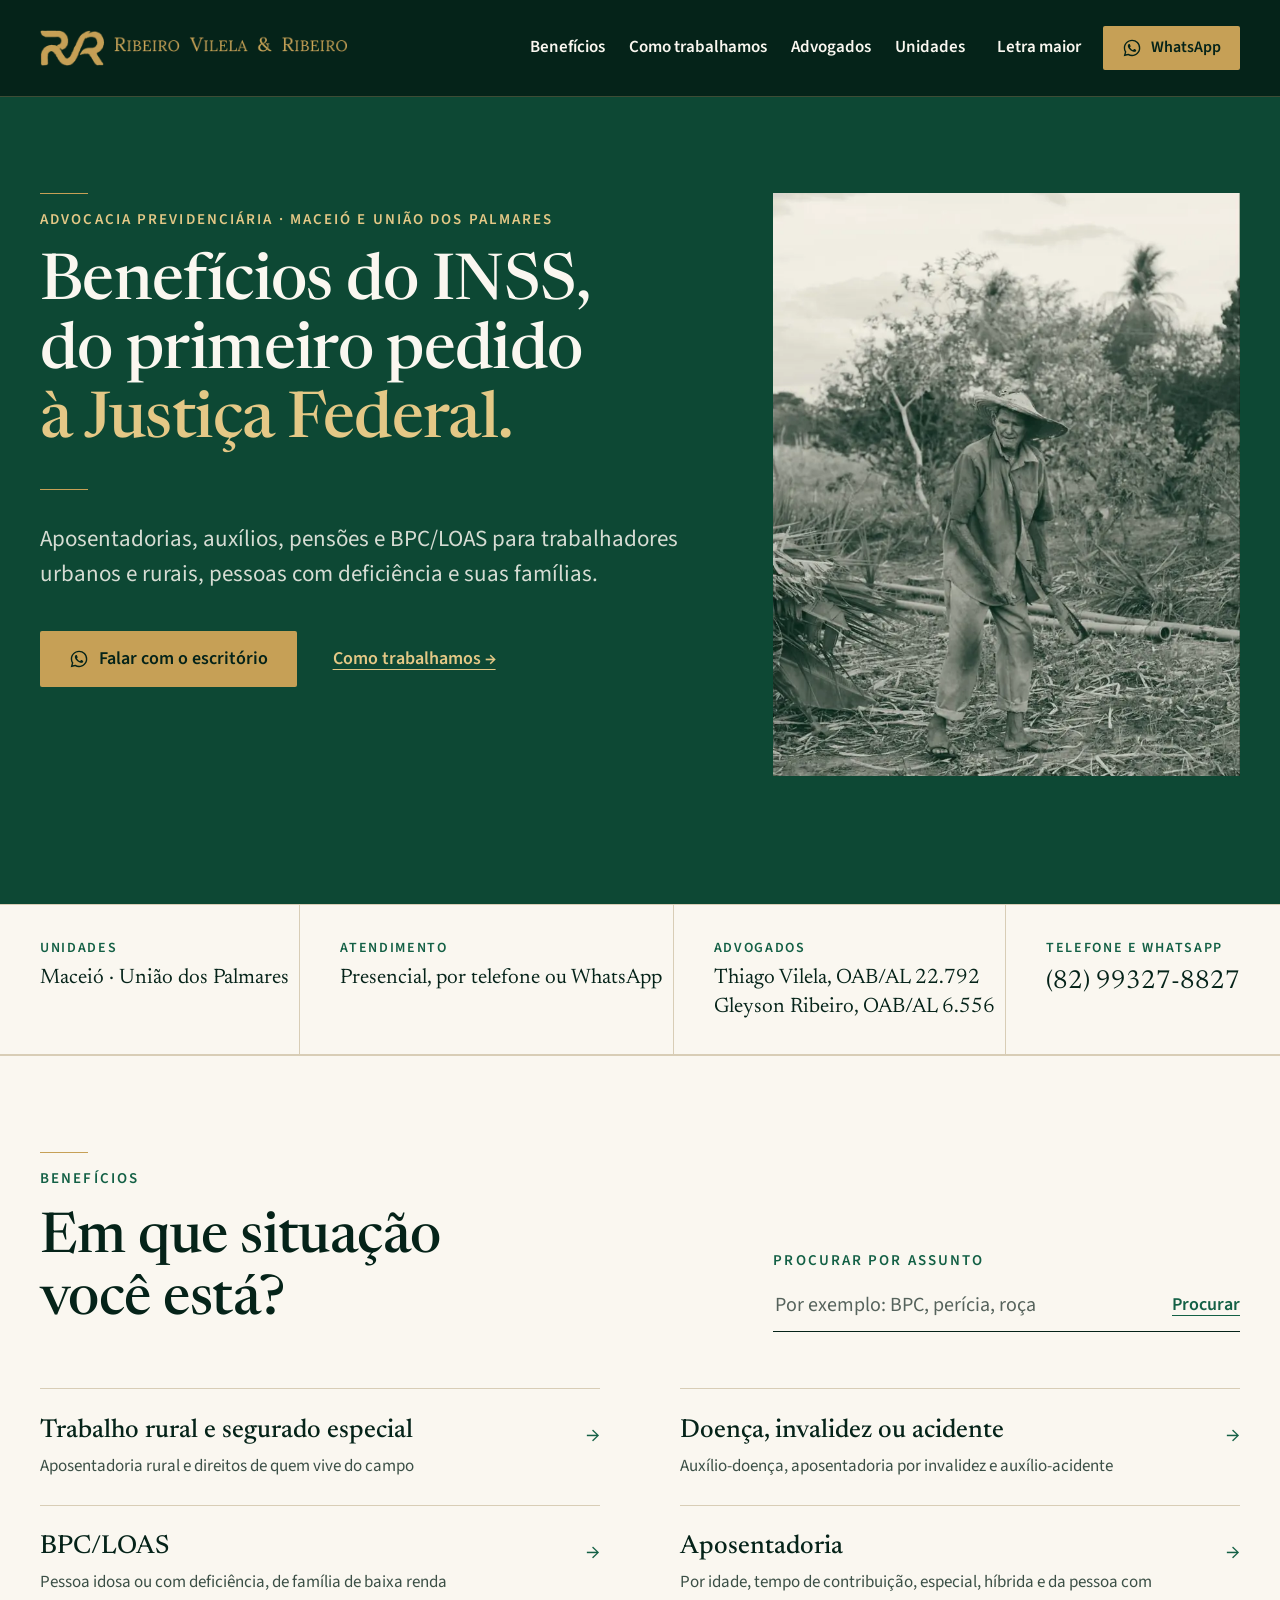
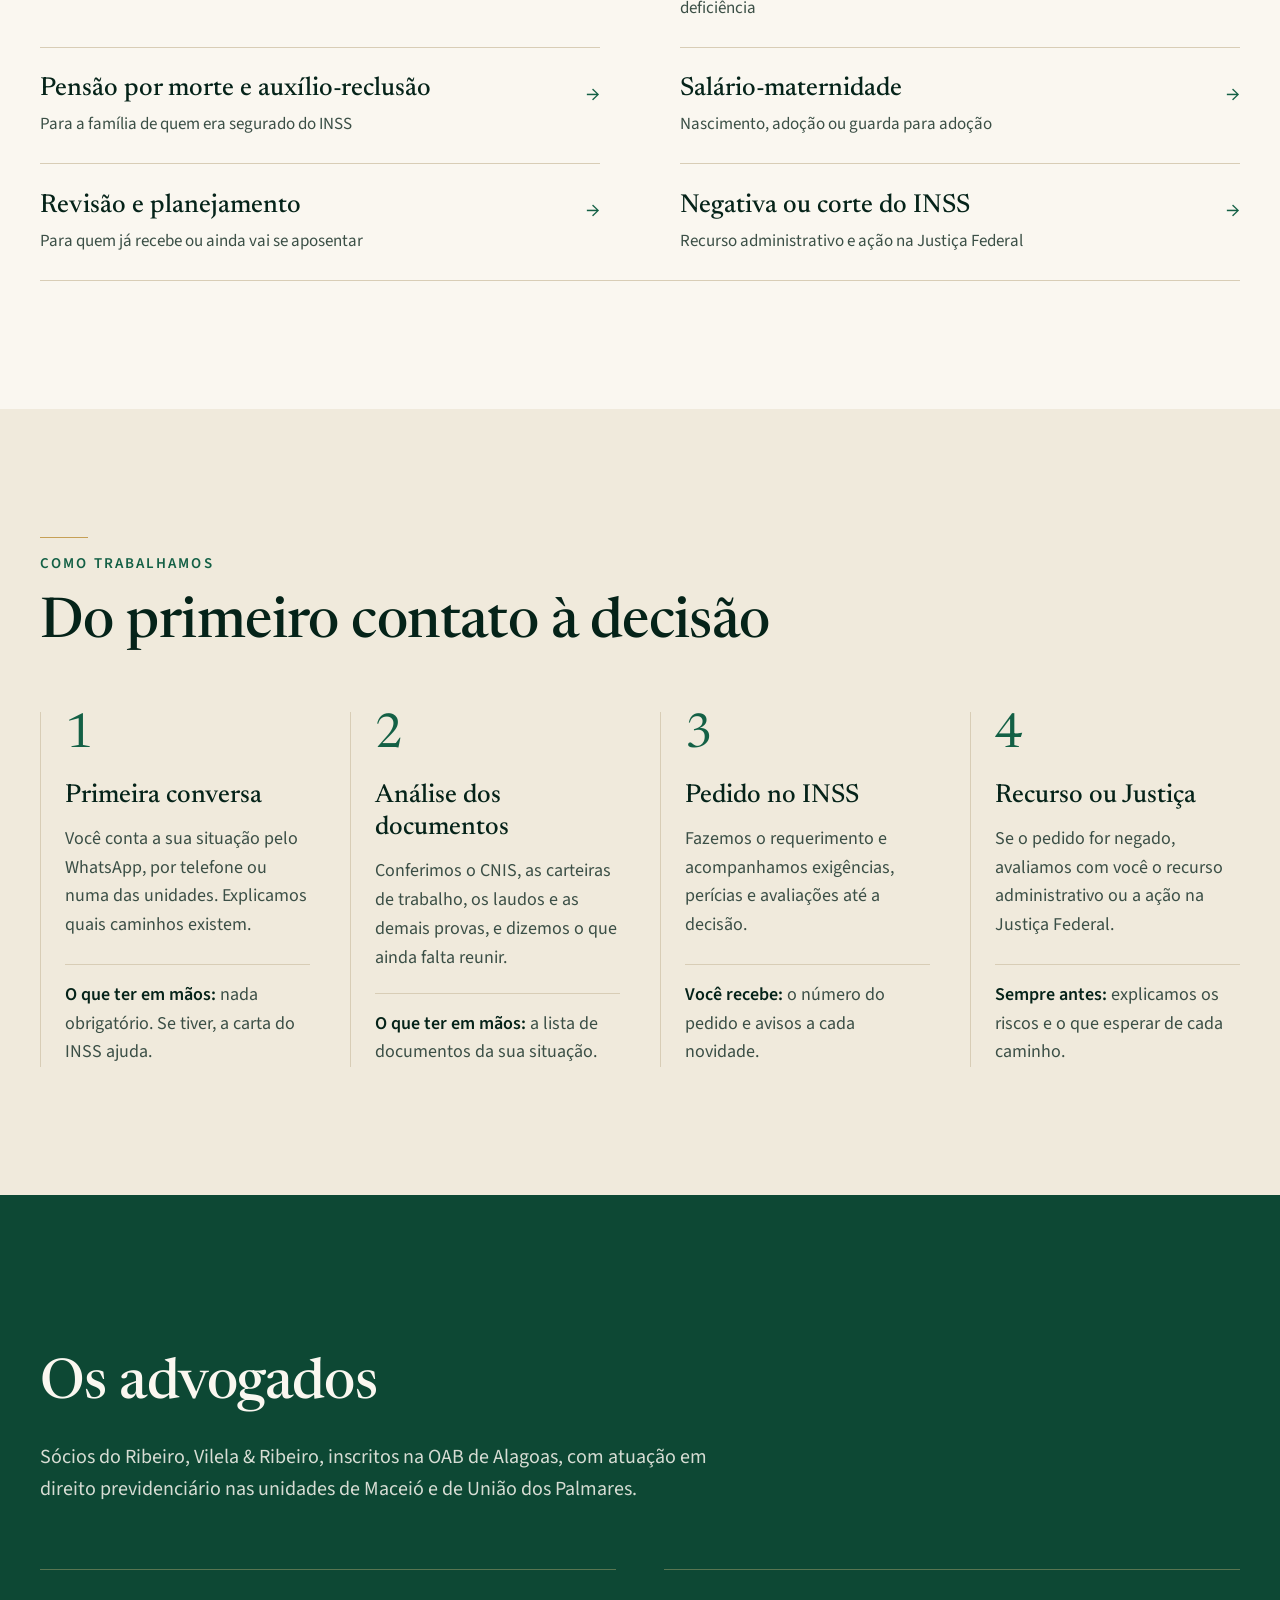
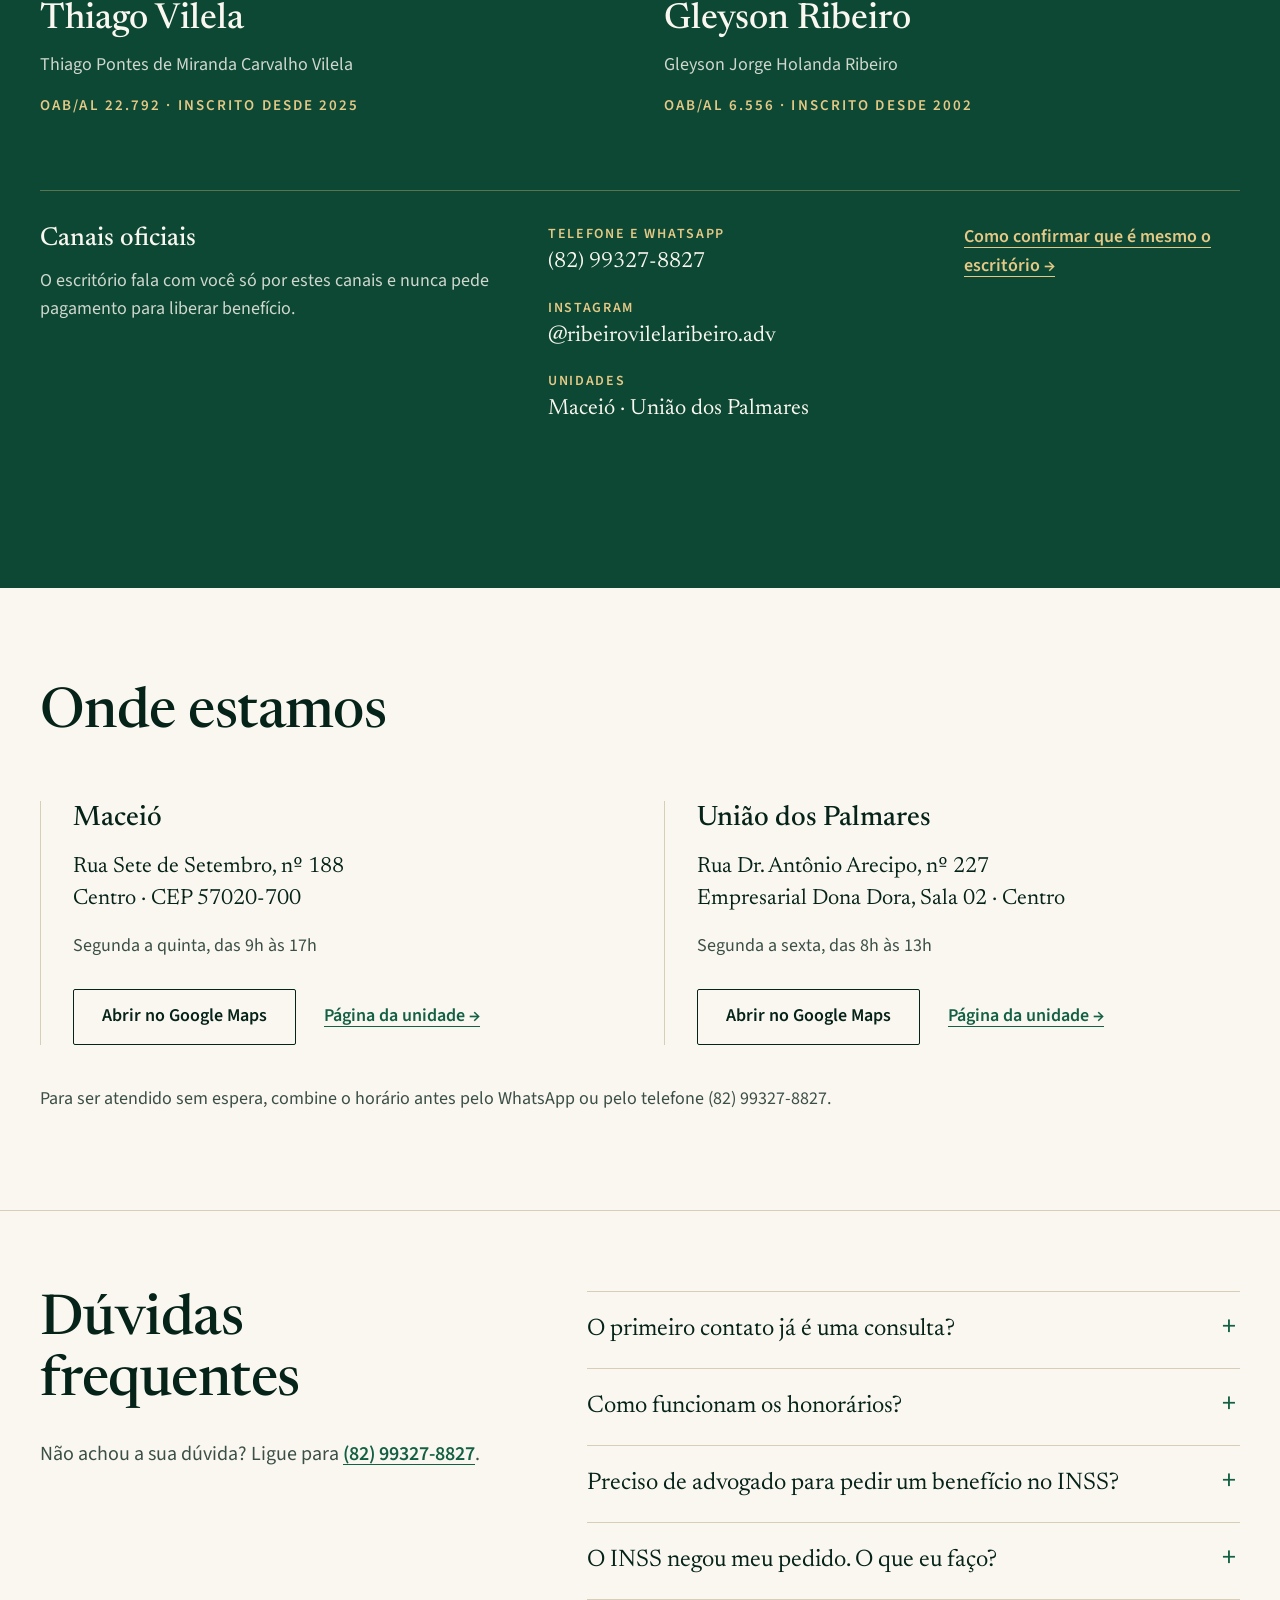
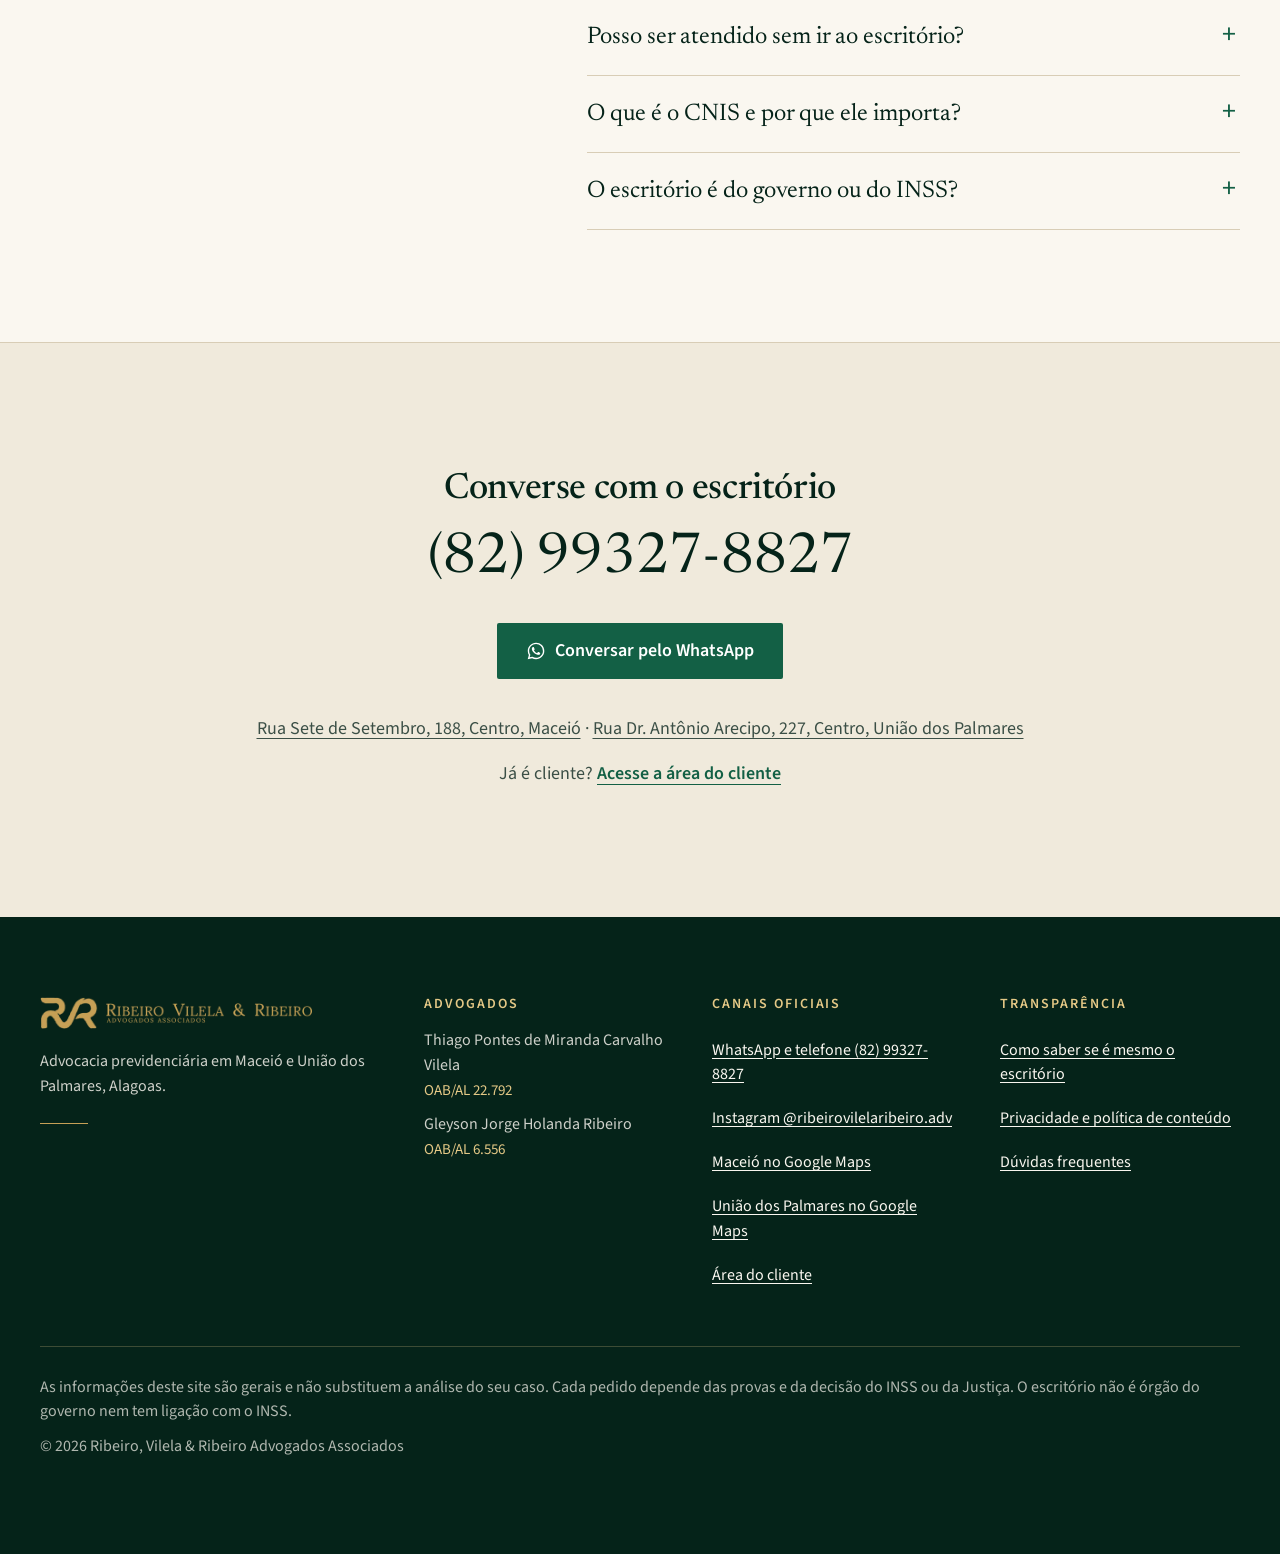
<file: index.html>
<!doctype html>
<html lang="pt-BR">
<head>
<meta charset="utf-8">
<meta name="viewport" content="width=device-width, initial-scale=1">
<title>Ribeiro, Vilela & Ribeiro · Advocacia Previdenciária em Maceió e União dos Palmares</title>
<meta name="description" content="Escritório de advocacia previdenciária em Maceió e União dos Palmares (AL). Aposentadorias, BPC/LOAS, auxílio-doença, pensão por morte, salário-maternidade, revisão e recursos contra negativas do INSS.">
<meta name="theme-color" content="#052319">
<link rel="canonical" href="https://ribeirovilelaribeiro.com.br/">
<link rel="icon" href="/favicon.ico" sizes="any">
<link rel="icon" type="image/png" href="/img/favicon.png">
<link rel="apple-touch-icon" href="/img/apple-touch-icon.png">
<meta property="og:type" content="website">
<meta property="og:locale" content="pt_BR">
<meta property="og:site_name" content="Ribeiro, Vilela & Ribeiro">
<meta property="og:title" content="Ribeiro, Vilela & Ribeiro · Advocacia Previdenciária em Maceió e União dos Palmares">
<meta property="og:description" content="Escritório de advocacia previdenciária em Maceió e União dos Palmares (AL). Aposentadorias, BPC/LOAS, auxílio-doença, pensão por morte, salário-maternidade, revisão e recursos contra negativas do INSS.">
<meta property="og:url" content="https://ribeirovilelaribeiro.com.br/">
<meta property="og:image" content="https://ribeirovilelaribeiro.com.br/img/og.jpg">
<meta property="og:image:width" content="1200">
<meta property="og:image:height" content="630">
<meta name="twitter:card" content="summary_large_image">
<link rel="preconnect" href="https://fonts.googleapis.com">
<link rel="preconnect" href="https://fonts.gstatic.com" crossorigin>
<link href="https://fonts.googleapis.com/css2?family=Newsreader:opsz,wght@6..72,400;6..72,500;6..72,600&family=Source+Sans+3:wght@400;600&display=swap" rel="stylesheet">
<link rel="stylesheet" href="/assets/site.css">
<script>
  // Preferências de leitura antes de desenhar a página (evita piscar).
  (function () {
    var h = document.documentElement;
    h.classList.add("js");
    try {
      var e = localStorage.getItem("rvr-escala"); if (e) h.style.setProperty("--escala", e);
      if (localStorage.getItem("rvr-contraste") === "1") h.setAttribute("data-contraste", "");
    } catch (err) {}
  })();
</script>
<script type="application/ld+json">
{
  "@context": "https://schema.org",
  "@graph": [
    {
      "@type": "LegalService",
      "@id": "https://ribeirovilelaribeiro.com.br/#escritorio",
      "name": "Ribeiro, Vilela & Ribeiro Advogados Associados",
      "url": "https://ribeirovilelaribeiro.com.br/",
      "logo": "https://ribeirovilelaribeiro.com.br/img/logo-verde.png",
      "image": "https://ribeirovilelaribeiro.com.br/img/og.jpg",
      "description": "Advocacia previdenciária: aposentadorias, benefícios por incapacidade, BPC/LOAS, pensão por morte, salário-maternidade, revisão e planejamento previdenciário.",
      "telephone": "+55 82 99327-8827",
      "areaServed": [
        "Maceió",
        "União dos Palmares",
        "Alagoas"
      ],
      "sameAs": [
        "https://www.instagram.com/ribeirovilelaribeiro.adv/"
      ],
      "address": {
        "@type": "PostalAddress",
        "streetAddress": "Rua Sete de Setembro, 188, Centro",
        "addressLocality": "Maceió",
        "addressRegion": "AL",
        "postalCode": "57020-700",
        "addressCountry": "BR"
      },
      "employee": [
        {
          "@type": "Person",
          "name": "Thiago Pontes de Miranda Carvalho Vilela",
          "jobTitle": "Advogado, OAB/AL 22.792"
        },
        {
          "@type": "Person",
          "name": "Gleyson Jorge Holanda Ribeiro",
          "jobTitle": "Advogado, OAB/AL 6.556"
        }
      ],
      "department": [
        {
          "@id": "https://ribeirovilelaribeiro.com.br/maceio#unidade"
        },
        {
          "@id": "https://ribeirovilelaribeiro.com.br/uniao-dos-palmares#unidade"
        }
      ]
    },
    {
      "@type": "LegalService",
      "@id": "https://ribeirovilelaribeiro.com.br/maceio#unidade",
      "name": "Ribeiro, Vilela & Ribeiro Advogados Associados · Maceió",
      "url": "https://ribeirovilelaribeiro.com.br/maceio",
      "image": "https://ribeirovilelaribeiro.com.br/img/og.jpg",
      "telephone": "+55 82 99327-8827",
      "address": {
        "@type": "PostalAddress",
        "streetAddress": "Rua Sete de Setembro, 188, Centro",
        "addressLocality": "Maceió",
        "addressRegion": "AL",
        "postalCode": "57020-700",
        "addressCountry": "BR"
      },
      "openingHoursSpecification": [
        {
          "@type": "OpeningHoursSpecification",
          "dayOfWeek": [
            "Monday",
            "Tuesday",
            "Wednesday",
            "Thursday"
          ],
          "opens": "09:00",
          "closes": "17:00"
        }
      ]
    },
    {
      "@type": "LegalService",
      "@id": "https://ribeirovilelaribeiro.com.br/uniao-dos-palmares#unidade",
      "name": "Ribeiro, Vilela & Ribeiro Advogados Associados · União dos Palmares",
      "url": "https://ribeirovilelaribeiro.com.br/uniao-dos-palmares",
      "image": "https://ribeirovilelaribeiro.com.br/img/og.jpg",
      "telephone": "+55 82 99327-8827",
      "address": {
        "@type": "PostalAddress",
        "streetAddress": "Rua Dr. Antônio Arecipo, 227, Empresarial Dona Dora, Sala 02, Centro",
        "addressLocality": "União dos Palmares",
        "addressRegion": "AL",
        "postalCode": "57800-000",
        "addressCountry": "BR"
      },
      "openingHoursSpecification": [
        {
          "@type": "OpeningHoursSpecification",
          "dayOfWeek": [
            "Monday",
            "Tuesday",
            "Wednesday",
            "Thursday",
            "Friday"
          ],
          "opens": "08:00",
          "closes": "13:00"
        }
      ]
    }
  ]
}
</script>
<script type="application/ld+json">
{
  "@context": "https://schema.org",
  "@type": "FAQPage",
  "mainEntity": [
    {
      "@type": "Question",
      "name": "O primeiro contato já é uma consulta?",
      "acceptedAnswer": {
        "@type": "Answer",
        "text": "A primeira conversa serve para entender a sua situação e explicar os caminhos possíveis. Os honorários só entram na conversa se você decidir seguir, e são combinados antes, por escrito."
      }
    },
    {
      "@type": "Question",
      "name": "Como funcionam os honorários?",
      "acceptedAnswer": {
        "@type": "Answer",
        "text": "Os honorários são explicados e combinados por escrito, em contrato, antes de qualquer contratação. Nada é cobrado sem que você saiba antes."
      }
    },
    {
      "@type": "Question",
      "name": "Preciso de advogado para pedir um benefício no INSS?",
      "acceptedAnswer": {
        "@type": "Answer",
        "text": "Não é obrigatório. O pedido pode ser feito pelo Meu INSS ou pelo telefone 135, e o INSS não cobra para receber o pedido. O acompanhamento de um advogado ajuda a escolher o benefício certo, reunir as provas antes e evitar negativa por falta de documento."
      }
    },
    {
      "@type": "Question",
      "name": "O INSS negou meu pedido. O que eu faço?",
      "acceptedAnswer": {
        "@type": "Answer",
        "text": "A negativa não encerra o assunto. Cabe recurso administrativo ou ação na Justiça Federal, conforme o caso. O recurso tem prazo, por isso procure orientação logo que a carta de indeferimento chegar."
      }
    },
    {
      "@type": "Question",
      "name": "Posso ser atendido sem ir ao escritório?",
      "acceptedAnswer": {
        "@type": "Answer",
        "text": "A primeira conversa pode ser pelo WhatsApp ou por telefone. Os passos seguintes, como a entrega de documentos e a assinatura, são combinados com você. Se vier ao escritório, pode vir acompanhado de um familiar."
      }
    },
    {
      "@type": "Question",
      "name": "O que é o CNIS e por que ele importa?",
      "acceptedAnswer": {
        "@type": "Answer",
        "text": "É o cadastro do INSS com os seus vínculos de trabalho e contribuições. Vínculos faltando ou errados diminuem o tempo de contribuição e podem mudar o valor do benefício. Conferir e corrigir esse cadastro costuma ser o primeiro passo."
      }
    },
    {
      "@type": "Question",
      "name": "O escritório é do governo ou do INSS?",
      "acceptedAnswer": {
        "@type": "Answer",
        "text": "Não. O Ribeiro, Vilela & Ribeiro é um escritório de advocacia particular, formado por advogados inscritos na OAB de Alagoas. Não é órgão do governo e não tem ligação com o INSS. Veja como confirmar que é mesmo o escritório ."
      }
    }
  ]
}
</script>
</head>
<body>

<nav class="pular" aria-label="Atalhos">
  <a href="#conteudo">Ir para o conteúdo</a>
  <a href="#menu">Ir para o menu</a>
  <a href="#rodape">Ir para o rodapé</a>
</nav>

<header class="topo">
  <div class="topo-in">
    <a class="marca" href="/" aria-label="Ribeiro, Vilela & Ribeiro, página inicial">
      <picture>
        <source srcset="/img/logo-cabecalho-ouro-720.webp" type="image/webp">
        <img src="/img/logo-cabecalho-ouro-720.png" alt="Ribeiro, Vilela & Ribeiro Advogados Associados" width="720" height="86">
      </picture>
    </a>
    <button class="menu-btn" type="button" aria-expanded="false" aria-controls="menu">Menu</button>
    <div class="menu" id="menu">
      <nav class="menu-links" aria-label="Seções do site">
        <a href="/#beneficios">Benefícios</a>
        <a href="/#como-trabalhamos">Como trabalhamos</a>
        <a href="/#advogados">Advogados</a>
        <a href="/#unidades">Unidades</a>
      </nav>
      <div class="menu-acoes">
        <div class="acess">
          <button type="button" class="link-topo" aria-expanded="false" aria-controls="acess-painel" data-acess-btn>Letra maior</button>
          <div class="acess-painel" id="acess-painel" hidden>
            <p class="acess-tit">Tamanho do texto</p>
            <div class="acess-linha">
              <button type="button" data-fonte="-1" aria-label="Diminuir o tamanho do texto">A−</button>
              <button type="button" data-fonte="0" aria-label="Tamanho normal do texto">A</button>
              <button type="button" data-fonte="1" aria-label="Aumentar o tamanho do texto">A+</button>
            </div>
            <button type="button" class="acess-opcao" data-contraste-btn aria-pressed="false">Alto contraste</button>
            <button type="button" class="acess-opcao" data-ouvir aria-pressed="false"><span>Ouvir esta página</span></button>
            <button type="button" class="acess-opcao" data-libras>Tradução em Libras</button>
          </div>
        </div>
        <a class="btn btn-ouro btn-peq" href="https://wa.me/5582993278827?text=Ol%C3%A1!%20Vim%20pelo%20site%20e%20gostaria%20de%20uma%20orienta%C3%A7%C3%A3o%20sobre%20um%20benef%C3%ADcio%20do%20INSS." target="_blank" rel="noopener">
          <svg aria-hidden="true" viewBox="0 0 24 24"><use href="#i-whats"/></svg> WhatsApp
        </a>
      </div>
    </div>
  </div>
</header>

<main id="conteudo" tabindex="-1">
<!-- ABERTURA -->
<section class="hero">
  <div class="hero-in">
    <div class="hero-texto">
      <p class="rotulo rotulo-claro">Advocacia previdenciária · Maceió e União dos Palmares</p>
      <h1>Benefícios do INSS,<br> do primeiro pedido<br> <em>à Justiça Federal.</em></h1>
      <span class="filete-ouro" aria-hidden="true"></span>
      <p class="hero-lead">Aposentadorias, auxílios, pensões e BPC/LOAS para trabalhadores urbanos e rurais, pessoas com deficiência e suas famílias.</p>
      <div class="hero-acoes">
        <a class="btn btn-ouro" href="https://wa.me/5582993278827?text=Ol%C3%A1!%20Vim%20pelo%20site%20e%20gostaria%20de%20uma%20orienta%C3%A7%C3%A3o%20sobre%20um%20benef%C3%ADcio%20do%20INSS." target="_blank" rel="noopener">
          <svg aria-hidden="true" viewBox="0 0 24 24"><use href="#i-whats"/></svg> Falar com o escritório
        </a>
        <a class="link link-claro" href="#como-trabalhamos">Como trabalhamos →</a>
      </div>
    </div>
    <figure class="hero-foto">
      <picture>
        <source srcset="/img/fotos/rural-pb-720.webp 720w, /img/fotos/rural-pb-1080.webp 1080w" sizes="(max-width: 1024px) 100vw, 40vw" type="image/webp">
        <img src="/img/fotos/rural-pb-1080.jpg" srcset="/img/fotos/rural-pb-720.jpg 720w, /img/fotos/rural-pb-1080.jpg 1080w" sizes="(max-width: 1024px) 100vw, 40vw" alt="Trabalhador rural de chapéu de palha" width="1080" height="1350" loading="lazy">
      </picture>
    </figure>
  </div>
</section>

<!-- FICHA DO ESCRITÓRIO -->
<section class="ficha" aria-label="Dados do escritório">
  <dl class="ficha-in">
    <div><dt>Unidades</dt><dd>Maceió · União dos Palmares</dd></div>
    <div><dt>Atendimento</dt><dd>Presencial, por telefone ou WhatsApp</dd></div>
    <div><dt>Advogados</dt><dd>Thiago Vilela, OAB/AL 22.792<br>Gleyson Ribeiro, OAB/AL 6.556</dd></div>
    <div><dt>Telefone e WhatsApp</dt><dd class="ficha-tel"><a href="tel:+5582993278827">(82) 99327-8827</a></dd></div>
  </dl>
</section>

<!-- no celular, a foto vem depois da ficha, para o telefone e a OAB aparecerem logo (auditoria de 28/10/2026) -->
<figure class="foto-celular" aria-hidden="true">
  <picture>
    <source srcset="/img/fotos/rural-pb-720.webp" type="image/webp">
    <img src="/img/fotos/rural-pb-720.jpg" alt="" width="720" height="900" loading="lazy">
  </picture>
</figure>

<!-- BENEFÍCIOS -->
<section class="secao" id="beneficios" aria-labelledby="beneficios-tit">
  <div class="secao-in">
    <div class="cab-duplo">
      <div>
        <p class="rotulo">Benefícios</p>
        <h2 id="beneficios-tit">Em que situação você está?</h2>
      </div>
      <div class="busca">
        <form class="busca-campo" role="search" data-busca-form>
          <label for="busca">Procurar por assunto</label>
          <div class="busca-linha">
            <input id="busca" type="search" placeholder="Por exemplo: BPC, perícia, roça" autocomplete="off">
            <button type="submit" class="link">Procurar</button>
          </div>
        </form>
        <p class="busca-resultado" aria-live="polite" data-busca-resultado></p>
      </div>
    </div>

    <ol class="indice">
      <li><a class="item" href="/beneficios/trabalhador-rural" data-momento="m-roca"
        data-busca="roça roca rural campo lavrador agricultor segurado especial sindicato pescador aposentadoria rural">
        <span class="item-txt"><strong>Trabalho rural e segurado especial</strong><small>Aposentadoria rural e direitos de quem vive do campo</small></span>
        <span class="item-seta" aria-hidden="true">→</span>
      </a></li>
      <li><a class="item" href="/beneficios/auxilio-doenca-e-invalidez" data-momento="m-doenca"
        data-busca="doença doente acidente incapacidade auxílio-doença auxilio doenca invalidez auxílio-acidente perícia pericia laudo trabalhar">
        <span class="item-txt"><strong>Doença, invalidez ou acidente</strong><small>Auxílio-doença, aposentadoria por invalidez e auxílio-acidente</small></span>
        <span class="item-seta" aria-hidden="true">→</span>
      </a></li>
      <li><a class="item" href="/beneficios/bpc-loas" data-momento="m-bpc"
        data-busca="bpc loas idoso idosa deficiência deficiencia baixa renda cadúnico cadunico assistencial">
        <span class="item-txt"><strong>BPC/LOAS</strong><small>Pessoa idosa ou com deficiência, de família de baixa renda</small></span>
        <span class="item-seta" aria-hidden="true">→</span>
      </a></li>
      <li><a class="item" href="/beneficios/aposentadoria" data-momento="m-apos"
        data-busca="idade aposentar aposentadoria tempo contribuição contribuicao especial insalubre perigosa híbrida hibrida deficiência transição">
        <span class="item-txt"><strong>Aposentadoria</strong><small>Por idade, tempo de contribuição, especial, híbrida e da pessoa com deficiência</small></span>
        <span class="item-seta" aria-hidden="true">→</span>
      </a></li>
      <li><a class="item" href="/beneficios/pensao-por-morte" data-momento="m-pensao"
        data-busca="pensão pensao morte faleceu falecimento viúva viuva viúvo união estável uniao reclusão reclusao preso prisão">
        <span class="item-txt"><strong>Pensão por morte e auxílio-reclusão</strong><small>Para a família de quem era segurado do INSS</small></span>
        <span class="item-seta" aria-hidden="true">→</span>
      </a></li>
      <li><a class="item" href="/beneficios/salario-maternidade" data-momento="m-mater"
        data-busca="salário-maternidade salario maternidade bebê bebe gravidez grávida gravida parto adoção adocao guarda mãe mae pai">
        <span class="item-txt"><strong>Salário-maternidade</strong><small>Nascimento, adoção ou guarda para adoção</small></span>
        <span class="item-seta" aria-hidden="true">→</span>
      </a></li>
      <li><a class="item" href="/beneficios/revisao-e-planejamento" data-momento="m-revisao"
        data-busca="revisão revisao aposentado valor errado cnis planejamento planejar carta de concessão">
        <span class="item-txt"><strong>Revisão e planejamento</strong><small>Para quem já recebe ou ainda vai se aposentar</small></span>
        <span class="item-seta" aria-hidden="true">→</span>
      </a></li>
      <li><a class="item" href="/beneficios/negativa-do-inss" data-momento="m-negou"
        data-busca="negou negado negada negativa indeferido indeferimento recurso justiça justica federal ação acao processo cortado cessado">
        <span class="item-txt"><strong>Negativa ou corte do INSS</strong><small>Recurso administrativo e ação na Justiça Federal</small></span>
        <span class="item-seta" aria-hidden="true">→</span>
      </a></li>
    </ol>
  </div>
</section>

<!-- DETALHE DE CADA SITUAÇÃO (abre por cima da página) -->
<dialog class="janela janela-momento" id="janela-momento" aria-labelledby="momento-tit">
  <form method="dialog" class="janela-fechar"><button aria-label="Fechar">×</button></form>

  <article class="momento-art" id="m-roca" hidden>
    <p class="rotulo">Aposentadoria rural e outros benefícios do segurado especial</p>
    <h2>Trabalho rural e segurado especial</h2>
    <div class="momento-grade">
      <div>
        <h3>Quem pode ter direito</h3>
        <p>Quem trabalha no campo em regime de economia familiar, o chamado segurado especial, pode ter direito a benefícios do INSS mesmo sem ter pago carnê. O que conta é provar o tempo de atividade rural.</p>
        <h3>Próximo passo</h3>
        <p>Montamos a autodeclaração e organizamos as provas por período. Quando os documentos não bastam, a prova pode ser completada com testemunhas.</p>
      </div>
      <div>
        <h3>Documentos para separar</h3>
        <ul class="lista-docs">
          <li>Documento com foto e CPF</li>
          <li>Certidões de casamento e de nascimento dos filhos que indiquem a profissão de lavrador ou agricultor</li>
          <li>Notas de venda da produção, ITR, CCIR, contrato de arrendamento ou comodato</li>
          <li>Declaração do sindicato rural e cadastro da agricultura familiar (CAF)</li>
          <li>Fichas de escola, posto de saúde ou outros papéis que mostrem a moradia no campo</li>
        </ul>
      </div>
    </div>
    <p class="momento-pagina"><a class="link" href="/beneficios/trabalhador-rural">Abrir esta orientação em página própria →</a></p>
  </article>

  <article class="momento-art" id="m-doenca" hidden>
    <p class="rotulo">Auxílio-doença, aposentadoria por invalidez e auxílio-acidente</p>
    <h2>Doença, invalidez ou acidente</h2>
    <div class="momento-grade">
      <div>
        <h3>Quem pode ter direito</h3>
        <p>Quem é segurado do INSS, ou seja, contribui ou contribuiu há pouco tempo, e ficou sem condições de trabalhar por doença ou acidente. Quem ficou com sequela de acidente que reduz a capacidade de trabalho pode ter direito ao auxílio-acidente.</p>
        <h3>Próximo passo</h3>
        <p>O INSS marca uma perícia médica. Ajudamos a organizar a documentação médica antes dela, porque é o que o perito vai analisar.</p>
      </div>
      <div>
        <h3>Documentos para separar</h3>
        <ul class="lista-docs">
          <li>Documento com foto e CPF</li>
          <li>Laudos e atestados médicos, de preferência com o CID da doença</li>
          <li>Exames, receitas e relatórios de internação</li>
          <li>Carteira de trabalho ou carnês de contribuição</li>
          <li>Carta do INSS, se o pedido já tiver sido feito</li>
        </ul>
      </div>
    </div>
    <p class="momento-pagina"><a class="link" href="/beneficios/auxilio-doenca-e-invalidez">Abrir esta orientação em página própria →</a></p>
  </article>

  <article class="momento-art" id="m-bpc" hidden>
    <p class="rotulo">Benefício assistencial</p>
    <h2>BPC/LOAS</h2>
    <div class="momento-grade">
      <div>
        <h3>Quem pode ter direito</h3>
        <p>A pessoa com 65 anos ou mais, ou a pessoa com deficiência de longo prazo, de qualquer idade, cuja família tem renda baixa pelos critérios da lei. Não é preciso ter contribuído para o INSS.</p>
        <h3>Próximo passo</h3>
        <p>O INSS faz uma avaliação social e, no caso de deficiência, também uma perícia. Ajudamos a preparar as duas etapas.</p>
      </div>
      <div>
        <h3>Documentos para separar</h3>
        <ul class="lista-docs">
          <li>Inscrição no CadÚnico atualizada, que é obrigatória</li>
          <li>Documento com foto e CPF de todas as pessoas da casa</li>
          <li>Comprovante de residência</li>
          <li>Laudos, exames e relatórios médicos, no caso de deficiência</li>
          <li>Comprovantes de renda e de gastos da família, se houver</li>
        </ul>
      </div>
    </div>
    <p class="momento-pagina"><a class="link" href="/beneficios/bpc-loas">Abrir esta orientação em página própria →</a></p>
  </article>

  <article class="momento-art" id="m-apos" hidden>
    <p class="rotulo">Por idade, por tempo de contribuição, especial, híbrida e da pessoa com deficiência</p>
    <h2>Aposentadoria</h2>
    <div class="momento-grade">
      <div>
        <h3>Quem pode ter direito</h3>
        <p>Quem atinge a idade mínima e o tempo de contribuição definidos em lei, ou se encaixa numa das regras de transição. Quem trabalhou exposto a agentes nocivos à saúde, ou tem deficiência, pode ter regras próprias.</p>
        <h3>Próximo passo</h3>
        <p>Analisamos o seu CNIS, o cadastro de contribuições do INSS, para conferir se está completo e descobrir qual regra é a melhor para você.</p>
      </div>
      <div>
        <h3>Documentos para separar</h3>
        <ul class="lista-docs">
          <li>Documento com foto e CPF</li>
          <li>Todas as carteiras de trabalho, inclusive as antigas</li>
          <li>Carnês e comprovantes de contribuição</li>
          <li>PPP e laudos da empresa, se trabalhou em atividade insalubre ou perigosa</li>
          <li>Documentos de trabalho rural, se já trabalhou na roça</li>
        </ul>
      </div>
    </div>
    <p class="momento-pagina"><a class="link" href="/beneficios/aposentadoria">Abrir esta orientação em página própria →</a></p>
  </article>

  <article class="momento-art" id="m-pensao" hidden>
    <p class="rotulo">Para a família de quem era segurado do INSS</p>
    <h2>Pensão por morte e auxílio-reclusão</h2>
    <div class="momento-grade">
      <div>
        <h3>Quem pode ter direito</h3>
        <p>Os dependentes de quem era segurado do INSS: cônjuge ou companheiro, filhos e, em alguns casos, pais ou irmãos. Na união estável, é preciso provar a convivência.</p>
        <h3>Próximo passo</h3>
        <p>Conferimos se a pessoa ainda era segurada e organizamos as provas da dependência antes de fazer o pedido.</p>
      </div>
      <div>
        <h3>Documentos para separar</h3>
        <ul class="lista-docs">
          <li>Certidão de óbito ou certidão de recolhimento à prisão</li>
          <li>Certidão de casamento ou de nascimento dos filhos</li>
          <li>Provas de união estável: mesmo endereço, conta conjunta, filhos em comum, fotos</li>
          <li>Carteira de trabalho e documentos de contribuição de quem faleceu ou foi preso</li>
          <li>Documento com foto e CPF de quem vai pedir</li>
        </ul>
      </div>
    </div>
    <p class="momento-pagina"><a class="link" href="/beneficios/pensao-por-morte">Abrir esta orientação em página própria →</a></p>
  </article>

  <article class="momento-art" id="m-mater" hidden>
    <p class="rotulo">Nascimento, adoção ou guarda para adoção</p>
    <h2>Salário-maternidade</h2>
    <div class="momento-grade">
      <div>
        <h3>Quem pode ter direito</h3>
        <p>Empregadas, autônomas, MEI, trabalhadoras rurais e também quem está desempregada mas ainda mantém a qualidade de segurada. Na adoção ou guarda para adoção, o pai também pode ter direito.</p>
        <h3>Próximo passo</h3>
        <p>Verificamos se a qualidade de segurada estava mantida na data do parto ou da adoção e fazemos o pedido.</p>
      </div>
      <div>
        <h3>Documentos para separar</h3>
        <ul class="lista-docs">
          <li>Certidão de nascimento da criança ou termo de guarda ou adoção</li>
          <li>Documento com foto e CPF</li>
          <li>Carteira de trabalho ou comprovantes de contribuição</li>
          <li>Provas do trabalho no campo, no caso de trabalhadora rural</li>
        </ul>
      </div>
    </div>
    <p class="momento-pagina"><a class="link" href="/beneficios/salario-maternidade">Abrir esta orientação em página própria →</a></p>
  </article>

  <article class="momento-art" id="m-revisao" hidden>
    <p class="rotulo">Para quem já recebe ou ainda vai se aposentar</p>
    <h2>Revisão e planejamento</h2>
    <div class="momento-grade">
      <div>
        <h3>Quem pode ter direito</h3>
        <p>Quem já recebe e desconfia que o valor ficou errado, por exemplo por vínculos que faltaram no cálculo. E quem ainda vai se aposentar e quer saber quando e como fazer o pedido.</p>
        <h3>Próximo passo</h3>
        <p>Algumas revisões têm prazo e outras não cabem mais. A análise da carta de concessão e do CNIS mostra se existe algo a corrigir.</p>
      </div>
      <div>
        <h3>Documentos para separar</h3>
        <ul class="lista-docs">
          <li>Carta de concessão do benefício</li>
          <li>Extrato do CNIS, que pode ser tirado no Meu INSS</li>
          <li>Carteiras de trabalho e carnês</li>
        </ul>
      </div>
    </div>
    <p class="momento-pagina"><a class="link" href="/beneficios/revisao-e-planejamento">Abrir esta orientação em página própria →</a></p>
  </article>

  <article class="momento-art" id="m-negou" hidden>
    <p class="rotulo">Recurso administrativo e ação na Justiça Federal</p>
    <h2>Negativa ou corte do INSS</h2>
    <div class="momento-grade">
      <div>
        <h3>O que pode ser feito</h3>
        <p>A negativa não encerra o assunto. Conforme o caso, cabe recurso no próprio INSS ou ação na Justiça Federal. O recurso tem prazo curto, por isso procure orientação logo que a carta chegar.</p>
        <h3>Próximo passo</h3>
        <p>Lemos o motivo da negativa no processo do INSS e indicamos o caminho mais adequado para o seu caso.</p>
      </div>
      <div>
        <h3>Documentos para separar</h3>
        <ul class="lista-docs">
          <li>Carta de indeferimento ou de cessação do benefício</li>
          <li>Número do pedido (protocolo) no INSS</li>
          <li>Todos os documentos que foram apresentados no pedido</li>
          <li>Laudos e exames novos, se o caso for de saúde</li>
        </ul>
      </div>
    </div>
    <p class="momento-pagina"><a class="link" href="/beneficios/negativa-do-inss">Abrir esta orientação em página própria →</a></p>
  </article>

  <div class="janela-acoes">
    <a class="btn btn-verde" href="https://wa.me/5582993278827?text=Ol%C3%A1!%20Vim%20pelo%20site%20e%20gostaria%20de%20uma%20orienta%C3%A7%C3%A3o%20sobre%20um%20benef%C3%ADcio%20do%20INSS." target="_blank" rel="noopener">
      <svg aria-hidden="true" viewBox="0 0 24 24"><use href="#i-whats"/></svg> Falar com o escritório
    </a>
    <button type="button" class="btn btn-contorno" data-imprimir>Imprimir a lista</button>
  </div>
</dialog>

<!-- COMO TRABALHAMOS -->
<section class="secao secao-pedra" id="como-trabalhamos" aria-labelledby="etapas-tit">
  <div class="secao-in">
    <p class="rotulo">Como trabalhamos</p>
    <h2 id="etapas-tit">Do primeiro contato à decisão</h2>
    <ol class="etapas">
      <li>
        <span class="etapa-n">1</span>
        <h3>Primeira conversa</h3>
        <p>Você conta a sua situação pelo WhatsApp, por telefone ou numa das unidades. Explicamos quais caminhos existem.</p>
        <p class="etapa-leve"><strong>O que ter em mãos:</strong> nada obrigatório. Se tiver, a carta do INSS ajuda.</p>
      </li>
      <li>
        <span class="etapa-n">2</span>
        <h3>Análise dos documentos</h3>
        <p>Conferimos o CNIS, as carteiras de trabalho, os laudos e as demais provas, e dizemos o que ainda falta reunir.</p>
        <p class="etapa-leve"><strong>O que ter em mãos:</strong> a lista de documentos da sua situação.</p>
      </li>
      <li>
        <span class="etapa-n">3</span>
        <h3>Pedido no INSS</h3>
        <p>Fazemos o requerimento e acompanhamos exigências, perícias e avaliações até a decisão.</p>
        <p class="etapa-leve"><strong>Você recebe:</strong> o número do pedido e avisos a cada novidade.</p>
      </li>
      <li>
        <span class="etapa-n">4</span>
        <h3>Recurso ou Justiça</h3>
        <p>Se o pedido for negado, avaliamos com você o recurso administrativo ou a ação na Justiça Federal.</p>
        <p class="etapa-leve"><strong>Sempre antes:</strong> explicamos os riscos e o que esperar de cada caminho.</p>
      </li>
    </ol>
  </div>
</section>

<!-- ADVOGADOS (única seção escura do meio) -->
<section class="escritorio" id="advogados" aria-labelledby="advogados-tit">
  <div class="secao-in">
    <h2 id="advogados-tit">Os advogados</h2>
    <p class="escritorio-intro">Sócios do Ribeiro, Vilela &amp; Ribeiro, inscritos na OAB de Alagoas, com atuação em direito previdenciário nas unidades de Maceió e de União dos Palmares.</p>
    <div class="advogados">
      <article class="advogado">
        <h3>Thiago Vilela</h3>
        <p class="advogado-nome">Thiago Pontes de Miranda Carvalho Vilela</p>
        <p class="oab">OAB/AL 22.792 · inscrito desde 2025</p>
      </article>
      <article class="advogado">
        <h3>Gleyson Ribeiro</h3>
        <p class="advogado-nome">Gleyson Jorge Holanda Ribeiro</p>
        <p class="oab">OAB/AL 6.556 · inscrito desde 2002</p>
      </article>
    </div>
    <div class="canais">
      <div>
        <h3>Canais oficiais</h3>
        <p>O escritório fala com você só por estes canais e nunca pede pagamento para liberar benefício.</p>
      </div>
      <dl>
        <div><dt>Telefone e WhatsApp</dt><dd><a href="tel:+5582993278827">(82) 99327-8827</a></dd></div>
        <div><dt>Instagram</dt><dd><a href="https://www.instagram.com/ribeirovilelaribeiro.adv/" target="_blank" rel="noopener">@ribeirovilelaribeiro.adv</a></dd></div>
        <div><dt>Unidades</dt><dd>Maceió · União dos Palmares</dd></div>
      </dl>
      <a class="link link-claro" href="/seguranca">Como confirmar que é mesmo o escritório →</a>
    </div>
  </div>
</section>

<!-- UNIDADES -->
<section class="secao" id="unidades" aria-labelledby="unidades-tit">
  <div class="secao-in">
    <h2 id="unidades-tit">Onde estamos</h2>
    <div class="unidades">
      <div class="unidade">
        <h3>Maceió</h3>
        <p class="unidade-end">Rua Sete de Setembro, nº&nbsp;188<br>Centro · CEP 57020-700</p>
        <p class="unidade-hora">Segunda a quinta, das 9h às 17h</p>
        <div class="unidade-acoes">
          <a class="btn btn-contorno" href="https://www.google.com/maps/search/?api=1&amp;query=Rua+Sete+de+Setembro+188+Centro+Macei%C3%B3+AL+57020-700" target="_blank" rel="noopener">Abrir no Google Maps</a>
          <a class="link" href="/maceio">Página da unidade →</a>
        </div>
      </div>
      <div class="unidade">
        <h3>União dos Palmares</h3>
        <p class="unidade-end">Rua Dr. Antônio Arecipo, nº&nbsp;227<br>Empresarial Dona Dora, Sala 02 · Centro</p>
        <p class="unidade-hora">Segunda a sexta, das 8h às 13h</p>
        <div class="unidade-acoes">
          <a class="btn btn-contorno" href="https://www.google.com/maps/search/?api=1&amp;query=Rua+Dr.+Ant%C3%B4nio+Arecipo+227+Centro+Uni%C3%A3o+dos+Palmares+AL+57800-000" target="_blank" rel="noopener">Abrir no Google Maps</a>
          <a class="link" href="/uniao-dos-palmares">Página da unidade →</a>
        </div>
      </div>
    </div>
    <p class="unidades-nota">Para ser atendido sem espera, combine o horário antes pelo WhatsApp ou pelo telefone (82) 99327-8827.</p>
  </div>
</section>

<!-- DÚVIDAS -->
<section class="secao" id="duvidas" aria-labelledby="duvidas-tit">
  <div class="secao-in duvidas-grade">
    <div class="duvidas-cab">
      <h2 id="duvidas-tit">Dúvidas frequentes</h2>
      <p>Não achou a sua dúvida? Ligue para <a href="tel:+5582993278827">(82) 99327-8827</a>.</p>
    </div>
    <div class="duvidas">
      <details data-busca="primeiro contato consulta conversa">
        <summary>O primeiro contato já é uma consulta?</summary>
        <p>A primeira conversa serve para entender a sua situação e explicar os caminhos possíveis. Os honorários só entram na conversa se você decidir seguir, e são combinados antes, por escrito.</p>
      </details>
      <details data-busca="honorários honorarios valor pagar pagamento contrato quanto custa">
        <summary>Como funcionam os honorários?</summary>
        <p>Os honorários são explicados e combinados por escrito, em contrato, antes de qualquer contratação. Nada é cobrado sem que você saiba antes.</p>
      </details>
      <details data-busca="advogado obrigatório meu inss 135 pedir sozinho">
        <summary>Preciso de advogado para pedir um benefício no INSS?</summary>
        <p>Não é obrigatório. O pedido pode ser feito pelo <a href="https://meu.inss.gov.br/" data-externo>Meu INSS</a> ou pelo telefone 135, e o INSS não cobra para receber o pedido. O acompanhamento de um advogado ajuda a escolher o benefício certo, reunir as provas antes e evitar negativa por falta de documento.</p>
      </details>
      <details data-busca="negou negado negada indeferido recurso prazo carta">
        <summary>O INSS negou meu pedido. O que eu faço?</summary>
        <p>A negativa não encerra o assunto. Cabe recurso administrativo ou ação na Justiça Federal, conforme o caso. O recurso tem prazo, por isso procure orientação logo que a carta de indeferimento chegar.</p>
      </details>
      <details data-busca="distância distancia whatsapp telefone ir ao escritório sem ir online familiar acompanhante">
        <summary>Posso ser atendido sem ir ao escritório?</summary>
        <p>A primeira conversa pode ser pelo WhatsApp ou por telefone. Os passos seguintes, como a entrega de documentos e a assinatura, são combinados com você. Se vier ao escritório, pode vir acompanhado de um familiar.</p>
      </details>
      <details data-busca="cnis cadastro contribuições vínculos">
        <summary>O que é o CNIS e por que ele importa?</summary>
        <p>É o cadastro do INSS com os seus vínculos de trabalho e contribuições. Vínculos faltando ou errados diminuem o tempo de contribuição e podem mudar o valor do benefício. Conferir e corrigir esse cadastro costuma ser o primeiro passo.</p>
      </details>
      <details data-busca="governo inss órgão orgao oficial golpe">
        <summary>O escritório é do governo ou do INSS?</summary>
        <p>Não. O Ribeiro, Vilela &amp; Ribeiro é um escritório de advocacia particular, formado por advogados inscritos na OAB de Alagoas. Não é órgão do governo e não tem ligação com o INSS. <a href="/seguranca">Veja como confirmar que é mesmo o escritório</a>.</p>
      </details>
    </div>
  </div>
</section>

<!-- FECHO -->
<section class="fecho" aria-labelledby="fecho-tit">
  <div class="fecho-in">
    <h2 id="fecho-tit">Converse com o escritório</h2>
    <p class="fecho-tel"><a href="tel:+5582993278827">(82) 99327-8827</a></p>
    <a class="btn btn-verde" href="https://wa.me/5582993278827?text=Ol%C3%A1!%20Vim%20pelo%20site%20e%20gostaria%20de%20uma%20orienta%C3%A7%C3%A3o%20sobre%20um%20benef%C3%ADcio%20do%20INSS." target="_blank" rel="noopener">
      <svg aria-hidden="true" viewBox="0 0 24 24"><use href="#i-whats"/></svg> Conversar pelo WhatsApp
    </a>
    <p class="fecho-end"><a href="https://www.google.com/maps/search/?api=1&amp;query=Rua+Sete+de+Setembro+188+Centro+Macei%C3%B3+AL+57020-700" target="_blank" rel="noopener">Rua Sete de Setembro, 188, Centro, Maceió</a> · <a href="https://www.google.com/maps/search/?api=1&amp;query=Rua+Dr.+Ant%C3%B4nio+Arecipo+227+Centro+Uni%C3%A3o+dos+Palmares+AL+57800-000" target="_blank" rel="noopener">Rua Dr. Antônio Arecipo, 227, Centro, União dos Palmares</a></p>
    <p class="fecho-cliente">Já é cliente? <button type="button" class="link" data-abrir="cliente">Acesse a área do cliente</button></p>
  </div>
</section>
</main>

<footer class="rodape" id="rodape">
  <div class="rodape-in">
    <div class="rodape-marca">
      <picture>
        <source srcset="/img/logo-chapado-ouro-600.webp" type="image/webp">
        <img src="/img/logo-chapado-ouro-600.png" alt="Ribeiro, Vilela & Ribeiro Advogados Associados" width="600" height="72" loading="lazy">
      </picture>
      <p>Advocacia previdenciária em Maceió e União dos Palmares, Alagoas.</p>
    </div>
    <div>
      <h2 class="rodape-tit">Advogados</h2>
      <p>Thiago Pontes de Miranda Carvalho Vilela<br><span class="oab">OAB/AL 22.792</span></p>
      <p>Gleyson Jorge Holanda Ribeiro<br><span class="oab">OAB/AL 6.556</span></p>
    </div>
    <div>
      <h2 class="rodape-tit">Canais oficiais</h2>
      <p><a href="https://wa.me/5582993278827?text=Ol%C3%A1!%20Vim%20pelo%20site%20e%20gostaria%20de%20uma%20orienta%C3%A7%C3%A3o%20sobre%20um%20benef%C3%ADcio%20do%20INSS." target="_blank" rel="noopener">WhatsApp e telefone (82) 99327-8827</a></p>
      <p><a href="https://www.instagram.com/ribeirovilelaribeiro.adv/" target="_blank" rel="noopener">Instagram @ribeirovilelaribeiro.adv</a></p>
      <p><a href="https://www.google.com/maps/search/?api=1&amp;query=Rua+Sete+de+Setembro+188+Centro+Macei%C3%B3+AL+57020-700" target="_blank" rel="noopener">Maceió no Google Maps</a></p>
      <p><a href="https://www.google.com/maps/search/?api=1&amp;query=Rua+Dr.+Ant%C3%B4nio+Arecipo+227+Centro+Uni%C3%A3o+dos+Palmares+AL+57800-000" target="_blank" rel="noopener">União dos Palmares no Google Maps</a></p>
      <p><button type="button" class="link-rodape" data-abrir="cliente">Área do cliente</button></p>
    </div>
    <div>
      <h2 class="rodape-tit">Transparência</h2>
      <p><a href="/seguranca">Como saber se é mesmo o escritório</a></p>
      <p><a href="/privacidade">Privacidade e política de conteúdo</a></p>
      <p><a href="/#duvidas">Dúvidas frequentes</a></p>
    </div>
  </div>
  <div class="rodape-base">
    <p>As informações deste site são gerais e não substituem a análise do seu caso. Cada pedido depende das provas e da decisão do INSS ou da Justiça. O escritório não é órgão do governo nem tem ligação com o INSS.</p>
    <p>© <span data-ano>2026</span> Ribeiro, Vilela & Ribeiro Advogados Associados</p>
  </div>
</footer>

<a class="whats-flutuante" href="https://wa.me/5582993278827?text=Ol%C3%A1!%20Vim%20pelo%20site%20e%20gostaria%20de%20uma%20orienta%C3%A7%C3%A3o%20sobre%20um%20benef%C3%ADcio%20do%20INSS." target="_blank" rel="noopener" aria-label="Conversar com o escritório pelo WhatsApp">
  <svg aria-hidden="true" viewBox="0 0 24 24"><use href="#i-whats"/></svg>
</a>

<!-- Já sou cliente -->
<dialog class="janela" id="janela-cliente" aria-labelledby="cliente-tit">
  <form method="dialog" class="janela-fechar"><button aria-label="Fechar">×</button></form>
  <p class="rotulo">Área do cliente</p>
  <h2 id="cliente-tit">O que você precisa?</h2>
  <p>Escolha uma opção. O WhatsApp oficial do escritório abre com a mensagem pronta.</p>
  <div class="janela-opcoes">
    <a class="opcao" href="https://wa.me/5582993278827?text=Ol%C3%A1!%20Sou%20cliente%20do%20escrit%C3%B3rio%20e%20quero%20enviar%20um%20documento." target="_blank" rel="noopener">
      <span><strong>Enviar um documento</strong>Laudo, carta do INSS, comprovante</span>
    </a>
    <a class="opcao" href="https://wa.me/5582993278827?text=Ol%C3%A1!%20Sou%20cliente%20do%20escrit%C3%B3rio%20e%20quero%20saber%20como%20est%C3%A1%20o%20meu%20pedido." target="_blank" rel="noopener">
      <span><strong>Saber como está meu pedido</strong>Andamento no INSS ou na Justiça</span>
    </a>
    <a class="opcao" href="https://wa.me/5582993278827?text=Ol%C3%A1!%20Sou%20cliente%20do%20escrit%C3%B3rio%20e%20quero%20atualizar%20meu%20telefone%20ou%20endere%C3%A7o." target="_blank" rel="noopener">
      <span><strong>Atualizar telefone ou endereço</strong>Para não perder nenhum aviso</span>
    </a>
  </div>
  <p class="janela-nota">Confira sempre se o número é o (82) 99327-8827. <a href="/seguranca">Saiba como evitar golpes</a>.</p>
</dialog>

<!-- Aviso de saída para site do governo -->
<dialog class="janela" id="janela-saida" aria-labelledby="saida-tit">
  <form method="dialog" class="janela-fechar"><button aria-label="Fechar">×</button></form>
  <p class="rotulo">Você vai sair deste site</p>
  <h2 id="saida-tit">Abrir o site oficial do governo?</h2>
  <p>O link leva a <strong data-saida-dominio>gov.br</strong>, que é do governo federal e não do escritório. Lá você entra com a sua própria senha do gov.br, que não deve ser passada a ninguém.</p>
  <div class="janela-acoes">
    <a class="btn btn-verde" data-saida-ir href="#" target="_blank" rel="noopener">Continuar para o site oficial</a>
    <form method="dialog"><button class="btn btn-contorno">Ficar aqui</button></form>
  </div>
</dialog>

<svg width="0" height="0" style="position:absolute" aria-hidden="true">
  <defs>
    <symbol id="i-whats" viewBox="0 0 24 24"><path fill="currentColor" d="M12.04 2C6.58 2 2.13 6.45 2.13 11.91c0 1.75.46 3.45 1.32 4.95L2.05 22l5.25-1.38a9.86 9.86 0 0 0 4.74 1.21h.01c5.46 0 9.91-4.45 9.91-9.91 0-2.65-1.03-5.14-2.9-7.01A9.82 9.82 0 0 0 12.04 2Zm0 18.15h-.01a8.2 8.2 0 0 1-4.19-1.15l-.3-.18-3.12.82.83-3.04-.2-.31a8.2 8.2 0 0 1-1.26-4.38c0-4.54 3.7-8.23 8.25-8.23 2.2 0 4.27.86 5.82 2.42a8.18 8.18 0 0 1 2.41 5.82c0 4.54-3.7 8.23-8.23 8.23Zm4.52-6.16c-.25-.12-1.47-.72-1.69-.81-.23-.08-.39-.12-.56.13-.16.25-.64.81-.78.97-.14.17-.29.19-.54.06-.25-.12-1.05-.39-1.99-1.23-.74-.66-1.23-1.47-1.38-1.72-.14-.25-.02-.38.11-.51.11-.11.25-.29.37-.43.13-.15.17-.25.25-.42.08-.17.04-.31-.02-.43-.06-.12-.56-1.34-.76-1.84-.2-.48-.41-.42-.56-.43h-.48c-.17 0-.43.06-.66.31-.23.25-.86.85-.86 2.07 0 1.22.89 2.4 1.01 2.56.12.17 1.75 2.67 4.23 3.74.59.26 1.05.41 1.41.52.59.19 1.13.16 1.56.1.48-.07 1.47-.6 1.67-1.18.21-.58.21-1.07.14-1.18-.06-.1-.22-.16-.47-.29Z"/></symbol>
  </defs>
</svg>

<div vw class="enabled">
  <div vw-access-button class="active"></div>
  <div vw-plugin-wrapper><div class="vw-plugin-top-wrapper"></div></div>
</div>
<script src="https://vlibras.gov.br/app/vlibras-plugin.js" defer></script>
<script src="/assets/site.js" defer></script>
</body>
</html>
</file>
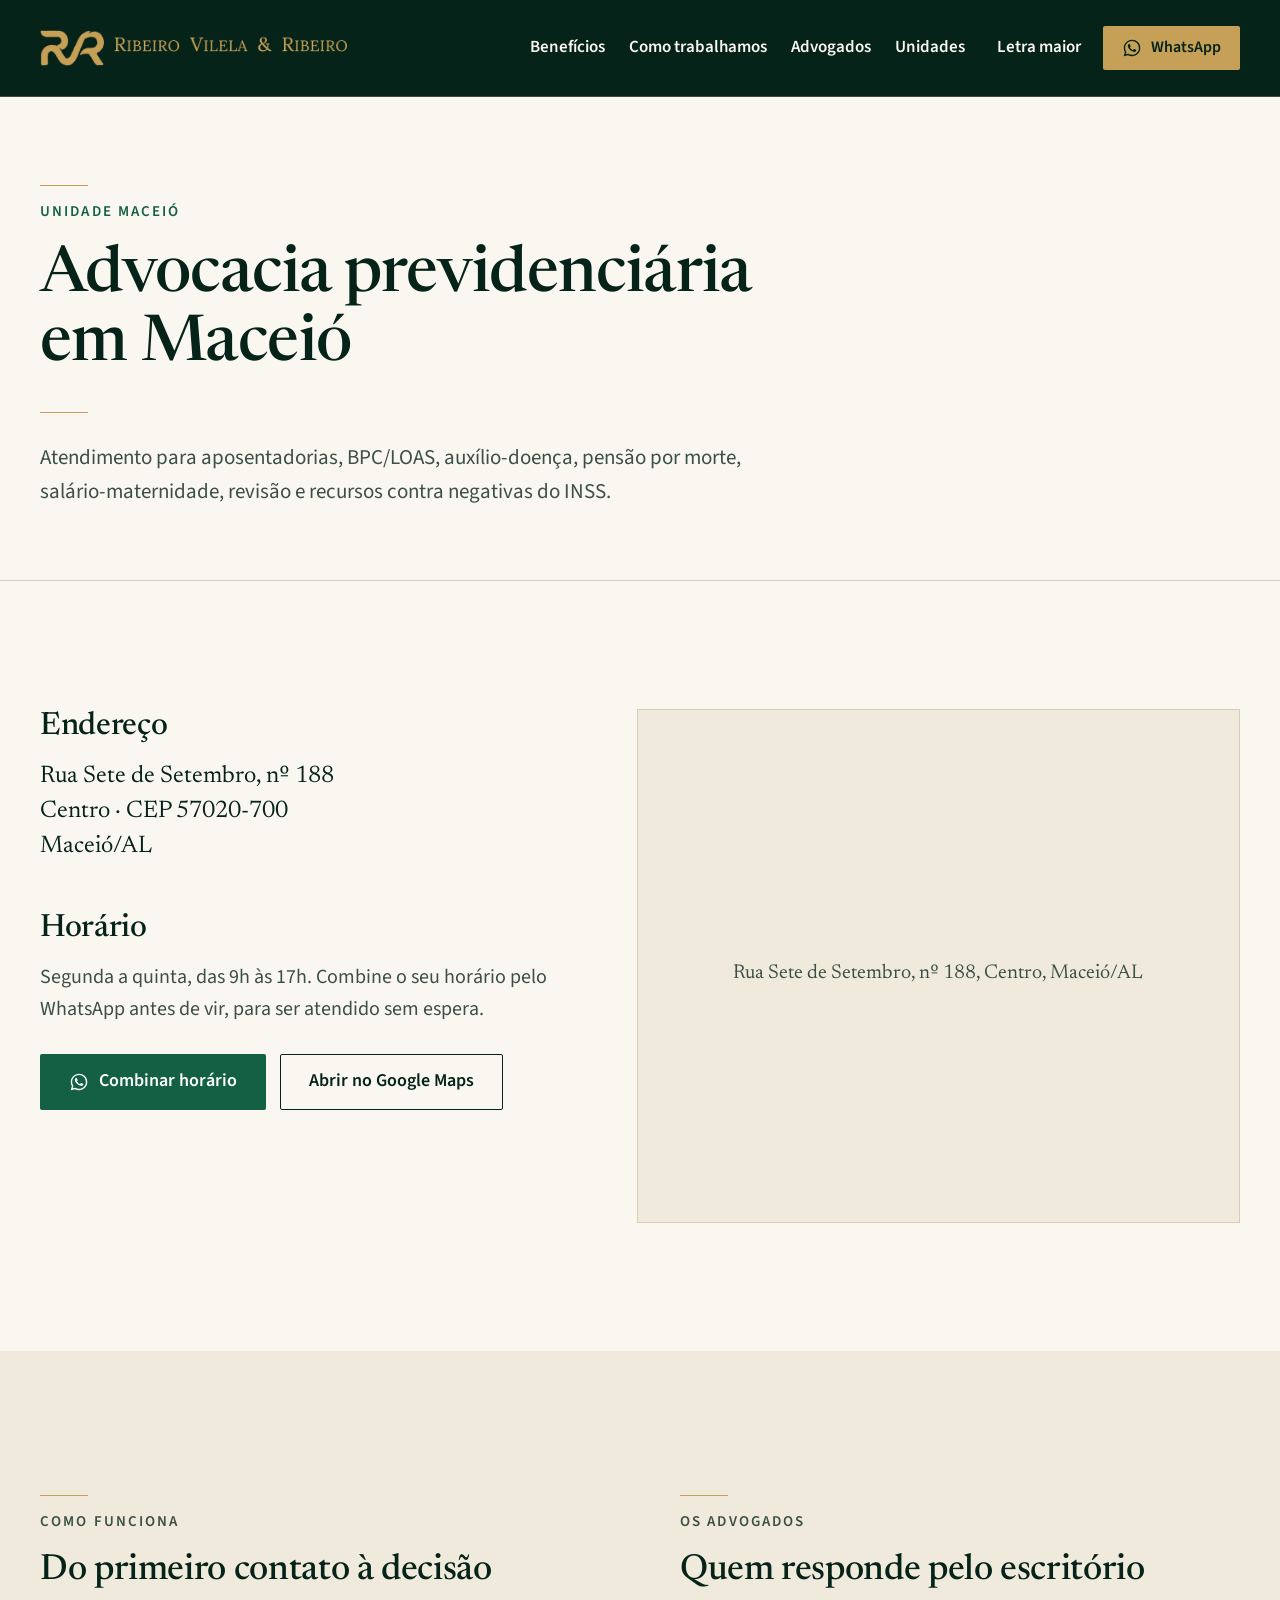
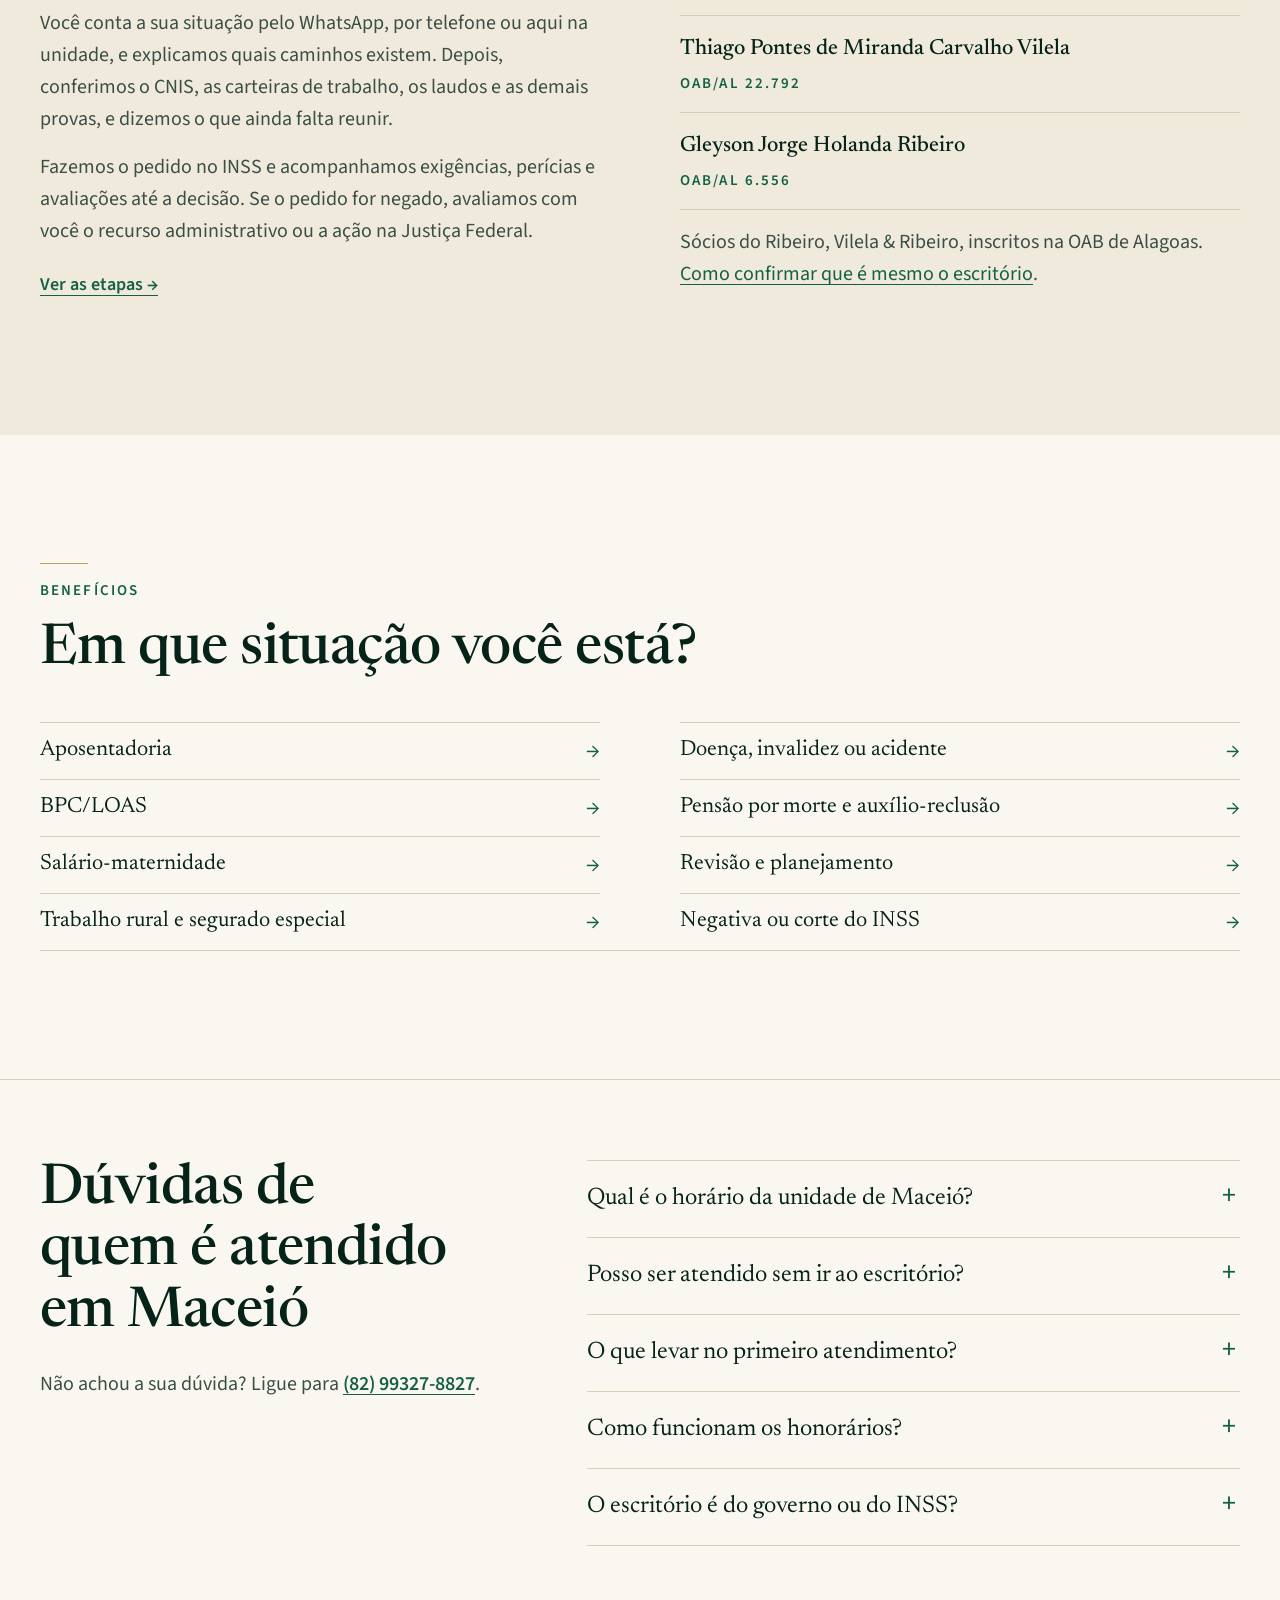
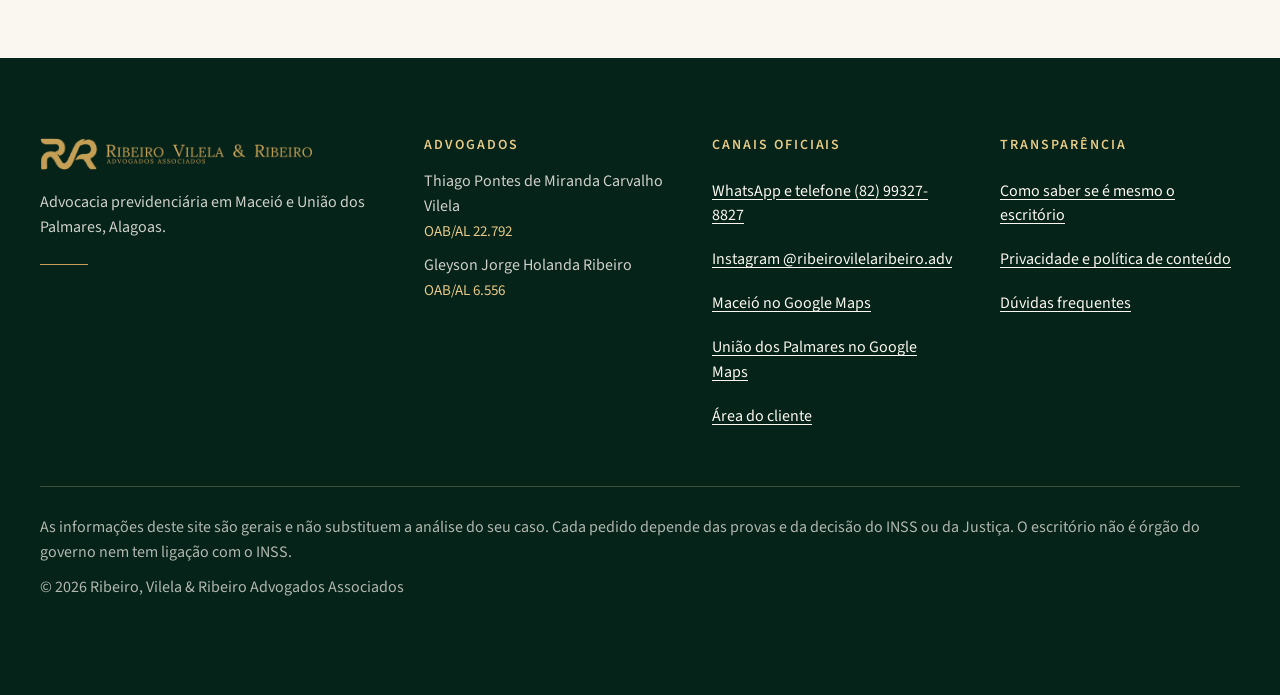
<file: maceio/index.html>
<!doctype html>
<html lang="pt-BR">
<head>
<meta charset="utf-8">
<meta name="viewport" content="width=device-width, initial-scale=1">
<title>Advogado previdenciário em Maceió · Ribeiro, Vilela & Ribeiro</title>
<meta name="description" content="Unidade de Maceió do escritório Ribeiro, Vilela & Ribeiro, na Rua Sete de Setembro, 188, Centro. Aposentadorias, BPC/LOAS, auxílio-doença, pensão por morte e recursos contra negativas do INSS.">
<meta name="theme-color" content="#052319">
<link rel="canonical" href="https://ribeirovilelaribeiro.com.br/maceio">
<link rel="icon" href="/favicon.ico" sizes="any">
<link rel="icon" type="image/png" href="/img/favicon.png">
<link rel="apple-touch-icon" href="/img/apple-touch-icon.png">
<meta property="og:type" content="website">
<meta property="og:locale" content="pt_BR">
<meta property="og:site_name" content="Ribeiro, Vilela & Ribeiro">
<meta property="og:title" content="Advogado previdenciário em Maceió · Ribeiro, Vilela & Ribeiro">
<meta property="og:description" content="Unidade de Maceió do escritório Ribeiro, Vilela & Ribeiro, na Rua Sete de Setembro, 188, Centro. Aposentadorias, BPC/LOAS, auxílio-doença, pensão por morte e recursos contra negativas do INSS.">
<meta property="og:url" content="https://ribeirovilelaribeiro.com.br/maceio">
<meta property="og:image" content="https://ribeirovilelaribeiro.com.br/img/og.jpg">
<meta property="og:image:width" content="1200">
<meta property="og:image:height" content="630">
<meta name="twitter:card" content="summary_large_image">
<link rel="preconnect" href="https://fonts.googleapis.com">
<link rel="preconnect" href="https://fonts.gstatic.com" crossorigin>
<link href="https://fonts.googleapis.com/css2?family=Newsreader:opsz,wght@6..72,400;6..72,500;6..72,600&family=Source+Sans+3:wght@400;600&display=swap" rel="stylesheet">
<link rel="stylesheet" href="/assets/site.css">
<script>
  // Preferências de leitura antes de desenhar a página (evita piscar).
  (function () {
    var h = document.documentElement;
    h.classList.add("js");
    try {
      var e = localStorage.getItem("rvr-escala"); if (e) h.style.setProperty("--escala", e);
      if (localStorage.getItem("rvr-contraste") === "1") h.setAttribute("data-contraste", "");
    } catch (err) {}
  })();
</script>
<script type="application/ld+json">
{
  "@context": "https://schema.org",
  "@type": "LegalService",
  "@id": "https://ribeirovilelaribeiro.com.br/maceio#unidade",
  "name": "Ribeiro, Vilela & Ribeiro Advogados Associados · Maceió",
  "url": "https://ribeirovilelaribeiro.com.br/maceio",
  "image": "https://ribeirovilelaribeiro.com.br/img/og.jpg",
  "telephone": "+55 82 99327-8827",
  "areaServed": "Maceió",
  "parentOrganization": {
    "@id": "https://ribeirovilelaribeiro.com.br/#escritorio"
  },
  "openingHoursSpecification": [
    {
      "@type": "OpeningHoursSpecification",
      "dayOfWeek": [
        "Monday",
        "Tuesday",
        "Wednesday",
        "Thursday"
      ],
      "opens": "09:00",
      "closes": "17:00"
    }
  ],
  "address": {
    "@type": "PostalAddress",
    "streetAddress": "Rua Sete de Setembro, 188, Centro",
    "addressLocality": "Maceió",
    "addressRegion": "AL",
    "postalCode": "57020-700",
    "addressCountry": "BR"
  }
}
</script>
<script type="application/ld+json">
{
  "@context": "https://schema.org",
  "@type": "FAQPage",
  "mainEntity": [
    {
      "@type": "Question",
      "name": "Qual é o horário da unidade de Maceió?",
      "acceptedAnswer": {
        "@type": "Answer",
        "text": "Segunda a quinta, das 9h às 17h. Combine o seu horário pelo WhatsApp antes de vir, para ser atendido sem espera."
      }
    },
    {
      "@type": "Question",
      "name": "Posso ser atendido sem ir ao escritório?",
      "acceptedAnswer": {
        "@type": "Answer",
        "text": "A primeira conversa pode ser pelo WhatsApp ou por telefone. Os passos seguintes, como a entrega de documentos e a assinatura, são combinados com você."
      }
    },
    {
      "@type": "Question",
      "name": "O que levar no primeiro atendimento?",
      "acceptedAnswer": {
        "@type": "Answer",
        "text": "Nada é obrigatório. Se tiver, a carta do INSS ajuda. Depois, explicamos quais documentos separar para a sua situação."
      }
    },
    {
      "@type": "Question",
      "name": "Como funcionam os honorários?",
      "acceptedAnswer": {
        "@type": "Answer",
        "text": "Os honorários são explicados e combinados por escrito, em contrato, antes de qualquer contratação. Nada é cobrado sem que você saiba antes."
      }
    },
    {
      "@type": "Question",
      "name": "O escritório é do governo ou do INSS?",
      "acceptedAnswer": {
        "@type": "Answer",
        "text": "Não. O Ribeiro, Vilela & Ribeiro é um escritório de advocacia particular, formado por advogados inscritos na OAB de Alagoas. Não é órgão do governo e não tem ligação com o INSS."
      }
    }
  ]
}
</script>
</head>
<body>

<nav class="pular" aria-label="Atalhos">
  <a href="#conteudo">Ir para o conteúdo</a>
  <a href="#menu">Ir para o menu</a>
  <a href="#rodape">Ir para o rodapé</a>
</nav>

<header class="topo">
  <div class="topo-in">
    <a class="marca" href="/" aria-label="Ribeiro, Vilela & Ribeiro, página inicial">
      <picture>
        <source srcset="/img/logo-cabecalho-ouro-720.webp" type="image/webp">
        <img src="/img/logo-cabecalho-ouro-720.png" alt="Ribeiro, Vilela & Ribeiro Advogados Associados" width="720" height="86">
      </picture>
    </a>
    <button class="menu-btn" type="button" aria-expanded="false" aria-controls="menu">Menu</button>
    <div class="menu" id="menu">
      <nav class="menu-links" aria-label="Seções do site">
        <a href="/#beneficios">Benefícios</a>
        <a href="/#como-trabalhamos">Como trabalhamos</a>
        <a href="/#advogados">Advogados</a>
        <a href="/#unidades">Unidades</a>
      </nav>
      <div class="menu-acoes">
        <div class="acess">
          <button type="button" class="link-topo" aria-expanded="false" aria-controls="acess-painel" data-acess-btn>Letra maior</button>
          <div class="acess-painel" id="acess-painel" hidden>
            <p class="acess-tit">Tamanho do texto</p>
            <div class="acess-linha">
              <button type="button" data-fonte="-1" aria-label="Diminuir o tamanho do texto">A−</button>
              <button type="button" data-fonte="0" aria-label="Tamanho normal do texto">A</button>
              <button type="button" data-fonte="1" aria-label="Aumentar o tamanho do texto">A+</button>
            </div>
            <button type="button" class="acess-opcao" data-contraste-btn aria-pressed="false">Alto contraste</button>
            <button type="button" class="acess-opcao" data-ouvir aria-pressed="false"><span>Ouvir esta página</span></button>
            <button type="button" class="acess-opcao" data-libras>Tradução em Libras</button>
          </div>
        </div>
        <a class="btn btn-ouro btn-peq" href="https://wa.me/5582993278827?text=Ol%C3%A1!%20Vim%20pelo%20site%20e%20gostaria%20de%20uma%20orienta%C3%A7%C3%A3o%20sobre%20um%20benef%C3%ADcio%20do%20INSS." target="_blank" rel="noopener">
          <svg aria-hidden="true" viewBox="0 0 24 24"><use href="#i-whats"/></svg> WhatsApp
        </a>
      </div>
    </div>
  </div>
</header>

<main id="conteudo" tabindex="-1">
<section class="pagina-topo">
  <div class="pagina-topo-in">
    <p class="rotulo">Unidade Maceió</p>
    <h1>Advocacia previdenciária em Maceió</h1>
    <p>Atendimento para aposentadorias, BPC/LOAS, auxílio-doença, pensão por morte, salário-maternidade, revisão e recursos contra negativas do INSS.</p>
  </div>
</section>

<section class="secao">
  <div class="secao-in cidade">
    <div class="cidade-dados">
      <h2>Endereço</h2>
      <p class="cidade-end">Rua Sete de Setembro, nº&nbsp;188<br>Centro · CEP 57020-700<br>Maceió/AL</p>
      <h2>Horário</h2>
      <p>Segunda a quinta, das 9h às 17h. Combine o seu horário pelo WhatsApp antes de vir, para ser atendido sem espera.</p>
      <div class="cidade-acoes">
        <a class="btn btn-verde" href="https://wa.me/5582993278827?text=Ol%C3%A1!%20Vim%20pelo%20site%20e%20gostaria%20de%20uma%20orienta%C3%A7%C3%A3o%20sobre%20um%20benef%C3%ADcio%20do%20INSS." target="_blank" rel="noopener">
          <svg aria-hidden="true" viewBox="0 0 24 24"><use href="#i-whats"/></svg> Combinar horário
        </a>
        <a class="btn btn-linha" href="https://www.google.com/maps/search/?api=1&query=Rua+Sete+de+Setembro+188+Centro+Macei%C3%B3+AL" target="_blank" rel="noopener">Abrir no Google Maps</a>
      </div>
    </div>
    <div class="mapa">
      <p class="mapa-reserva">Rua Sete de Setembro, nº&nbsp;188, Centro, Maceió/AL</p>
      <iframe title="Mapa da unidade de Maceió" loading="lazy" referrerpolicy="no-referrer-when-downgrade"
        src="https://www.google.com/maps?q=Rua+Sete+de+Setembro,+188,+Centro,+Macei%C3%B3+-+AL,+57020-700&output=embed"></iframe>
    </div>
  </div>
</section>

<section class="secao secao-pedra">
  <div class="secao-in cidade-mais">
    <div>
      <p class="rotulo">Como funciona</p>
      <h2>Do primeiro contato à decisão</h2>
      <p>Você conta a sua situação pelo WhatsApp, por telefone ou aqui na unidade, e explicamos quais caminhos existem. Depois, conferimos o CNIS, as carteiras de trabalho, os laudos e as demais provas, e dizemos o que ainda falta reunir.</p>
      <p>Fazemos o pedido no INSS e acompanhamos exigências, perícias e avaliações até a decisão. Se o pedido for negado, avaliamos com você o recurso administrativo ou a ação na Justiça Federal.</p>
      <p><a class="link" href="/#como-trabalhamos">Ver as etapas →</a></p>
    </div>
    <div>
      <p class="rotulo">Os advogados</p>
      <h2>Quem responde pelo escritório</h2>
      <ul class="cidade-advogados">
        <li><strong>Thiago Pontes de Miranda Carvalho Vilela</strong><span class="oab">OAB/AL 22.792</span></li>
        <li><strong>Gleyson Jorge Holanda Ribeiro</strong><span class="oab">OAB/AL 6.556</span></li>
      </ul>
      <p>Sócios do Ribeiro, Vilela &amp; Ribeiro, inscritos na OAB de Alagoas. <a href="/seguranca">Como confirmar que é mesmo o escritório</a>.</p>
    </div>
  </div>
</section>

<section class="secao">
  <div class="secao-in">
    <p class="rotulo">Benefícios</p>
    <h2>Em que situação você está?</h2>
    <ul class="cidade-assuntos">
      <li><a href="/beneficios/aposentadoria">Aposentadoria</a></li>
      <li><a href="/beneficios/auxilio-doenca-e-invalidez">Doença, invalidez ou acidente</a></li>
      <li><a href="/beneficios/bpc-loas">BPC/LOAS</a></li>
      <li><a href="/beneficios/pensao-por-morte">Pensão por morte e auxílio-reclusão</a></li>
      <li><a href="/beneficios/salario-maternidade">Salário-maternidade</a></li>
      <li><a href="/beneficios/revisao-e-planejamento">Revisão e planejamento</a></li>
      <li><a href="/beneficios/trabalhador-rural">Trabalho rural e segurado especial</a></li>
      <li><a href="/beneficios/negativa-do-inss">Negativa ou corte do INSS</a></li>
    </ul>
  </div>
</section>

<section class="secao" id="duvidas">
  <div class="secao-in duvidas-grade">
    <div class="duvidas-cab">
      <h2>Dúvidas de quem é atendido em Maceió</h2>
      <p>Não achou a sua dúvida? Ligue para <a href="tel:+5582993278827">(82) 99327-8827</a>.</p>
    </div>
    <div class="duvidas">
      <details>
        <summary>Qual é o horário da unidade de Maceió?</summary>
        <p>Segunda a quinta, das 9h às 17h. Combine o seu horário pelo WhatsApp antes de vir, para ser atendido sem espera.</p>
      </details>
      <details>
        <summary>Posso ser atendido sem ir ao escritório?</summary>
        <p>A primeira conversa pode ser pelo WhatsApp ou por telefone. Os passos seguintes, como a entrega de documentos e a assinatura, são combinados com você.</p>
      </details>
      <details>
        <summary>O que levar no primeiro atendimento?</summary>
        <p>Nada é obrigatório. Se tiver, a carta do INSS ajuda. Depois, explicamos quais documentos separar para a sua situação.</p>
      </details>
      <details>
        <summary>Como funcionam os honorários?</summary>
        <p>Os honorários são explicados e combinados por escrito, em contrato, antes de qualquer contratação. Nada é cobrado sem que você saiba antes.</p>
      </details>
      <details>
        <summary>O escritório é do governo ou do INSS?</summary>
        <p>Não. O Ribeiro, Vilela &amp; Ribeiro é um escritório de advocacia particular, formado por advogados inscritos na OAB de Alagoas. Não é órgão do governo e não tem ligação com o INSS.</p>
      </details>
    </div>
  </div>
</section>
</main>

<footer class="rodape" id="rodape">
  <div class="rodape-in">
    <div class="rodape-marca">
      <picture>
        <source srcset="/img/logo-chapado-ouro-600.webp" type="image/webp">
        <img src="/img/logo-chapado-ouro-600.png" alt="Ribeiro, Vilela & Ribeiro Advogados Associados" width="600" height="72" loading="lazy">
      </picture>
      <p>Advocacia previdenciária em Maceió e União dos Palmares, Alagoas.</p>
    </div>
    <div>
      <h2 class="rodape-tit">Advogados</h2>
      <p>Thiago Pontes de Miranda Carvalho Vilela<br><span class="oab">OAB/AL 22.792</span></p>
      <p>Gleyson Jorge Holanda Ribeiro<br><span class="oab">OAB/AL 6.556</span></p>
    </div>
    <div>
      <h2 class="rodape-tit">Canais oficiais</h2>
      <p><a href="https://wa.me/5582993278827?text=Ol%C3%A1!%20Vim%20pelo%20site%20e%20gostaria%20de%20uma%20orienta%C3%A7%C3%A3o%20sobre%20um%20benef%C3%ADcio%20do%20INSS." target="_blank" rel="noopener">WhatsApp e telefone (82) 99327-8827</a></p>
      <p><a href="https://www.instagram.com/ribeirovilelaribeiro.adv/" target="_blank" rel="noopener">Instagram @ribeirovilelaribeiro.adv</a></p>
      <p><a href="https://www.google.com/maps/search/?api=1&amp;query=Rua+Sete+de+Setembro+188+Centro+Macei%C3%B3+AL+57020-700" target="_blank" rel="noopener">Maceió no Google Maps</a></p>
      <p><a href="https://www.google.com/maps/search/?api=1&amp;query=Rua+Dr.+Ant%C3%B4nio+Arecipo+227+Centro+Uni%C3%A3o+dos+Palmares+AL+57800-000" target="_blank" rel="noopener">União dos Palmares no Google Maps</a></p>
      <p><button type="button" class="link-rodape" data-abrir="cliente">Área do cliente</button></p>
    </div>
    <div>
      <h2 class="rodape-tit">Transparência</h2>
      <p><a href="/seguranca">Como saber se é mesmo o escritório</a></p>
      <p><a href="/privacidade">Privacidade e política de conteúdo</a></p>
      <p><a href="/#duvidas">Dúvidas frequentes</a></p>
    </div>
  </div>
  <div class="rodape-base">
    <p>As informações deste site são gerais e não substituem a análise do seu caso. Cada pedido depende das provas e da decisão do INSS ou da Justiça. O escritório não é órgão do governo nem tem ligação com o INSS.</p>
    <p>© <span data-ano>2026</span> Ribeiro, Vilela & Ribeiro Advogados Associados</p>
  </div>
</footer>

<a class="whats-flutuante" href="https://wa.me/5582993278827?text=Ol%C3%A1!%20Vim%20pelo%20site%20e%20gostaria%20de%20uma%20orienta%C3%A7%C3%A3o%20sobre%20um%20benef%C3%ADcio%20do%20INSS." target="_blank" rel="noopener" aria-label="Conversar com o escritório pelo WhatsApp">
  <svg aria-hidden="true" viewBox="0 0 24 24"><use href="#i-whats"/></svg>
</a>

<!-- Já sou cliente -->
<dialog class="janela" id="janela-cliente" aria-labelledby="cliente-tit">
  <form method="dialog" class="janela-fechar"><button aria-label="Fechar">×</button></form>
  <p class="rotulo">Área do cliente</p>
  <h2 id="cliente-tit">O que você precisa?</h2>
  <p>Escolha uma opção. O WhatsApp oficial do escritório abre com a mensagem pronta.</p>
  <div class="janela-opcoes">
    <a class="opcao" href="https://wa.me/5582993278827?text=Ol%C3%A1!%20Sou%20cliente%20do%20escrit%C3%B3rio%20e%20quero%20enviar%20um%20documento." target="_blank" rel="noopener">
      <span><strong>Enviar um documento</strong>Laudo, carta do INSS, comprovante</span>
    </a>
    <a class="opcao" href="https://wa.me/5582993278827?text=Ol%C3%A1!%20Sou%20cliente%20do%20escrit%C3%B3rio%20e%20quero%20saber%20como%20est%C3%A1%20o%20meu%20pedido." target="_blank" rel="noopener">
      <span><strong>Saber como está meu pedido</strong>Andamento no INSS ou na Justiça</span>
    </a>
    <a class="opcao" href="https://wa.me/5582993278827?text=Ol%C3%A1!%20Sou%20cliente%20do%20escrit%C3%B3rio%20e%20quero%20atualizar%20meu%20telefone%20ou%20endere%C3%A7o." target="_blank" rel="noopener">
      <span><strong>Atualizar telefone ou endereço</strong>Para não perder nenhum aviso</span>
    </a>
  </div>
  <p class="janela-nota">Confira sempre se o número é o (82) 99327-8827. <a href="/seguranca">Saiba como evitar golpes</a>.</p>
</dialog>

<!-- Aviso de saída para site do governo -->
<dialog class="janela" id="janela-saida" aria-labelledby="saida-tit">
  <form method="dialog" class="janela-fechar"><button aria-label="Fechar">×</button></form>
  <p class="rotulo">Você vai sair deste site</p>
  <h2 id="saida-tit">Abrir o site oficial do governo?</h2>
  <p>O link leva a <strong data-saida-dominio>gov.br</strong>, que é do governo federal e não do escritório. Lá você entra com a sua própria senha do gov.br, que não deve ser passada a ninguém.</p>
  <div class="janela-acoes">
    <a class="btn btn-verde" data-saida-ir href="#" target="_blank" rel="noopener">Continuar para o site oficial</a>
    <form method="dialog"><button class="btn btn-contorno">Ficar aqui</button></form>
  </div>
</dialog>

<svg width="0" height="0" style="position:absolute" aria-hidden="true">
  <defs>
    <symbol id="i-whats" viewBox="0 0 24 24"><path fill="currentColor" d="M12.04 2C6.58 2 2.13 6.45 2.13 11.91c0 1.75.46 3.45 1.32 4.95L2.05 22l5.25-1.38a9.86 9.86 0 0 0 4.74 1.21h.01c5.46 0 9.91-4.45 9.91-9.91 0-2.65-1.03-5.14-2.9-7.01A9.82 9.82 0 0 0 12.04 2Zm0 18.15h-.01a8.2 8.2 0 0 1-4.19-1.15l-.3-.18-3.12.82.83-3.04-.2-.31a8.2 8.2 0 0 1-1.26-4.38c0-4.54 3.7-8.23 8.25-8.23 2.2 0 4.27.86 5.82 2.42a8.18 8.18 0 0 1 2.41 5.82c0 4.54-3.7 8.23-8.23 8.23Zm4.52-6.16c-.25-.12-1.47-.72-1.69-.81-.23-.08-.39-.12-.56.13-.16.25-.64.81-.78.97-.14.17-.29.19-.54.06-.25-.12-1.05-.39-1.99-1.23-.74-.66-1.23-1.47-1.38-1.72-.14-.25-.02-.38.11-.51.11-.11.25-.29.37-.43.13-.15.17-.25.25-.42.08-.17.04-.31-.02-.43-.06-.12-.56-1.34-.76-1.84-.2-.48-.41-.42-.56-.43h-.48c-.17 0-.43.06-.66.31-.23.25-.86.85-.86 2.07 0 1.22.89 2.4 1.01 2.56.12.17 1.75 2.67 4.23 3.74.59.26 1.05.41 1.41.52.59.19 1.13.16 1.56.1.48-.07 1.47-.6 1.67-1.18.21-.58.21-1.07.14-1.18-.06-.1-.22-.16-.47-.29Z"/></symbol>
  </defs>
</svg>

<div vw class="enabled">
  <div vw-access-button class="active"></div>
  <div vw-plugin-wrapper><div class="vw-plugin-top-wrapper"></div></div>
</div>
<script src="https://vlibras.gov.br/app/vlibras-plugin.js" defer></script>
<script src="/assets/site.js" defer></script>
</body>
</html>
</file>
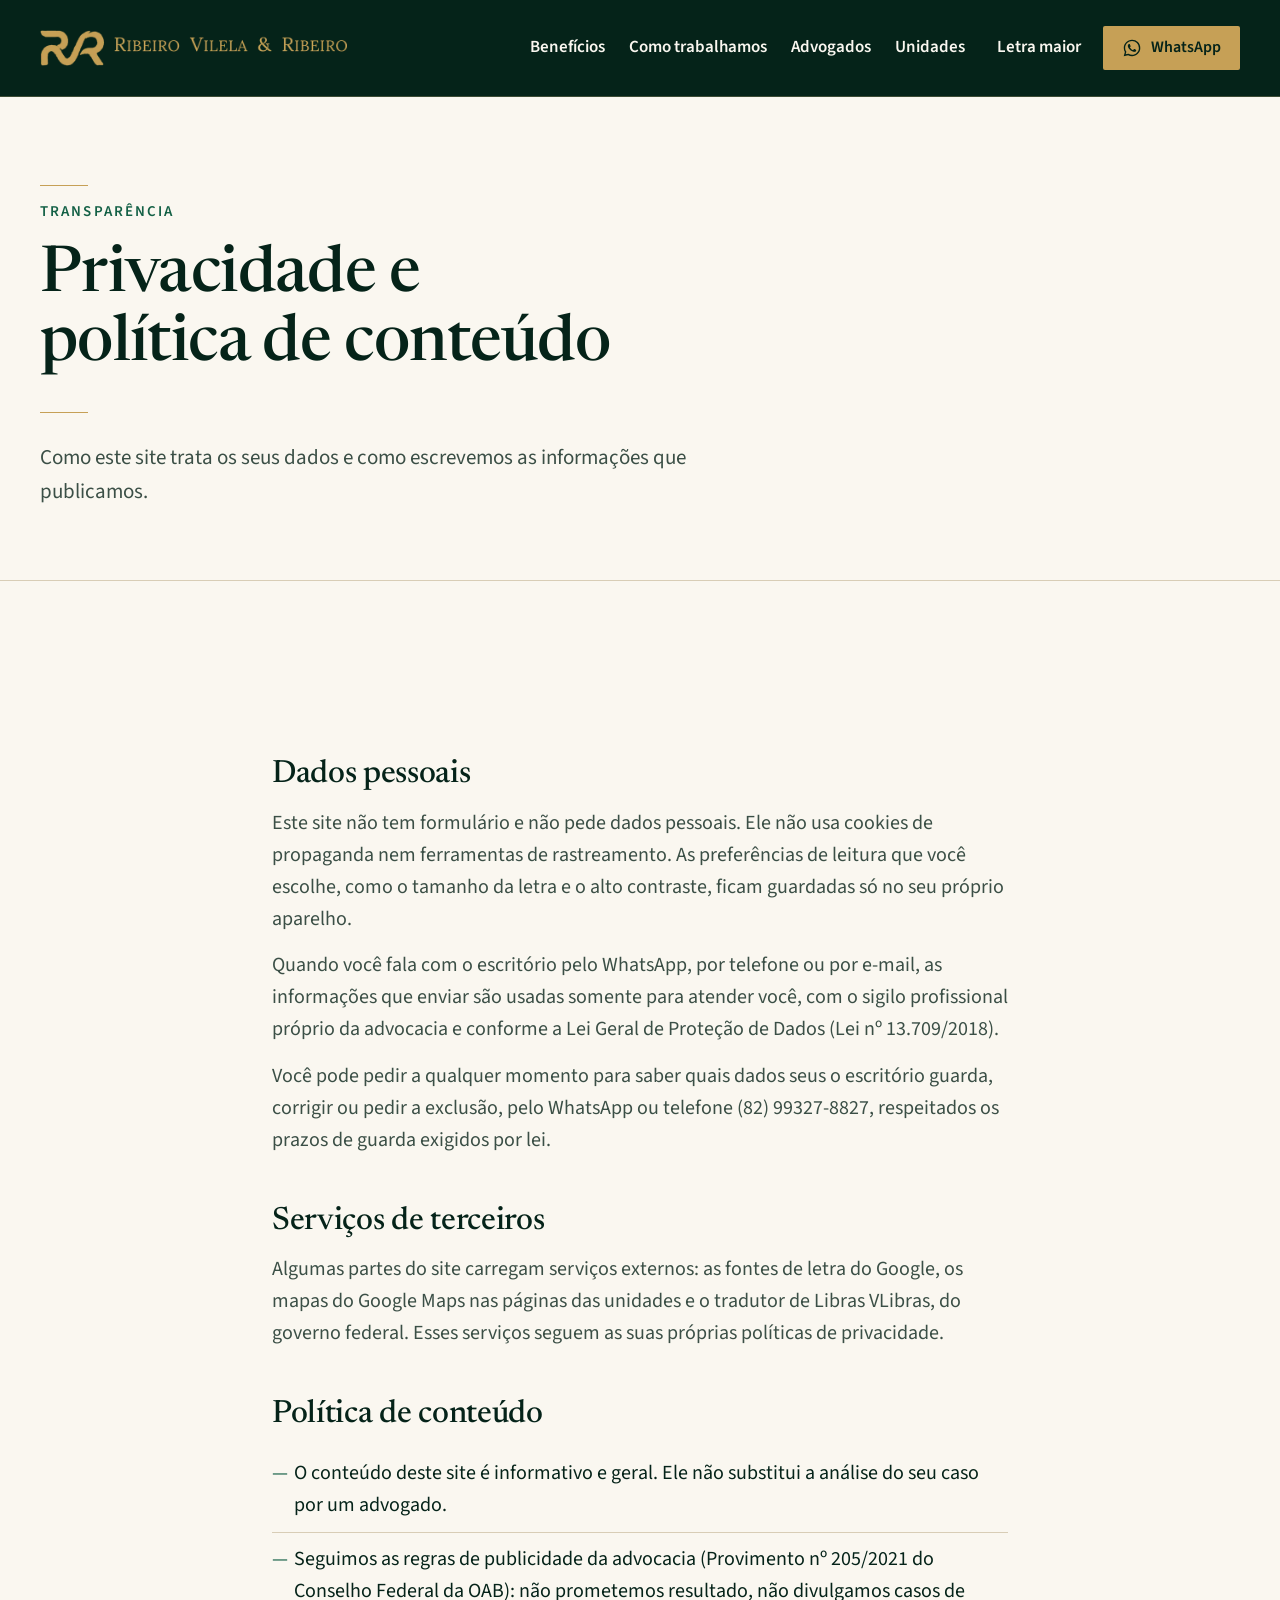
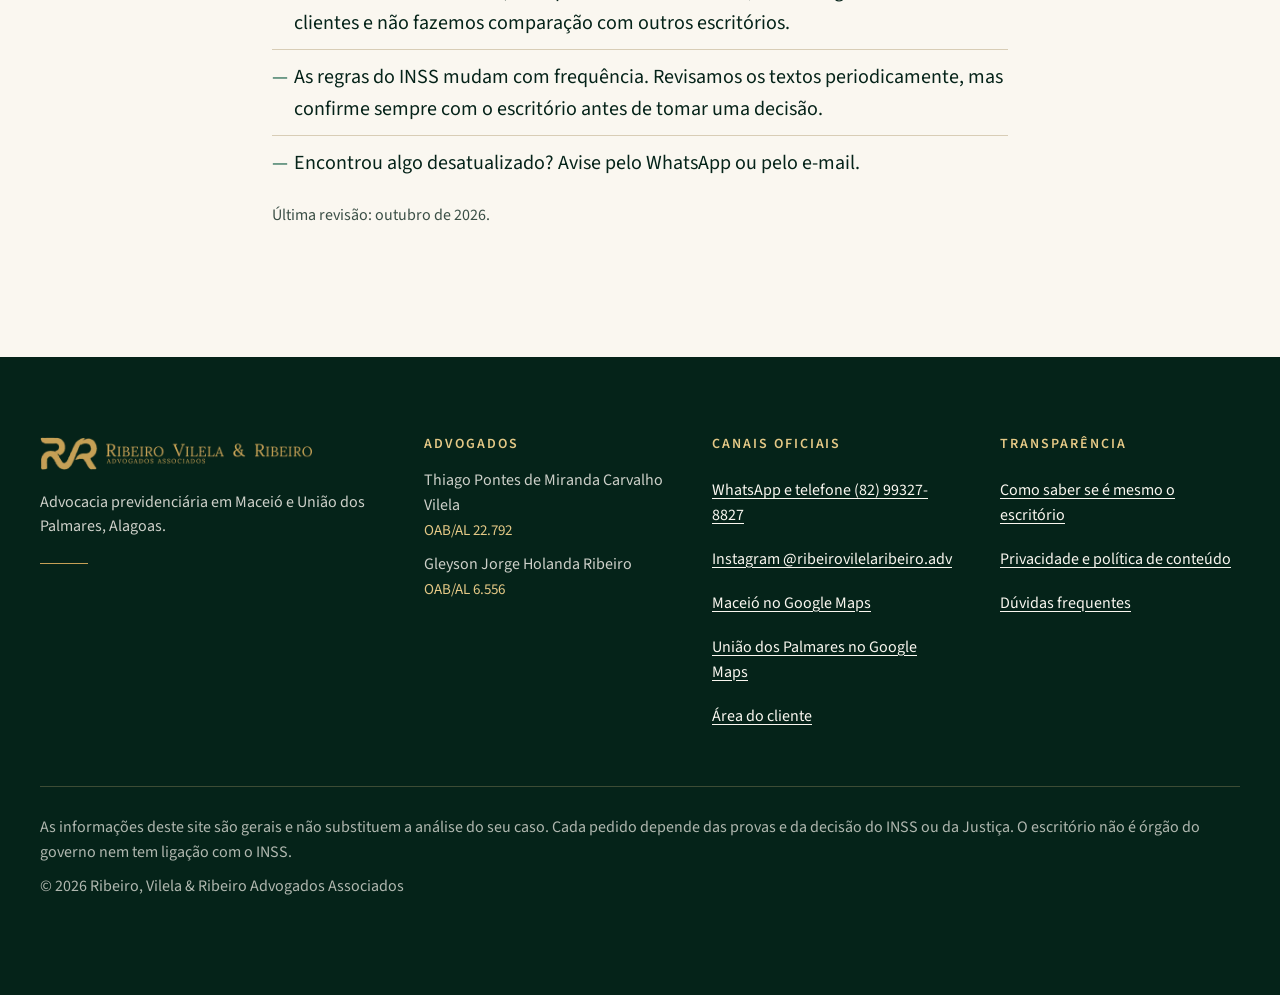
<file: privacidade/index.html>
<!doctype html>
<html lang="pt-BR">
<head>
<meta charset="utf-8">
<meta name="viewport" content="width=device-width, initial-scale=1">
<title>Privacidade e política de conteúdo · Ribeiro, Vilela & Ribeiro</title>
<meta name="description" content="Como o site do escritório Ribeiro, Vilela & Ribeiro trata dados pessoais e como são feitos os conteúdos informativos publicados.">
<meta name="theme-color" content="#052319">
<link rel="canonical" href="https://ribeirovilelaribeiro.com.br/privacidade">
<link rel="icon" href="/favicon.ico" sizes="any">
<link rel="icon" type="image/png" href="/img/favicon.png">
<link rel="apple-touch-icon" href="/img/apple-touch-icon.png">
<meta property="og:type" content="website">
<meta property="og:locale" content="pt_BR">
<meta property="og:site_name" content="Ribeiro, Vilela & Ribeiro">
<meta property="og:title" content="Privacidade e política de conteúdo · Ribeiro, Vilela & Ribeiro">
<meta property="og:description" content="Como o site do escritório Ribeiro, Vilela & Ribeiro trata dados pessoais e como são feitos os conteúdos informativos publicados.">
<meta property="og:url" content="https://ribeirovilelaribeiro.com.br/privacidade">
<meta property="og:image" content="https://ribeirovilelaribeiro.com.br/img/og.jpg">
<meta property="og:image:width" content="1200">
<meta property="og:image:height" content="630">
<meta name="twitter:card" content="summary_large_image">
<link rel="preconnect" href="https://fonts.googleapis.com">
<link rel="preconnect" href="https://fonts.gstatic.com" crossorigin>
<link href="https://fonts.googleapis.com/css2?family=Newsreader:opsz,wght@6..72,400;6..72,500;6..72,600&family=Source+Sans+3:wght@400;600&display=swap" rel="stylesheet">
<link rel="stylesheet" href="/assets/site.css">
<script>
  // Preferências de leitura antes de desenhar a página (evita piscar).
  (function () {
    var h = document.documentElement;
    h.classList.add("js");
    try {
      var e = localStorage.getItem("rvr-escala"); if (e) h.style.setProperty("--escala", e);
      if (localStorage.getItem("rvr-contraste") === "1") h.setAttribute("data-contraste", "");
    } catch (err) {}
  })();
</script>

</head>
<body>

<nav class="pular" aria-label="Atalhos">
  <a href="#conteudo">Ir para o conteúdo</a>
  <a href="#menu">Ir para o menu</a>
  <a href="#rodape">Ir para o rodapé</a>
</nav>

<header class="topo">
  <div class="topo-in">
    <a class="marca" href="/" aria-label="Ribeiro, Vilela & Ribeiro, página inicial">
      <picture>
        <source srcset="/img/logo-cabecalho-ouro-720.webp" type="image/webp">
        <img src="/img/logo-cabecalho-ouro-720.png" alt="Ribeiro, Vilela & Ribeiro Advogados Associados" width="720" height="86">
      </picture>
    </a>
    <button class="menu-btn" type="button" aria-expanded="false" aria-controls="menu">Menu</button>
    <div class="menu" id="menu">
      <nav class="menu-links" aria-label="Seções do site">
        <a href="/#beneficios">Benefícios</a>
        <a href="/#como-trabalhamos">Como trabalhamos</a>
        <a href="/#advogados">Advogados</a>
        <a href="/#unidades">Unidades</a>
      </nav>
      <div class="menu-acoes">
        <div class="acess">
          <button type="button" class="link-topo" aria-expanded="false" aria-controls="acess-painel" data-acess-btn>Letra maior</button>
          <div class="acess-painel" id="acess-painel" hidden>
            <p class="acess-tit">Tamanho do texto</p>
            <div class="acess-linha">
              <button type="button" data-fonte="-1" aria-label="Diminuir o tamanho do texto">A−</button>
              <button type="button" data-fonte="0" aria-label="Tamanho normal do texto">A</button>
              <button type="button" data-fonte="1" aria-label="Aumentar o tamanho do texto">A+</button>
            </div>
            <button type="button" class="acess-opcao" data-contraste-btn aria-pressed="false">Alto contraste</button>
            <button type="button" class="acess-opcao" data-ouvir aria-pressed="false"><span>Ouvir esta página</span></button>
            <button type="button" class="acess-opcao" data-libras>Tradução em Libras</button>
          </div>
        </div>
        <a class="btn btn-ouro btn-peq" href="https://wa.me/5582993278827?text=Ol%C3%A1!%20Vim%20pelo%20site%20e%20gostaria%20de%20uma%20orienta%C3%A7%C3%A3o%20sobre%20um%20benef%C3%ADcio%20do%20INSS." target="_blank" rel="noopener">
          <svg aria-hidden="true" viewBox="0 0 24 24"><use href="#i-whats"/></svg> WhatsApp
        </a>
      </div>
    </div>
  </div>
</header>

<main id="conteudo" tabindex="-1">
<section class="pagina-topo">
  <div class="pagina-topo-in">
    <p class="rotulo">Transparência</p>
    <h1>Privacidade e política de conteúdo</h1>
    <p>Como este site trata os seus dados e como escrevemos as informações que publicamos.</p>
  </div>
</section>

<section class="secao">
  <div class="secao-in estreita texto-longo">
    <h2>Dados pessoais</h2>
    <p>Este site não tem formulário e não pede dados pessoais. Ele não usa cookies de propaganda nem ferramentas de rastreamento. As preferências de leitura que você escolhe, como o tamanho da letra e o alto contraste, ficam guardadas só no seu próprio aparelho.</p>
    <p>Quando você fala com o escritório pelo WhatsApp, por telefone ou por e-mail, as informações que enviar são usadas somente para atender você, com o sigilo profissional próprio da advocacia e conforme a Lei Geral de Proteção de Dados (Lei nº 13.709/2018).</p>
    <p>Você pode pedir a qualquer momento para saber quais dados seus o escritório guarda, corrigir ou pedir a exclusão, pelo WhatsApp ou telefone (82) 99327-8827, respeitados os prazos de guarda exigidos por lei.</p>

    <h2>Serviços de terceiros</h2>
    <p>Algumas partes do site carregam serviços externos: as fontes de letra do Google, os mapas do Google Maps nas páginas das unidades e o tradutor de Libras VLibras, do governo federal. Esses serviços seguem as suas próprias políticas de privacidade.</p>

    <h2>Política de conteúdo</h2>
    <ul class="lista-docs">
      <li>O conteúdo deste site é informativo e geral. Ele não substitui a análise do seu caso por um advogado.</li>
      <li>Seguimos as regras de publicidade da advocacia (Provimento nº 205/2021 do Conselho Federal da OAB): não prometemos resultado, não divulgamos casos de clientes e não fazemos comparação com outros escritórios.</li>
      <li>As regras do INSS mudam com frequência. Revisamos os textos periodicamente, mas confirme sempre com o escritório antes de tomar uma decisão.</li>
      <li>Encontrou algo desatualizado? Avise pelo WhatsApp ou pelo e-mail.</li>
    </ul>
    <p class="nota-data">Última revisão: outubro de 2026.</p>
  </div>
</section>
</main>

<footer class="rodape" id="rodape">
  <div class="rodape-in">
    <div class="rodape-marca">
      <picture>
        <source srcset="/img/logo-chapado-ouro-600.webp" type="image/webp">
        <img src="/img/logo-chapado-ouro-600.png" alt="Ribeiro, Vilela & Ribeiro Advogados Associados" width="600" height="72" loading="lazy">
      </picture>
      <p>Advocacia previdenciária em Maceió e União dos Palmares, Alagoas.</p>
    </div>
    <div>
      <h2 class="rodape-tit">Advogados</h2>
      <p>Thiago Pontes de Miranda Carvalho Vilela<br><span class="oab">OAB/AL 22.792</span></p>
      <p>Gleyson Jorge Holanda Ribeiro<br><span class="oab">OAB/AL 6.556</span></p>
    </div>
    <div>
      <h2 class="rodape-tit">Canais oficiais</h2>
      <p><a href="https://wa.me/5582993278827?text=Ol%C3%A1!%20Vim%20pelo%20site%20e%20gostaria%20de%20uma%20orienta%C3%A7%C3%A3o%20sobre%20um%20benef%C3%ADcio%20do%20INSS." target="_blank" rel="noopener">WhatsApp e telefone (82) 99327-8827</a></p>
      <p><a href="https://www.instagram.com/ribeirovilelaribeiro.adv/" target="_blank" rel="noopener">Instagram @ribeirovilelaribeiro.adv</a></p>
      <p><a href="https://www.google.com/maps/search/?api=1&amp;query=Rua+Sete+de+Setembro+188+Centro+Macei%C3%B3+AL+57020-700" target="_blank" rel="noopener">Maceió no Google Maps</a></p>
      <p><a href="https://www.google.com/maps/search/?api=1&amp;query=Rua+Dr.+Ant%C3%B4nio+Arecipo+227+Centro+Uni%C3%A3o+dos+Palmares+AL+57800-000" target="_blank" rel="noopener">União dos Palmares no Google Maps</a></p>
      <p><button type="button" class="link-rodape" data-abrir="cliente">Área do cliente</button></p>
    </div>
    <div>
      <h2 class="rodape-tit">Transparência</h2>
      <p><a href="/seguranca">Como saber se é mesmo o escritório</a></p>
      <p><a href="/privacidade">Privacidade e política de conteúdo</a></p>
      <p><a href="/#duvidas">Dúvidas frequentes</a></p>
    </div>
  </div>
  <div class="rodape-base">
    <p>As informações deste site são gerais e não substituem a análise do seu caso. Cada pedido depende das provas e da decisão do INSS ou da Justiça. O escritório não é órgão do governo nem tem ligação com o INSS.</p>
    <p>© <span data-ano>2026</span> Ribeiro, Vilela & Ribeiro Advogados Associados</p>
  </div>
</footer>

<a class="whats-flutuante" href="https://wa.me/5582993278827?text=Ol%C3%A1!%20Vim%20pelo%20site%20e%20gostaria%20de%20uma%20orienta%C3%A7%C3%A3o%20sobre%20um%20benef%C3%ADcio%20do%20INSS." target="_blank" rel="noopener" aria-label="Conversar com o escritório pelo WhatsApp">
  <svg aria-hidden="true" viewBox="0 0 24 24"><use href="#i-whats"/></svg>
</a>

<!-- Já sou cliente -->
<dialog class="janela" id="janela-cliente" aria-labelledby="cliente-tit">
  <form method="dialog" class="janela-fechar"><button aria-label="Fechar">×</button></form>
  <p class="rotulo">Área do cliente</p>
  <h2 id="cliente-tit">O que você precisa?</h2>
  <p>Escolha uma opção. O WhatsApp oficial do escritório abre com a mensagem pronta.</p>
  <div class="janela-opcoes">
    <a class="opcao" href="https://wa.me/5582993278827?text=Ol%C3%A1!%20Sou%20cliente%20do%20escrit%C3%B3rio%20e%20quero%20enviar%20um%20documento." target="_blank" rel="noopener">
      <span><strong>Enviar um documento</strong>Laudo, carta do INSS, comprovante</span>
    </a>
    <a class="opcao" href="https://wa.me/5582993278827?text=Ol%C3%A1!%20Sou%20cliente%20do%20escrit%C3%B3rio%20e%20quero%20saber%20como%20est%C3%A1%20o%20meu%20pedido." target="_blank" rel="noopener">
      <span><strong>Saber como está meu pedido</strong>Andamento no INSS ou na Justiça</span>
    </a>
    <a class="opcao" href="https://wa.me/5582993278827?text=Ol%C3%A1!%20Sou%20cliente%20do%20escrit%C3%B3rio%20e%20quero%20atualizar%20meu%20telefone%20ou%20endere%C3%A7o." target="_blank" rel="noopener">
      <span><strong>Atualizar telefone ou endereço</strong>Para não perder nenhum aviso</span>
    </a>
  </div>
  <p class="janela-nota">Confira sempre se o número é o (82) 99327-8827. <a href="/seguranca">Saiba como evitar golpes</a>.</p>
</dialog>

<!-- Aviso de saída para site do governo -->
<dialog class="janela" id="janela-saida" aria-labelledby="saida-tit">
  <form method="dialog" class="janela-fechar"><button aria-label="Fechar">×</button></form>
  <p class="rotulo">Você vai sair deste site</p>
  <h2 id="saida-tit">Abrir o site oficial do governo?</h2>
  <p>O link leva a <strong data-saida-dominio>gov.br</strong>, que é do governo federal e não do escritório. Lá você entra com a sua própria senha do gov.br, que não deve ser passada a ninguém.</p>
  <div class="janela-acoes">
    <a class="btn btn-verde" data-saida-ir href="#" target="_blank" rel="noopener">Continuar para o site oficial</a>
    <form method="dialog"><button class="btn btn-contorno">Ficar aqui</button></form>
  </div>
</dialog>

<svg width="0" height="0" style="position:absolute" aria-hidden="true">
  <defs>
    <symbol id="i-whats" viewBox="0 0 24 24"><path fill="currentColor" d="M12.04 2C6.58 2 2.13 6.45 2.13 11.91c0 1.75.46 3.45 1.32 4.95L2.05 22l5.25-1.38a9.86 9.86 0 0 0 4.74 1.21h.01c5.46 0 9.91-4.45 9.91-9.91 0-2.65-1.03-5.14-2.9-7.01A9.82 9.82 0 0 0 12.04 2Zm0 18.15h-.01a8.2 8.2 0 0 1-4.19-1.15l-.3-.18-3.12.82.83-3.04-.2-.31a8.2 8.2 0 0 1-1.26-4.38c0-4.54 3.7-8.23 8.25-8.23 2.2 0 4.27.86 5.82 2.42a8.18 8.18 0 0 1 2.41 5.82c0 4.54-3.7 8.23-8.23 8.23Zm4.52-6.16c-.25-.12-1.47-.72-1.69-.81-.23-.08-.39-.12-.56.13-.16.25-.64.81-.78.97-.14.17-.29.19-.54.06-.25-.12-1.05-.39-1.99-1.23-.74-.66-1.23-1.47-1.38-1.72-.14-.25-.02-.38.11-.51.11-.11.25-.29.37-.43.13-.15.17-.25.25-.42.08-.17.04-.31-.02-.43-.06-.12-.56-1.34-.76-1.84-.2-.48-.41-.42-.56-.43h-.48c-.17 0-.43.06-.66.31-.23.25-.86.85-.86 2.07 0 1.22.89 2.4 1.01 2.56.12.17 1.75 2.67 4.23 3.74.59.26 1.05.41 1.41.52.59.19 1.13.16 1.56.1.48-.07 1.47-.6 1.67-1.18.21-.58.21-1.07.14-1.18-.06-.1-.22-.16-.47-.29Z"/></symbol>
  </defs>
</svg>

<div vw class="enabled">
  <div vw-access-button class="active"></div>
  <div vw-plugin-wrapper><div class="vw-plugin-top-wrapper"></div></div>
</div>
<script src="https://vlibras.gov.br/app/vlibras-plugin.js" defer></script>
<script src="/assets/site.js" defer></script>
</body>
</html>
</file>
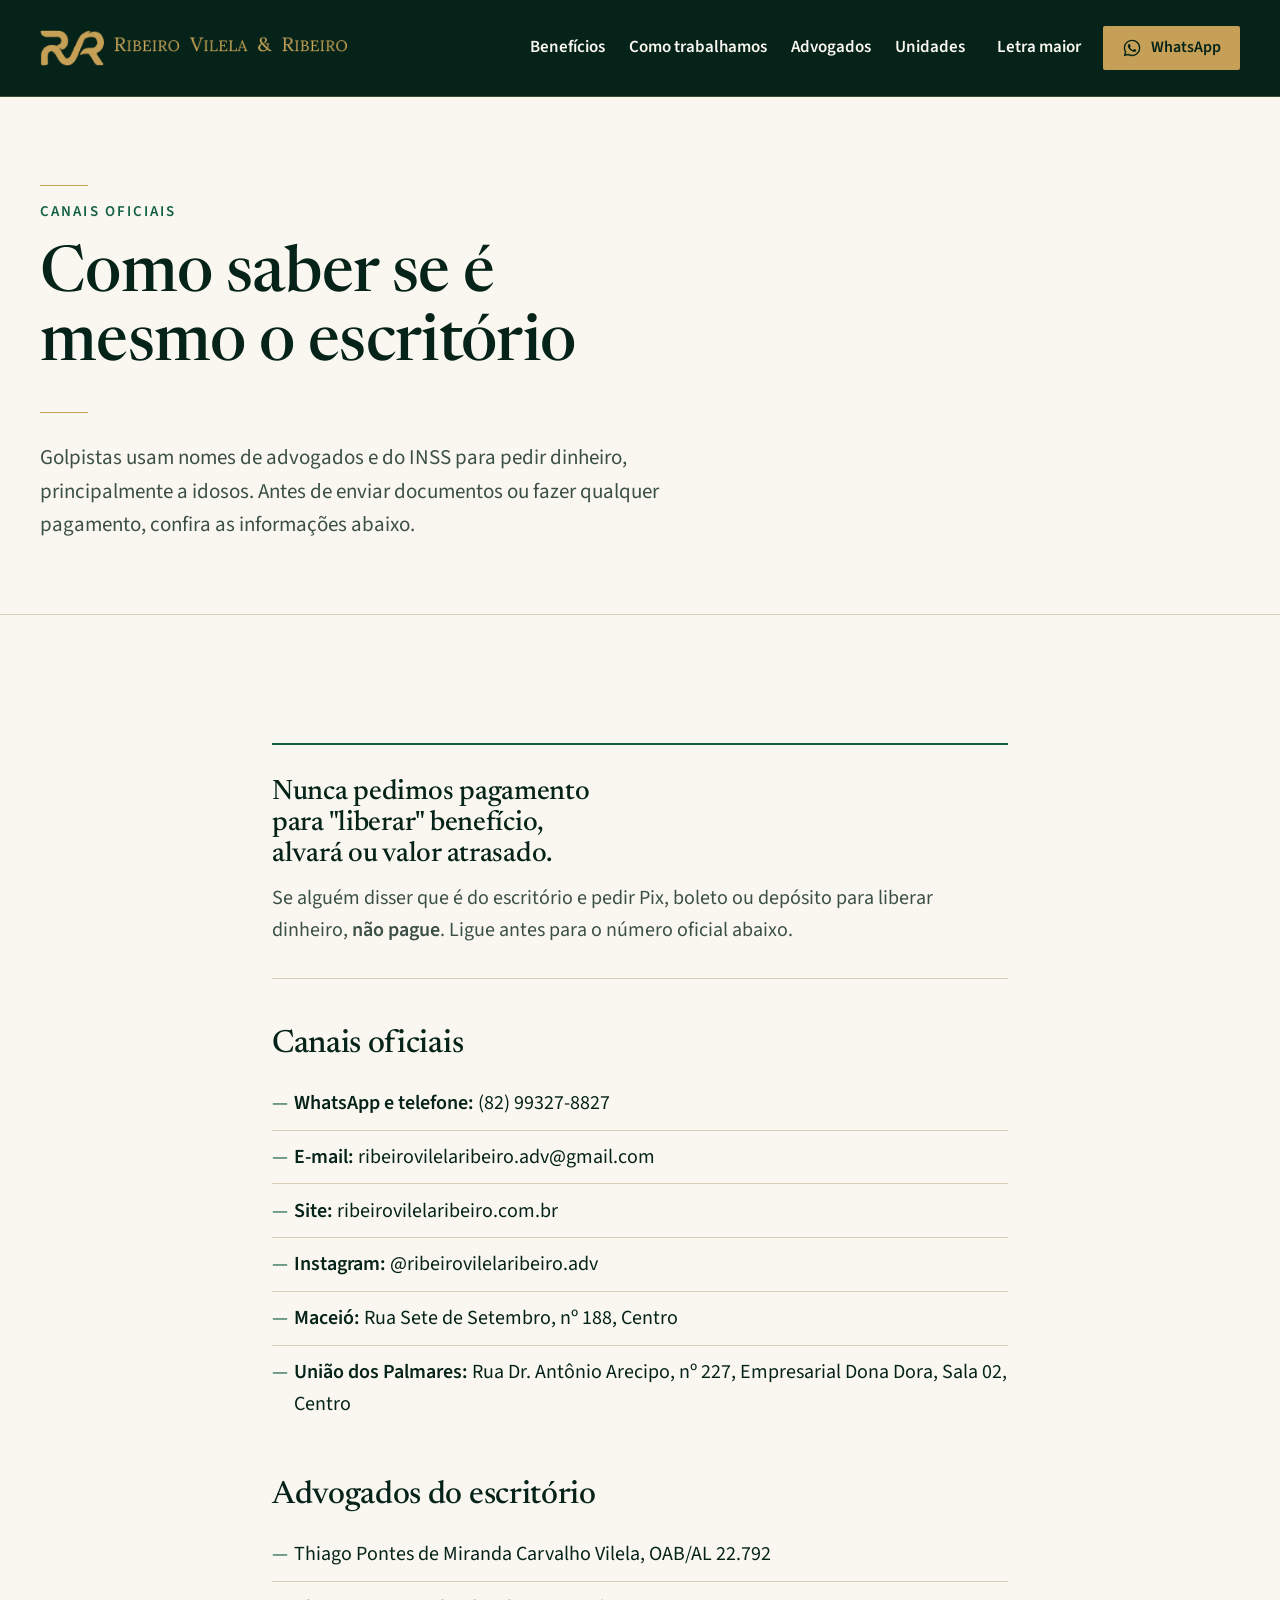
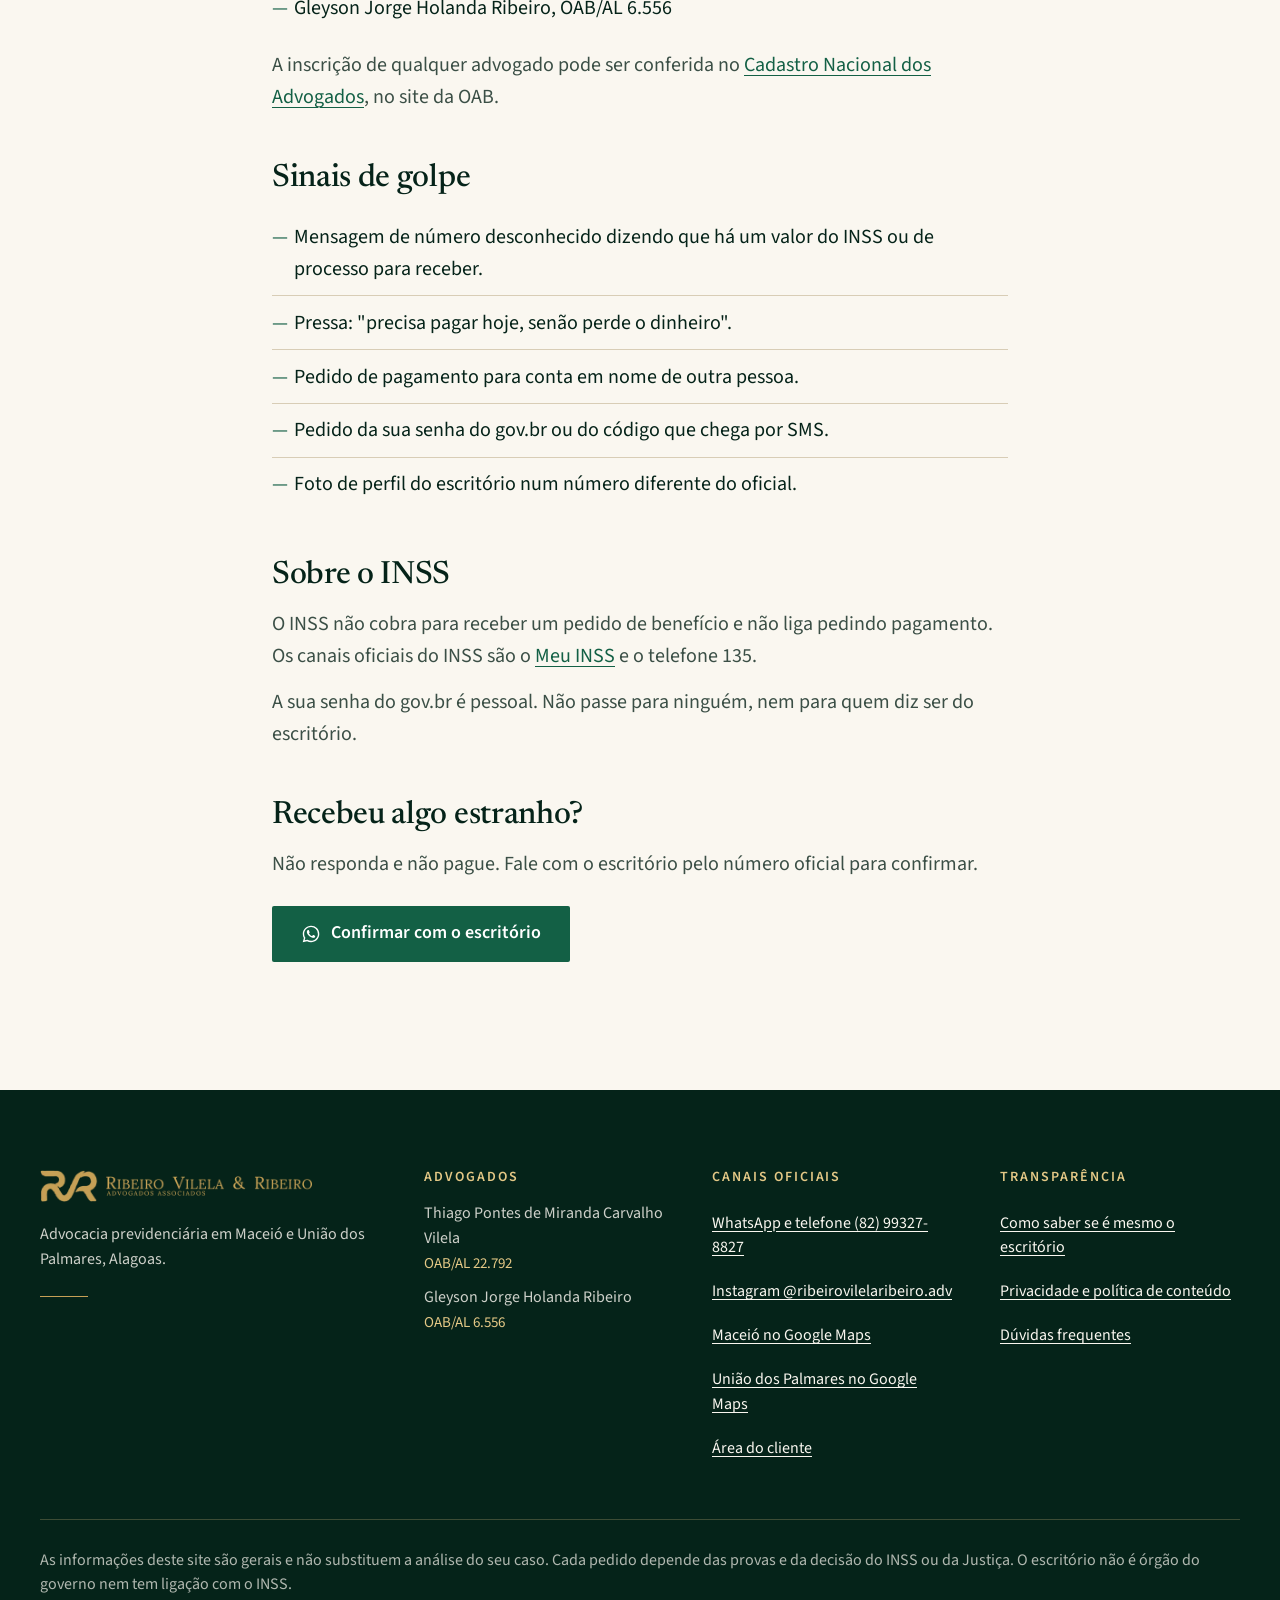
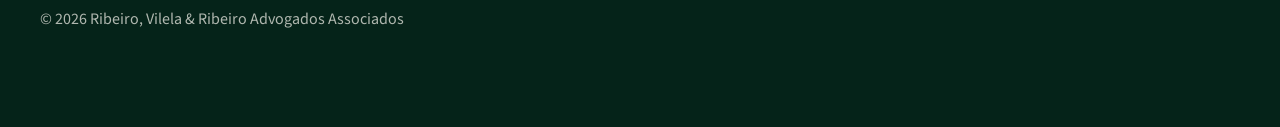
<file: seguranca/index.html>
<!doctype html>
<html lang="pt-BR">
<head>
<meta charset="utf-8">
<meta name="viewport" content="width=device-width, initial-scale=1">
<title>Como saber se é mesmo o escritório · Ribeiro, Vilela & Ribeiro</title>
<meta name="description" content="Canais oficiais do escritório Ribeiro, Vilela & Ribeiro e cuidados para não cair em golpes envolvendo benefícios do INSS.">
<meta name="theme-color" content="#052319">
<link rel="canonical" href="https://ribeirovilelaribeiro.com.br/seguranca">
<link rel="icon" href="/favicon.ico" sizes="any">
<link rel="icon" type="image/png" href="/img/favicon.png">
<link rel="apple-touch-icon" href="/img/apple-touch-icon.png">
<meta property="og:type" content="website">
<meta property="og:locale" content="pt_BR">
<meta property="og:site_name" content="Ribeiro, Vilela & Ribeiro">
<meta property="og:title" content="Como saber se é mesmo o escritório · Ribeiro, Vilela & Ribeiro">
<meta property="og:description" content="Canais oficiais do escritório Ribeiro, Vilela & Ribeiro e cuidados para não cair em golpes envolvendo benefícios do INSS.">
<meta property="og:url" content="https://ribeirovilelaribeiro.com.br/seguranca">
<meta property="og:image" content="https://ribeirovilelaribeiro.com.br/img/og.jpg">
<meta property="og:image:width" content="1200">
<meta property="og:image:height" content="630">
<meta name="twitter:card" content="summary_large_image">
<link rel="preconnect" href="https://fonts.googleapis.com">
<link rel="preconnect" href="https://fonts.gstatic.com" crossorigin>
<link href="https://fonts.googleapis.com/css2?family=Newsreader:opsz,wght@6..72,400;6..72,500;6..72,600&family=Source+Sans+3:wght@400;600&display=swap" rel="stylesheet">
<link rel="stylesheet" href="/assets/site.css">
<script>
  // Preferências de leitura antes de desenhar a página (evita piscar).
  (function () {
    var h = document.documentElement;
    h.classList.add("js");
    try {
      var e = localStorage.getItem("rvr-escala"); if (e) h.style.setProperty("--escala", e);
      if (localStorage.getItem("rvr-contraste") === "1") h.setAttribute("data-contraste", "");
    } catch (err) {}
  })();
</script>

</head>
<body>

<nav class="pular" aria-label="Atalhos">
  <a href="#conteudo">Ir para o conteúdo</a>
  <a href="#menu">Ir para o menu</a>
  <a href="#rodape">Ir para o rodapé</a>
</nav>

<header class="topo">
  <div class="topo-in">
    <a class="marca" href="/" aria-label="Ribeiro, Vilela & Ribeiro, página inicial">
      <picture>
        <source srcset="/img/logo-cabecalho-ouro-720.webp" type="image/webp">
        <img src="/img/logo-cabecalho-ouro-720.png" alt="Ribeiro, Vilela & Ribeiro Advogados Associados" width="720" height="86">
      </picture>
    </a>
    <button class="menu-btn" type="button" aria-expanded="false" aria-controls="menu">Menu</button>
    <div class="menu" id="menu">
      <nav class="menu-links" aria-label="Seções do site">
        <a href="/#beneficios">Benefícios</a>
        <a href="/#como-trabalhamos">Como trabalhamos</a>
        <a href="/#advogados">Advogados</a>
        <a href="/#unidades">Unidades</a>
      </nav>
      <div class="menu-acoes">
        <div class="acess">
          <button type="button" class="link-topo" aria-expanded="false" aria-controls="acess-painel" data-acess-btn>Letra maior</button>
          <div class="acess-painel" id="acess-painel" hidden>
            <p class="acess-tit">Tamanho do texto</p>
            <div class="acess-linha">
              <button type="button" data-fonte="-1" aria-label="Diminuir o tamanho do texto">A−</button>
              <button type="button" data-fonte="0" aria-label="Tamanho normal do texto">A</button>
              <button type="button" data-fonte="1" aria-label="Aumentar o tamanho do texto">A+</button>
            </div>
            <button type="button" class="acess-opcao" data-contraste-btn aria-pressed="false">Alto contraste</button>
            <button type="button" class="acess-opcao" data-ouvir aria-pressed="false"><span>Ouvir esta página</span></button>
            <button type="button" class="acess-opcao" data-libras>Tradução em Libras</button>
          </div>
        </div>
        <a class="btn btn-ouro btn-peq" href="https://wa.me/5582993278827?text=Ol%C3%A1!%20Vim%20pelo%20site%20e%20gostaria%20de%20uma%20orienta%C3%A7%C3%A3o%20sobre%20um%20benef%C3%ADcio%20do%20INSS." target="_blank" rel="noopener">
          <svg aria-hidden="true" viewBox="0 0 24 24"><use href="#i-whats"/></svg> WhatsApp
        </a>
      </div>
    </div>
  </div>
</header>

<main id="conteudo" tabindex="-1">
<section class="pagina-topo">
  <div class="pagina-topo-in">
    <p class="rotulo">Canais oficiais</p>
    <h1>Como saber se é mesmo o escritório</h1>
    <p>Golpistas usam nomes de advogados e do INSS para pedir dinheiro, principalmente a idosos. Antes de enviar documentos ou fazer qualquer pagamento, confira as informações abaixo.</p>
  </div>
</section>

<section class="secao">
  <div class="secao-in estreita texto-longo">

    <div class="aviso">
      <div>
        <h2>Nunca pedimos pagamento para "liberar" benefício, alvará ou valor atrasado.</h2>
        <p>Se alguém disser que é do escritório e pedir Pix, boleto ou depósito para liberar dinheiro, <strong>não pague</strong>. Ligue antes para o número oficial abaixo.</p>
      </div>
    </div>

    <h2>Canais oficiais</h2>
    <ul class="lista-docs">
      <li><strong>WhatsApp e telefone:</strong> (82) 99327-8827</li>
      <li><strong>E-mail:</strong> ribeirovilelaribeiro.adv@gmail.com</li>
      <li><strong>Site:</strong> ribeirovilelaribeiro.com.br</li>
      <li><strong>Instagram:</strong> @ribeirovilelaribeiro.adv</li>
      <li><strong>Maceió:</strong> Rua Sete de Setembro, nº 188, Centro</li>
      <li><strong>União dos Palmares:</strong> Rua Dr. Antônio Arecipo, nº 227, Empresarial Dona Dora, Sala 02, Centro</li>
    </ul>

    <h2>Advogados do escritório</h2>
    <ul class="lista-docs">
      <li>Thiago Pontes de Miranda Carvalho Vilela, OAB/AL 22.792</li>
      <li>Gleyson Jorge Holanda Ribeiro, OAB/AL 6.556</li>
    </ul>
    <p>A inscrição de qualquer advogado pode ser conferida no <a href="https://cna.oab.org.br/" data-externo>Cadastro Nacional dos Advogados</a>, no site da OAB.</p>

    <h2>Sinais de golpe</h2>
    <ul class="lista-docs">
      <li>Mensagem de número desconhecido dizendo que há um valor do INSS ou de processo para receber.</li>
      <li>Pressa: "precisa pagar hoje, senão perde o dinheiro".</li>
      <li>Pedido de pagamento para conta em nome de outra pessoa.</li>
      <li>Pedido da sua senha do gov.br ou do código que chega por SMS.</li>
      <li>Foto de perfil do escritório num número diferente do oficial.</li>
    </ul>

    <h2>Sobre o INSS</h2>
    <p>O INSS não cobra para receber um pedido de benefício e não liga pedindo pagamento. Os canais oficiais do INSS são o <a href="https://meu.inss.gov.br/" data-externo>Meu INSS</a> e o telefone 135.</p>
    <p>A sua senha do gov.br é pessoal. Não passe para ninguém, nem para quem diz ser do escritório.</p>

    <h2>Recebeu algo estranho?</h2>
    <p>Não responda e não pague. Fale com o escritório pelo número oficial para confirmar.</p>
    <a class="btn btn-verde btn-grande" href="https://wa.me/5582993278827?text=Ol%C3%A1!%20Vim%20pelo%20site%20e%20gostaria%20de%20uma%20orienta%C3%A7%C3%A3o%20sobre%20um%20benef%C3%ADcio%20do%20INSS." target="_blank" rel="noopener">
      <svg aria-hidden="true" viewBox="0 0 24 24"><use href="#i-whats"/></svg>
      Confirmar com o escritório
    </a>
  </div>
</section>
</main>

<footer class="rodape" id="rodape">
  <div class="rodape-in">
    <div class="rodape-marca">
      <picture>
        <source srcset="/img/logo-chapado-ouro-600.webp" type="image/webp">
        <img src="/img/logo-chapado-ouro-600.png" alt="Ribeiro, Vilela & Ribeiro Advogados Associados" width="600" height="72" loading="lazy">
      </picture>
      <p>Advocacia previdenciária em Maceió e União dos Palmares, Alagoas.</p>
    </div>
    <div>
      <h2 class="rodape-tit">Advogados</h2>
      <p>Thiago Pontes de Miranda Carvalho Vilela<br><span class="oab">OAB/AL 22.792</span></p>
      <p>Gleyson Jorge Holanda Ribeiro<br><span class="oab">OAB/AL 6.556</span></p>
    </div>
    <div>
      <h2 class="rodape-tit">Canais oficiais</h2>
      <p><a href="https://wa.me/5582993278827?text=Ol%C3%A1!%20Vim%20pelo%20site%20e%20gostaria%20de%20uma%20orienta%C3%A7%C3%A3o%20sobre%20um%20benef%C3%ADcio%20do%20INSS." target="_blank" rel="noopener">WhatsApp e telefone (82) 99327-8827</a></p>
      <p><a href="https://www.instagram.com/ribeirovilelaribeiro.adv/" target="_blank" rel="noopener">Instagram @ribeirovilelaribeiro.adv</a></p>
      <p><a href="https://www.google.com/maps/search/?api=1&amp;query=Rua+Sete+de+Setembro+188+Centro+Macei%C3%B3+AL+57020-700" target="_blank" rel="noopener">Maceió no Google Maps</a></p>
      <p><a href="https://www.google.com/maps/search/?api=1&amp;query=Rua+Dr.+Ant%C3%B4nio+Arecipo+227+Centro+Uni%C3%A3o+dos+Palmares+AL+57800-000" target="_blank" rel="noopener">União dos Palmares no Google Maps</a></p>
      <p><button type="button" class="link-rodape" data-abrir="cliente">Área do cliente</button></p>
    </div>
    <div>
      <h2 class="rodape-tit">Transparência</h2>
      <p><a href="/seguranca">Como saber se é mesmo o escritório</a></p>
      <p><a href="/privacidade">Privacidade e política de conteúdo</a></p>
      <p><a href="/#duvidas">Dúvidas frequentes</a></p>
    </div>
  </div>
  <div class="rodape-base">
    <p>As informações deste site são gerais e não substituem a análise do seu caso. Cada pedido depende das provas e da decisão do INSS ou da Justiça. O escritório não é órgão do governo nem tem ligação com o INSS.</p>
    <p>© <span data-ano>2026</span> Ribeiro, Vilela & Ribeiro Advogados Associados</p>
  </div>
</footer>

<a class="whats-flutuante" href="https://wa.me/5582993278827?text=Ol%C3%A1!%20Vim%20pelo%20site%20e%20gostaria%20de%20uma%20orienta%C3%A7%C3%A3o%20sobre%20um%20benef%C3%ADcio%20do%20INSS." target="_blank" rel="noopener" aria-label="Conversar com o escritório pelo WhatsApp">
  <svg aria-hidden="true" viewBox="0 0 24 24"><use href="#i-whats"/></svg>
</a>

<!-- Já sou cliente -->
<dialog class="janela" id="janela-cliente" aria-labelledby="cliente-tit">
  <form method="dialog" class="janela-fechar"><button aria-label="Fechar">×</button></form>
  <p class="rotulo">Área do cliente</p>
  <h2 id="cliente-tit">O que você precisa?</h2>
  <p>Escolha uma opção. O WhatsApp oficial do escritório abre com a mensagem pronta.</p>
  <div class="janela-opcoes">
    <a class="opcao" href="https://wa.me/5582993278827?text=Ol%C3%A1!%20Sou%20cliente%20do%20escrit%C3%B3rio%20e%20quero%20enviar%20um%20documento." target="_blank" rel="noopener">
      <span><strong>Enviar um documento</strong>Laudo, carta do INSS, comprovante</span>
    </a>
    <a class="opcao" href="https://wa.me/5582993278827?text=Ol%C3%A1!%20Sou%20cliente%20do%20escrit%C3%B3rio%20e%20quero%20saber%20como%20est%C3%A1%20o%20meu%20pedido." target="_blank" rel="noopener">
      <span><strong>Saber como está meu pedido</strong>Andamento no INSS ou na Justiça</span>
    </a>
    <a class="opcao" href="https://wa.me/5582993278827?text=Ol%C3%A1!%20Sou%20cliente%20do%20escrit%C3%B3rio%20e%20quero%20atualizar%20meu%20telefone%20ou%20endere%C3%A7o." target="_blank" rel="noopener">
      <span><strong>Atualizar telefone ou endereço</strong>Para não perder nenhum aviso</span>
    </a>
  </div>
  <p class="janela-nota">Confira sempre se o número é o (82) 99327-8827. <a href="/seguranca">Saiba como evitar golpes</a>.</p>
</dialog>

<!-- Aviso de saída para site do governo -->
<dialog class="janela" id="janela-saida" aria-labelledby="saida-tit">
  <form method="dialog" class="janela-fechar"><button aria-label="Fechar">×</button></form>
  <p class="rotulo">Você vai sair deste site</p>
  <h2 id="saida-tit">Abrir o site oficial do governo?</h2>
  <p>O link leva a <strong data-saida-dominio>gov.br</strong>, que é do governo federal e não do escritório. Lá você entra com a sua própria senha do gov.br, que não deve ser passada a ninguém.</p>
  <div class="janela-acoes">
    <a class="btn btn-verde" data-saida-ir href="#" target="_blank" rel="noopener">Continuar para o site oficial</a>
    <form method="dialog"><button class="btn btn-contorno">Ficar aqui</button></form>
  </div>
</dialog>

<svg width="0" height="0" style="position:absolute" aria-hidden="true">
  <defs>
    <symbol id="i-whats" viewBox="0 0 24 24"><path fill="currentColor" d="M12.04 2C6.58 2 2.13 6.45 2.13 11.91c0 1.75.46 3.45 1.32 4.95L2.05 22l5.25-1.38a9.86 9.86 0 0 0 4.74 1.21h.01c5.46 0 9.91-4.45 9.91-9.91 0-2.65-1.03-5.14-2.9-7.01A9.82 9.82 0 0 0 12.04 2Zm0 18.15h-.01a8.2 8.2 0 0 1-4.19-1.15l-.3-.18-3.12.82.83-3.04-.2-.31a8.2 8.2 0 0 1-1.26-4.38c0-4.54 3.7-8.23 8.25-8.23 2.2 0 4.27.86 5.82 2.42a8.18 8.18 0 0 1 2.41 5.82c0 4.54-3.7 8.23-8.23 8.23Zm4.52-6.16c-.25-.12-1.47-.72-1.69-.81-.23-.08-.39-.12-.56.13-.16.25-.64.81-.78.97-.14.17-.29.19-.54.06-.25-.12-1.05-.39-1.99-1.23-.74-.66-1.23-1.47-1.38-1.72-.14-.25-.02-.38.11-.51.11-.11.25-.29.37-.43.13-.15.17-.25.25-.42.08-.17.04-.31-.02-.43-.06-.12-.56-1.34-.76-1.84-.2-.48-.41-.42-.56-.43h-.48c-.17 0-.43.06-.66.31-.23.25-.86.85-.86 2.07 0 1.22.89 2.4 1.01 2.56.12.17 1.75 2.67 4.23 3.74.59.26 1.05.41 1.41.52.59.19 1.13.16 1.56.1.48-.07 1.47-.6 1.67-1.18.21-.58.21-1.07.14-1.18-.06-.1-.22-.16-.47-.29Z"/></symbol>
  </defs>
</svg>

<div vw class="enabled">
  <div vw-access-button class="active"></div>
  <div vw-plugin-wrapper><div class="vw-plugin-top-wrapper"></div></div>
</div>
<script src="https://vlibras.gov.br/app/vlibras-plugin.js" defer></script>
<script src="/assets/site.js" defer></script>
</body>
</html>
</file>
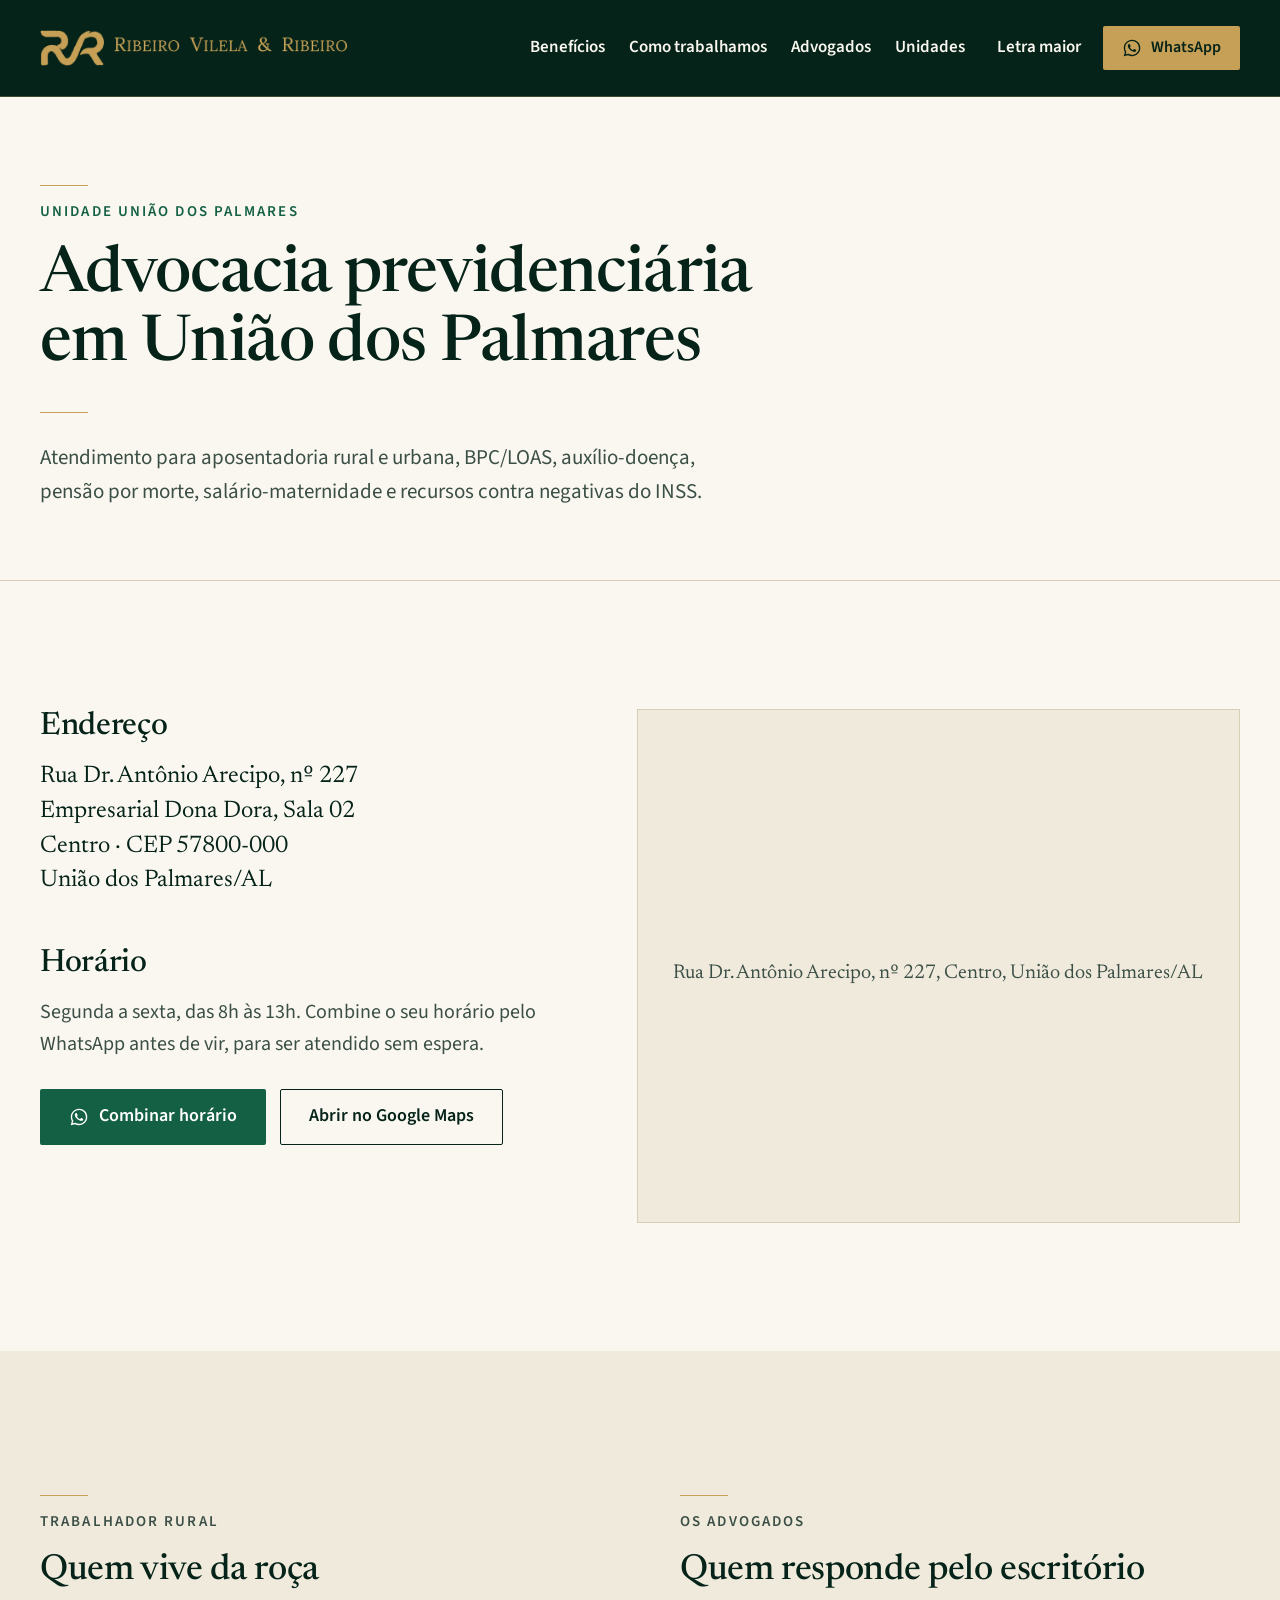
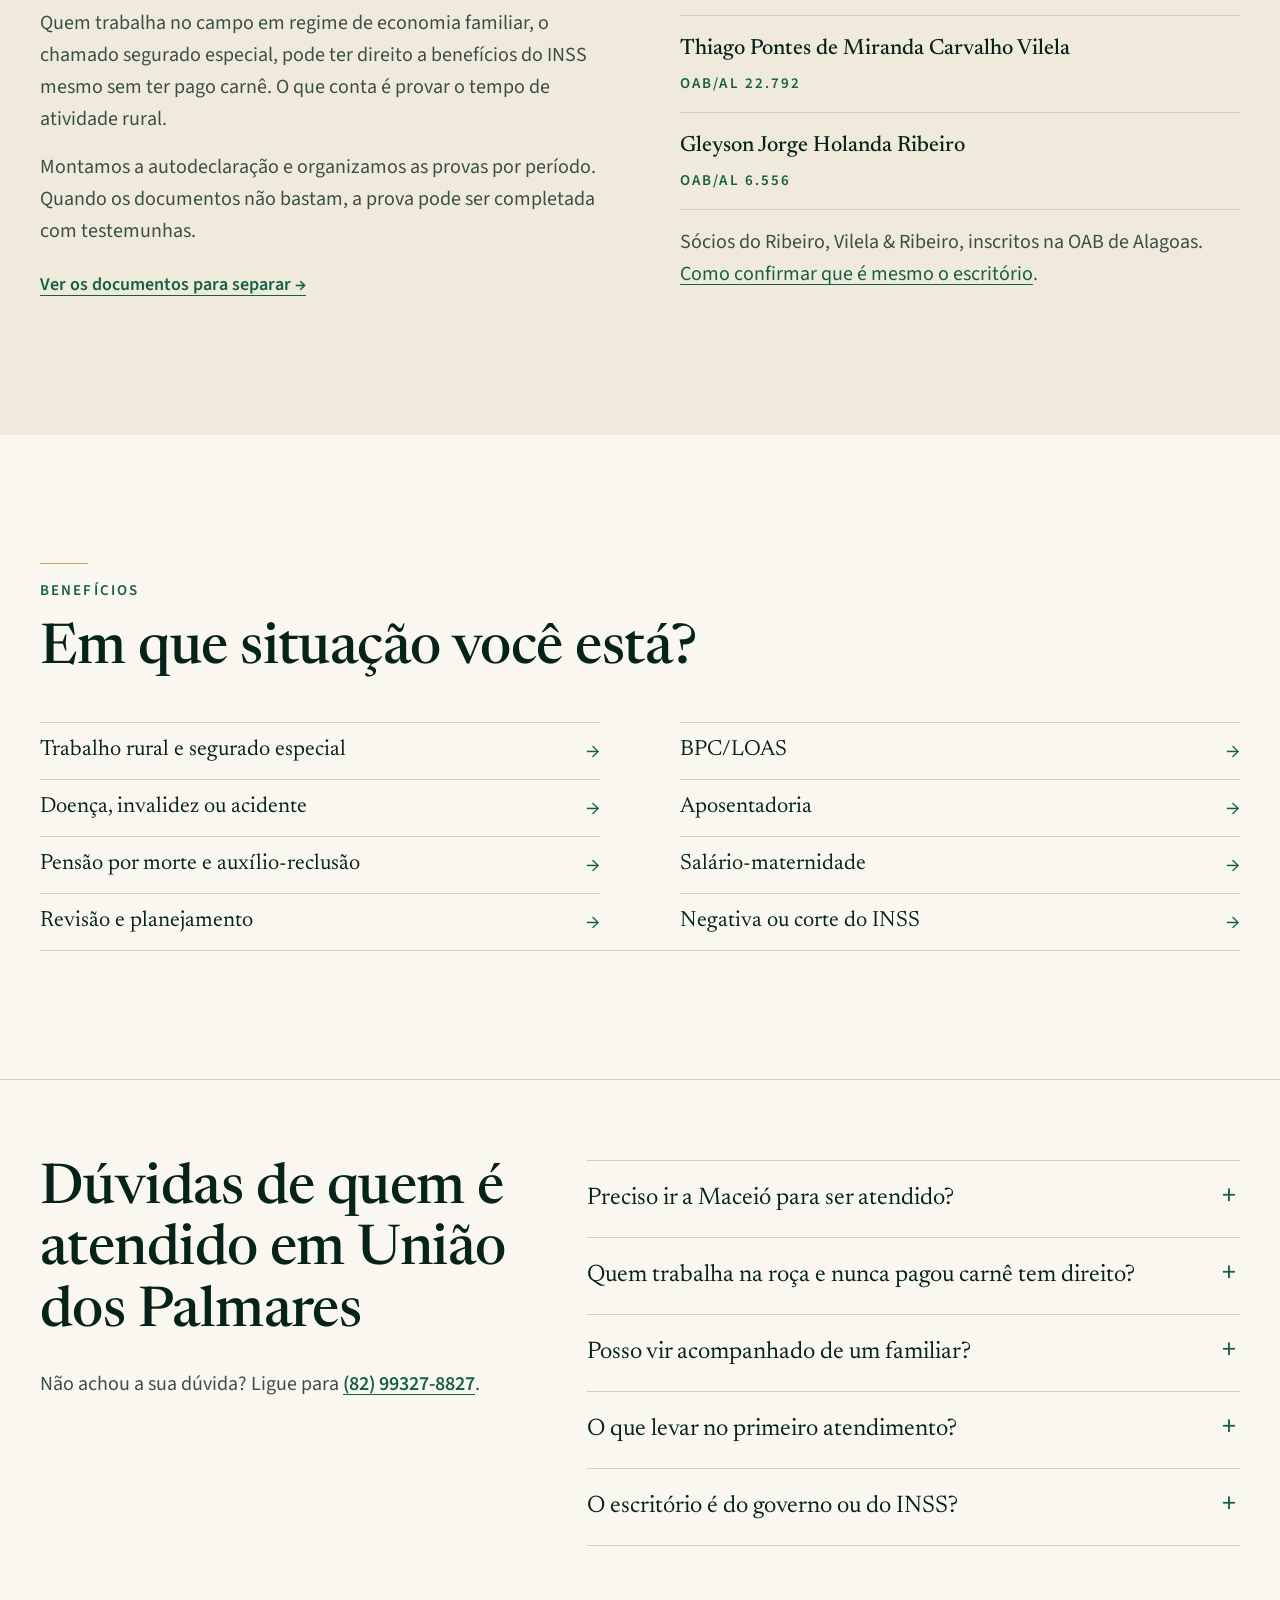
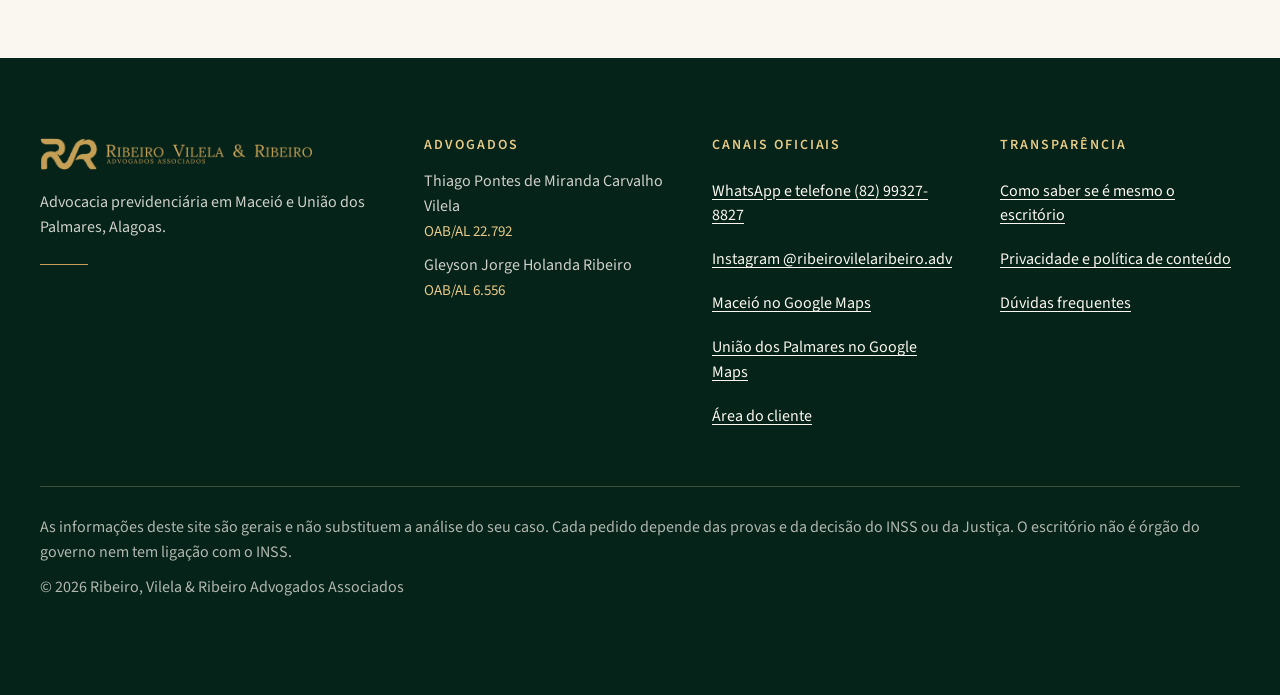
<file: uniao-dos-palmares/index.html>
<!doctype html>
<html lang="pt-BR">
<head>
<meta charset="utf-8">
<meta name="viewport" content="width=device-width, initial-scale=1">
<title>Advogado previdenciário em União dos Palmares · Ribeiro, Vilela & Ribeiro</title>
<meta name="description" content="Unidade de União dos Palmares do escritório Ribeiro, Vilela & Ribeiro, no Empresarial Dona Dora, Centro. Aposentadoria rural, BPC/LOAS, auxílio-doença, pensão por morte e recursos contra negativas do INSS.">
<meta name="theme-color" content="#052319">
<link rel="canonical" href="https://ribeirovilelaribeiro.com.br/uniao-dos-palmares">
<link rel="icon" href="/favicon.ico" sizes="any">
<link rel="icon" type="image/png" href="/img/favicon.png">
<link rel="apple-touch-icon" href="/img/apple-touch-icon.png">
<meta property="og:type" content="website">
<meta property="og:locale" content="pt_BR">
<meta property="og:site_name" content="Ribeiro, Vilela & Ribeiro">
<meta property="og:title" content="Advogado previdenciário em União dos Palmares · Ribeiro, Vilela & Ribeiro">
<meta property="og:description" content="Unidade de União dos Palmares do escritório Ribeiro, Vilela & Ribeiro, no Empresarial Dona Dora, Centro. Aposentadoria rural, BPC/LOAS, auxílio-doença, pensão por morte e recursos contra negativas do INSS.">
<meta property="og:url" content="https://ribeirovilelaribeiro.com.br/uniao-dos-palmares">
<meta property="og:image" content="https://ribeirovilelaribeiro.com.br/img/og.jpg">
<meta property="og:image:width" content="1200">
<meta property="og:image:height" content="630">
<meta name="twitter:card" content="summary_large_image">
<link rel="preconnect" href="https://fonts.googleapis.com">
<link rel="preconnect" href="https://fonts.gstatic.com" crossorigin>
<link href="https://fonts.googleapis.com/css2?family=Newsreader:opsz,wght@6..72,400;6..72,500;6..72,600&family=Source+Sans+3:wght@400;600&display=swap" rel="stylesheet">
<link rel="stylesheet" href="/assets/site.css">
<script>
  // Preferências de leitura antes de desenhar a página (evita piscar).
  (function () {
    var h = document.documentElement;
    h.classList.add("js");
    try {
      var e = localStorage.getItem("rvr-escala"); if (e) h.style.setProperty("--escala", e);
      if (localStorage.getItem("rvr-contraste") === "1") h.setAttribute("data-contraste", "");
    } catch (err) {}
  })();
</script>
<script type="application/ld+json">
{
  "@context": "https://schema.org",
  "@type": "LegalService",
  "@id": "https://ribeirovilelaribeiro.com.br/uniao-dos-palmares#unidade",
  "name": "Ribeiro, Vilela & Ribeiro Advogados Associados · União dos Palmares",
  "url": "https://ribeirovilelaribeiro.com.br/uniao-dos-palmares",
  "image": "https://ribeirovilelaribeiro.com.br/img/og.jpg",
  "telephone": "+55 82 99327-8827",
  "areaServed": "União dos Palmares",
  "parentOrganization": {
    "@id": "https://ribeirovilelaribeiro.com.br/#escritorio"
  },
  "openingHoursSpecification": [
    {
      "@type": "OpeningHoursSpecification",
      "dayOfWeek": [
        "Monday",
        "Tuesday",
        "Wednesday",
        "Thursday",
        "Friday"
      ],
      "opens": "08:00",
      "closes": "13:00"
    }
  ],
  "address": {
    "@type": "PostalAddress",
    "streetAddress": "Rua Dr. Antônio Arecipo, 227, Empresarial Dona Dora, Sala 02, Centro",
    "addressLocality": "União dos Palmares",
    "addressRegion": "AL",
    "postalCode": "57800-000",
    "addressCountry": "BR"
  }
}
</script>
<script type="application/ld+json">
{
  "@context": "https://schema.org",
  "@type": "FAQPage",
  "mainEntity": [
    {
      "@type": "Question",
      "name": "Preciso ir a Maceió para ser atendido?",
      "acceptedAnswer": {
        "@type": "Answer",
        "text": "Não. A unidade de União dos Palmares atende de segunda a sexta, das 8h às 13h. A primeira conversa também pode ser pelo WhatsApp ou por telefone."
      }
    },
    {
      "@type": "Question",
      "name": "Quem trabalha na roça e nunca pagou carnê tem direito?",
      "acceptedAnswer": {
        "@type": "Answer",
        "text": "Pode ter. O segurado especial, que trabalha no campo em regime de economia familiar, pode ter direito a benefícios do INSS sem ter pago carnê. O que conta é provar o tempo de atividade rural."
      }
    },
    {
      "@type": "Question",
      "name": "Posso vir acompanhado de um familiar?",
      "acceptedAnswer": {
        "@type": "Answer",
        "text": "Pode. Se vier ao escritório, pode vir acompanhado de um familiar. Os passos seguintes, como a entrega de documentos e a assinatura, são combinados com você."
      }
    },
    {
      "@type": "Question",
      "name": "O que levar no primeiro atendimento?",
      "acceptedAnswer": {
        "@type": "Answer",
        "text": "Nada é obrigatório. Se tiver, a carta do INSS ajuda. Depois, explicamos quais documentos separar para a sua situação."
      }
    },
    {
      "@type": "Question",
      "name": "O escritório é do governo ou do INSS?",
      "acceptedAnswer": {
        "@type": "Answer",
        "text": "Não. O Ribeiro, Vilela & Ribeiro é um escritório de advocacia particular, formado por advogados inscritos na OAB de Alagoas. Não é órgão do governo e não tem ligação com o INSS."
      }
    }
  ]
}
</script>
</head>
<body>

<nav class="pular" aria-label="Atalhos">
  <a href="#conteudo">Ir para o conteúdo</a>
  <a href="#menu">Ir para o menu</a>
  <a href="#rodape">Ir para o rodapé</a>
</nav>

<header class="topo">
  <div class="topo-in">
    <a class="marca" href="/" aria-label="Ribeiro, Vilela & Ribeiro, página inicial">
      <picture>
        <source srcset="/img/logo-cabecalho-ouro-720.webp" type="image/webp">
        <img src="/img/logo-cabecalho-ouro-720.png" alt="Ribeiro, Vilela & Ribeiro Advogados Associados" width="720" height="86">
      </picture>
    </a>
    <button class="menu-btn" type="button" aria-expanded="false" aria-controls="menu">Menu</button>
    <div class="menu" id="menu">
      <nav class="menu-links" aria-label="Seções do site">
        <a href="/#beneficios">Benefícios</a>
        <a href="/#como-trabalhamos">Como trabalhamos</a>
        <a href="/#advogados">Advogados</a>
        <a href="/#unidades">Unidades</a>
      </nav>
      <div class="menu-acoes">
        <div class="acess">
          <button type="button" class="link-topo" aria-expanded="false" aria-controls="acess-painel" data-acess-btn>Letra maior</button>
          <div class="acess-painel" id="acess-painel" hidden>
            <p class="acess-tit">Tamanho do texto</p>
            <div class="acess-linha">
              <button type="button" data-fonte="-1" aria-label="Diminuir o tamanho do texto">A−</button>
              <button type="button" data-fonte="0" aria-label="Tamanho normal do texto">A</button>
              <button type="button" data-fonte="1" aria-label="Aumentar o tamanho do texto">A+</button>
            </div>
            <button type="button" class="acess-opcao" data-contraste-btn aria-pressed="false">Alto contraste</button>
            <button type="button" class="acess-opcao" data-ouvir aria-pressed="false"><span>Ouvir esta página</span></button>
            <button type="button" class="acess-opcao" data-libras>Tradução em Libras</button>
          </div>
        </div>
        <a class="btn btn-ouro btn-peq" href="https://wa.me/5582993278827?text=Ol%C3%A1!%20Vim%20pelo%20site%20e%20gostaria%20de%20uma%20orienta%C3%A7%C3%A3o%20sobre%20um%20benef%C3%ADcio%20do%20INSS." target="_blank" rel="noopener">
          <svg aria-hidden="true" viewBox="0 0 24 24"><use href="#i-whats"/></svg> WhatsApp
        </a>
      </div>
    </div>
  </div>
</header>

<main id="conteudo" tabindex="-1">
<section class="pagina-topo">
  <div class="pagina-topo-in">
    <p class="rotulo">Unidade União dos Palmares</p>
    <h1>Advocacia previdenciária em União dos Palmares</h1>
    <p>Atendimento para aposentadoria rural e urbana, BPC/LOAS, auxílio-doença, pensão por morte, salário-maternidade e recursos contra negativas do INSS.</p>
  </div>
</section>

<section class="secao">
  <div class="secao-in cidade">
    <div class="cidade-dados">
      <h2>Endereço</h2>
      <p class="cidade-end">Rua Dr. Antônio Arecipo, nº&nbsp;227<br>Empresarial Dona Dora, Sala 02<br>Centro · CEP 57800-000<br>União dos Palmares/AL</p>
      <h2>Horário</h2>
      <p>Segunda a sexta, das 8h às 13h. Combine o seu horário pelo WhatsApp antes de vir, para ser atendido sem espera.</p>
      <div class="cidade-acoes">
        <a class="btn btn-verde" href="https://wa.me/5582993278827?text=Ol%C3%A1!%20Vim%20pelo%20site%20e%20gostaria%20de%20uma%20orienta%C3%A7%C3%A3o%20sobre%20um%20benef%C3%ADcio%20do%20INSS." target="_blank" rel="noopener">
          <svg aria-hidden="true" viewBox="0 0 24 24"><use href="#i-whats"/></svg> Combinar horário
        </a>
        <a class="btn btn-linha" href="https://www.google.com/maps/search/?api=1&query=Rua+Dr.+Ant%C3%B4nio+Arecipo+227+Centro+Uni%C3%A3o+dos+Palmares+AL" target="_blank" rel="noopener">Abrir no Google Maps</a>
      </div>
    </div>
    <div class="mapa">
      <p class="mapa-reserva">Rua Dr. Antônio Arecipo, nº&nbsp;227, Centro, União dos Palmares/AL</p>
      <iframe title="Mapa da unidade de União dos Palmares" loading="lazy" referrerpolicy="no-referrer-when-downgrade"
        src="https://www.google.com/maps?q=Rua+Dr.+Ant%C3%B4nio+Arecipo,+227,+Centro,+Uni%C3%A3o+dos+Palmares+-+AL,+57800-000&output=embed"></iframe>
    </div>
  </div>
</section>

<section class="secao secao-pedra">
  <div class="secao-in cidade-mais">
    <div>
      <p class="rotulo">Trabalhador rural</p>
      <h2>Quem vive da roça</h2>
      <p>Quem trabalha no campo em regime de economia familiar, o chamado segurado especial, pode ter direito a benefícios do INSS mesmo sem ter pago carnê. O que conta é provar o tempo de atividade rural.</p>
      <p>Montamos a autodeclaração e organizamos as provas por período. Quando os documentos não bastam, a prova pode ser completada com testemunhas.</p>
      <p><a class="link" href="/beneficios/trabalhador-rural">Ver os documentos para separar →</a></p>
    </div>
    <div>
      <p class="rotulo">Os advogados</p>
      <h2>Quem responde pelo escritório</h2>
      <ul class="cidade-advogados">
        <li><strong>Thiago Pontes de Miranda Carvalho Vilela</strong><span class="oab">OAB/AL 22.792</span></li>
        <li><strong>Gleyson Jorge Holanda Ribeiro</strong><span class="oab">OAB/AL 6.556</span></li>
      </ul>
      <p>Sócios do Ribeiro, Vilela &amp; Ribeiro, inscritos na OAB de Alagoas. <a href="/seguranca">Como confirmar que é mesmo o escritório</a>.</p>
    </div>
  </div>
</section>

<section class="secao">
  <div class="secao-in">
    <p class="rotulo">Benefícios</p>
    <h2>Em que situação você está?</h2>
    <ul class="cidade-assuntos">
      <li><a href="/beneficios/trabalhador-rural">Trabalho rural e segurado especial</a></li>
      <li><a href="/beneficios/bpc-loas">BPC/LOAS</a></li>
      <li><a href="/beneficios/auxilio-doenca-e-invalidez">Doença, invalidez ou acidente</a></li>
      <li><a href="/beneficios/aposentadoria">Aposentadoria</a></li>
      <li><a href="/beneficios/pensao-por-morte">Pensão por morte e auxílio-reclusão</a></li>
      <li><a href="/beneficios/salario-maternidade">Salário-maternidade</a></li>
      <li><a href="/beneficios/revisao-e-planejamento">Revisão e planejamento</a></li>
      <li><a href="/beneficios/negativa-do-inss">Negativa ou corte do INSS</a></li>
    </ul>
  </div>
</section>

<section class="secao" id="duvidas">
  <div class="secao-in duvidas-grade">
    <div class="duvidas-cab">
      <h2>Dúvidas de quem é atendido em União dos Palmares</h2>
      <p>Não achou a sua dúvida? Ligue para <a href="tel:+5582993278827">(82) 99327-8827</a>.</p>
    </div>
    <div class="duvidas">
      <details>
        <summary>Preciso ir a Maceió para ser atendido?</summary>
        <p>Não. A unidade de União dos Palmares atende de segunda a sexta, das 8h às 13h. A primeira conversa também pode ser pelo WhatsApp ou por telefone.</p>
      </details>
      <details>
        <summary>Quem trabalha na roça e nunca pagou carnê tem direito?</summary>
        <p>Pode ter. O segurado especial, que trabalha no campo em regime de economia familiar, pode ter direito a benefícios do INSS sem ter pago carnê. O que conta é provar o tempo de atividade rural.</p>
      </details>
      <details>
        <summary>Posso vir acompanhado de um familiar?</summary>
        <p>Pode. Se vier ao escritório, pode vir acompanhado de um familiar. Os passos seguintes, como a entrega de documentos e a assinatura, são combinados com você.</p>
      </details>
      <details>
        <summary>O que levar no primeiro atendimento?</summary>
        <p>Nada é obrigatório. Se tiver, a carta do INSS ajuda. Depois, explicamos quais documentos separar para a sua situação.</p>
      </details>
      <details>
        <summary>O escritório é do governo ou do INSS?</summary>
        <p>Não. O Ribeiro, Vilela &amp; Ribeiro é um escritório de advocacia particular, formado por advogados inscritos na OAB de Alagoas. Não é órgão do governo e não tem ligação com o INSS.</p>
      </details>
    </div>
  </div>
</section>
</main>

<footer class="rodape" id="rodape">
  <div class="rodape-in">
    <div class="rodape-marca">
      <picture>
        <source srcset="/img/logo-chapado-ouro-600.webp" type="image/webp">
        <img src="/img/logo-chapado-ouro-600.png" alt="Ribeiro, Vilela & Ribeiro Advogados Associados" width="600" height="72" loading="lazy">
      </picture>
      <p>Advocacia previdenciária em Maceió e União dos Palmares, Alagoas.</p>
    </div>
    <div>
      <h2 class="rodape-tit">Advogados</h2>
      <p>Thiago Pontes de Miranda Carvalho Vilela<br><span class="oab">OAB/AL 22.792</span></p>
      <p>Gleyson Jorge Holanda Ribeiro<br><span class="oab">OAB/AL 6.556</span></p>
    </div>
    <div>
      <h2 class="rodape-tit">Canais oficiais</h2>
      <p><a href="https://wa.me/5582993278827?text=Ol%C3%A1!%20Vim%20pelo%20site%20e%20gostaria%20de%20uma%20orienta%C3%A7%C3%A3o%20sobre%20um%20benef%C3%ADcio%20do%20INSS." target="_blank" rel="noopener">WhatsApp e telefone (82) 99327-8827</a></p>
      <p><a href="https://www.instagram.com/ribeirovilelaribeiro.adv/" target="_blank" rel="noopener">Instagram @ribeirovilelaribeiro.adv</a></p>
      <p><a href="https://www.google.com/maps/search/?api=1&amp;query=Rua+Sete+de+Setembro+188+Centro+Macei%C3%B3+AL+57020-700" target="_blank" rel="noopener">Maceió no Google Maps</a></p>
      <p><a href="https://www.google.com/maps/search/?api=1&amp;query=Rua+Dr.+Ant%C3%B4nio+Arecipo+227+Centro+Uni%C3%A3o+dos+Palmares+AL+57800-000" target="_blank" rel="noopener">União dos Palmares no Google Maps</a></p>
      <p><button type="button" class="link-rodape" data-abrir="cliente">Área do cliente</button></p>
    </div>
    <div>
      <h2 class="rodape-tit">Transparência</h2>
      <p><a href="/seguranca">Como saber se é mesmo o escritório</a></p>
      <p><a href="/privacidade">Privacidade e política de conteúdo</a></p>
      <p><a href="/#duvidas">Dúvidas frequentes</a></p>
    </div>
  </div>
  <div class="rodape-base">
    <p>As informações deste site são gerais e não substituem a análise do seu caso. Cada pedido depende das provas e da decisão do INSS ou da Justiça. O escritório não é órgão do governo nem tem ligação com o INSS.</p>
    <p>© <span data-ano>2026</span> Ribeiro, Vilela & Ribeiro Advogados Associados</p>
  </div>
</footer>

<a class="whats-flutuante" href="https://wa.me/5582993278827?text=Ol%C3%A1!%20Vim%20pelo%20site%20e%20gostaria%20de%20uma%20orienta%C3%A7%C3%A3o%20sobre%20um%20benef%C3%ADcio%20do%20INSS." target="_blank" rel="noopener" aria-label="Conversar com o escritório pelo WhatsApp">
  <svg aria-hidden="true" viewBox="0 0 24 24"><use href="#i-whats"/></svg>
</a>

<!-- Já sou cliente -->
<dialog class="janela" id="janela-cliente" aria-labelledby="cliente-tit">
  <form method="dialog" class="janela-fechar"><button aria-label="Fechar">×</button></form>
  <p class="rotulo">Área do cliente</p>
  <h2 id="cliente-tit">O que você precisa?</h2>
  <p>Escolha uma opção. O WhatsApp oficial do escritório abre com a mensagem pronta.</p>
  <div class="janela-opcoes">
    <a class="opcao" href="https://wa.me/5582993278827?text=Ol%C3%A1!%20Sou%20cliente%20do%20escrit%C3%B3rio%20e%20quero%20enviar%20um%20documento." target="_blank" rel="noopener">
      <span><strong>Enviar um documento</strong>Laudo, carta do INSS, comprovante</span>
    </a>
    <a class="opcao" href="https://wa.me/5582993278827?text=Ol%C3%A1!%20Sou%20cliente%20do%20escrit%C3%B3rio%20e%20quero%20saber%20como%20est%C3%A1%20o%20meu%20pedido." target="_blank" rel="noopener">
      <span><strong>Saber como está meu pedido</strong>Andamento no INSS ou na Justiça</span>
    </a>
    <a class="opcao" href="https://wa.me/5582993278827?text=Ol%C3%A1!%20Sou%20cliente%20do%20escrit%C3%B3rio%20e%20quero%20atualizar%20meu%20telefone%20ou%20endere%C3%A7o." target="_blank" rel="noopener">
      <span><strong>Atualizar telefone ou endereço</strong>Para não perder nenhum aviso</span>
    </a>
  </div>
  <p class="janela-nota">Confira sempre se o número é o (82) 99327-8827. <a href="/seguranca">Saiba como evitar golpes</a>.</p>
</dialog>

<!-- Aviso de saída para site do governo -->
<dialog class="janela" id="janela-saida" aria-labelledby="saida-tit">
  <form method="dialog" class="janela-fechar"><button aria-label="Fechar">×</button></form>
  <p class="rotulo">Você vai sair deste site</p>
  <h2 id="saida-tit">Abrir o site oficial do governo?</h2>
  <p>O link leva a <strong data-saida-dominio>gov.br</strong>, que é do governo federal e não do escritório. Lá você entra com a sua própria senha do gov.br, que não deve ser passada a ninguém.</p>
  <div class="janela-acoes">
    <a class="btn btn-verde" data-saida-ir href="#" target="_blank" rel="noopener">Continuar para o site oficial</a>
    <form method="dialog"><button class="btn btn-contorno">Ficar aqui</button></form>
  </div>
</dialog>

<svg width="0" height="0" style="position:absolute" aria-hidden="true">
  <defs>
    <symbol id="i-whats" viewBox="0 0 24 24"><path fill="currentColor" d="M12.04 2C6.58 2 2.13 6.45 2.13 11.91c0 1.75.46 3.45 1.32 4.95L2.05 22l5.25-1.38a9.86 9.86 0 0 0 4.74 1.21h.01c5.46 0 9.91-4.45 9.91-9.91 0-2.65-1.03-5.14-2.9-7.01A9.82 9.82 0 0 0 12.04 2Zm0 18.15h-.01a8.2 8.2 0 0 1-4.19-1.15l-.3-.18-3.12.82.83-3.04-.2-.31a8.2 8.2 0 0 1-1.26-4.38c0-4.54 3.7-8.23 8.25-8.23 2.2 0 4.27.86 5.82 2.42a8.18 8.18 0 0 1 2.41 5.82c0 4.54-3.7 8.23-8.23 8.23Zm4.52-6.16c-.25-.12-1.47-.72-1.69-.81-.23-.08-.39-.12-.56.13-.16.25-.64.81-.78.97-.14.17-.29.19-.54.06-.25-.12-1.05-.39-1.99-1.23-.74-.66-1.23-1.47-1.38-1.72-.14-.25-.02-.38.11-.51.11-.11.25-.29.37-.43.13-.15.17-.25.25-.42.08-.17.04-.31-.02-.43-.06-.12-.56-1.34-.76-1.84-.2-.48-.41-.42-.56-.43h-.48c-.17 0-.43.06-.66.31-.23.25-.86.85-.86 2.07 0 1.22.89 2.4 1.01 2.56.12.17 1.75 2.67 4.23 3.74.59.26 1.05.41 1.41.52.59.19 1.13.16 1.56.1.48-.07 1.47-.6 1.67-1.18.21-.58.21-1.07.14-1.18-.06-.1-.22-.16-.47-.29Z"/></symbol>
  </defs>
</svg>

<div vw class="enabled">
  <div vw-access-button class="active"></div>
  <div vw-plugin-wrapper><div class="vw-plugin-top-wrapper"></div></div>
</div>
<script src="https://vlibras.gov.br/app/vlibras-plugin.js" defer></script>
<script src="/assets/site.js" defer></script>
</body>
</html>
</file>
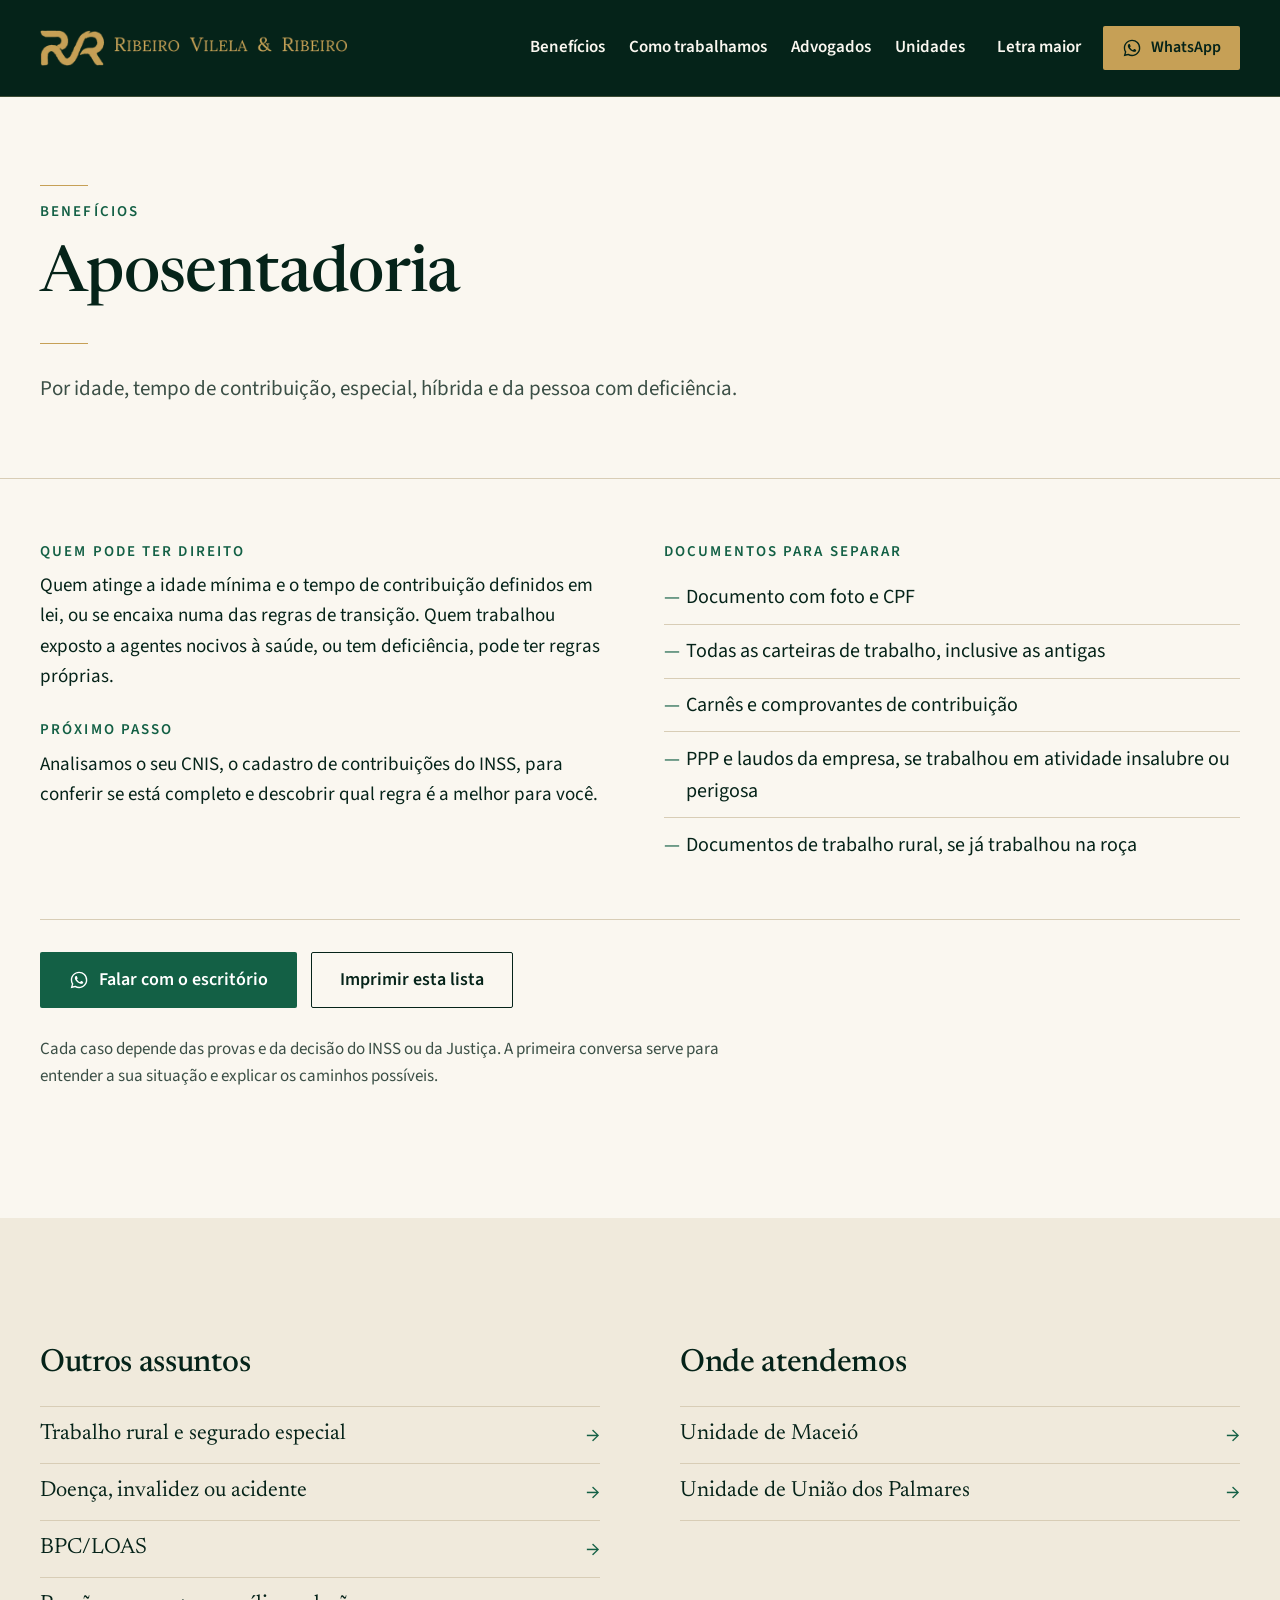
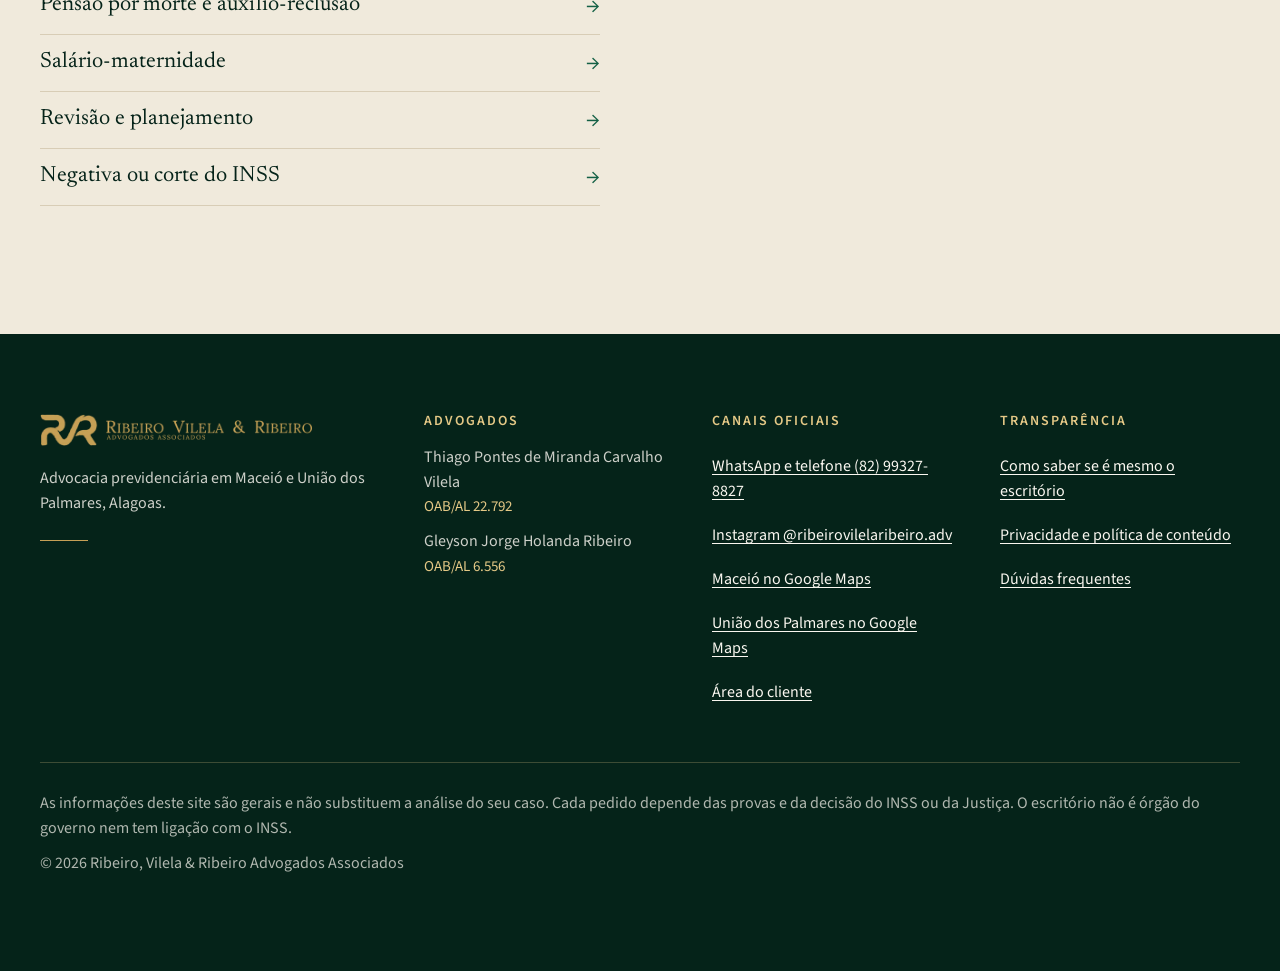
<file: beneficios/aposentadoria/index.html>
<!doctype html>
<html lang="pt-BR">
<head>
<meta charset="utf-8">
<meta name="viewport" content="width=device-width, initial-scale=1">
<title>Aposentadoria por idade, tempo de contribuição e especial · Ribeiro, Vilela & Ribeiro</title>
<meta name="description" content="Por idade, tempo de contribuição, especial, híbrida e da pessoa com deficiência. Quem atinge a idade mínima e o tempo de contribuição definidos em lei, ou se…">
<meta name="theme-color" content="#052319">
<link rel="canonical" href="https://ribeirovilelaribeiro.com.br/beneficios/aposentadoria">
<link rel="icon" href="/favicon.ico" sizes="any">
<link rel="icon" type="image/png" href="/img/favicon.png">
<link rel="apple-touch-icon" href="/img/apple-touch-icon.png">
<meta property="og:type" content="website">
<meta property="og:locale" content="pt_BR">
<meta property="og:site_name" content="Ribeiro, Vilela & Ribeiro">
<meta property="og:title" content="Aposentadoria por idade, tempo de contribuição e especial · Ribeiro, Vilela & Ribeiro">
<meta property="og:description" content="Por idade, tempo de contribuição, especial, híbrida e da pessoa com deficiência. Quem atinge a idade mínima e o tempo de contribuição definidos em lei, ou se…">
<meta property="og:url" content="https://ribeirovilelaribeiro.com.br/beneficios/aposentadoria">
<meta property="og:image" content="https://ribeirovilelaribeiro.com.br/img/og.jpg">
<meta property="og:image:width" content="1200">
<meta property="og:image:height" content="630">
<meta name="twitter:card" content="summary_large_image">
<link rel="preconnect" href="https://fonts.googleapis.com">
<link rel="preconnect" href="https://fonts.gstatic.com" crossorigin>
<link href="https://fonts.googleapis.com/css2?family=Newsreader:opsz,wght@6..72,400;6..72,500;6..72,600&family=Source+Sans+3:wght@400;600&display=swap" rel="stylesheet">
<link rel="stylesheet" href="/assets/site.css">
<script>
  // Preferências de leitura antes de desenhar a página (evita piscar).
  (function () {
    var h = document.documentElement;
    h.classList.add("js");
    try {
      var e = localStorage.getItem("rvr-escala"); if (e) h.style.setProperty("--escala", e);
      if (localStorage.getItem("rvr-contraste") === "1") h.setAttribute("data-contraste", "");
    } catch (err) {}
  })();
</script>
<script type="application/ld+json">
{
  "@context": "https://schema.org",
  "@type": "BreadcrumbList",
  "itemListElement": [
    {
      "@type": "ListItem",
      "position": 1,
      "name": "Início",
      "item": "https://ribeirovilelaribeiro.com.br/"
    },
    {
      "@type": "ListItem",
      "position": 2,
      "name": "Aposentadoria",
      "item": "https://ribeirovilelaribeiro.com.br/beneficios/aposentadoria"
    }
  ]
}
</script>
</head>
<body>

<nav class="pular" aria-label="Atalhos">
  <a href="#conteudo">Ir para o conteúdo</a>
  <a href="#menu">Ir para o menu</a>
  <a href="#rodape">Ir para o rodapé</a>
</nav>

<header class="topo">
  <div class="topo-in">
    <a class="marca" href="/" aria-label="Ribeiro, Vilela & Ribeiro, página inicial">
      <picture>
        <source srcset="/img/logo-cabecalho-ouro-720.webp" type="image/webp">
        <img src="/img/logo-cabecalho-ouro-720.png" alt="Ribeiro, Vilela & Ribeiro Advogados Associados" width="720" height="86">
      </picture>
    </a>
    <button class="menu-btn" type="button" aria-expanded="false" aria-controls="menu">Menu</button>
    <div class="menu" id="menu">
      <nav class="menu-links" aria-label="Seções do site">
        <a href="/#beneficios">Benefícios</a>
        <a href="/#como-trabalhamos">Como trabalhamos</a>
        <a href="/#advogados">Advogados</a>
        <a href="/#unidades">Unidades</a>
      </nav>
      <div class="menu-acoes">
        <div class="acess">
          <button type="button" class="link-topo" aria-expanded="false" aria-controls="acess-painel" data-acess-btn>Letra maior</button>
          <div class="acess-painel" id="acess-painel" hidden>
            <p class="acess-tit">Tamanho do texto</p>
            <div class="acess-linha">
              <button type="button" data-fonte="-1" aria-label="Diminuir o tamanho do texto">A−</button>
              <button type="button" data-fonte="0" aria-label="Tamanho normal do texto">A</button>
              <button type="button" data-fonte="1" aria-label="Aumentar o tamanho do texto">A+</button>
            </div>
            <button type="button" class="acess-opcao" data-contraste-btn aria-pressed="false">Alto contraste</button>
            <button type="button" class="acess-opcao" data-ouvir aria-pressed="false"><span>Ouvir esta página</span></button>
            <button type="button" class="acess-opcao" data-libras>Tradução em Libras</button>
          </div>
        </div>
        <a class="btn btn-ouro btn-peq" href="https://wa.me/5582993278827?text=Ol%C3%A1!%20Vim%20pelo%20site%20e%20gostaria%20de%20uma%20orienta%C3%A7%C3%A3o%20sobre%20um%20benef%C3%ADcio%20do%20INSS." target="_blank" rel="noopener">
          <svg aria-hidden="true" viewBox="0 0 24 24"><use href="#i-whats"/></svg> WhatsApp
        </a>
      </div>
    </div>
  </div>
</header>

<main id="conteudo" tabindex="-1">
<section class="pagina-topo">
  <div class="pagina-topo-in">
    <p class="rotulo"><a href="/#beneficios">Benefícios</a></p>
    <h1>Aposentadoria</h1>
    <p>Por idade, tempo de contribuição, especial, híbrida e da pessoa com deficiência.</p>
  </div>
</section>

<section class="secao">
  <div class="secao-in assunto">
    <div class="momento-grade assunto-grade">
      <div>
        <h3>Quem pode ter direito</h3>
        <p>Quem atinge a idade mínima e o tempo de contribuição definidos em lei, ou se encaixa numa das regras de transição. Quem trabalhou exposto a agentes nocivos à saúde, ou tem deficiência, pode ter regras próprias.</p>
        <h3>Próximo passo</h3>
        <p>Analisamos o seu CNIS, o cadastro de contribuições do INSS, para conferir se está completo e descobrir qual regra é a melhor para você.</p>
      </div>
      <div>
        <h3>Documentos para separar</h3>
        <ul class="lista-docs">
          <li>Documento com foto e CPF</li>
          <li>Todas as carteiras de trabalho, inclusive as antigas</li>
          <li>Carnês e comprovantes de contribuição</li>
          <li>PPP e laudos da empresa, se trabalhou em atividade insalubre ou perigosa</li>
          <li>Documentos de trabalho rural, se já trabalhou na roça</li>
        </ul>
      </div>
    </div>
    <div class="assunto-acoes">
      <a class="btn btn-verde" href="https://wa.me/5582993278827?text=Ol%C3%A1!%20Vim%20pelo%20site%20e%20gostaria%20de%20uma%20orienta%C3%A7%C3%A3o%20sobre%20um%20benef%C3%ADcio%20do%20INSS." target="_blank" rel="noopener">
        <svg aria-hidden="true" viewBox="0 0 24 24"><use href="#i-whats"/></svg> Falar com o escritório
      </a>
      <button type="button" class="btn btn-contorno" data-imprimir-pagina>Imprimir esta lista</button>
    </div>
    <p class="assunto-nota">Cada caso depende das provas e da decisão do INSS ou da Justiça. A primeira conversa serve para entender a sua situação e explicar os caminhos possíveis.</p>
  </div>
</section>

<section class="secao secao-pedra">
  <div class="secao-in assunto-mais">
    <div>
      <h2 class="assunto-mais-tit">Outros assuntos</h2>
      <ul class="assunto-lista">
          <li><a href="/beneficios/trabalhador-rural">Trabalho rural e segurado especial</a></li>
          <li><a href="/beneficios/auxilio-doenca-e-invalidez">Doença, invalidez ou acidente</a></li>
          <li><a href="/beneficios/bpc-loas">BPC/LOAS</a></li>
          <li><a href="/beneficios/pensao-por-morte">Pensão por morte e auxílio-reclusão</a></li>
          <li><a href="/beneficios/salario-maternidade">Salário-maternidade</a></li>
          <li><a href="/beneficios/revisao-e-planejamento">Revisão e planejamento</a></li>
          <li><a href="/beneficios/negativa-do-inss">Negativa ou corte do INSS</a></li>
      </ul>
    </div>
    <div>
      <h2 class="assunto-mais-tit">Onde atendemos</h2>
      <ul class="assunto-lista">
          <li><a href="/maceio">Unidade de Maceió</a></li>
          <li><a href="/uniao-dos-palmares">Unidade de União dos Palmares</a></li>
      </ul>
    </div>
  </div>
</section>
</main>

<footer class="rodape" id="rodape">
  <div class="rodape-in">
    <div class="rodape-marca">
      <picture>
        <source srcset="/img/logo-chapado-ouro-600.webp" type="image/webp">
        <img src="/img/logo-chapado-ouro-600.png" alt="Ribeiro, Vilela & Ribeiro Advogados Associados" width="600" height="72" loading="lazy">
      </picture>
      <p>Advocacia previdenciária em Maceió e União dos Palmares, Alagoas.</p>
    </div>
    <div>
      <h2 class="rodape-tit">Advogados</h2>
      <p>Thiago Pontes de Miranda Carvalho Vilela<br><span class="oab">OAB/AL 22.792</span></p>
      <p>Gleyson Jorge Holanda Ribeiro<br><span class="oab">OAB/AL 6.556</span></p>
    </div>
    <div>
      <h2 class="rodape-tit">Canais oficiais</h2>
      <p><a href="https://wa.me/5582993278827?text=Ol%C3%A1!%20Vim%20pelo%20site%20e%20gostaria%20de%20uma%20orienta%C3%A7%C3%A3o%20sobre%20um%20benef%C3%ADcio%20do%20INSS." target="_blank" rel="noopener">WhatsApp e telefone (82) 99327-8827</a></p>
      <p><a href="https://www.instagram.com/ribeirovilelaribeiro.adv/" target="_blank" rel="noopener">Instagram @ribeirovilelaribeiro.adv</a></p>
      <p><a href="https://www.google.com/maps/search/?api=1&amp;query=Rua+Sete+de+Setembro+188+Centro+Macei%C3%B3+AL+57020-700" target="_blank" rel="noopener">Maceió no Google Maps</a></p>
      <p><a href="https://www.google.com/maps/search/?api=1&amp;query=Rua+Dr.+Ant%C3%B4nio+Arecipo+227+Centro+Uni%C3%A3o+dos+Palmares+AL+57800-000" target="_blank" rel="noopener">União dos Palmares no Google Maps</a></p>
      <p><button type="button" class="link-rodape" data-abrir="cliente">Área do cliente</button></p>
    </div>
    <div>
      <h2 class="rodape-tit">Transparência</h2>
      <p><a href="/seguranca">Como saber se é mesmo o escritório</a></p>
      <p><a href="/privacidade">Privacidade e política de conteúdo</a></p>
      <p><a href="/#duvidas">Dúvidas frequentes</a></p>
    </div>
  </div>
  <div class="rodape-base">
    <p>As informações deste site são gerais e não substituem a análise do seu caso. Cada pedido depende das provas e da decisão do INSS ou da Justiça. O escritório não é órgão do governo nem tem ligação com o INSS.</p>
    <p>© <span data-ano>2026</span> Ribeiro, Vilela & Ribeiro Advogados Associados</p>
  </div>
</footer>

<a class="whats-flutuante" href="https://wa.me/5582993278827?text=Ol%C3%A1!%20Vim%20pelo%20site%20e%20gostaria%20de%20uma%20orienta%C3%A7%C3%A3o%20sobre%20um%20benef%C3%ADcio%20do%20INSS." target="_blank" rel="noopener" aria-label="Conversar com o escritório pelo WhatsApp">
  <svg aria-hidden="true" viewBox="0 0 24 24"><use href="#i-whats"/></svg>
</a>

<!-- Já sou cliente -->
<dialog class="janela" id="janela-cliente" aria-labelledby="cliente-tit">
  <form method="dialog" class="janela-fechar"><button aria-label="Fechar">×</button></form>
  <p class="rotulo">Área do cliente</p>
  <h2 id="cliente-tit">O que você precisa?</h2>
  <p>Escolha uma opção. O WhatsApp oficial do escritório abre com a mensagem pronta.</p>
  <div class="janela-opcoes">
    <a class="opcao" href="https://wa.me/5582993278827?text=Ol%C3%A1!%20Sou%20cliente%20do%20escrit%C3%B3rio%20e%20quero%20enviar%20um%20documento." target="_blank" rel="noopener">
      <span><strong>Enviar um documento</strong>Laudo, carta do INSS, comprovante</span>
    </a>
    <a class="opcao" href="https://wa.me/5582993278827?text=Ol%C3%A1!%20Sou%20cliente%20do%20escrit%C3%B3rio%20e%20quero%20saber%20como%20est%C3%A1%20o%20meu%20pedido." target="_blank" rel="noopener">
      <span><strong>Saber como está meu pedido</strong>Andamento no INSS ou na Justiça</span>
    </a>
    <a class="opcao" href="https://wa.me/5582993278827?text=Ol%C3%A1!%20Sou%20cliente%20do%20escrit%C3%B3rio%20e%20quero%20atualizar%20meu%20telefone%20ou%20endere%C3%A7o." target="_blank" rel="noopener">
      <span><strong>Atualizar telefone ou endereço</strong>Para não perder nenhum aviso</span>
    </a>
  </div>
  <p class="janela-nota">Confira sempre se o número é o (82) 99327-8827. <a href="/seguranca">Saiba como evitar golpes</a>.</p>
</dialog>

<!-- Aviso de saída para site do governo -->
<dialog class="janela" id="janela-saida" aria-labelledby="saida-tit">
  <form method="dialog" class="janela-fechar"><button aria-label="Fechar">×</button></form>
  <p class="rotulo">Você vai sair deste site</p>
  <h2 id="saida-tit">Abrir o site oficial do governo?</h2>
  <p>O link leva a <strong data-saida-dominio>gov.br</strong>, que é do governo federal e não do escritório. Lá você entra com a sua própria senha do gov.br, que não deve ser passada a ninguém.</p>
  <div class="janela-acoes">
    <a class="btn btn-verde" data-saida-ir href="#" target="_blank" rel="noopener">Continuar para o site oficial</a>
    <form method="dialog"><button class="btn btn-contorno">Ficar aqui</button></form>
  </div>
</dialog>

<svg width="0" height="0" style="position:absolute" aria-hidden="true">
  <defs>
    <symbol id="i-whats" viewBox="0 0 24 24"><path fill="currentColor" d="M12.04 2C6.58 2 2.13 6.45 2.13 11.91c0 1.75.46 3.45 1.32 4.95L2.05 22l5.25-1.38a9.86 9.86 0 0 0 4.74 1.21h.01c5.46 0 9.91-4.45 9.91-9.91 0-2.65-1.03-5.14-2.9-7.01A9.82 9.82 0 0 0 12.04 2Zm0 18.15h-.01a8.2 8.2 0 0 1-4.19-1.15l-.3-.18-3.12.82.83-3.04-.2-.31a8.2 8.2 0 0 1-1.26-4.38c0-4.54 3.7-8.23 8.25-8.23 2.2 0 4.27.86 5.82 2.42a8.18 8.18 0 0 1 2.41 5.82c0 4.54-3.7 8.23-8.23 8.23Zm4.52-6.16c-.25-.12-1.47-.72-1.69-.81-.23-.08-.39-.12-.56.13-.16.25-.64.81-.78.97-.14.17-.29.19-.54.06-.25-.12-1.05-.39-1.99-1.23-.74-.66-1.23-1.47-1.38-1.72-.14-.25-.02-.38.11-.51.11-.11.25-.29.37-.43.13-.15.17-.25.25-.42.08-.17.04-.31-.02-.43-.06-.12-.56-1.34-.76-1.84-.2-.48-.41-.42-.56-.43h-.48c-.17 0-.43.06-.66.31-.23.25-.86.85-.86 2.07 0 1.22.89 2.4 1.01 2.56.12.17 1.75 2.67 4.23 3.74.59.26 1.05.41 1.41.52.59.19 1.13.16 1.56.1.48-.07 1.47-.6 1.67-1.18.21-.58.21-1.07.14-1.18-.06-.1-.22-.16-.47-.29Z"/></symbol>
  </defs>
</svg>

<div vw class="enabled">
  <div vw-access-button class="active"></div>
  <div vw-plugin-wrapper><div class="vw-plugin-top-wrapper"></div></div>
</div>
<script src="https://vlibras.gov.br/app/vlibras-plugin.js" defer></script>
<script src="/assets/site.js" defer></script>
</body>
</html>
</file>
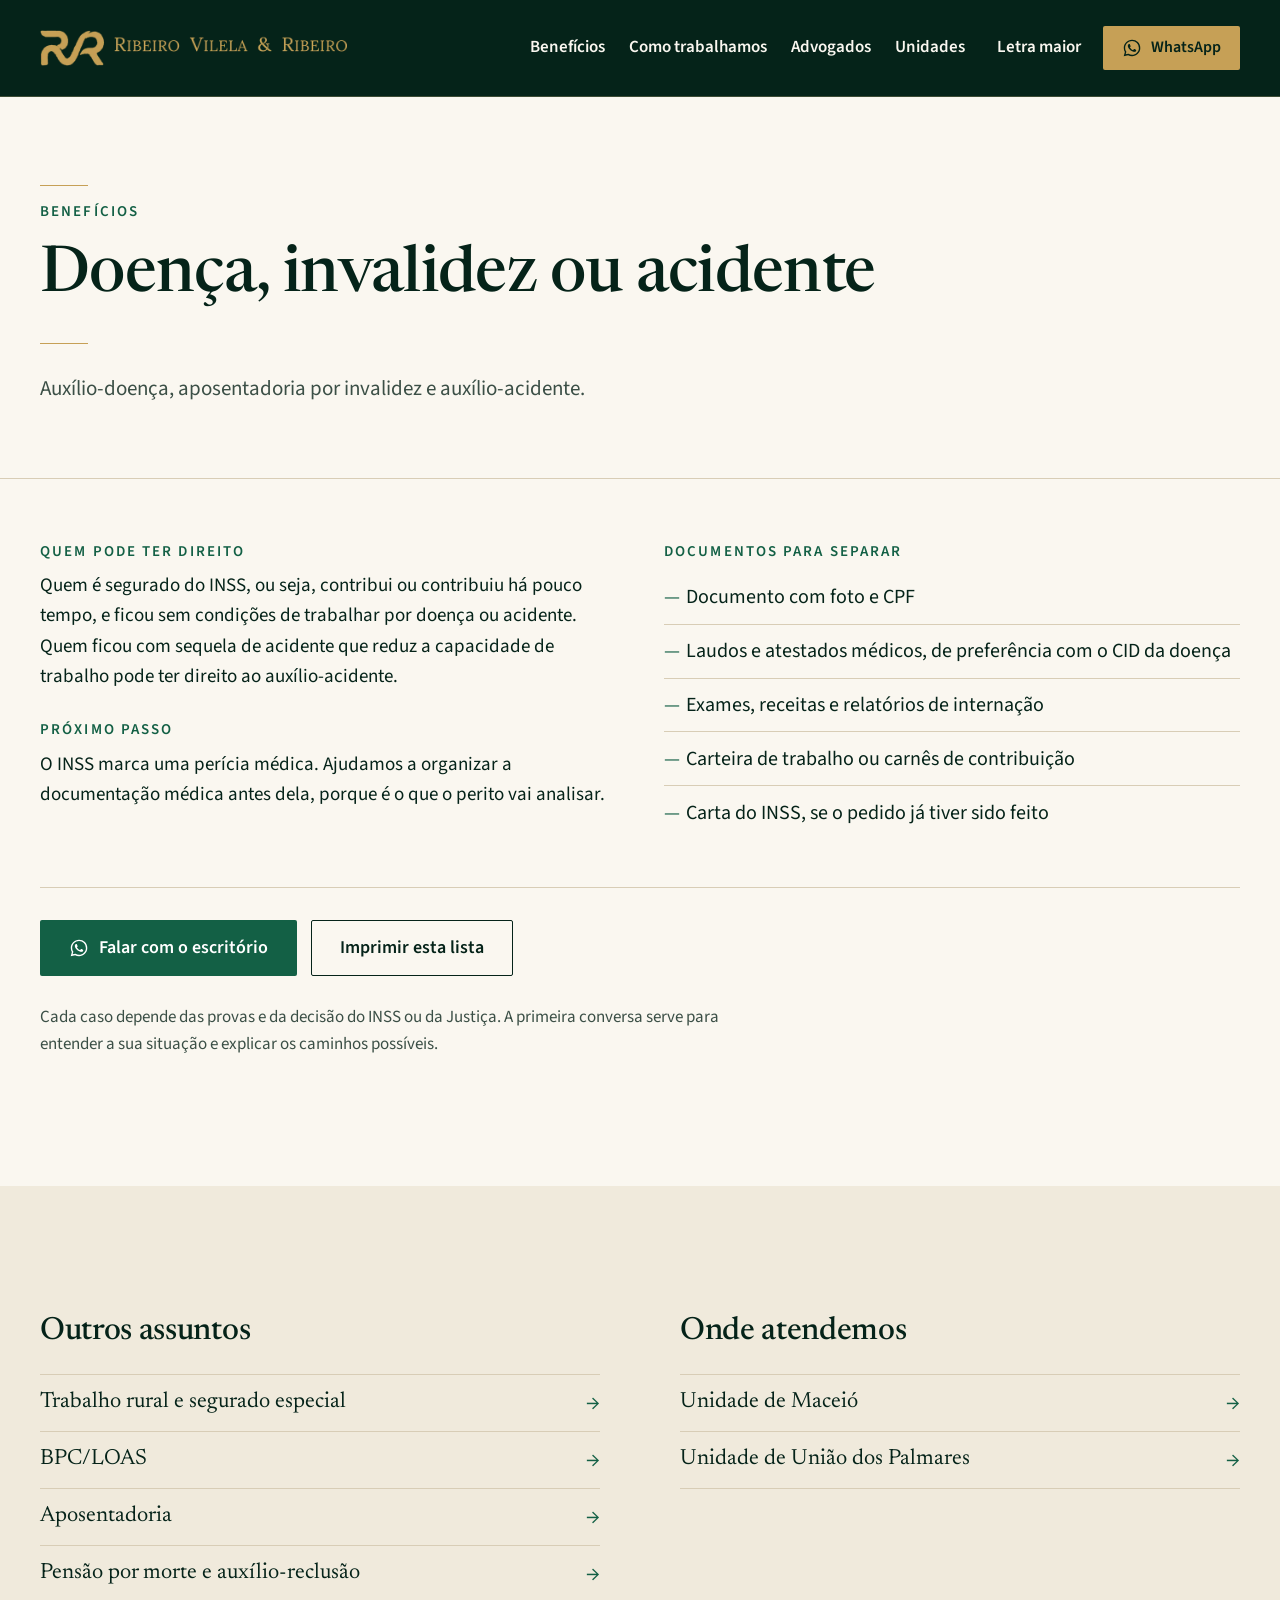
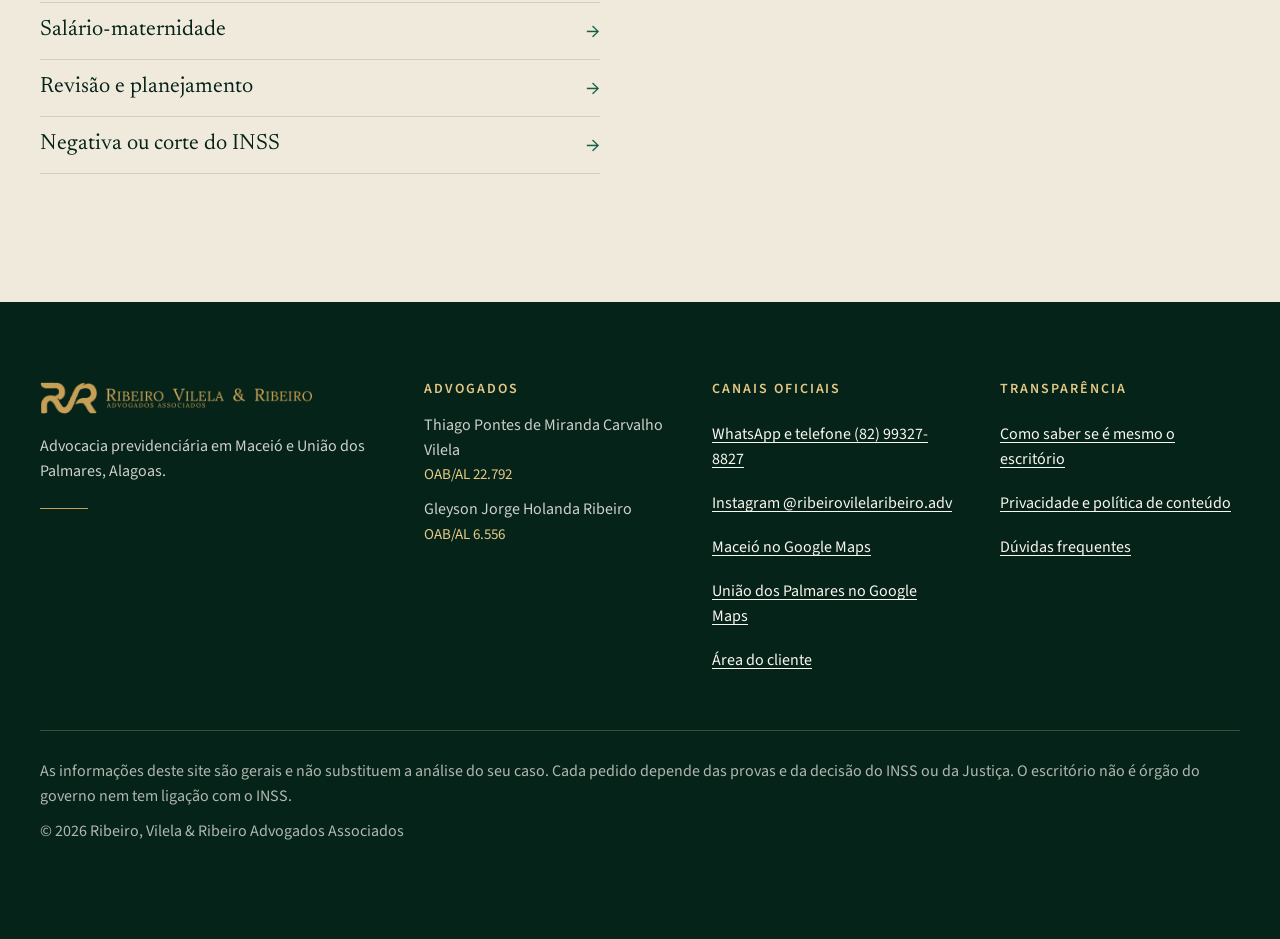
<file: beneficios/auxilio-doenca-e-invalidez/index.html>
<!doctype html>
<html lang="pt-BR">
<head>
<meta charset="utf-8">
<meta name="viewport" content="width=device-width, initial-scale=1">
<title>Auxílio-doença, aposentadoria por invalidez e auxílio-acidente · Ribeiro, Vilela & Ribeiro</title>
<meta name="description" content="Auxílio-doença, aposentadoria por invalidez e auxílio-acidente. Quem é segurado do INSS, ou seja, contribui ou contribuiu há pouco tempo, e ficou sem condições…">
<meta name="theme-color" content="#052319">
<link rel="canonical" href="https://ribeirovilelaribeiro.com.br/beneficios/auxilio-doenca-e-invalidez">
<link rel="icon" href="/favicon.ico" sizes="any">
<link rel="icon" type="image/png" href="/img/favicon.png">
<link rel="apple-touch-icon" href="/img/apple-touch-icon.png">
<meta property="og:type" content="website">
<meta property="og:locale" content="pt_BR">
<meta property="og:site_name" content="Ribeiro, Vilela & Ribeiro">
<meta property="og:title" content="Auxílio-doença, aposentadoria por invalidez e auxílio-acidente · Ribeiro, Vilela & Ribeiro">
<meta property="og:description" content="Auxílio-doença, aposentadoria por invalidez e auxílio-acidente. Quem é segurado do INSS, ou seja, contribui ou contribuiu há pouco tempo, e ficou sem condições…">
<meta property="og:url" content="https://ribeirovilelaribeiro.com.br/beneficios/auxilio-doenca-e-invalidez">
<meta property="og:image" content="https://ribeirovilelaribeiro.com.br/img/og.jpg">
<meta property="og:image:width" content="1200">
<meta property="og:image:height" content="630">
<meta name="twitter:card" content="summary_large_image">
<link rel="preconnect" href="https://fonts.googleapis.com">
<link rel="preconnect" href="https://fonts.gstatic.com" crossorigin>
<link href="https://fonts.googleapis.com/css2?family=Newsreader:opsz,wght@6..72,400;6..72,500;6..72,600&family=Source+Sans+3:wght@400;600&display=swap" rel="stylesheet">
<link rel="stylesheet" href="/assets/site.css">
<script>
  // Preferências de leitura antes de desenhar a página (evita piscar).
  (function () {
    var h = document.documentElement;
    h.classList.add("js");
    try {
      var e = localStorage.getItem("rvr-escala"); if (e) h.style.setProperty("--escala", e);
      if (localStorage.getItem("rvr-contraste") === "1") h.setAttribute("data-contraste", "");
    } catch (err) {}
  })();
</script>
<script type="application/ld+json">
{
  "@context": "https://schema.org",
  "@type": "BreadcrumbList",
  "itemListElement": [
    {
      "@type": "ListItem",
      "position": 1,
      "name": "Início",
      "item": "https://ribeirovilelaribeiro.com.br/"
    },
    {
      "@type": "ListItem",
      "position": 2,
      "name": "Doença, invalidez ou acidente",
      "item": "https://ribeirovilelaribeiro.com.br/beneficios/auxilio-doenca-e-invalidez"
    }
  ]
}
</script>
</head>
<body>

<nav class="pular" aria-label="Atalhos">
  <a href="#conteudo">Ir para o conteúdo</a>
  <a href="#menu">Ir para o menu</a>
  <a href="#rodape">Ir para o rodapé</a>
</nav>

<header class="topo">
  <div class="topo-in">
    <a class="marca" href="/" aria-label="Ribeiro, Vilela & Ribeiro, página inicial">
      <picture>
        <source srcset="/img/logo-cabecalho-ouro-720.webp" type="image/webp">
        <img src="/img/logo-cabecalho-ouro-720.png" alt="Ribeiro, Vilela & Ribeiro Advogados Associados" width="720" height="86">
      </picture>
    </a>
    <button class="menu-btn" type="button" aria-expanded="false" aria-controls="menu">Menu</button>
    <div class="menu" id="menu">
      <nav class="menu-links" aria-label="Seções do site">
        <a href="/#beneficios">Benefícios</a>
        <a href="/#como-trabalhamos">Como trabalhamos</a>
        <a href="/#advogados">Advogados</a>
        <a href="/#unidades">Unidades</a>
      </nav>
      <div class="menu-acoes">
        <div class="acess">
          <button type="button" class="link-topo" aria-expanded="false" aria-controls="acess-painel" data-acess-btn>Letra maior</button>
          <div class="acess-painel" id="acess-painel" hidden>
            <p class="acess-tit">Tamanho do texto</p>
            <div class="acess-linha">
              <button type="button" data-fonte="-1" aria-label="Diminuir o tamanho do texto">A−</button>
              <button type="button" data-fonte="0" aria-label="Tamanho normal do texto">A</button>
              <button type="button" data-fonte="1" aria-label="Aumentar o tamanho do texto">A+</button>
            </div>
            <button type="button" class="acess-opcao" data-contraste-btn aria-pressed="false">Alto contraste</button>
            <button type="button" class="acess-opcao" data-ouvir aria-pressed="false"><span>Ouvir esta página</span></button>
            <button type="button" class="acess-opcao" data-libras>Tradução em Libras</button>
          </div>
        </div>
        <a class="btn btn-ouro btn-peq" href="https://wa.me/5582993278827?text=Ol%C3%A1!%20Vim%20pelo%20site%20e%20gostaria%20de%20uma%20orienta%C3%A7%C3%A3o%20sobre%20um%20benef%C3%ADcio%20do%20INSS." target="_blank" rel="noopener">
          <svg aria-hidden="true" viewBox="0 0 24 24"><use href="#i-whats"/></svg> WhatsApp
        </a>
      </div>
    </div>
  </div>
</header>

<main id="conteudo" tabindex="-1">
<section class="pagina-topo">
  <div class="pagina-topo-in">
    <p class="rotulo"><a href="/#beneficios">Benefícios</a></p>
    <h1>Doença, invalidez ou acidente</h1>
    <p>Auxílio-doença, aposentadoria por invalidez e auxílio-acidente.</p>
  </div>
</section>

<section class="secao">
  <div class="secao-in assunto">
    <div class="momento-grade assunto-grade">
      <div>
        <h3>Quem pode ter direito</h3>
        <p>Quem é segurado do INSS, ou seja, contribui ou contribuiu há pouco tempo, e ficou sem condições de trabalhar por doença ou acidente. Quem ficou com sequela de acidente que reduz a capacidade de trabalho pode ter direito ao auxílio-acidente.</p>
        <h3>Próximo passo</h3>
        <p>O INSS marca uma perícia médica. Ajudamos a organizar a documentação médica antes dela, porque é o que o perito vai analisar.</p>
      </div>
      <div>
        <h3>Documentos para separar</h3>
        <ul class="lista-docs">
          <li>Documento com foto e CPF</li>
          <li>Laudos e atestados médicos, de preferência com o CID da doença</li>
          <li>Exames, receitas e relatórios de internação</li>
          <li>Carteira de trabalho ou carnês de contribuição</li>
          <li>Carta do INSS, se o pedido já tiver sido feito</li>
        </ul>
      </div>
    </div>
    <div class="assunto-acoes">
      <a class="btn btn-verde" href="https://wa.me/5582993278827?text=Ol%C3%A1!%20Vim%20pelo%20site%20e%20gostaria%20de%20uma%20orienta%C3%A7%C3%A3o%20sobre%20um%20benef%C3%ADcio%20do%20INSS." target="_blank" rel="noopener">
        <svg aria-hidden="true" viewBox="0 0 24 24"><use href="#i-whats"/></svg> Falar com o escritório
      </a>
      <button type="button" class="btn btn-contorno" data-imprimir-pagina>Imprimir esta lista</button>
    </div>
    <p class="assunto-nota">Cada caso depende das provas e da decisão do INSS ou da Justiça. A primeira conversa serve para entender a sua situação e explicar os caminhos possíveis.</p>
  </div>
</section>

<section class="secao secao-pedra">
  <div class="secao-in assunto-mais">
    <div>
      <h2 class="assunto-mais-tit">Outros assuntos</h2>
      <ul class="assunto-lista">
          <li><a href="/beneficios/trabalhador-rural">Trabalho rural e segurado especial</a></li>
          <li><a href="/beneficios/bpc-loas">BPC/LOAS</a></li>
          <li><a href="/beneficios/aposentadoria">Aposentadoria</a></li>
          <li><a href="/beneficios/pensao-por-morte">Pensão por morte e auxílio-reclusão</a></li>
          <li><a href="/beneficios/salario-maternidade">Salário-maternidade</a></li>
          <li><a href="/beneficios/revisao-e-planejamento">Revisão e planejamento</a></li>
          <li><a href="/beneficios/negativa-do-inss">Negativa ou corte do INSS</a></li>
      </ul>
    </div>
    <div>
      <h2 class="assunto-mais-tit">Onde atendemos</h2>
      <ul class="assunto-lista">
          <li><a href="/maceio">Unidade de Maceió</a></li>
          <li><a href="/uniao-dos-palmares">Unidade de União dos Palmares</a></li>
      </ul>
    </div>
  </div>
</section>
</main>

<footer class="rodape" id="rodape">
  <div class="rodape-in">
    <div class="rodape-marca">
      <picture>
        <source srcset="/img/logo-chapado-ouro-600.webp" type="image/webp">
        <img src="/img/logo-chapado-ouro-600.png" alt="Ribeiro, Vilela & Ribeiro Advogados Associados" width="600" height="72" loading="lazy">
      </picture>
      <p>Advocacia previdenciária em Maceió e União dos Palmares, Alagoas.</p>
    </div>
    <div>
      <h2 class="rodape-tit">Advogados</h2>
      <p>Thiago Pontes de Miranda Carvalho Vilela<br><span class="oab">OAB/AL 22.792</span></p>
      <p>Gleyson Jorge Holanda Ribeiro<br><span class="oab">OAB/AL 6.556</span></p>
    </div>
    <div>
      <h2 class="rodape-tit">Canais oficiais</h2>
      <p><a href="https://wa.me/5582993278827?text=Ol%C3%A1!%20Vim%20pelo%20site%20e%20gostaria%20de%20uma%20orienta%C3%A7%C3%A3o%20sobre%20um%20benef%C3%ADcio%20do%20INSS." target="_blank" rel="noopener">WhatsApp e telefone (82) 99327-8827</a></p>
      <p><a href="https://www.instagram.com/ribeirovilelaribeiro.adv/" target="_blank" rel="noopener">Instagram @ribeirovilelaribeiro.adv</a></p>
      <p><a href="https://www.google.com/maps/search/?api=1&amp;query=Rua+Sete+de+Setembro+188+Centro+Macei%C3%B3+AL+57020-700" target="_blank" rel="noopener">Maceió no Google Maps</a></p>
      <p><a href="https://www.google.com/maps/search/?api=1&amp;query=Rua+Dr.+Ant%C3%B4nio+Arecipo+227+Centro+Uni%C3%A3o+dos+Palmares+AL+57800-000" target="_blank" rel="noopener">União dos Palmares no Google Maps</a></p>
      <p><button type="button" class="link-rodape" data-abrir="cliente">Área do cliente</button></p>
    </div>
    <div>
      <h2 class="rodape-tit">Transparência</h2>
      <p><a href="/seguranca">Como saber se é mesmo o escritório</a></p>
      <p><a href="/privacidade">Privacidade e política de conteúdo</a></p>
      <p><a href="/#duvidas">Dúvidas frequentes</a></p>
    </div>
  </div>
  <div class="rodape-base">
    <p>As informações deste site são gerais e não substituem a análise do seu caso. Cada pedido depende das provas e da decisão do INSS ou da Justiça. O escritório não é órgão do governo nem tem ligação com o INSS.</p>
    <p>© <span data-ano>2026</span> Ribeiro, Vilela & Ribeiro Advogados Associados</p>
  </div>
</footer>

<a class="whats-flutuante" href="https://wa.me/5582993278827?text=Ol%C3%A1!%20Vim%20pelo%20site%20e%20gostaria%20de%20uma%20orienta%C3%A7%C3%A3o%20sobre%20um%20benef%C3%ADcio%20do%20INSS." target="_blank" rel="noopener" aria-label="Conversar com o escritório pelo WhatsApp">
  <svg aria-hidden="true" viewBox="0 0 24 24"><use href="#i-whats"/></svg>
</a>

<!-- Já sou cliente -->
<dialog class="janela" id="janela-cliente" aria-labelledby="cliente-tit">
  <form method="dialog" class="janela-fechar"><button aria-label="Fechar">×</button></form>
  <p class="rotulo">Área do cliente</p>
  <h2 id="cliente-tit">O que você precisa?</h2>
  <p>Escolha uma opção. O WhatsApp oficial do escritório abre com a mensagem pronta.</p>
  <div class="janela-opcoes">
    <a class="opcao" href="https://wa.me/5582993278827?text=Ol%C3%A1!%20Sou%20cliente%20do%20escrit%C3%B3rio%20e%20quero%20enviar%20um%20documento." target="_blank" rel="noopener">
      <span><strong>Enviar um documento</strong>Laudo, carta do INSS, comprovante</span>
    </a>
    <a class="opcao" href="https://wa.me/5582993278827?text=Ol%C3%A1!%20Sou%20cliente%20do%20escrit%C3%B3rio%20e%20quero%20saber%20como%20est%C3%A1%20o%20meu%20pedido." target="_blank" rel="noopener">
      <span><strong>Saber como está meu pedido</strong>Andamento no INSS ou na Justiça</span>
    </a>
    <a class="opcao" href="https://wa.me/5582993278827?text=Ol%C3%A1!%20Sou%20cliente%20do%20escrit%C3%B3rio%20e%20quero%20atualizar%20meu%20telefone%20ou%20endere%C3%A7o." target="_blank" rel="noopener">
      <span><strong>Atualizar telefone ou endereço</strong>Para não perder nenhum aviso</span>
    </a>
  </div>
  <p class="janela-nota">Confira sempre se o número é o (82) 99327-8827. <a href="/seguranca">Saiba como evitar golpes</a>.</p>
</dialog>

<!-- Aviso de saída para site do governo -->
<dialog class="janela" id="janela-saida" aria-labelledby="saida-tit">
  <form method="dialog" class="janela-fechar"><button aria-label="Fechar">×</button></form>
  <p class="rotulo">Você vai sair deste site</p>
  <h2 id="saida-tit">Abrir o site oficial do governo?</h2>
  <p>O link leva a <strong data-saida-dominio>gov.br</strong>, que é do governo federal e não do escritório. Lá você entra com a sua própria senha do gov.br, que não deve ser passada a ninguém.</p>
  <div class="janela-acoes">
    <a class="btn btn-verde" data-saida-ir href="#" target="_blank" rel="noopener">Continuar para o site oficial</a>
    <form method="dialog"><button class="btn btn-contorno">Ficar aqui</button></form>
  </div>
</dialog>

<svg width="0" height="0" style="position:absolute" aria-hidden="true">
  <defs>
    <symbol id="i-whats" viewBox="0 0 24 24"><path fill="currentColor" d="M12.04 2C6.58 2 2.13 6.45 2.13 11.91c0 1.75.46 3.45 1.32 4.95L2.05 22l5.25-1.38a9.86 9.86 0 0 0 4.74 1.21h.01c5.46 0 9.91-4.45 9.91-9.91 0-2.65-1.03-5.14-2.9-7.01A9.82 9.82 0 0 0 12.04 2Zm0 18.15h-.01a8.2 8.2 0 0 1-4.19-1.15l-.3-.18-3.12.82.83-3.04-.2-.31a8.2 8.2 0 0 1-1.26-4.38c0-4.54 3.7-8.23 8.25-8.23 2.2 0 4.27.86 5.82 2.42a8.18 8.18 0 0 1 2.41 5.82c0 4.54-3.7 8.23-8.23 8.23Zm4.52-6.16c-.25-.12-1.47-.72-1.69-.81-.23-.08-.39-.12-.56.13-.16.25-.64.81-.78.97-.14.17-.29.19-.54.06-.25-.12-1.05-.39-1.99-1.23-.74-.66-1.23-1.47-1.38-1.72-.14-.25-.02-.38.11-.51.11-.11.25-.29.37-.43.13-.15.17-.25.25-.42.08-.17.04-.31-.02-.43-.06-.12-.56-1.34-.76-1.84-.2-.48-.41-.42-.56-.43h-.48c-.17 0-.43.06-.66.31-.23.25-.86.85-.86 2.07 0 1.22.89 2.4 1.01 2.56.12.17 1.75 2.67 4.23 3.74.59.26 1.05.41 1.41.52.59.19 1.13.16 1.56.1.48-.07 1.47-.6 1.67-1.18.21-.58.21-1.07.14-1.18-.06-.1-.22-.16-.47-.29Z"/></symbol>
  </defs>
</svg>

<div vw class="enabled">
  <div vw-access-button class="active"></div>
  <div vw-plugin-wrapper><div class="vw-plugin-top-wrapper"></div></div>
</div>
<script src="https://vlibras.gov.br/app/vlibras-plugin.js" defer></script>
<script src="/assets/site.js" defer></script>
</body>
</html>
</file>
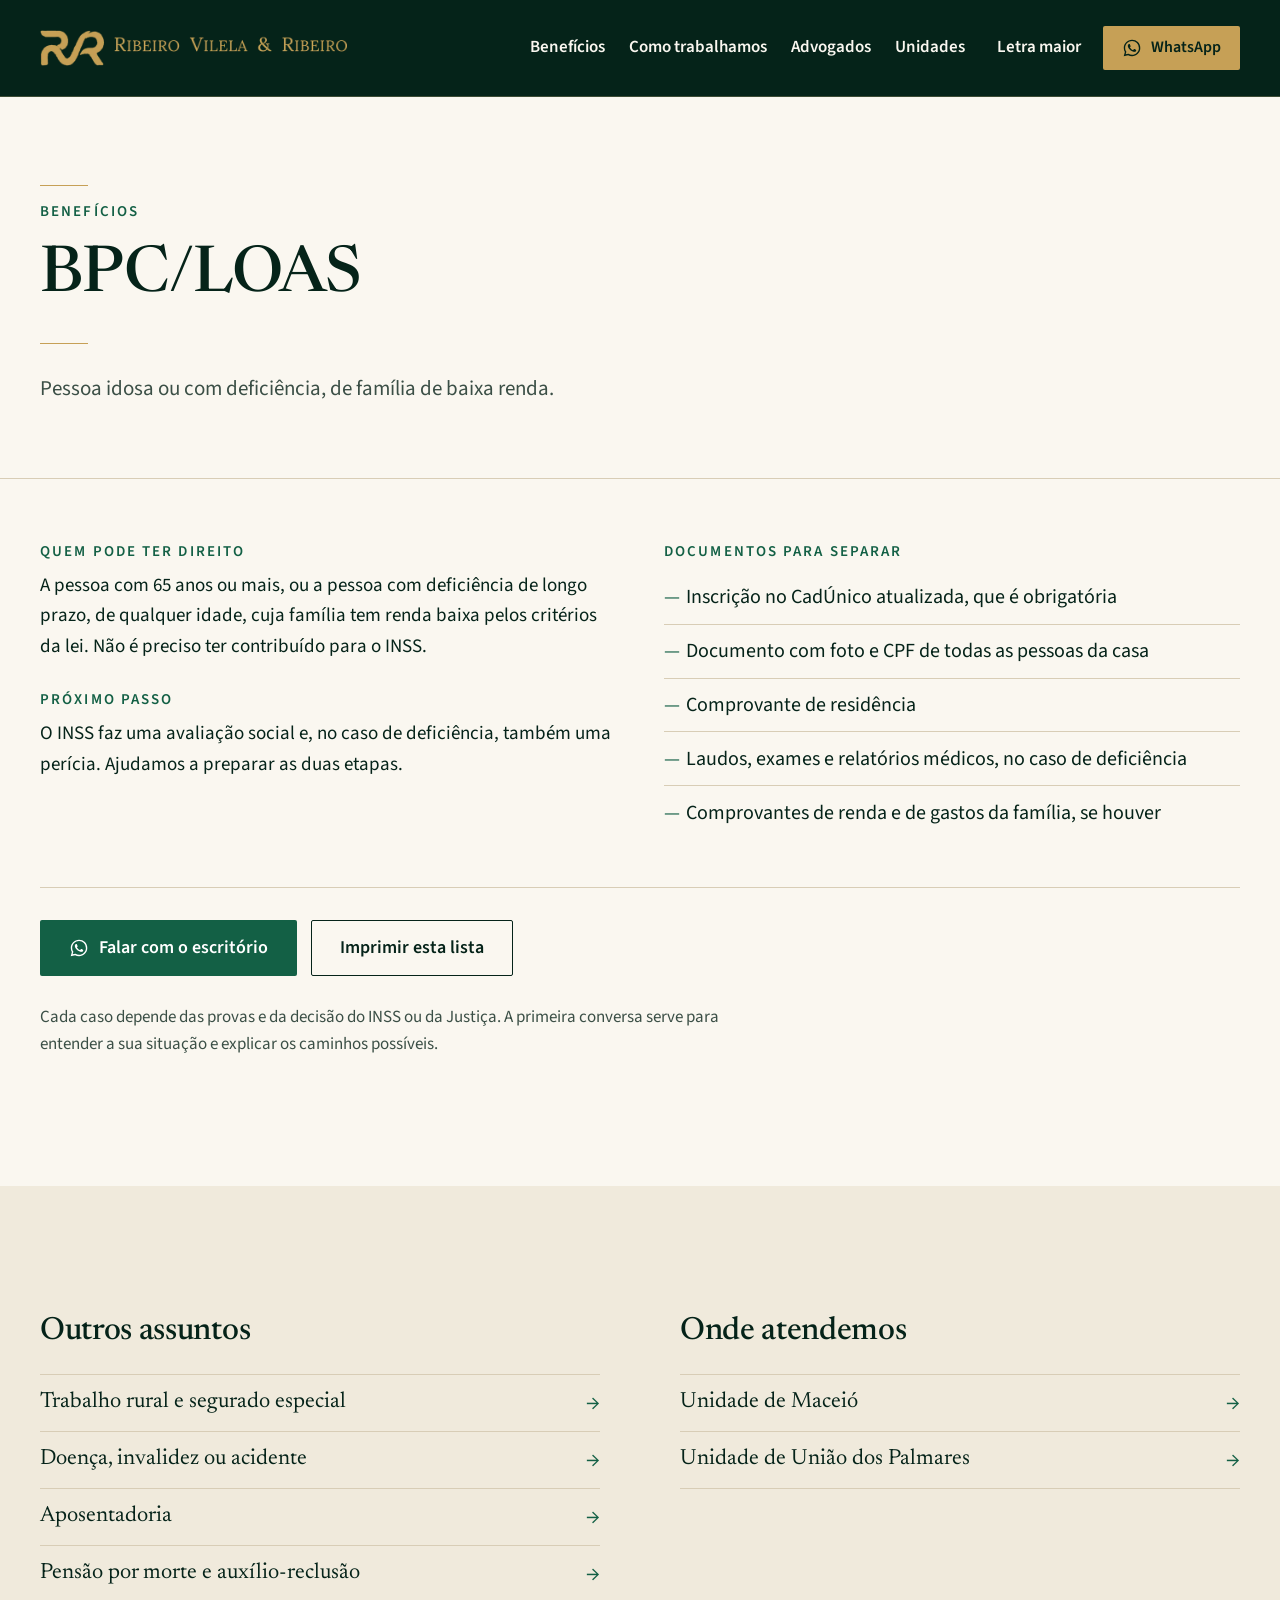
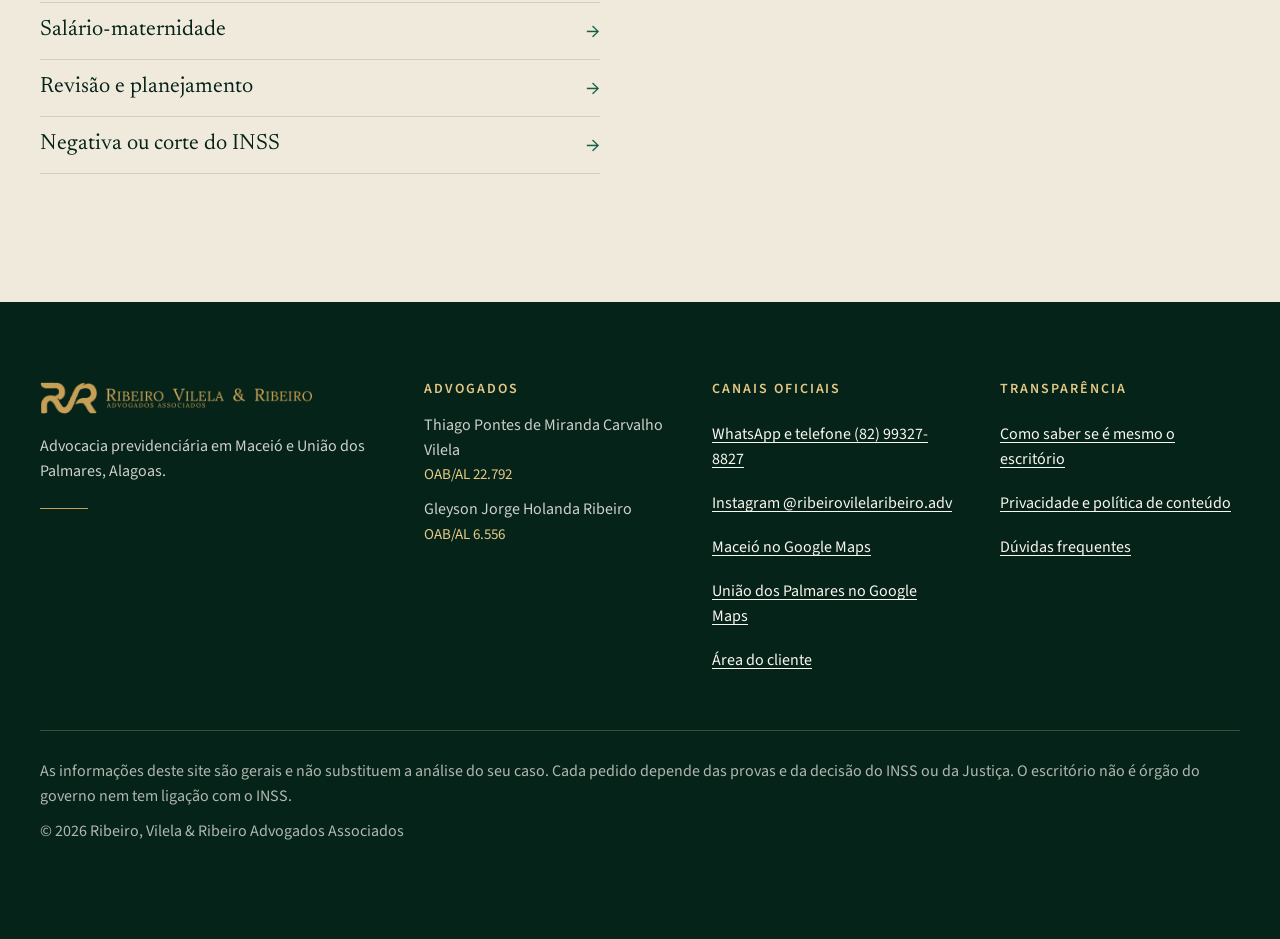
<file: beneficios/bpc-loas/index.html>
<!doctype html>
<html lang="pt-BR">
<head>
<meta charset="utf-8">
<meta name="viewport" content="width=device-width, initial-scale=1">
<title>BPC/LOAS para idoso e pessoa com deficiência · Ribeiro, Vilela & Ribeiro</title>
<meta name="description" content="Pessoa idosa ou com deficiência, de família de baixa renda. A pessoa com 65 anos ou mais, ou a pessoa com deficiência de longo prazo, de qualquer idade, cuja…">
<meta name="theme-color" content="#052319">
<link rel="canonical" href="https://ribeirovilelaribeiro.com.br/beneficios/bpc-loas">
<link rel="icon" href="/favicon.ico" sizes="any">
<link rel="icon" type="image/png" href="/img/favicon.png">
<link rel="apple-touch-icon" href="/img/apple-touch-icon.png">
<meta property="og:type" content="website">
<meta property="og:locale" content="pt_BR">
<meta property="og:site_name" content="Ribeiro, Vilela & Ribeiro">
<meta property="og:title" content="BPC/LOAS para idoso e pessoa com deficiência · Ribeiro, Vilela & Ribeiro">
<meta property="og:description" content="Pessoa idosa ou com deficiência, de família de baixa renda. A pessoa com 65 anos ou mais, ou a pessoa com deficiência de longo prazo, de qualquer idade, cuja…">
<meta property="og:url" content="https://ribeirovilelaribeiro.com.br/beneficios/bpc-loas">
<meta property="og:image" content="https://ribeirovilelaribeiro.com.br/img/og.jpg">
<meta property="og:image:width" content="1200">
<meta property="og:image:height" content="630">
<meta name="twitter:card" content="summary_large_image">
<link rel="preconnect" href="https://fonts.googleapis.com">
<link rel="preconnect" href="https://fonts.gstatic.com" crossorigin>
<link href="https://fonts.googleapis.com/css2?family=Newsreader:opsz,wght@6..72,400;6..72,500;6..72,600&family=Source+Sans+3:wght@400;600&display=swap" rel="stylesheet">
<link rel="stylesheet" href="/assets/site.css">
<script>
  // Preferências de leitura antes de desenhar a página (evita piscar).
  (function () {
    var h = document.documentElement;
    h.classList.add("js");
    try {
      var e = localStorage.getItem("rvr-escala"); if (e) h.style.setProperty("--escala", e);
      if (localStorage.getItem("rvr-contraste") === "1") h.setAttribute("data-contraste", "");
    } catch (err) {}
  })();
</script>
<script type="application/ld+json">
{
  "@context": "https://schema.org",
  "@type": "BreadcrumbList",
  "itemListElement": [
    {
      "@type": "ListItem",
      "position": 1,
      "name": "Início",
      "item": "https://ribeirovilelaribeiro.com.br/"
    },
    {
      "@type": "ListItem",
      "position": 2,
      "name": "BPC/LOAS",
      "item": "https://ribeirovilelaribeiro.com.br/beneficios/bpc-loas"
    }
  ]
}
</script>
</head>
<body>

<nav class="pular" aria-label="Atalhos">
  <a href="#conteudo">Ir para o conteúdo</a>
  <a href="#menu">Ir para o menu</a>
  <a href="#rodape">Ir para o rodapé</a>
</nav>

<header class="topo">
  <div class="topo-in">
    <a class="marca" href="/" aria-label="Ribeiro, Vilela & Ribeiro, página inicial">
      <picture>
        <source srcset="/img/logo-cabecalho-ouro-720.webp" type="image/webp">
        <img src="/img/logo-cabecalho-ouro-720.png" alt="Ribeiro, Vilela & Ribeiro Advogados Associados" width="720" height="86">
      </picture>
    </a>
    <button class="menu-btn" type="button" aria-expanded="false" aria-controls="menu">Menu</button>
    <div class="menu" id="menu">
      <nav class="menu-links" aria-label="Seções do site">
        <a href="/#beneficios">Benefícios</a>
        <a href="/#como-trabalhamos">Como trabalhamos</a>
        <a href="/#advogados">Advogados</a>
        <a href="/#unidades">Unidades</a>
      </nav>
      <div class="menu-acoes">
        <div class="acess">
          <button type="button" class="link-topo" aria-expanded="false" aria-controls="acess-painel" data-acess-btn>Letra maior</button>
          <div class="acess-painel" id="acess-painel" hidden>
            <p class="acess-tit">Tamanho do texto</p>
            <div class="acess-linha">
              <button type="button" data-fonte="-1" aria-label="Diminuir o tamanho do texto">A−</button>
              <button type="button" data-fonte="0" aria-label="Tamanho normal do texto">A</button>
              <button type="button" data-fonte="1" aria-label="Aumentar o tamanho do texto">A+</button>
            </div>
            <button type="button" class="acess-opcao" data-contraste-btn aria-pressed="false">Alto contraste</button>
            <button type="button" class="acess-opcao" data-ouvir aria-pressed="false"><span>Ouvir esta página</span></button>
            <button type="button" class="acess-opcao" data-libras>Tradução em Libras</button>
          </div>
        </div>
        <a class="btn btn-ouro btn-peq" href="https://wa.me/5582993278827?text=Ol%C3%A1!%20Vim%20pelo%20site%20e%20gostaria%20de%20uma%20orienta%C3%A7%C3%A3o%20sobre%20um%20benef%C3%ADcio%20do%20INSS." target="_blank" rel="noopener">
          <svg aria-hidden="true" viewBox="0 0 24 24"><use href="#i-whats"/></svg> WhatsApp
        </a>
      </div>
    </div>
  </div>
</header>

<main id="conteudo" tabindex="-1">
<section class="pagina-topo">
  <div class="pagina-topo-in">
    <p class="rotulo"><a href="/#beneficios">Benefícios</a></p>
    <h1>BPC/LOAS</h1>
    <p>Pessoa idosa ou com deficiência, de família de baixa renda.</p>
  </div>
</section>

<section class="secao">
  <div class="secao-in assunto">
    <div class="momento-grade assunto-grade">
      <div>
        <h3>Quem pode ter direito</h3>
        <p>A pessoa com 65 anos ou mais, ou a pessoa com deficiência de longo prazo, de qualquer idade, cuja família tem renda baixa pelos critérios da lei. Não é preciso ter contribuído para o INSS.</p>
        <h3>Próximo passo</h3>
        <p>O INSS faz uma avaliação social e, no caso de deficiência, também uma perícia. Ajudamos a preparar as duas etapas.</p>
      </div>
      <div>
        <h3>Documentos para separar</h3>
        <ul class="lista-docs">
          <li>Inscrição no CadÚnico atualizada, que é obrigatória</li>
          <li>Documento com foto e CPF de todas as pessoas da casa</li>
          <li>Comprovante de residência</li>
          <li>Laudos, exames e relatórios médicos, no caso de deficiência</li>
          <li>Comprovantes de renda e de gastos da família, se houver</li>
        </ul>
      </div>
    </div>
    <div class="assunto-acoes">
      <a class="btn btn-verde" href="https://wa.me/5582993278827?text=Ol%C3%A1!%20Vim%20pelo%20site%20e%20gostaria%20de%20uma%20orienta%C3%A7%C3%A3o%20sobre%20um%20benef%C3%ADcio%20do%20INSS." target="_blank" rel="noopener">
        <svg aria-hidden="true" viewBox="0 0 24 24"><use href="#i-whats"/></svg> Falar com o escritório
      </a>
      <button type="button" class="btn btn-contorno" data-imprimir-pagina>Imprimir esta lista</button>
    </div>
    <p class="assunto-nota">Cada caso depende das provas e da decisão do INSS ou da Justiça. A primeira conversa serve para entender a sua situação e explicar os caminhos possíveis.</p>
  </div>
</section>

<section class="secao secao-pedra">
  <div class="secao-in assunto-mais">
    <div>
      <h2 class="assunto-mais-tit">Outros assuntos</h2>
      <ul class="assunto-lista">
          <li><a href="/beneficios/trabalhador-rural">Trabalho rural e segurado especial</a></li>
          <li><a href="/beneficios/auxilio-doenca-e-invalidez">Doença, invalidez ou acidente</a></li>
          <li><a href="/beneficios/aposentadoria">Aposentadoria</a></li>
          <li><a href="/beneficios/pensao-por-morte">Pensão por morte e auxílio-reclusão</a></li>
          <li><a href="/beneficios/salario-maternidade">Salário-maternidade</a></li>
          <li><a href="/beneficios/revisao-e-planejamento">Revisão e planejamento</a></li>
          <li><a href="/beneficios/negativa-do-inss">Negativa ou corte do INSS</a></li>
      </ul>
    </div>
    <div>
      <h2 class="assunto-mais-tit">Onde atendemos</h2>
      <ul class="assunto-lista">
          <li><a href="/maceio">Unidade de Maceió</a></li>
          <li><a href="/uniao-dos-palmares">Unidade de União dos Palmares</a></li>
      </ul>
    </div>
  </div>
</section>
</main>

<footer class="rodape" id="rodape">
  <div class="rodape-in">
    <div class="rodape-marca">
      <picture>
        <source srcset="/img/logo-chapado-ouro-600.webp" type="image/webp">
        <img src="/img/logo-chapado-ouro-600.png" alt="Ribeiro, Vilela & Ribeiro Advogados Associados" width="600" height="72" loading="lazy">
      </picture>
      <p>Advocacia previdenciária em Maceió e União dos Palmares, Alagoas.</p>
    </div>
    <div>
      <h2 class="rodape-tit">Advogados</h2>
      <p>Thiago Pontes de Miranda Carvalho Vilela<br><span class="oab">OAB/AL 22.792</span></p>
      <p>Gleyson Jorge Holanda Ribeiro<br><span class="oab">OAB/AL 6.556</span></p>
    </div>
    <div>
      <h2 class="rodape-tit">Canais oficiais</h2>
      <p><a href="https://wa.me/5582993278827?text=Ol%C3%A1!%20Vim%20pelo%20site%20e%20gostaria%20de%20uma%20orienta%C3%A7%C3%A3o%20sobre%20um%20benef%C3%ADcio%20do%20INSS." target="_blank" rel="noopener">WhatsApp e telefone (82) 99327-8827</a></p>
      <p><a href="https://www.instagram.com/ribeirovilelaribeiro.adv/" target="_blank" rel="noopener">Instagram @ribeirovilelaribeiro.adv</a></p>
      <p><a href="https://www.google.com/maps/search/?api=1&amp;query=Rua+Sete+de+Setembro+188+Centro+Macei%C3%B3+AL+57020-700" target="_blank" rel="noopener">Maceió no Google Maps</a></p>
      <p><a href="https://www.google.com/maps/search/?api=1&amp;query=Rua+Dr.+Ant%C3%B4nio+Arecipo+227+Centro+Uni%C3%A3o+dos+Palmares+AL+57800-000" target="_blank" rel="noopener">União dos Palmares no Google Maps</a></p>
      <p><button type="button" class="link-rodape" data-abrir="cliente">Área do cliente</button></p>
    </div>
    <div>
      <h2 class="rodape-tit">Transparência</h2>
      <p><a href="/seguranca">Como saber se é mesmo o escritório</a></p>
      <p><a href="/privacidade">Privacidade e política de conteúdo</a></p>
      <p><a href="/#duvidas">Dúvidas frequentes</a></p>
    </div>
  </div>
  <div class="rodape-base">
    <p>As informações deste site são gerais e não substituem a análise do seu caso. Cada pedido depende das provas e da decisão do INSS ou da Justiça. O escritório não é órgão do governo nem tem ligação com o INSS.</p>
    <p>© <span data-ano>2026</span> Ribeiro, Vilela & Ribeiro Advogados Associados</p>
  </div>
</footer>

<a class="whats-flutuante" href="https://wa.me/5582993278827?text=Ol%C3%A1!%20Vim%20pelo%20site%20e%20gostaria%20de%20uma%20orienta%C3%A7%C3%A3o%20sobre%20um%20benef%C3%ADcio%20do%20INSS." target="_blank" rel="noopener" aria-label="Conversar com o escritório pelo WhatsApp">
  <svg aria-hidden="true" viewBox="0 0 24 24"><use href="#i-whats"/></svg>
</a>

<!-- Já sou cliente -->
<dialog class="janela" id="janela-cliente" aria-labelledby="cliente-tit">
  <form method="dialog" class="janela-fechar"><button aria-label="Fechar">×</button></form>
  <p class="rotulo">Área do cliente</p>
  <h2 id="cliente-tit">O que você precisa?</h2>
  <p>Escolha uma opção. O WhatsApp oficial do escritório abre com a mensagem pronta.</p>
  <div class="janela-opcoes">
    <a class="opcao" href="https://wa.me/5582993278827?text=Ol%C3%A1!%20Sou%20cliente%20do%20escrit%C3%B3rio%20e%20quero%20enviar%20um%20documento." target="_blank" rel="noopener">
      <span><strong>Enviar um documento</strong>Laudo, carta do INSS, comprovante</span>
    </a>
    <a class="opcao" href="https://wa.me/5582993278827?text=Ol%C3%A1!%20Sou%20cliente%20do%20escrit%C3%B3rio%20e%20quero%20saber%20como%20est%C3%A1%20o%20meu%20pedido." target="_blank" rel="noopener">
      <span><strong>Saber como está meu pedido</strong>Andamento no INSS ou na Justiça</span>
    </a>
    <a class="opcao" href="https://wa.me/5582993278827?text=Ol%C3%A1!%20Sou%20cliente%20do%20escrit%C3%B3rio%20e%20quero%20atualizar%20meu%20telefone%20ou%20endere%C3%A7o." target="_blank" rel="noopener">
      <span><strong>Atualizar telefone ou endereço</strong>Para não perder nenhum aviso</span>
    </a>
  </div>
  <p class="janela-nota">Confira sempre se o número é o (82) 99327-8827. <a href="/seguranca">Saiba como evitar golpes</a>.</p>
</dialog>

<!-- Aviso de saída para site do governo -->
<dialog class="janela" id="janela-saida" aria-labelledby="saida-tit">
  <form method="dialog" class="janela-fechar"><button aria-label="Fechar">×</button></form>
  <p class="rotulo">Você vai sair deste site</p>
  <h2 id="saida-tit">Abrir o site oficial do governo?</h2>
  <p>O link leva a <strong data-saida-dominio>gov.br</strong>, que é do governo federal e não do escritório. Lá você entra com a sua própria senha do gov.br, que não deve ser passada a ninguém.</p>
  <div class="janela-acoes">
    <a class="btn btn-verde" data-saida-ir href="#" target="_blank" rel="noopener">Continuar para o site oficial</a>
    <form method="dialog"><button class="btn btn-contorno">Ficar aqui</button></form>
  </div>
</dialog>

<svg width="0" height="0" style="position:absolute" aria-hidden="true">
  <defs>
    <symbol id="i-whats" viewBox="0 0 24 24"><path fill="currentColor" d="M12.04 2C6.58 2 2.13 6.45 2.13 11.91c0 1.75.46 3.45 1.32 4.95L2.05 22l5.25-1.38a9.86 9.86 0 0 0 4.74 1.21h.01c5.46 0 9.91-4.45 9.91-9.91 0-2.65-1.03-5.14-2.9-7.01A9.82 9.82 0 0 0 12.04 2Zm0 18.15h-.01a8.2 8.2 0 0 1-4.19-1.15l-.3-.18-3.12.82.83-3.04-.2-.31a8.2 8.2 0 0 1-1.26-4.38c0-4.54 3.7-8.23 8.25-8.23 2.2 0 4.27.86 5.82 2.42a8.18 8.18 0 0 1 2.41 5.82c0 4.54-3.7 8.23-8.23 8.23Zm4.52-6.16c-.25-.12-1.47-.72-1.69-.81-.23-.08-.39-.12-.56.13-.16.25-.64.81-.78.97-.14.17-.29.19-.54.06-.25-.12-1.05-.39-1.99-1.23-.74-.66-1.23-1.47-1.38-1.72-.14-.25-.02-.38.11-.51.11-.11.25-.29.37-.43.13-.15.17-.25.25-.42.08-.17.04-.31-.02-.43-.06-.12-.56-1.34-.76-1.84-.2-.48-.41-.42-.56-.43h-.48c-.17 0-.43.06-.66.31-.23.25-.86.85-.86 2.07 0 1.22.89 2.4 1.01 2.56.12.17 1.75 2.67 4.23 3.74.59.26 1.05.41 1.41.52.59.19 1.13.16 1.56.1.48-.07 1.47-.6 1.67-1.18.21-.58.21-1.07.14-1.18-.06-.1-.22-.16-.47-.29Z"/></symbol>
  </defs>
</svg>

<div vw class="enabled">
  <div vw-access-button class="active"></div>
  <div vw-plugin-wrapper><div class="vw-plugin-top-wrapper"></div></div>
</div>
<script src="https://vlibras.gov.br/app/vlibras-plugin.js" defer></script>
<script src="/assets/site.js" defer></script>
</body>
</html>
</file>
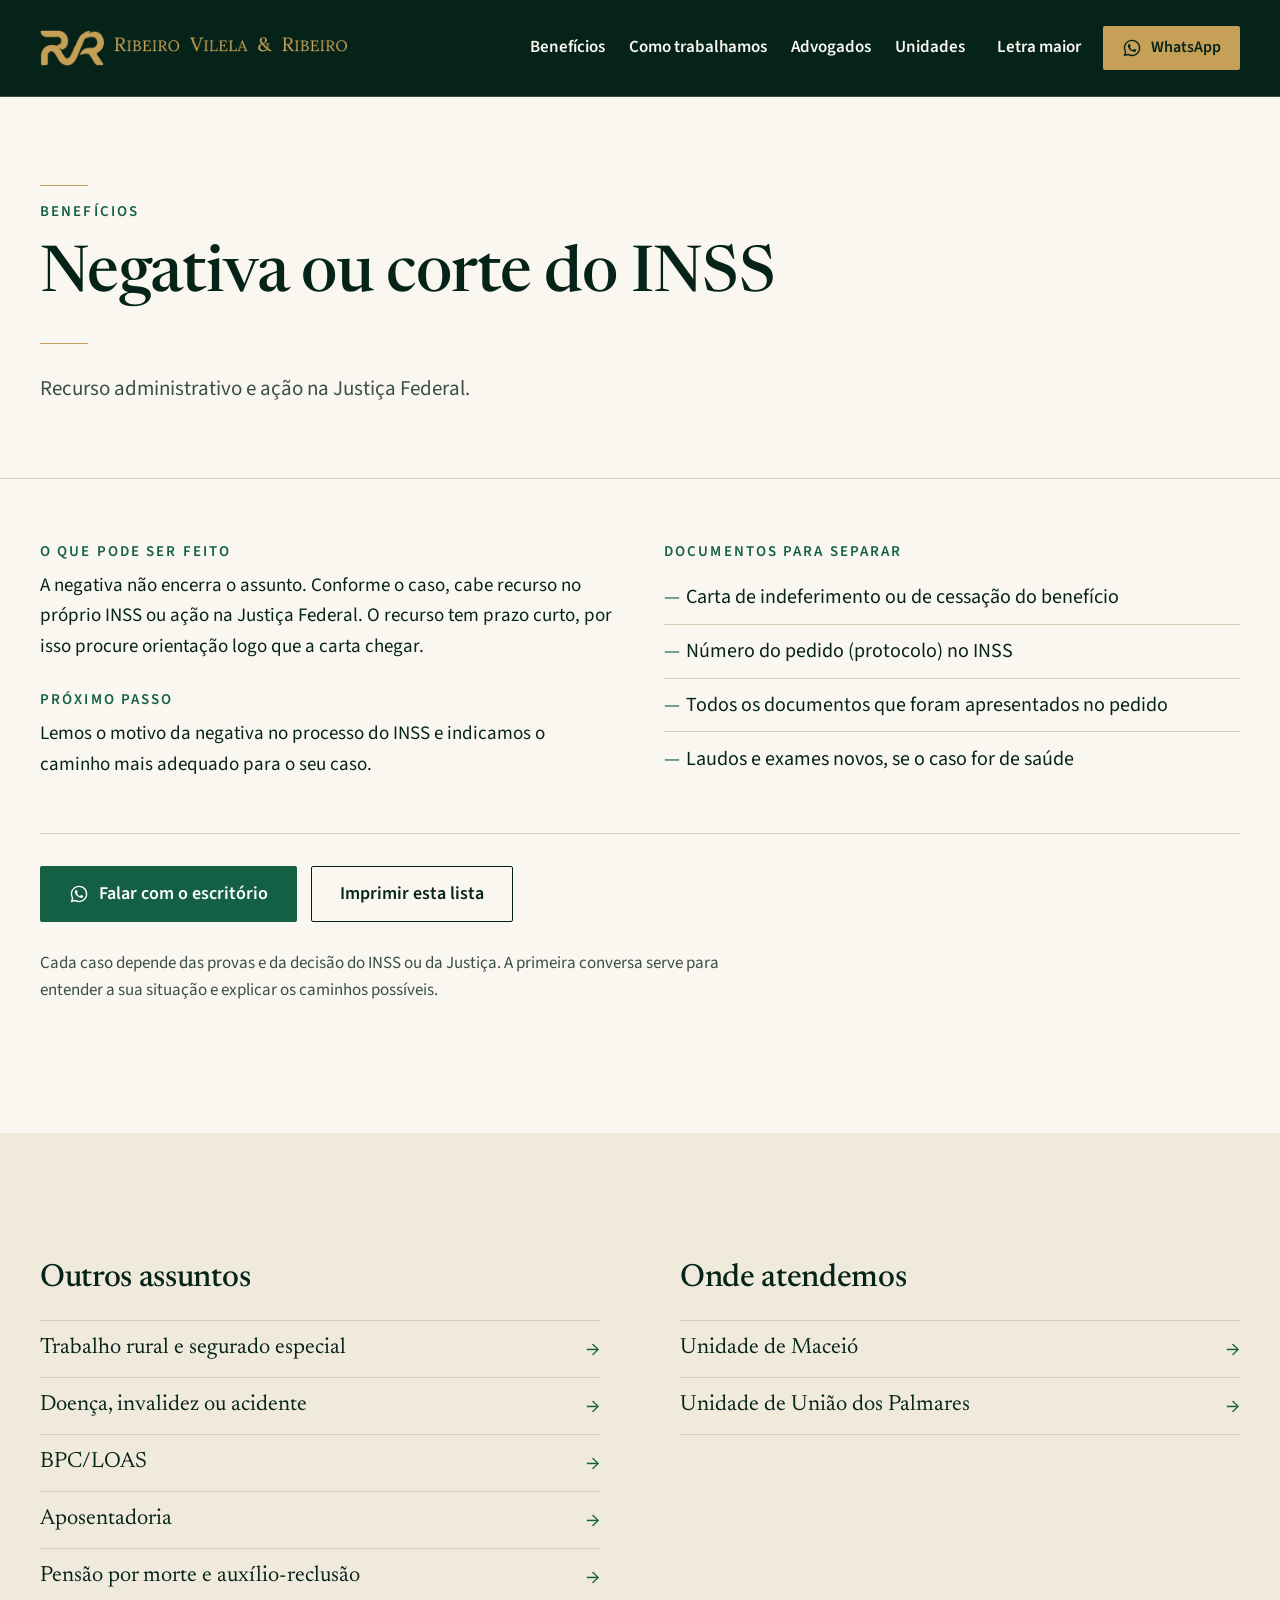
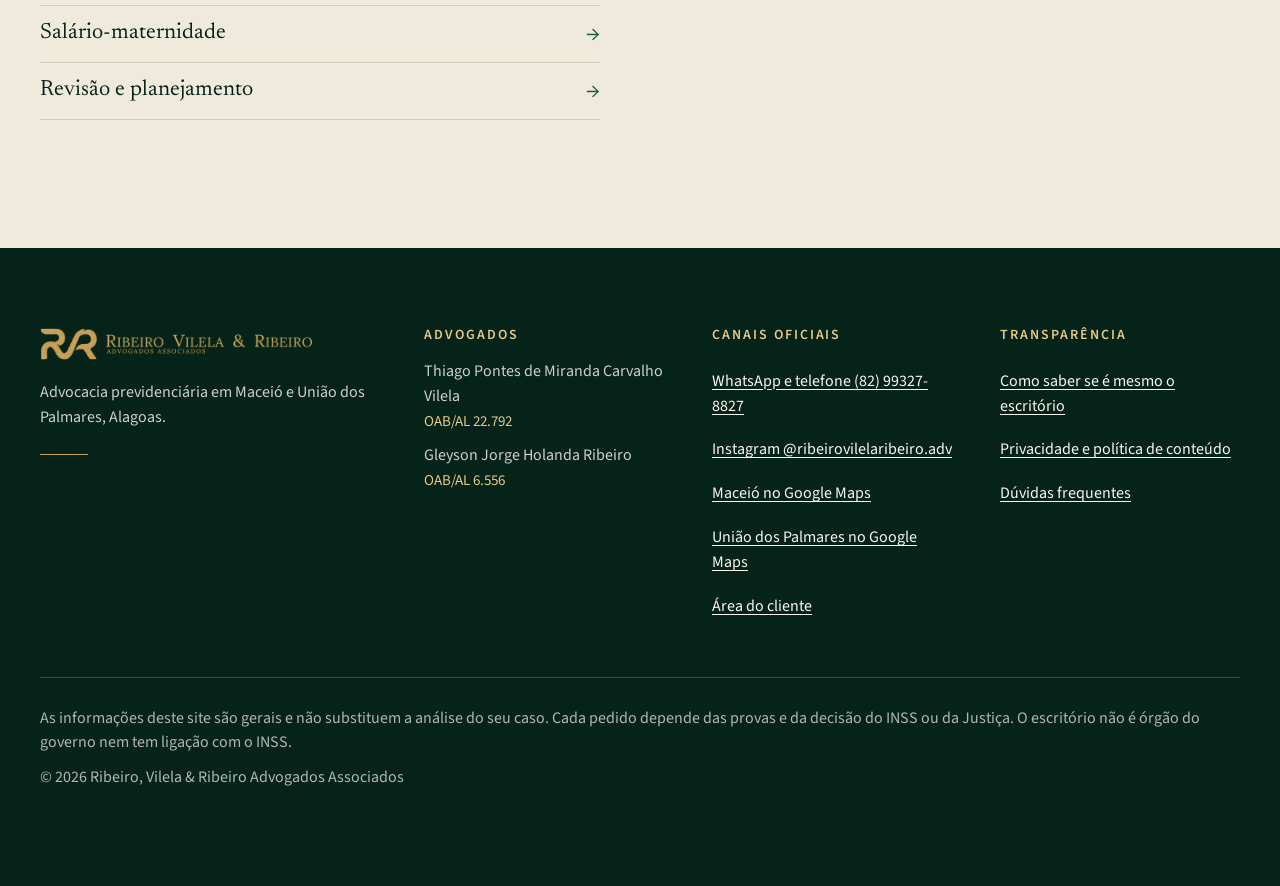
<file: beneficios/negativa-do-inss/index.html>
<!doctype html>
<html lang="pt-BR">
<head>
<meta charset="utf-8">
<meta name="viewport" content="width=device-width, initial-scale=1">
<title>INSS negou ou cortou o benefício · Ribeiro, Vilela & Ribeiro</title>
<meta name="description" content="Recurso administrativo e ação na Justiça Federal. A negativa não encerra o assunto. Conforme o caso, cabe recurso no próprio INSS ou ação na Justiça Federal. O…">
<meta name="theme-color" content="#052319">
<link rel="canonical" href="https://ribeirovilelaribeiro.com.br/beneficios/negativa-do-inss">
<link rel="icon" href="/favicon.ico" sizes="any">
<link rel="icon" type="image/png" href="/img/favicon.png">
<link rel="apple-touch-icon" href="/img/apple-touch-icon.png">
<meta property="og:type" content="website">
<meta property="og:locale" content="pt_BR">
<meta property="og:site_name" content="Ribeiro, Vilela & Ribeiro">
<meta property="og:title" content="INSS negou ou cortou o benefício · Ribeiro, Vilela & Ribeiro">
<meta property="og:description" content="Recurso administrativo e ação na Justiça Federal. A negativa não encerra o assunto. Conforme o caso, cabe recurso no próprio INSS ou ação na Justiça Federal. O…">
<meta property="og:url" content="https://ribeirovilelaribeiro.com.br/beneficios/negativa-do-inss">
<meta property="og:image" content="https://ribeirovilelaribeiro.com.br/img/og.jpg">
<meta property="og:image:width" content="1200">
<meta property="og:image:height" content="630">
<meta name="twitter:card" content="summary_large_image">
<link rel="preconnect" href="https://fonts.googleapis.com">
<link rel="preconnect" href="https://fonts.gstatic.com" crossorigin>
<link href="https://fonts.googleapis.com/css2?family=Newsreader:opsz,wght@6..72,400;6..72,500;6..72,600&family=Source+Sans+3:wght@400;600&display=swap" rel="stylesheet">
<link rel="stylesheet" href="/assets/site.css">
<script>
  // Preferências de leitura antes de desenhar a página (evita piscar).
  (function () {
    var h = document.documentElement;
    h.classList.add("js");
    try {
      var e = localStorage.getItem("rvr-escala"); if (e) h.style.setProperty("--escala", e);
      if (localStorage.getItem("rvr-contraste") === "1") h.setAttribute("data-contraste", "");
    } catch (err) {}
  })();
</script>
<script type="application/ld+json">
{
  "@context": "https://schema.org",
  "@type": "BreadcrumbList",
  "itemListElement": [
    {
      "@type": "ListItem",
      "position": 1,
      "name": "Início",
      "item": "https://ribeirovilelaribeiro.com.br/"
    },
    {
      "@type": "ListItem",
      "position": 2,
      "name": "Negativa ou corte do INSS",
      "item": "https://ribeirovilelaribeiro.com.br/beneficios/negativa-do-inss"
    }
  ]
}
</script>
</head>
<body>

<nav class="pular" aria-label="Atalhos">
  <a href="#conteudo">Ir para o conteúdo</a>
  <a href="#menu">Ir para o menu</a>
  <a href="#rodape">Ir para o rodapé</a>
</nav>

<header class="topo">
  <div class="topo-in">
    <a class="marca" href="/" aria-label="Ribeiro, Vilela & Ribeiro, página inicial">
      <picture>
        <source srcset="/img/logo-cabecalho-ouro-720.webp" type="image/webp">
        <img src="/img/logo-cabecalho-ouro-720.png" alt="Ribeiro, Vilela & Ribeiro Advogados Associados" width="720" height="86">
      </picture>
    </a>
    <button class="menu-btn" type="button" aria-expanded="false" aria-controls="menu">Menu</button>
    <div class="menu" id="menu">
      <nav class="menu-links" aria-label="Seções do site">
        <a href="/#beneficios">Benefícios</a>
        <a href="/#como-trabalhamos">Como trabalhamos</a>
        <a href="/#advogados">Advogados</a>
        <a href="/#unidades">Unidades</a>
      </nav>
      <div class="menu-acoes">
        <div class="acess">
          <button type="button" class="link-topo" aria-expanded="false" aria-controls="acess-painel" data-acess-btn>Letra maior</button>
          <div class="acess-painel" id="acess-painel" hidden>
            <p class="acess-tit">Tamanho do texto</p>
            <div class="acess-linha">
              <button type="button" data-fonte="-1" aria-label="Diminuir o tamanho do texto">A−</button>
              <button type="button" data-fonte="0" aria-label="Tamanho normal do texto">A</button>
              <button type="button" data-fonte="1" aria-label="Aumentar o tamanho do texto">A+</button>
            </div>
            <button type="button" class="acess-opcao" data-contraste-btn aria-pressed="false">Alto contraste</button>
            <button type="button" class="acess-opcao" data-ouvir aria-pressed="false"><span>Ouvir esta página</span></button>
            <button type="button" class="acess-opcao" data-libras>Tradução em Libras</button>
          </div>
        </div>
        <a class="btn btn-ouro btn-peq" href="https://wa.me/5582993278827?text=Ol%C3%A1!%20Vim%20pelo%20site%20e%20gostaria%20de%20uma%20orienta%C3%A7%C3%A3o%20sobre%20um%20benef%C3%ADcio%20do%20INSS." target="_blank" rel="noopener">
          <svg aria-hidden="true" viewBox="0 0 24 24"><use href="#i-whats"/></svg> WhatsApp
        </a>
      </div>
    </div>
  </div>
</header>

<main id="conteudo" tabindex="-1">
<section class="pagina-topo">
  <div class="pagina-topo-in">
    <p class="rotulo"><a href="/#beneficios">Benefícios</a></p>
    <h1>Negativa ou corte do INSS</h1>
    <p>Recurso administrativo e ação na Justiça Federal.</p>
  </div>
</section>

<section class="secao">
  <div class="secao-in assunto">
    <div class="momento-grade assunto-grade">
      <div>
        <h3>O que pode ser feito</h3>
        <p>A negativa não encerra o assunto. Conforme o caso, cabe recurso no próprio INSS ou ação na Justiça Federal. O recurso tem prazo curto, por isso procure orientação logo que a carta chegar.</p>
        <h3>Próximo passo</h3>
        <p>Lemos o motivo da negativa no processo do INSS e indicamos o caminho mais adequado para o seu caso.</p>
      </div>
      <div>
        <h3>Documentos para separar</h3>
        <ul class="lista-docs">
          <li>Carta de indeferimento ou de cessação do benefício</li>
          <li>Número do pedido (protocolo) no INSS</li>
          <li>Todos os documentos que foram apresentados no pedido</li>
          <li>Laudos e exames novos, se o caso for de saúde</li>
        </ul>
      </div>
    </div>
    <div class="assunto-acoes">
      <a class="btn btn-verde" href="https://wa.me/5582993278827?text=Ol%C3%A1!%20Vim%20pelo%20site%20e%20gostaria%20de%20uma%20orienta%C3%A7%C3%A3o%20sobre%20um%20benef%C3%ADcio%20do%20INSS." target="_blank" rel="noopener">
        <svg aria-hidden="true" viewBox="0 0 24 24"><use href="#i-whats"/></svg> Falar com o escritório
      </a>
      <button type="button" class="btn btn-contorno" data-imprimir-pagina>Imprimir esta lista</button>
    </div>
    <p class="assunto-nota">Cada caso depende das provas e da decisão do INSS ou da Justiça. A primeira conversa serve para entender a sua situação e explicar os caminhos possíveis.</p>
  </div>
</section>

<section class="secao secao-pedra">
  <div class="secao-in assunto-mais">
    <div>
      <h2 class="assunto-mais-tit">Outros assuntos</h2>
      <ul class="assunto-lista">
          <li><a href="/beneficios/trabalhador-rural">Trabalho rural e segurado especial</a></li>
          <li><a href="/beneficios/auxilio-doenca-e-invalidez">Doença, invalidez ou acidente</a></li>
          <li><a href="/beneficios/bpc-loas">BPC/LOAS</a></li>
          <li><a href="/beneficios/aposentadoria">Aposentadoria</a></li>
          <li><a href="/beneficios/pensao-por-morte">Pensão por morte e auxílio-reclusão</a></li>
          <li><a href="/beneficios/salario-maternidade">Salário-maternidade</a></li>
          <li><a href="/beneficios/revisao-e-planejamento">Revisão e planejamento</a></li>
      </ul>
    </div>
    <div>
      <h2 class="assunto-mais-tit">Onde atendemos</h2>
      <ul class="assunto-lista">
          <li><a href="/maceio">Unidade de Maceió</a></li>
          <li><a href="/uniao-dos-palmares">Unidade de União dos Palmares</a></li>
      </ul>
    </div>
  </div>
</section>
</main>

<footer class="rodape" id="rodape">
  <div class="rodape-in">
    <div class="rodape-marca">
      <picture>
        <source srcset="/img/logo-chapado-ouro-600.webp" type="image/webp">
        <img src="/img/logo-chapado-ouro-600.png" alt="Ribeiro, Vilela & Ribeiro Advogados Associados" width="600" height="72" loading="lazy">
      </picture>
      <p>Advocacia previdenciária em Maceió e União dos Palmares, Alagoas.</p>
    </div>
    <div>
      <h2 class="rodape-tit">Advogados</h2>
      <p>Thiago Pontes de Miranda Carvalho Vilela<br><span class="oab">OAB/AL 22.792</span></p>
      <p>Gleyson Jorge Holanda Ribeiro<br><span class="oab">OAB/AL 6.556</span></p>
    </div>
    <div>
      <h2 class="rodape-tit">Canais oficiais</h2>
      <p><a href="https://wa.me/5582993278827?text=Ol%C3%A1!%20Vim%20pelo%20site%20e%20gostaria%20de%20uma%20orienta%C3%A7%C3%A3o%20sobre%20um%20benef%C3%ADcio%20do%20INSS." target="_blank" rel="noopener">WhatsApp e telefone (82) 99327-8827</a></p>
      <p><a href="https://www.instagram.com/ribeirovilelaribeiro.adv/" target="_blank" rel="noopener">Instagram @ribeirovilelaribeiro.adv</a></p>
      <p><a href="https://www.google.com/maps/search/?api=1&amp;query=Rua+Sete+de+Setembro+188+Centro+Macei%C3%B3+AL+57020-700" target="_blank" rel="noopener">Maceió no Google Maps</a></p>
      <p><a href="https://www.google.com/maps/search/?api=1&amp;query=Rua+Dr.+Ant%C3%B4nio+Arecipo+227+Centro+Uni%C3%A3o+dos+Palmares+AL+57800-000" target="_blank" rel="noopener">União dos Palmares no Google Maps</a></p>
      <p><button type="button" class="link-rodape" data-abrir="cliente">Área do cliente</button></p>
    </div>
    <div>
      <h2 class="rodape-tit">Transparência</h2>
      <p><a href="/seguranca">Como saber se é mesmo o escritório</a></p>
      <p><a href="/privacidade">Privacidade e política de conteúdo</a></p>
      <p><a href="/#duvidas">Dúvidas frequentes</a></p>
    </div>
  </div>
  <div class="rodape-base">
    <p>As informações deste site são gerais e não substituem a análise do seu caso. Cada pedido depende das provas e da decisão do INSS ou da Justiça. O escritório não é órgão do governo nem tem ligação com o INSS.</p>
    <p>© <span data-ano>2026</span> Ribeiro, Vilela & Ribeiro Advogados Associados</p>
  </div>
</footer>

<a class="whats-flutuante" href="https://wa.me/5582993278827?text=Ol%C3%A1!%20Vim%20pelo%20site%20e%20gostaria%20de%20uma%20orienta%C3%A7%C3%A3o%20sobre%20um%20benef%C3%ADcio%20do%20INSS." target="_blank" rel="noopener" aria-label="Conversar com o escritório pelo WhatsApp">
  <svg aria-hidden="true" viewBox="0 0 24 24"><use href="#i-whats"/></svg>
</a>

<!-- Já sou cliente -->
<dialog class="janela" id="janela-cliente" aria-labelledby="cliente-tit">
  <form method="dialog" class="janela-fechar"><button aria-label="Fechar">×</button></form>
  <p class="rotulo">Área do cliente</p>
  <h2 id="cliente-tit">O que você precisa?</h2>
  <p>Escolha uma opção. O WhatsApp oficial do escritório abre com a mensagem pronta.</p>
  <div class="janela-opcoes">
    <a class="opcao" href="https://wa.me/5582993278827?text=Ol%C3%A1!%20Sou%20cliente%20do%20escrit%C3%B3rio%20e%20quero%20enviar%20um%20documento." target="_blank" rel="noopener">
      <span><strong>Enviar um documento</strong>Laudo, carta do INSS, comprovante</span>
    </a>
    <a class="opcao" href="https://wa.me/5582993278827?text=Ol%C3%A1!%20Sou%20cliente%20do%20escrit%C3%B3rio%20e%20quero%20saber%20como%20est%C3%A1%20o%20meu%20pedido." target="_blank" rel="noopener">
      <span><strong>Saber como está meu pedido</strong>Andamento no INSS ou na Justiça</span>
    </a>
    <a class="opcao" href="https://wa.me/5582993278827?text=Ol%C3%A1!%20Sou%20cliente%20do%20escrit%C3%B3rio%20e%20quero%20atualizar%20meu%20telefone%20ou%20endere%C3%A7o." target="_blank" rel="noopener">
      <span><strong>Atualizar telefone ou endereço</strong>Para não perder nenhum aviso</span>
    </a>
  </div>
  <p class="janela-nota">Confira sempre se o número é o (82) 99327-8827. <a href="/seguranca">Saiba como evitar golpes</a>.</p>
</dialog>

<!-- Aviso de saída para site do governo -->
<dialog class="janela" id="janela-saida" aria-labelledby="saida-tit">
  <form method="dialog" class="janela-fechar"><button aria-label="Fechar">×</button></form>
  <p class="rotulo">Você vai sair deste site</p>
  <h2 id="saida-tit">Abrir o site oficial do governo?</h2>
  <p>O link leva a <strong data-saida-dominio>gov.br</strong>, que é do governo federal e não do escritório. Lá você entra com a sua própria senha do gov.br, que não deve ser passada a ninguém.</p>
  <div class="janela-acoes">
    <a class="btn btn-verde" data-saida-ir href="#" target="_blank" rel="noopener">Continuar para o site oficial</a>
    <form method="dialog"><button class="btn btn-contorno">Ficar aqui</button></form>
  </div>
</dialog>

<svg width="0" height="0" style="position:absolute" aria-hidden="true">
  <defs>
    <symbol id="i-whats" viewBox="0 0 24 24"><path fill="currentColor" d="M12.04 2C6.58 2 2.13 6.45 2.13 11.91c0 1.75.46 3.45 1.32 4.95L2.05 22l5.25-1.38a9.86 9.86 0 0 0 4.74 1.21h.01c5.46 0 9.91-4.45 9.91-9.91 0-2.65-1.03-5.14-2.9-7.01A9.82 9.82 0 0 0 12.04 2Zm0 18.15h-.01a8.2 8.2 0 0 1-4.19-1.15l-.3-.18-3.12.82.83-3.04-.2-.31a8.2 8.2 0 0 1-1.26-4.38c0-4.54 3.7-8.23 8.25-8.23 2.2 0 4.27.86 5.82 2.42a8.18 8.18 0 0 1 2.41 5.82c0 4.54-3.7 8.23-8.23 8.23Zm4.52-6.16c-.25-.12-1.47-.72-1.69-.81-.23-.08-.39-.12-.56.13-.16.25-.64.81-.78.97-.14.17-.29.19-.54.06-.25-.12-1.05-.39-1.99-1.23-.74-.66-1.23-1.47-1.38-1.72-.14-.25-.02-.38.11-.51.11-.11.25-.29.37-.43.13-.15.17-.25.25-.42.08-.17.04-.31-.02-.43-.06-.12-.56-1.34-.76-1.84-.2-.48-.41-.42-.56-.43h-.48c-.17 0-.43.06-.66.31-.23.25-.86.85-.86 2.07 0 1.22.89 2.4 1.01 2.56.12.17 1.75 2.67 4.23 3.74.59.26 1.05.41 1.41.52.59.19 1.13.16 1.56.1.48-.07 1.47-.6 1.67-1.18.21-.58.21-1.07.14-1.18-.06-.1-.22-.16-.47-.29Z"/></symbol>
  </defs>
</svg>

<div vw class="enabled">
  <div vw-access-button class="active"></div>
  <div vw-plugin-wrapper><div class="vw-plugin-top-wrapper"></div></div>
</div>
<script src="https://vlibras.gov.br/app/vlibras-plugin.js" defer></script>
<script src="/assets/site.js" defer></script>
</body>
</html>
</file>
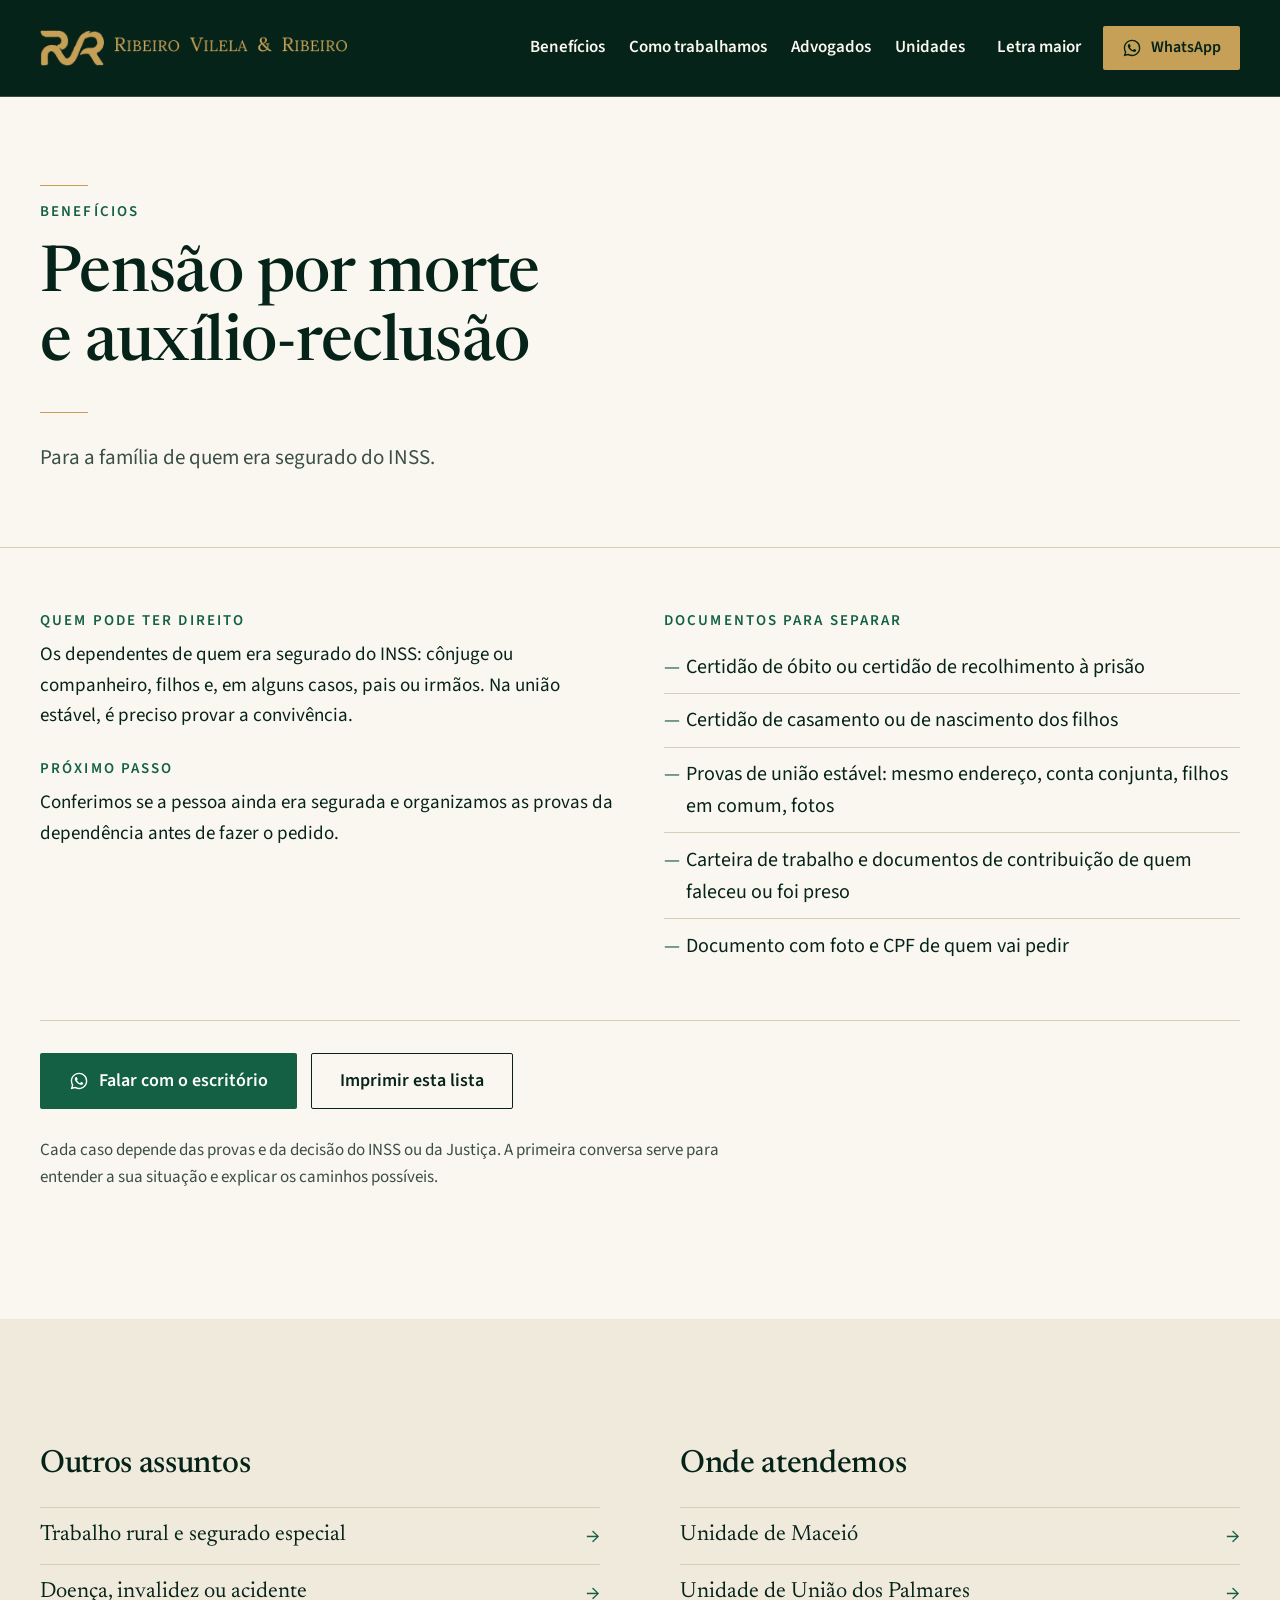
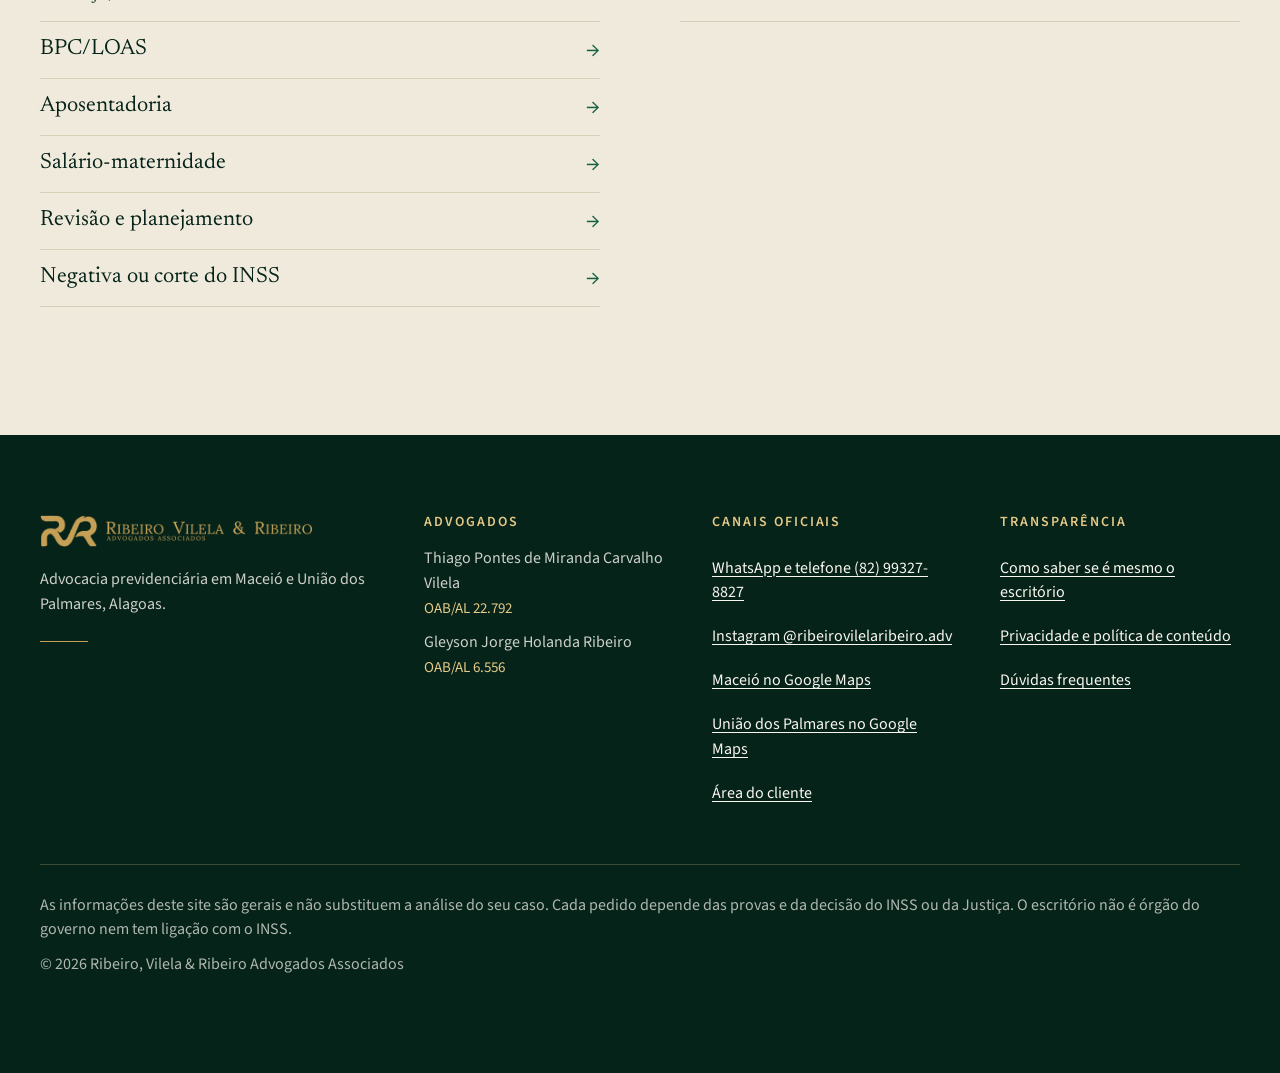
<file: beneficios/pensao-por-morte/index.html>
<!doctype html>
<html lang="pt-BR">
<head>
<meta charset="utf-8">
<meta name="viewport" content="width=device-width, initial-scale=1">
<title>Pensão por morte e auxílio-reclusão · Ribeiro, Vilela & Ribeiro</title>
<meta name="description" content="Para a família de quem era segurado do INSS. Os dependentes de quem era segurado do INSS: cônjuge ou companheiro, filhos e, em alguns casos, pais ou irmãos. Na…">
<meta name="theme-color" content="#052319">
<link rel="canonical" href="https://ribeirovilelaribeiro.com.br/beneficios/pensao-por-morte">
<link rel="icon" href="/favicon.ico" sizes="any">
<link rel="icon" type="image/png" href="/img/favicon.png">
<link rel="apple-touch-icon" href="/img/apple-touch-icon.png">
<meta property="og:type" content="website">
<meta property="og:locale" content="pt_BR">
<meta property="og:site_name" content="Ribeiro, Vilela & Ribeiro">
<meta property="og:title" content="Pensão por morte e auxílio-reclusão · Ribeiro, Vilela & Ribeiro">
<meta property="og:description" content="Para a família de quem era segurado do INSS. Os dependentes de quem era segurado do INSS: cônjuge ou companheiro, filhos e, em alguns casos, pais ou irmãos. Na…">
<meta property="og:url" content="https://ribeirovilelaribeiro.com.br/beneficios/pensao-por-morte">
<meta property="og:image" content="https://ribeirovilelaribeiro.com.br/img/og.jpg">
<meta property="og:image:width" content="1200">
<meta property="og:image:height" content="630">
<meta name="twitter:card" content="summary_large_image">
<link rel="preconnect" href="https://fonts.googleapis.com">
<link rel="preconnect" href="https://fonts.gstatic.com" crossorigin>
<link href="https://fonts.googleapis.com/css2?family=Newsreader:opsz,wght@6..72,400;6..72,500;6..72,600&family=Source+Sans+3:wght@400;600&display=swap" rel="stylesheet">
<link rel="stylesheet" href="/assets/site.css">
<script>
  // Preferências de leitura antes de desenhar a página (evita piscar).
  (function () {
    var h = document.documentElement;
    h.classList.add("js");
    try {
      var e = localStorage.getItem("rvr-escala"); if (e) h.style.setProperty("--escala", e);
      if (localStorage.getItem("rvr-contraste") === "1") h.setAttribute("data-contraste", "");
    } catch (err) {}
  })();
</script>
<script type="application/ld+json">
{
  "@context": "https://schema.org",
  "@type": "BreadcrumbList",
  "itemListElement": [
    {
      "@type": "ListItem",
      "position": 1,
      "name": "Início",
      "item": "https://ribeirovilelaribeiro.com.br/"
    },
    {
      "@type": "ListItem",
      "position": 2,
      "name": "Pensão por morte e auxílio-reclusão",
      "item": "https://ribeirovilelaribeiro.com.br/beneficios/pensao-por-morte"
    }
  ]
}
</script>
</head>
<body>

<nav class="pular" aria-label="Atalhos">
  <a href="#conteudo">Ir para o conteúdo</a>
  <a href="#menu">Ir para o menu</a>
  <a href="#rodape">Ir para o rodapé</a>
</nav>

<header class="topo">
  <div class="topo-in">
    <a class="marca" href="/" aria-label="Ribeiro, Vilela & Ribeiro, página inicial">
      <picture>
        <source srcset="/img/logo-cabecalho-ouro-720.webp" type="image/webp">
        <img src="/img/logo-cabecalho-ouro-720.png" alt="Ribeiro, Vilela & Ribeiro Advogados Associados" width="720" height="86">
      </picture>
    </a>
    <button class="menu-btn" type="button" aria-expanded="false" aria-controls="menu">Menu</button>
    <div class="menu" id="menu">
      <nav class="menu-links" aria-label="Seções do site">
        <a href="/#beneficios">Benefícios</a>
        <a href="/#como-trabalhamos">Como trabalhamos</a>
        <a href="/#advogados">Advogados</a>
        <a href="/#unidades">Unidades</a>
      </nav>
      <div class="menu-acoes">
        <div class="acess">
          <button type="button" class="link-topo" aria-expanded="false" aria-controls="acess-painel" data-acess-btn>Letra maior</button>
          <div class="acess-painel" id="acess-painel" hidden>
            <p class="acess-tit">Tamanho do texto</p>
            <div class="acess-linha">
              <button type="button" data-fonte="-1" aria-label="Diminuir o tamanho do texto">A−</button>
              <button type="button" data-fonte="0" aria-label="Tamanho normal do texto">A</button>
              <button type="button" data-fonte="1" aria-label="Aumentar o tamanho do texto">A+</button>
            </div>
            <button type="button" class="acess-opcao" data-contraste-btn aria-pressed="false">Alto contraste</button>
            <button type="button" class="acess-opcao" data-ouvir aria-pressed="false"><span>Ouvir esta página</span></button>
            <button type="button" class="acess-opcao" data-libras>Tradução em Libras</button>
          </div>
        </div>
        <a class="btn btn-ouro btn-peq" href="https://wa.me/5582993278827?text=Ol%C3%A1!%20Vim%20pelo%20site%20e%20gostaria%20de%20uma%20orienta%C3%A7%C3%A3o%20sobre%20um%20benef%C3%ADcio%20do%20INSS." target="_blank" rel="noopener">
          <svg aria-hidden="true" viewBox="0 0 24 24"><use href="#i-whats"/></svg> WhatsApp
        </a>
      </div>
    </div>
  </div>
</header>

<main id="conteudo" tabindex="-1">
<section class="pagina-topo">
  <div class="pagina-topo-in">
    <p class="rotulo"><a href="/#beneficios">Benefícios</a></p>
    <h1>Pensão por morte e auxílio-reclusão</h1>
    <p>Para a família de quem era segurado do INSS.</p>
  </div>
</section>

<section class="secao">
  <div class="secao-in assunto">
    <div class="momento-grade assunto-grade">
      <div>
        <h3>Quem pode ter direito</h3>
        <p>Os dependentes de quem era segurado do INSS: cônjuge ou companheiro, filhos e, em alguns casos, pais ou irmãos. Na união estável, é preciso provar a convivência.</p>
        <h3>Próximo passo</h3>
        <p>Conferimos se a pessoa ainda era segurada e organizamos as provas da dependência antes de fazer o pedido.</p>
      </div>
      <div>
        <h3>Documentos para separar</h3>
        <ul class="lista-docs">
          <li>Certidão de óbito ou certidão de recolhimento à prisão</li>
          <li>Certidão de casamento ou de nascimento dos filhos</li>
          <li>Provas de união estável: mesmo endereço, conta conjunta, filhos em comum, fotos</li>
          <li>Carteira de trabalho e documentos de contribuição de quem faleceu ou foi preso</li>
          <li>Documento com foto e CPF de quem vai pedir</li>
        </ul>
      </div>
    </div>
    <div class="assunto-acoes">
      <a class="btn btn-verde" href="https://wa.me/5582993278827?text=Ol%C3%A1!%20Vim%20pelo%20site%20e%20gostaria%20de%20uma%20orienta%C3%A7%C3%A3o%20sobre%20um%20benef%C3%ADcio%20do%20INSS." target="_blank" rel="noopener">
        <svg aria-hidden="true" viewBox="0 0 24 24"><use href="#i-whats"/></svg> Falar com o escritório
      </a>
      <button type="button" class="btn btn-contorno" data-imprimir-pagina>Imprimir esta lista</button>
    </div>
    <p class="assunto-nota">Cada caso depende das provas e da decisão do INSS ou da Justiça. A primeira conversa serve para entender a sua situação e explicar os caminhos possíveis.</p>
  </div>
</section>

<section class="secao secao-pedra">
  <div class="secao-in assunto-mais">
    <div>
      <h2 class="assunto-mais-tit">Outros assuntos</h2>
      <ul class="assunto-lista">
          <li><a href="/beneficios/trabalhador-rural">Trabalho rural e segurado especial</a></li>
          <li><a href="/beneficios/auxilio-doenca-e-invalidez">Doença, invalidez ou acidente</a></li>
          <li><a href="/beneficios/bpc-loas">BPC/LOAS</a></li>
          <li><a href="/beneficios/aposentadoria">Aposentadoria</a></li>
          <li><a href="/beneficios/salario-maternidade">Salário-maternidade</a></li>
          <li><a href="/beneficios/revisao-e-planejamento">Revisão e planejamento</a></li>
          <li><a href="/beneficios/negativa-do-inss">Negativa ou corte do INSS</a></li>
      </ul>
    </div>
    <div>
      <h2 class="assunto-mais-tit">Onde atendemos</h2>
      <ul class="assunto-lista">
          <li><a href="/maceio">Unidade de Maceió</a></li>
          <li><a href="/uniao-dos-palmares">Unidade de União dos Palmares</a></li>
      </ul>
    </div>
  </div>
</section>
</main>

<footer class="rodape" id="rodape">
  <div class="rodape-in">
    <div class="rodape-marca">
      <picture>
        <source srcset="/img/logo-chapado-ouro-600.webp" type="image/webp">
        <img src="/img/logo-chapado-ouro-600.png" alt="Ribeiro, Vilela & Ribeiro Advogados Associados" width="600" height="72" loading="lazy">
      </picture>
      <p>Advocacia previdenciária em Maceió e União dos Palmares, Alagoas.</p>
    </div>
    <div>
      <h2 class="rodape-tit">Advogados</h2>
      <p>Thiago Pontes de Miranda Carvalho Vilela<br><span class="oab">OAB/AL 22.792</span></p>
      <p>Gleyson Jorge Holanda Ribeiro<br><span class="oab">OAB/AL 6.556</span></p>
    </div>
    <div>
      <h2 class="rodape-tit">Canais oficiais</h2>
      <p><a href="https://wa.me/5582993278827?text=Ol%C3%A1!%20Vim%20pelo%20site%20e%20gostaria%20de%20uma%20orienta%C3%A7%C3%A3o%20sobre%20um%20benef%C3%ADcio%20do%20INSS." target="_blank" rel="noopener">WhatsApp e telefone (82) 99327-8827</a></p>
      <p><a href="https://www.instagram.com/ribeirovilelaribeiro.adv/" target="_blank" rel="noopener">Instagram @ribeirovilelaribeiro.adv</a></p>
      <p><a href="https://www.google.com/maps/search/?api=1&amp;query=Rua+Sete+de+Setembro+188+Centro+Macei%C3%B3+AL+57020-700" target="_blank" rel="noopener">Maceió no Google Maps</a></p>
      <p><a href="https://www.google.com/maps/search/?api=1&amp;query=Rua+Dr.+Ant%C3%B4nio+Arecipo+227+Centro+Uni%C3%A3o+dos+Palmares+AL+57800-000" target="_blank" rel="noopener">União dos Palmares no Google Maps</a></p>
      <p><button type="button" class="link-rodape" data-abrir="cliente">Área do cliente</button></p>
    </div>
    <div>
      <h2 class="rodape-tit">Transparência</h2>
      <p><a href="/seguranca">Como saber se é mesmo o escritório</a></p>
      <p><a href="/privacidade">Privacidade e política de conteúdo</a></p>
      <p><a href="/#duvidas">Dúvidas frequentes</a></p>
    </div>
  </div>
  <div class="rodape-base">
    <p>As informações deste site são gerais e não substituem a análise do seu caso. Cada pedido depende das provas e da decisão do INSS ou da Justiça. O escritório não é órgão do governo nem tem ligação com o INSS.</p>
    <p>© <span data-ano>2026</span> Ribeiro, Vilela & Ribeiro Advogados Associados</p>
  </div>
</footer>

<a class="whats-flutuante" href="https://wa.me/5582993278827?text=Ol%C3%A1!%20Vim%20pelo%20site%20e%20gostaria%20de%20uma%20orienta%C3%A7%C3%A3o%20sobre%20um%20benef%C3%ADcio%20do%20INSS." target="_blank" rel="noopener" aria-label="Conversar com o escritório pelo WhatsApp">
  <svg aria-hidden="true" viewBox="0 0 24 24"><use href="#i-whats"/></svg>
</a>

<!-- Já sou cliente -->
<dialog class="janela" id="janela-cliente" aria-labelledby="cliente-tit">
  <form method="dialog" class="janela-fechar"><button aria-label="Fechar">×</button></form>
  <p class="rotulo">Área do cliente</p>
  <h2 id="cliente-tit">O que você precisa?</h2>
  <p>Escolha uma opção. O WhatsApp oficial do escritório abre com a mensagem pronta.</p>
  <div class="janela-opcoes">
    <a class="opcao" href="https://wa.me/5582993278827?text=Ol%C3%A1!%20Sou%20cliente%20do%20escrit%C3%B3rio%20e%20quero%20enviar%20um%20documento." target="_blank" rel="noopener">
      <span><strong>Enviar um documento</strong>Laudo, carta do INSS, comprovante</span>
    </a>
    <a class="opcao" href="https://wa.me/5582993278827?text=Ol%C3%A1!%20Sou%20cliente%20do%20escrit%C3%B3rio%20e%20quero%20saber%20como%20est%C3%A1%20o%20meu%20pedido." target="_blank" rel="noopener">
      <span><strong>Saber como está meu pedido</strong>Andamento no INSS ou na Justiça</span>
    </a>
    <a class="opcao" href="https://wa.me/5582993278827?text=Ol%C3%A1!%20Sou%20cliente%20do%20escrit%C3%B3rio%20e%20quero%20atualizar%20meu%20telefone%20ou%20endere%C3%A7o." target="_blank" rel="noopener">
      <span><strong>Atualizar telefone ou endereço</strong>Para não perder nenhum aviso</span>
    </a>
  </div>
  <p class="janela-nota">Confira sempre se o número é o (82) 99327-8827. <a href="/seguranca">Saiba como evitar golpes</a>.</p>
</dialog>

<!-- Aviso de saída para site do governo -->
<dialog class="janela" id="janela-saida" aria-labelledby="saida-tit">
  <form method="dialog" class="janela-fechar"><button aria-label="Fechar">×</button></form>
  <p class="rotulo">Você vai sair deste site</p>
  <h2 id="saida-tit">Abrir o site oficial do governo?</h2>
  <p>O link leva a <strong data-saida-dominio>gov.br</strong>, que é do governo federal e não do escritório. Lá você entra com a sua própria senha do gov.br, que não deve ser passada a ninguém.</p>
  <div class="janela-acoes">
    <a class="btn btn-verde" data-saida-ir href="#" target="_blank" rel="noopener">Continuar para o site oficial</a>
    <form method="dialog"><button class="btn btn-contorno">Ficar aqui</button></form>
  </div>
</dialog>

<svg width="0" height="0" style="position:absolute" aria-hidden="true">
  <defs>
    <symbol id="i-whats" viewBox="0 0 24 24"><path fill="currentColor" d="M12.04 2C6.58 2 2.13 6.45 2.13 11.91c0 1.75.46 3.45 1.32 4.95L2.05 22l5.25-1.38a9.86 9.86 0 0 0 4.74 1.21h.01c5.46 0 9.91-4.45 9.91-9.91 0-2.65-1.03-5.14-2.9-7.01A9.82 9.82 0 0 0 12.04 2Zm0 18.15h-.01a8.2 8.2 0 0 1-4.19-1.15l-.3-.18-3.12.82.83-3.04-.2-.31a8.2 8.2 0 0 1-1.26-4.38c0-4.54 3.7-8.23 8.25-8.23 2.2 0 4.27.86 5.82 2.42a8.18 8.18 0 0 1 2.41 5.82c0 4.54-3.7 8.23-8.23 8.23Zm4.52-6.16c-.25-.12-1.47-.72-1.69-.81-.23-.08-.39-.12-.56.13-.16.25-.64.81-.78.97-.14.17-.29.19-.54.06-.25-.12-1.05-.39-1.99-1.23-.74-.66-1.23-1.47-1.38-1.72-.14-.25-.02-.38.11-.51.11-.11.25-.29.37-.43.13-.15.17-.25.25-.42.08-.17.04-.31-.02-.43-.06-.12-.56-1.34-.76-1.84-.2-.48-.41-.42-.56-.43h-.48c-.17 0-.43.06-.66.31-.23.25-.86.85-.86 2.07 0 1.22.89 2.4 1.01 2.56.12.17 1.75 2.67 4.23 3.74.59.26 1.05.41 1.41.52.59.19 1.13.16 1.56.1.48-.07 1.47-.6 1.67-1.18.21-.58.21-1.07.14-1.18-.06-.1-.22-.16-.47-.29Z"/></symbol>
  </defs>
</svg>

<div vw class="enabled">
  <div vw-access-button class="active"></div>
  <div vw-plugin-wrapper><div class="vw-plugin-top-wrapper"></div></div>
</div>
<script src="https://vlibras.gov.br/app/vlibras-plugin.js" defer></script>
<script src="/assets/site.js" defer></script>
</body>
</html>
</file>
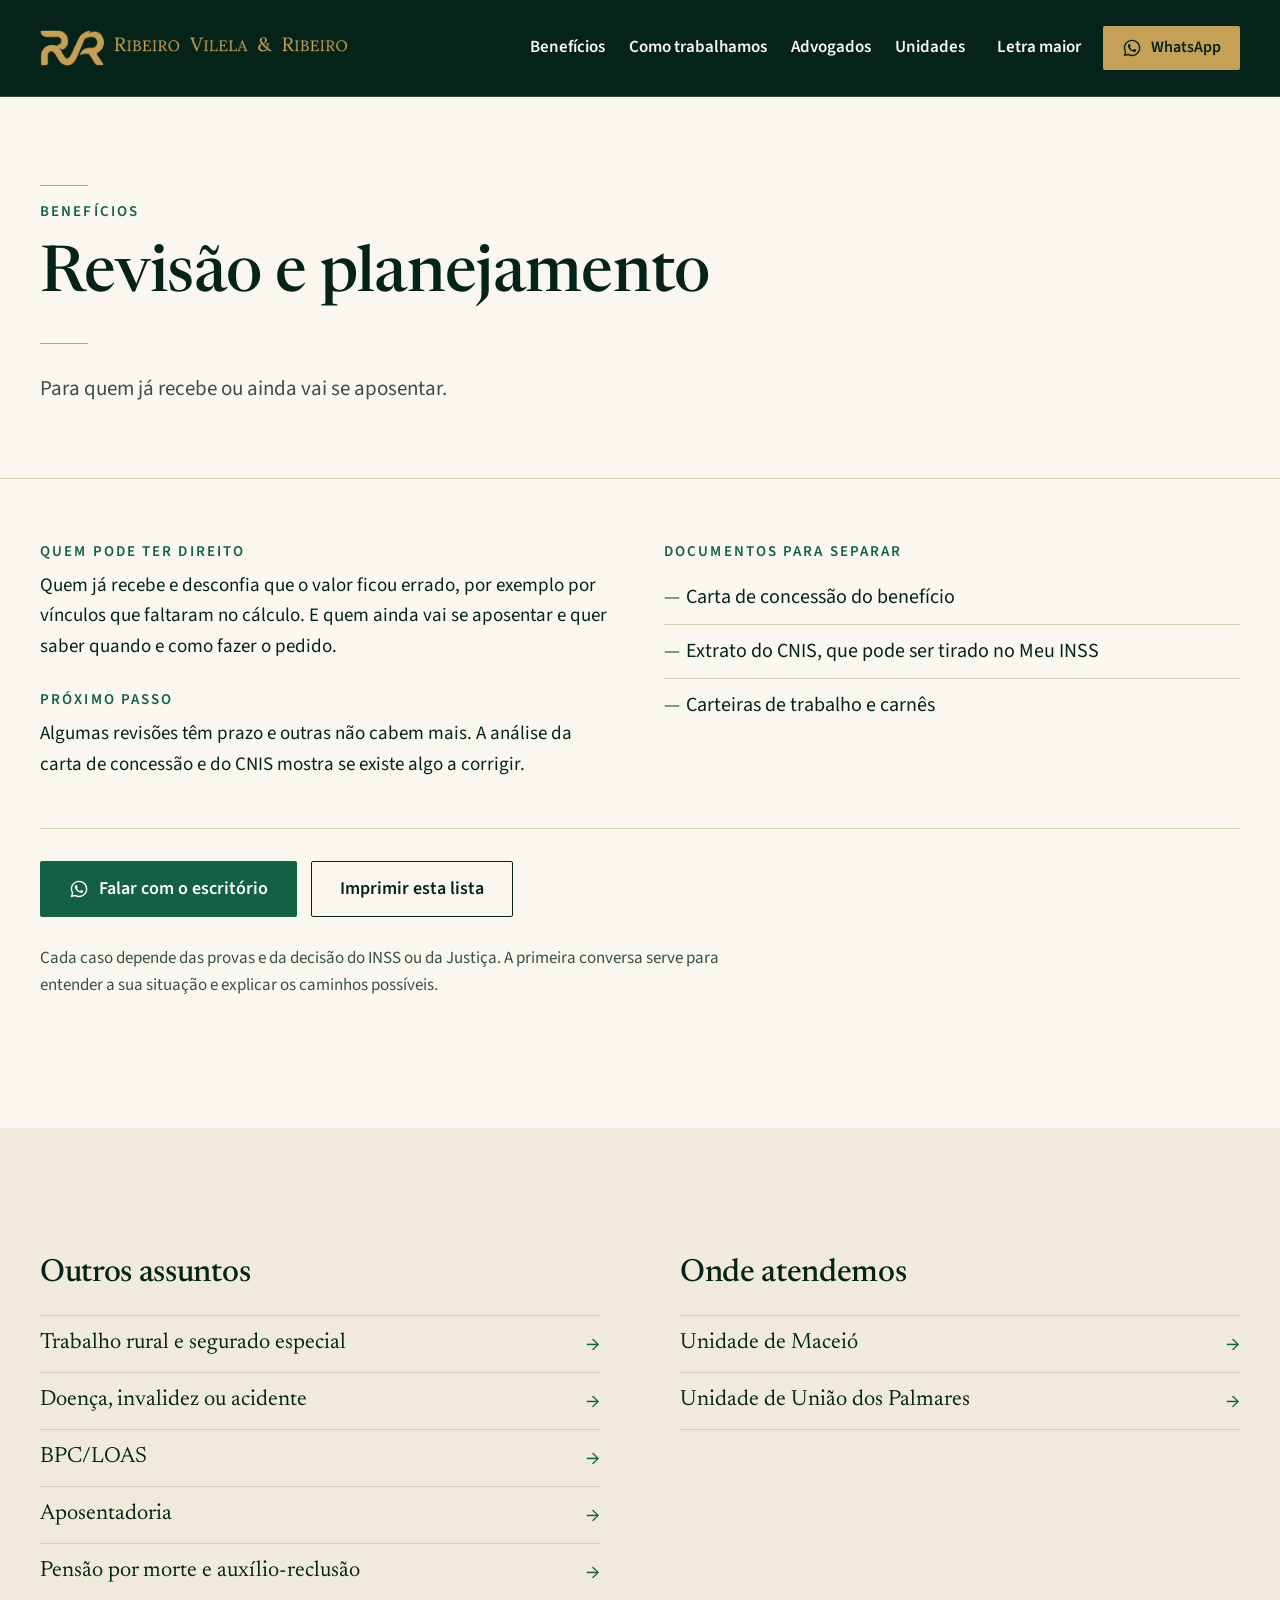
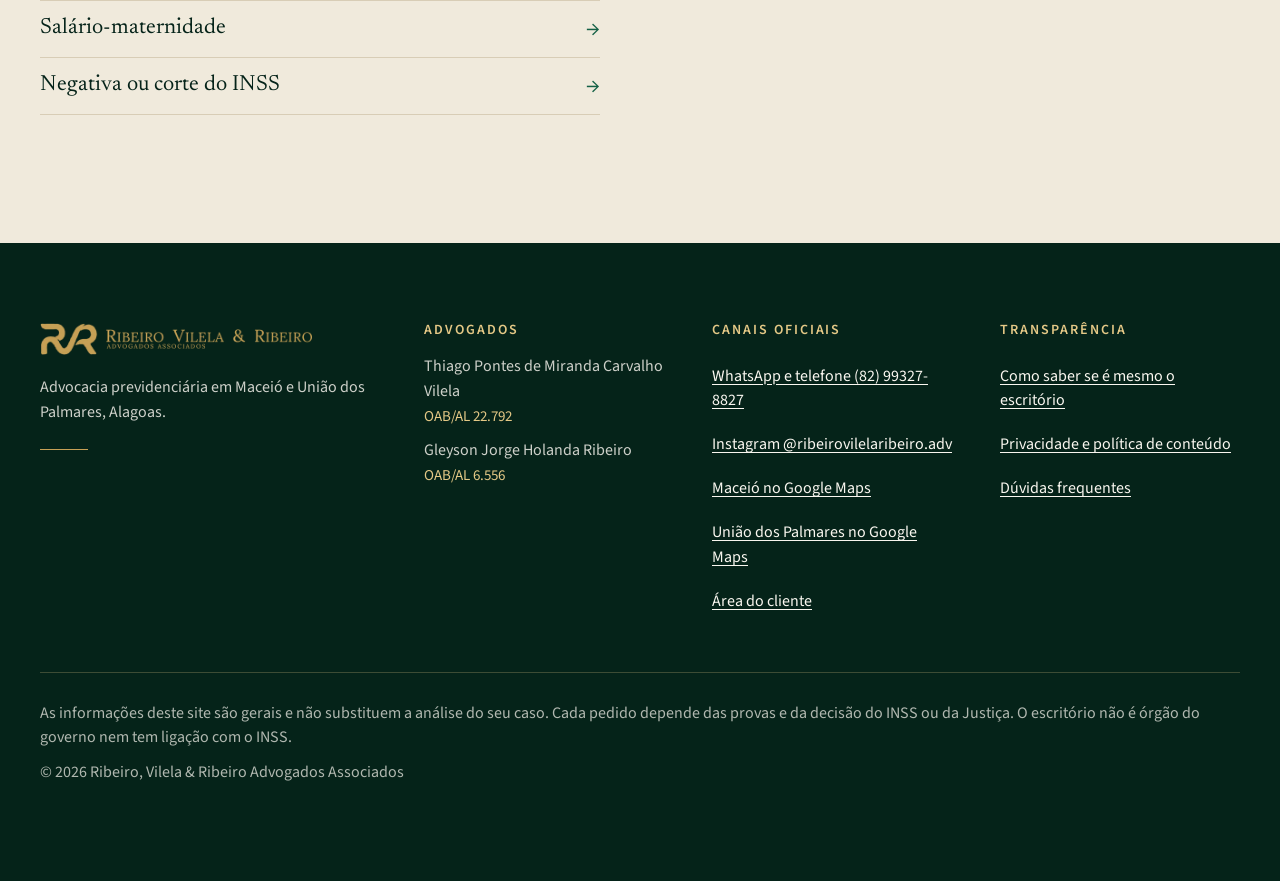
<file: beneficios/revisao-e-planejamento/index.html>
<!doctype html>
<html lang="pt-BR">
<head>
<meta charset="utf-8">
<meta name="viewport" content="width=device-width, initial-scale=1">
<title>Revisão de benefício e planejamento da aposentadoria · Ribeiro, Vilela & Ribeiro</title>
<meta name="description" content="Para quem já recebe ou ainda vai se aposentar. Quem já recebe e desconfia que o valor ficou errado, por exemplo por vínculos que faltaram no cálculo. E quem…">
<meta name="theme-color" content="#052319">
<link rel="canonical" href="https://ribeirovilelaribeiro.com.br/beneficios/revisao-e-planejamento">
<link rel="icon" href="/favicon.ico" sizes="any">
<link rel="icon" type="image/png" href="/img/favicon.png">
<link rel="apple-touch-icon" href="/img/apple-touch-icon.png">
<meta property="og:type" content="website">
<meta property="og:locale" content="pt_BR">
<meta property="og:site_name" content="Ribeiro, Vilela & Ribeiro">
<meta property="og:title" content="Revisão de benefício e planejamento da aposentadoria · Ribeiro, Vilela & Ribeiro">
<meta property="og:description" content="Para quem já recebe ou ainda vai se aposentar. Quem já recebe e desconfia que o valor ficou errado, por exemplo por vínculos que faltaram no cálculo. E quem…">
<meta property="og:url" content="https://ribeirovilelaribeiro.com.br/beneficios/revisao-e-planejamento">
<meta property="og:image" content="https://ribeirovilelaribeiro.com.br/img/og.jpg">
<meta property="og:image:width" content="1200">
<meta property="og:image:height" content="630">
<meta name="twitter:card" content="summary_large_image">
<link rel="preconnect" href="https://fonts.googleapis.com">
<link rel="preconnect" href="https://fonts.gstatic.com" crossorigin>
<link href="https://fonts.googleapis.com/css2?family=Newsreader:opsz,wght@6..72,400;6..72,500;6..72,600&family=Source+Sans+3:wght@400;600&display=swap" rel="stylesheet">
<link rel="stylesheet" href="/assets/site.css">
<script>
  // Preferências de leitura antes de desenhar a página (evita piscar).
  (function () {
    var h = document.documentElement;
    h.classList.add("js");
    try {
      var e = localStorage.getItem("rvr-escala"); if (e) h.style.setProperty("--escala", e);
      if (localStorage.getItem("rvr-contraste") === "1") h.setAttribute("data-contraste", "");
    } catch (err) {}
  })();
</script>
<script type="application/ld+json">
{
  "@context": "https://schema.org",
  "@type": "BreadcrumbList",
  "itemListElement": [
    {
      "@type": "ListItem",
      "position": 1,
      "name": "Início",
      "item": "https://ribeirovilelaribeiro.com.br/"
    },
    {
      "@type": "ListItem",
      "position": 2,
      "name": "Revisão e planejamento",
      "item": "https://ribeirovilelaribeiro.com.br/beneficios/revisao-e-planejamento"
    }
  ]
}
</script>
</head>
<body>

<nav class="pular" aria-label="Atalhos">
  <a href="#conteudo">Ir para o conteúdo</a>
  <a href="#menu">Ir para o menu</a>
  <a href="#rodape">Ir para o rodapé</a>
</nav>

<header class="topo">
  <div class="topo-in">
    <a class="marca" href="/" aria-label="Ribeiro, Vilela & Ribeiro, página inicial">
      <picture>
        <source srcset="/img/logo-cabecalho-ouro-720.webp" type="image/webp">
        <img src="/img/logo-cabecalho-ouro-720.png" alt="Ribeiro, Vilela & Ribeiro Advogados Associados" width="720" height="86">
      </picture>
    </a>
    <button class="menu-btn" type="button" aria-expanded="false" aria-controls="menu">Menu</button>
    <div class="menu" id="menu">
      <nav class="menu-links" aria-label="Seções do site">
        <a href="/#beneficios">Benefícios</a>
        <a href="/#como-trabalhamos">Como trabalhamos</a>
        <a href="/#advogados">Advogados</a>
        <a href="/#unidades">Unidades</a>
      </nav>
      <div class="menu-acoes">
        <div class="acess">
          <button type="button" class="link-topo" aria-expanded="false" aria-controls="acess-painel" data-acess-btn>Letra maior</button>
          <div class="acess-painel" id="acess-painel" hidden>
            <p class="acess-tit">Tamanho do texto</p>
            <div class="acess-linha">
              <button type="button" data-fonte="-1" aria-label="Diminuir o tamanho do texto">A−</button>
              <button type="button" data-fonte="0" aria-label="Tamanho normal do texto">A</button>
              <button type="button" data-fonte="1" aria-label="Aumentar o tamanho do texto">A+</button>
            </div>
            <button type="button" class="acess-opcao" data-contraste-btn aria-pressed="false">Alto contraste</button>
            <button type="button" class="acess-opcao" data-ouvir aria-pressed="false"><span>Ouvir esta página</span></button>
            <button type="button" class="acess-opcao" data-libras>Tradução em Libras</button>
          </div>
        </div>
        <a class="btn btn-ouro btn-peq" href="https://wa.me/5582993278827?text=Ol%C3%A1!%20Vim%20pelo%20site%20e%20gostaria%20de%20uma%20orienta%C3%A7%C3%A3o%20sobre%20um%20benef%C3%ADcio%20do%20INSS." target="_blank" rel="noopener">
          <svg aria-hidden="true" viewBox="0 0 24 24"><use href="#i-whats"/></svg> WhatsApp
        </a>
      </div>
    </div>
  </div>
</header>

<main id="conteudo" tabindex="-1">
<section class="pagina-topo">
  <div class="pagina-topo-in">
    <p class="rotulo"><a href="/#beneficios">Benefícios</a></p>
    <h1>Revisão e planejamento</h1>
    <p>Para quem já recebe ou ainda vai se aposentar.</p>
  </div>
</section>

<section class="secao">
  <div class="secao-in assunto">
    <div class="momento-grade assunto-grade">
      <div>
        <h3>Quem pode ter direito</h3>
        <p>Quem já recebe e desconfia que o valor ficou errado, por exemplo por vínculos que faltaram no cálculo. E quem ainda vai se aposentar e quer saber quando e como fazer o pedido.</p>
        <h3>Próximo passo</h3>
        <p>Algumas revisões têm prazo e outras não cabem mais. A análise da carta de concessão e do CNIS mostra se existe algo a corrigir.</p>
      </div>
      <div>
        <h3>Documentos para separar</h3>
        <ul class="lista-docs">
          <li>Carta de concessão do benefício</li>
          <li>Extrato do CNIS, que pode ser tirado no Meu INSS</li>
          <li>Carteiras de trabalho e carnês</li>
        </ul>
      </div>
    </div>
    <div class="assunto-acoes">
      <a class="btn btn-verde" href="https://wa.me/5582993278827?text=Ol%C3%A1!%20Vim%20pelo%20site%20e%20gostaria%20de%20uma%20orienta%C3%A7%C3%A3o%20sobre%20um%20benef%C3%ADcio%20do%20INSS." target="_blank" rel="noopener">
        <svg aria-hidden="true" viewBox="0 0 24 24"><use href="#i-whats"/></svg> Falar com o escritório
      </a>
      <button type="button" class="btn btn-contorno" data-imprimir-pagina>Imprimir esta lista</button>
    </div>
    <p class="assunto-nota">Cada caso depende das provas e da decisão do INSS ou da Justiça. A primeira conversa serve para entender a sua situação e explicar os caminhos possíveis.</p>
  </div>
</section>

<section class="secao secao-pedra">
  <div class="secao-in assunto-mais">
    <div>
      <h2 class="assunto-mais-tit">Outros assuntos</h2>
      <ul class="assunto-lista">
          <li><a href="/beneficios/trabalhador-rural">Trabalho rural e segurado especial</a></li>
          <li><a href="/beneficios/auxilio-doenca-e-invalidez">Doença, invalidez ou acidente</a></li>
          <li><a href="/beneficios/bpc-loas">BPC/LOAS</a></li>
          <li><a href="/beneficios/aposentadoria">Aposentadoria</a></li>
          <li><a href="/beneficios/pensao-por-morte">Pensão por morte e auxílio-reclusão</a></li>
          <li><a href="/beneficios/salario-maternidade">Salário-maternidade</a></li>
          <li><a href="/beneficios/negativa-do-inss">Negativa ou corte do INSS</a></li>
      </ul>
    </div>
    <div>
      <h2 class="assunto-mais-tit">Onde atendemos</h2>
      <ul class="assunto-lista">
          <li><a href="/maceio">Unidade de Maceió</a></li>
          <li><a href="/uniao-dos-palmares">Unidade de União dos Palmares</a></li>
      </ul>
    </div>
  </div>
</section>
</main>

<footer class="rodape" id="rodape">
  <div class="rodape-in">
    <div class="rodape-marca">
      <picture>
        <source srcset="/img/logo-chapado-ouro-600.webp" type="image/webp">
        <img src="/img/logo-chapado-ouro-600.png" alt="Ribeiro, Vilela & Ribeiro Advogados Associados" width="600" height="72" loading="lazy">
      </picture>
      <p>Advocacia previdenciária em Maceió e União dos Palmares, Alagoas.</p>
    </div>
    <div>
      <h2 class="rodape-tit">Advogados</h2>
      <p>Thiago Pontes de Miranda Carvalho Vilela<br><span class="oab">OAB/AL 22.792</span></p>
      <p>Gleyson Jorge Holanda Ribeiro<br><span class="oab">OAB/AL 6.556</span></p>
    </div>
    <div>
      <h2 class="rodape-tit">Canais oficiais</h2>
      <p><a href="https://wa.me/5582993278827?text=Ol%C3%A1!%20Vim%20pelo%20site%20e%20gostaria%20de%20uma%20orienta%C3%A7%C3%A3o%20sobre%20um%20benef%C3%ADcio%20do%20INSS." target="_blank" rel="noopener">WhatsApp e telefone (82) 99327-8827</a></p>
      <p><a href="https://www.instagram.com/ribeirovilelaribeiro.adv/" target="_blank" rel="noopener">Instagram @ribeirovilelaribeiro.adv</a></p>
      <p><a href="https://www.google.com/maps/search/?api=1&amp;query=Rua+Sete+de+Setembro+188+Centro+Macei%C3%B3+AL+57020-700" target="_blank" rel="noopener">Maceió no Google Maps</a></p>
      <p><a href="https://www.google.com/maps/search/?api=1&amp;query=Rua+Dr.+Ant%C3%B4nio+Arecipo+227+Centro+Uni%C3%A3o+dos+Palmares+AL+57800-000" target="_blank" rel="noopener">União dos Palmares no Google Maps</a></p>
      <p><button type="button" class="link-rodape" data-abrir="cliente">Área do cliente</button></p>
    </div>
    <div>
      <h2 class="rodape-tit">Transparência</h2>
      <p><a href="/seguranca">Como saber se é mesmo o escritório</a></p>
      <p><a href="/privacidade">Privacidade e política de conteúdo</a></p>
      <p><a href="/#duvidas">Dúvidas frequentes</a></p>
    </div>
  </div>
  <div class="rodape-base">
    <p>As informações deste site são gerais e não substituem a análise do seu caso. Cada pedido depende das provas e da decisão do INSS ou da Justiça. O escritório não é órgão do governo nem tem ligação com o INSS.</p>
    <p>© <span data-ano>2026</span> Ribeiro, Vilela & Ribeiro Advogados Associados</p>
  </div>
</footer>

<a class="whats-flutuante" href="https://wa.me/5582993278827?text=Ol%C3%A1!%20Vim%20pelo%20site%20e%20gostaria%20de%20uma%20orienta%C3%A7%C3%A3o%20sobre%20um%20benef%C3%ADcio%20do%20INSS." target="_blank" rel="noopener" aria-label="Conversar com o escritório pelo WhatsApp">
  <svg aria-hidden="true" viewBox="0 0 24 24"><use href="#i-whats"/></svg>
</a>

<!-- Já sou cliente -->
<dialog class="janela" id="janela-cliente" aria-labelledby="cliente-tit">
  <form method="dialog" class="janela-fechar"><button aria-label="Fechar">×</button></form>
  <p class="rotulo">Área do cliente</p>
  <h2 id="cliente-tit">O que você precisa?</h2>
  <p>Escolha uma opção. O WhatsApp oficial do escritório abre com a mensagem pronta.</p>
  <div class="janela-opcoes">
    <a class="opcao" href="https://wa.me/5582993278827?text=Ol%C3%A1!%20Sou%20cliente%20do%20escrit%C3%B3rio%20e%20quero%20enviar%20um%20documento." target="_blank" rel="noopener">
      <span><strong>Enviar um documento</strong>Laudo, carta do INSS, comprovante</span>
    </a>
    <a class="opcao" href="https://wa.me/5582993278827?text=Ol%C3%A1!%20Sou%20cliente%20do%20escrit%C3%B3rio%20e%20quero%20saber%20como%20est%C3%A1%20o%20meu%20pedido." target="_blank" rel="noopener">
      <span><strong>Saber como está meu pedido</strong>Andamento no INSS ou na Justiça</span>
    </a>
    <a class="opcao" href="https://wa.me/5582993278827?text=Ol%C3%A1!%20Sou%20cliente%20do%20escrit%C3%B3rio%20e%20quero%20atualizar%20meu%20telefone%20ou%20endere%C3%A7o." target="_blank" rel="noopener">
      <span><strong>Atualizar telefone ou endereço</strong>Para não perder nenhum aviso</span>
    </a>
  </div>
  <p class="janela-nota">Confira sempre se o número é o (82) 99327-8827. <a href="/seguranca">Saiba como evitar golpes</a>.</p>
</dialog>

<!-- Aviso de saída para site do governo -->
<dialog class="janela" id="janela-saida" aria-labelledby="saida-tit">
  <form method="dialog" class="janela-fechar"><button aria-label="Fechar">×</button></form>
  <p class="rotulo">Você vai sair deste site</p>
  <h2 id="saida-tit">Abrir o site oficial do governo?</h2>
  <p>O link leva a <strong data-saida-dominio>gov.br</strong>, que é do governo federal e não do escritório. Lá você entra com a sua própria senha do gov.br, que não deve ser passada a ninguém.</p>
  <div class="janela-acoes">
    <a class="btn btn-verde" data-saida-ir href="#" target="_blank" rel="noopener">Continuar para o site oficial</a>
    <form method="dialog"><button class="btn btn-contorno">Ficar aqui</button></form>
  </div>
</dialog>

<svg width="0" height="0" style="position:absolute" aria-hidden="true">
  <defs>
    <symbol id="i-whats" viewBox="0 0 24 24"><path fill="currentColor" d="M12.04 2C6.58 2 2.13 6.45 2.13 11.91c0 1.75.46 3.45 1.32 4.95L2.05 22l5.25-1.38a9.86 9.86 0 0 0 4.74 1.21h.01c5.46 0 9.91-4.45 9.91-9.91 0-2.65-1.03-5.14-2.9-7.01A9.82 9.82 0 0 0 12.04 2Zm0 18.15h-.01a8.2 8.2 0 0 1-4.19-1.15l-.3-.18-3.12.82.83-3.04-.2-.31a8.2 8.2 0 0 1-1.26-4.38c0-4.54 3.7-8.23 8.25-8.23 2.2 0 4.27.86 5.82 2.42a8.18 8.18 0 0 1 2.41 5.82c0 4.54-3.7 8.23-8.23 8.23Zm4.52-6.16c-.25-.12-1.47-.72-1.69-.81-.23-.08-.39-.12-.56.13-.16.25-.64.81-.78.97-.14.17-.29.19-.54.06-.25-.12-1.05-.39-1.99-1.23-.74-.66-1.23-1.47-1.38-1.72-.14-.25-.02-.38.11-.51.11-.11.25-.29.37-.43.13-.15.17-.25.25-.42.08-.17.04-.31-.02-.43-.06-.12-.56-1.34-.76-1.84-.2-.48-.41-.42-.56-.43h-.48c-.17 0-.43.06-.66.31-.23.25-.86.85-.86 2.07 0 1.22.89 2.4 1.01 2.56.12.17 1.75 2.67 4.23 3.74.59.26 1.05.41 1.41.52.59.19 1.13.16 1.56.1.48-.07 1.47-.6 1.67-1.18.21-.58.21-1.07.14-1.18-.06-.1-.22-.16-.47-.29Z"/></symbol>
  </defs>
</svg>

<div vw class="enabled">
  <div vw-access-button class="active"></div>
  <div vw-plugin-wrapper><div class="vw-plugin-top-wrapper"></div></div>
</div>
<script src="https://vlibras.gov.br/app/vlibras-plugin.js" defer></script>
<script src="/assets/site.js" defer></script>
</body>
</html>
</file>
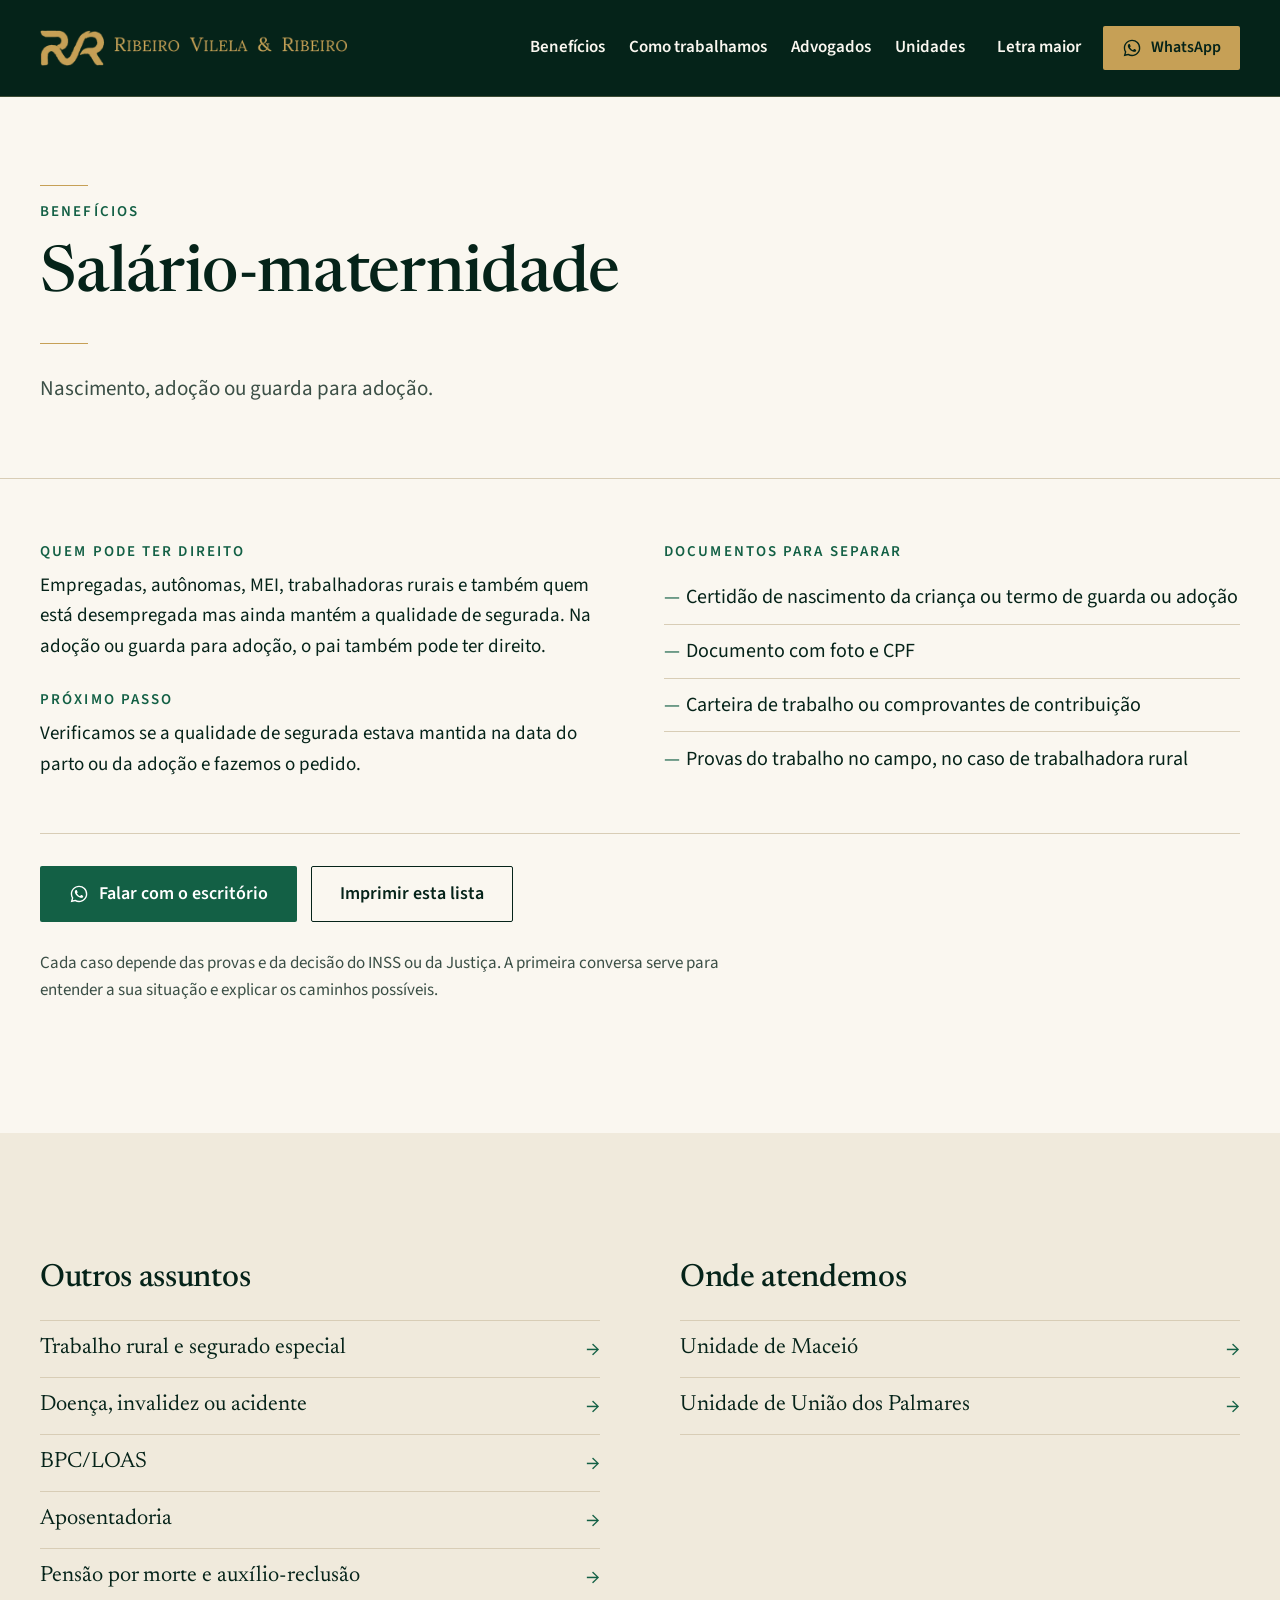
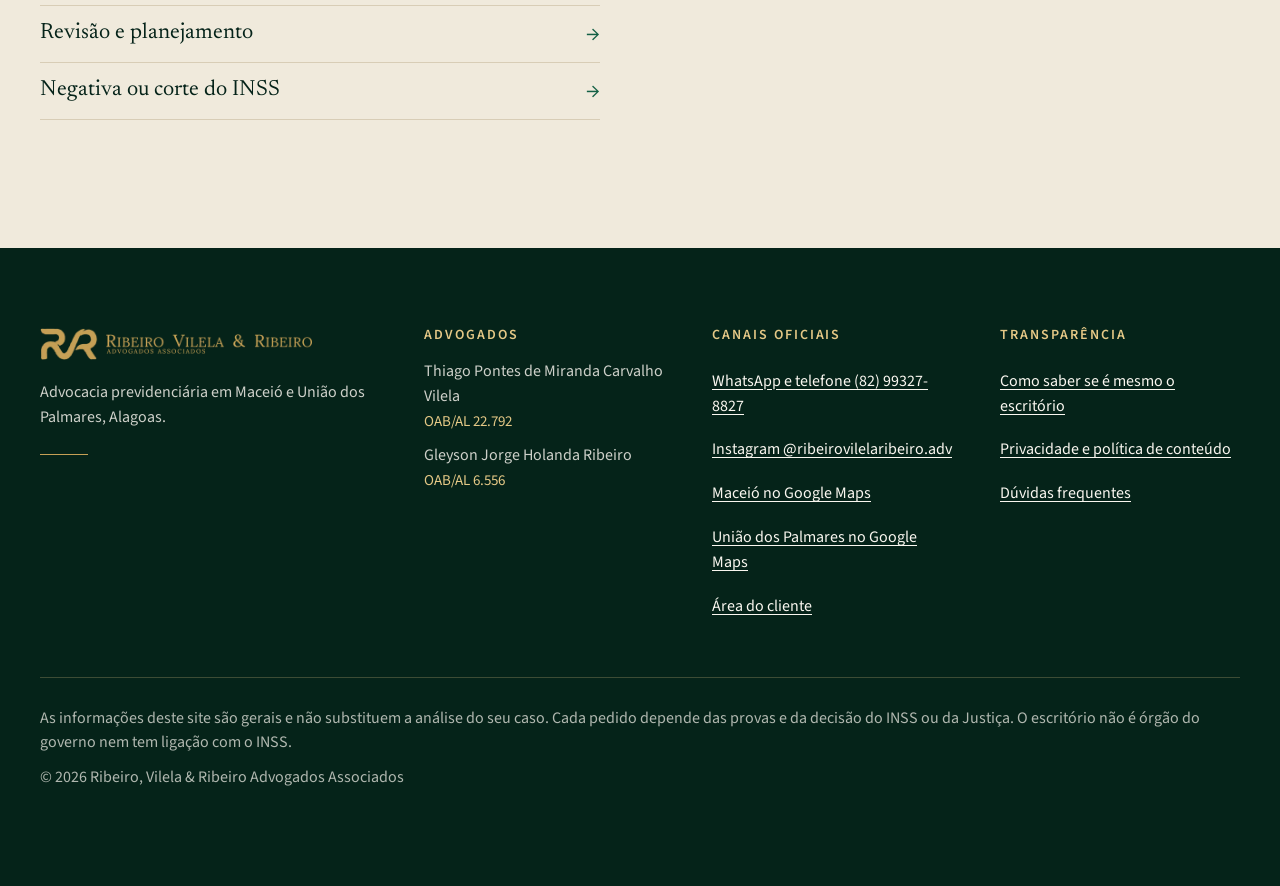
<file: beneficios/salario-maternidade/index.html>
<!doctype html>
<html lang="pt-BR">
<head>
<meta charset="utf-8">
<meta name="viewport" content="width=device-width, initial-scale=1">
<title>Salário-maternidade · Ribeiro, Vilela & Ribeiro</title>
<meta name="description" content="Nascimento, adoção ou guarda para adoção. Empregadas, autônomas, MEI, trabalhadoras rurais e também quem está desempregada mas ainda mantém a qualidade de…">
<meta name="theme-color" content="#052319">
<link rel="canonical" href="https://ribeirovilelaribeiro.com.br/beneficios/salario-maternidade">
<link rel="icon" href="/favicon.ico" sizes="any">
<link rel="icon" type="image/png" href="/img/favicon.png">
<link rel="apple-touch-icon" href="/img/apple-touch-icon.png">
<meta property="og:type" content="website">
<meta property="og:locale" content="pt_BR">
<meta property="og:site_name" content="Ribeiro, Vilela & Ribeiro">
<meta property="og:title" content="Salário-maternidade · Ribeiro, Vilela & Ribeiro">
<meta property="og:description" content="Nascimento, adoção ou guarda para adoção. Empregadas, autônomas, MEI, trabalhadoras rurais e também quem está desempregada mas ainda mantém a qualidade de…">
<meta property="og:url" content="https://ribeirovilelaribeiro.com.br/beneficios/salario-maternidade">
<meta property="og:image" content="https://ribeirovilelaribeiro.com.br/img/og.jpg">
<meta property="og:image:width" content="1200">
<meta property="og:image:height" content="630">
<meta name="twitter:card" content="summary_large_image">
<link rel="preconnect" href="https://fonts.googleapis.com">
<link rel="preconnect" href="https://fonts.gstatic.com" crossorigin>
<link href="https://fonts.googleapis.com/css2?family=Newsreader:opsz,wght@6..72,400;6..72,500;6..72,600&family=Source+Sans+3:wght@400;600&display=swap" rel="stylesheet">
<link rel="stylesheet" href="/assets/site.css">
<script>
  // Preferências de leitura antes de desenhar a página (evita piscar).
  (function () {
    var h = document.documentElement;
    h.classList.add("js");
    try {
      var e = localStorage.getItem("rvr-escala"); if (e) h.style.setProperty("--escala", e);
      if (localStorage.getItem("rvr-contraste") === "1") h.setAttribute("data-contraste", "");
    } catch (err) {}
  })();
</script>
<script type="application/ld+json">
{
  "@context": "https://schema.org",
  "@type": "BreadcrumbList",
  "itemListElement": [
    {
      "@type": "ListItem",
      "position": 1,
      "name": "Início",
      "item": "https://ribeirovilelaribeiro.com.br/"
    },
    {
      "@type": "ListItem",
      "position": 2,
      "name": "Salário-maternidade",
      "item": "https://ribeirovilelaribeiro.com.br/beneficios/salario-maternidade"
    }
  ]
}
</script>
</head>
<body>

<nav class="pular" aria-label="Atalhos">
  <a href="#conteudo">Ir para o conteúdo</a>
  <a href="#menu">Ir para o menu</a>
  <a href="#rodape">Ir para o rodapé</a>
</nav>

<header class="topo">
  <div class="topo-in">
    <a class="marca" href="/" aria-label="Ribeiro, Vilela & Ribeiro, página inicial">
      <picture>
        <source srcset="/img/logo-cabecalho-ouro-720.webp" type="image/webp">
        <img src="/img/logo-cabecalho-ouro-720.png" alt="Ribeiro, Vilela & Ribeiro Advogados Associados" width="720" height="86">
      </picture>
    </a>
    <button class="menu-btn" type="button" aria-expanded="false" aria-controls="menu">Menu</button>
    <div class="menu" id="menu">
      <nav class="menu-links" aria-label="Seções do site">
        <a href="/#beneficios">Benefícios</a>
        <a href="/#como-trabalhamos">Como trabalhamos</a>
        <a href="/#advogados">Advogados</a>
        <a href="/#unidades">Unidades</a>
      </nav>
      <div class="menu-acoes">
        <div class="acess">
          <button type="button" class="link-topo" aria-expanded="false" aria-controls="acess-painel" data-acess-btn>Letra maior</button>
          <div class="acess-painel" id="acess-painel" hidden>
            <p class="acess-tit">Tamanho do texto</p>
            <div class="acess-linha">
              <button type="button" data-fonte="-1" aria-label="Diminuir o tamanho do texto">A−</button>
              <button type="button" data-fonte="0" aria-label="Tamanho normal do texto">A</button>
              <button type="button" data-fonte="1" aria-label="Aumentar o tamanho do texto">A+</button>
            </div>
            <button type="button" class="acess-opcao" data-contraste-btn aria-pressed="false">Alto contraste</button>
            <button type="button" class="acess-opcao" data-ouvir aria-pressed="false"><span>Ouvir esta página</span></button>
            <button type="button" class="acess-opcao" data-libras>Tradução em Libras</button>
          </div>
        </div>
        <a class="btn btn-ouro btn-peq" href="https://wa.me/5582993278827?text=Ol%C3%A1!%20Vim%20pelo%20site%20e%20gostaria%20de%20uma%20orienta%C3%A7%C3%A3o%20sobre%20um%20benef%C3%ADcio%20do%20INSS." target="_blank" rel="noopener">
          <svg aria-hidden="true" viewBox="0 0 24 24"><use href="#i-whats"/></svg> WhatsApp
        </a>
      </div>
    </div>
  </div>
</header>

<main id="conteudo" tabindex="-1">
<section class="pagina-topo">
  <div class="pagina-topo-in">
    <p class="rotulo"><a href="/#beneficios">Benefícios</a></p>
    <h1>Salário-maternidade</h1>
    <p>Nascimento, adoção ou guarda para adoção.</p>
  </div>
</section>

<section class="secao">
  <div class="secao-in assunto">
    <div class="momento-grade assunto-grade">
      <div>
        <h3>Quem pode ter direito</h3>
        <p>Empregadas, autônomas, MEI, trabalhadoras rurais e também quem está desempregada mas ainda mantém a qualidade de segurada. Na adoção ou guarda para adoção, o pai também pode ter direito.</p>
        <h3>Próximo passo</h3>
        <p>Verificamos se a qualidade de segurada estava mantida na data do parto ou da adoção e fazemos o pedido.</p>
      </div>
      <div>
        <h3>Documentos para separar</h3>
        <ul class="lista-docs">
          <li>Certidão de nascimento da criança ou termo de guarda ou adoção</li>
          <li>Documento com foto e CPF</li>
          <li>Carteira de trabalho ou comprovantes de contribuição</li>
          <li>Provas do trabalho no campo, no caso de trabalhadora rural</li>
        </ul>
      </div>
    </div>
    <div class="assunto-acoes">
      <a class="btn btn-verde" href="https://wa.me/5582993278827?text=Ol%C3%A1!%20Vim%20pelo%20site%20e%20gostaria%20de%20uma%20orienta%C3%A7%C3%A3o%20sobre%20um%20benef%C3%ADcio%20do%20INSS." target="_blank" rel="noopener">
        <svg aria-hidden="true" viewBox="0 0 24 24"><use href="#i-whats"/></svg> Falar com o escritório
      </a>
      <button type="button" class="btn btn-contorno" data-imprimir-pagina>Imprimir esta lista</button>
    </div>
    <p class="assunto-nota">Cada caso depende das provas e da decisão do INSS ou da Justiça. A primeira conversa serve para entender a sua situação e explicar os caminhos possíveis.</p>
  </div>
</section>

<section class="secao secao-pedra">
  <div class="secao-in assunto-mais">
    <div>
      <h2 class="assunto-mais-tit">Outros assuntos</h2>
      <ul class="assunto-lista">
          <li><a href="/beneficios/trabalhador-rural">Trabalho rural e segurado especial</a></li>
          <li><a href="/beneficios/auxilio-doenca-e-invalidez">Doença, invalidez ou acidente</a></li>
          <li><a href="/beneficios/bpc-loas">BPC/LOAS</a></li>
          <li><a href="/beneficios/aposentadoria">Aposentadoria</a></li>
          <li><a href="/beneficios/pensao-por-morte">Pensão por morte e auxílio-reclusão</a></li>
          <li><a href="/beneficios/revisao-e-planejamento">Revisão e planejamento</a></li>
          <li><a href="/beneficios/negativa-do-inss">Negativa ou corte do INSS</a></li>
      </ul>
    </div>
    <div>
      <h2 class="assunto-mais-tit">Onde atendemos</h2>
      <ul class="assunto-lista">
          <li><a href="/maceio">Unidade de Maceió</a></li>
          <li><a href="/uniao-dos-palmares">Unidade de União dos Palmares</a></li>
      </ul>
    </div>
  </div>
</section>
</main>

<footer class="rodape" id="rodape">
  <div class="rodape-in">
    <div class="rodape-marca">
      <picture>
        <source srcset="/img/logo-chapado-ouro-600.webp" type="image/webp">
        <img src="/img/logo-chapado-ouro-600.png" alt="Ribeiro, Vilela & Ribeiro Advogados Associados" width="600" height="72" loading="lazy">
      </picture>
      <p>Advocacia previdenciária em Maceió e União dos Palmares, Alagoas.</p>
    </div>
    <div>
      <h2 class="rodape-tit">Advogados</h2>
      <p>Thiago Pontes de Miranda Carvalho Vilela<br><span class="oab">OAB/AL 22.792</span></p>
      <p>Gleyson Jorge Holanda Ribeiro<br><span class="oab">OAB/AL 6.556</span></p>
    </div>
    <div>
      <h2 class="rodape-tit">Canais oficiais</h2>
      <p><a href="https://wa.me/5582993278827?text=Ol%C3%A1!%20Vim%20pelo%20site%20e%20gostaria%20de%20uma%20orienta%C3%A7%C3%A3o%20sobre%20um%20benef%C3%ADcio%20do%20INSS." target="_blank" rel="noopener">WhatsApp e telefone (82) 99327-8827</a></p>
      <p><a href="https://www.instagram.com/ribeirovilelaribeiro.adv/" target="_blank" rel="noopener">Instagram @ribeirovilelaribeiro.adv</a></p>
      <p><a href="https://www.google.com/maps/search/?api=1&amp;query=Rua+Sete+de+Setembro+188+Centro+Macei%C3%B3+AL+57020-700" target="_blank" rel="noopener">Maceió no Google Maps</a></p>
      <p><a href="https://www.google.com/maps/search/?api=1&amp;query=Rua+Dr.+Ant%C3%B4nio+Arecipo+227+Centro+Uni%C3%A3o+dos+Palmares+AL+57800-000" target="_blank" rel="noopener">União dos Palmares no Google Maps</a></p>
      <p><button type="button" class="link-rodape" data-abrir="cliente">Área do cliente</button></p>
    </div>
    <div>
      <h2 class="rodape-tit">Transparência</h2>
      <p><a href="/seguranca">Como saber se é mesmo o escritório</a></p>
      <p><a href="/privacidade">Privacidade e política de conteúdo</a></p>
      <p><a href="/#duvidas">Dúvidas frequentes</a></p>
    </div>
  </div>
  <div class="rodape-base">
    <p>As informações deste site são gerais e não substituem a análise do seu caso. Cada pedido depende das provas e da decisão do INSS ou da Justiça. O escritório não é órgão do governo nem tem ligação com o INSS.</p>
    <p>© <span data-ano>2026</span> Ribeiro, Vilela & Ribeiro Advogados Associados</p>
  </div>
</footer>

<a class="whats-flutuante" href="https://wa.me/5582993278827?text=Ol%C3%A1!%20Vim%20pelo%20site%20e%20gostaria%20de%20uma%20orienta%C3%A7%C3%A3o%20sobre%20um%20benef%C3%ADcio%20do%20INSS." target="_blank" rel="noopener" aria-label="Conversar com o escritório pelo WhatsApp">
  <svg aria-hidden="true" viewBox="0 0 24 24"><use href="#i-whats"/></svg>
</a>

<!-- Já sou cliente -->
<dialog class="janela" id="janela-cliente" aria-labelledby="cliente-tit">
  <form method="dialog" class="janela-fechar"><button aria-label="Fechar">×</button></form>
  <p class="rotulo">Área do cliente</p>
  <h2 id="cliente-tit">O que você precisa?</h2>
  <p>Escolha uma opção. O WhatsApp oficial do escritório abre com a mensagem pronta.</p>
  <div class="janela-opcoes">
    <a class="opcao" href="https://wa.me/5582993278827?text=Ol%C3%A1!%20Sou%20cliente%20do%20escrit%C3%B3rio%20e%20quero%20enviar%20um%20documento." target="_blank" rel="noopener">
      <span><strong>Enviar um documento</strong>Laudo, carta do INSS, comprovante</span>
    </a>
    <a class="opcao" href="https://wa.me/5582993278827?text=Ol%C3%A1!%20Sou%20cliente%20do%20escrit%C3%B3rio%20e%20quero%20saber%20como%20est%C3%A1%20o%20meu%20pedido." target="_blank" rel="noopener">
      <span><strong>Saber como está meu pedido</strong>Andamento no INSS ou na Justiça</span>
    </a>
    <a class="opcao" href="https://wa.me/5582993278827?text=Ol%C3%A1!%20Sou%20cliente%20do%20escrit%C3%B3rio%20e%20quero%20atualizar%20meu%20telefone%20ou%20endere%C3%A7o." target="_blank" rel="noopener">
      <span><strong>Atualizar telefone ou endereço</strong>Para não perder nenhum aviso</span>
    </a>
  </div>
  <p class="janela-nota">Confira sempre se o número é o (82) 99327-8827. <a href="/seguranca">Saiba como evitar golpes</a>.</p>
</dialog>

<!-- Aviso de saída para site do governo -->
<dialog class="janela" id="janela-saida" aria-labelledby="saida-tit">
  <form method="dialog" class="janela-fechar"><button aria-label="Fechar">×</button></form>
  <p class="rotulo">Você vai sair deste site</p>
  <h2 id="saida-tit">Abrir o site oficial do governo?</h2>
  <p>O link leva a <strong data-saida-dominio>gov.br</strong>, que é do governo federal e não do escritório. Lá você entra com a sua própria senha do gov.br, que não deve ser passada a ninguém.</p>
  <div class="janela-acoes">
    <a class="btn btn-verde" data-saida-ir href="#" target="_blank" rel="noopener">Continuar para o site oficial</a>
    <form method="dialog"><button class="btn btn-contorno">Ficar aqui</button></form>
  </div>
</dialog>

<svg width="0" height="0" style="position:absolute" aria-hidden="true">
  <defs>
    <symbol id="i-whats" viewBox="0 0 24 24"><path fill="currentColor" d="M12.04 2C6.58 2 2.13 6.45 2.13 11.91c0 1.75.46 3.45 1.32 4.95L2.05 22l5.25-1.38a9.86 9.86 0 0 0 4.74 1.21h.01c5.46 0 9.91-4.45 9.91-9.91 0-2.65-1.03-5.14-2.9-7.01A9.82 9.82 0 0 0 12.04 2Zm0 18.15h-.01a8.2 8.2 0 0 1-4.19-1.15l-.3-.18-3.12.82.83-3.04-.2-.31a8.2 8.2 0 0 1-1.26-4.38c0-4.54 3.7-8.23 8.25-8.23 2.2 0 4.27.86 5.82 2.42a8.18 8.18 0 0 1 2.41 5.82c0 4.54-3.7 8.23-8.23 8.23Zm4.52-6.16c-.25-.12-1.47-.72-1.69-.81-.23-.08-.39-.12-.56.13-.16.25-.64.81-.78.97-.14.17-.29.19-.54.06-.25-.12-1.05-.39-1.99-1.23-.74-.66-1.23-1.47-1.38-1.72-.14-.25-.02-.38.11-.51.11-.11.25-.29.37-.43.13-.15.17-.25.25-.42.08-.17.04-.31-.02-.43-.06-.12-.56-1.34-.76-1.84-.2-.48-.41-.42-.56-.43h-.48c-.17 0-.43.06-.66.31-.23.25-.86.85-.86 2.07 0 1.22.89 2.4 1.01 2.56.12.17 1.75 2.67 4.23 3.74.59.26 1.05.41 1.41.52.59.19 1.13.16 1.56.1.48-.07 1.47-.6 1.67-1.18.21-.58.21-1.07.14-1.18-.06-.1-.22-.16-.47-.29Z"/></symbol>
  </defs>
</svg>

<div vw class="enabled">
  <div vw-access-button class="active"></div>
  <div vw-plugin-wrapper><div class="vw-plugin-top-wrapper"></div></div>
</div>
<script src="https://vlibras.gov.br/app/vlibras-plugin.js" defer></script>
<script src="/assets/site.js" defer></script>
</body>
</html>
</file>
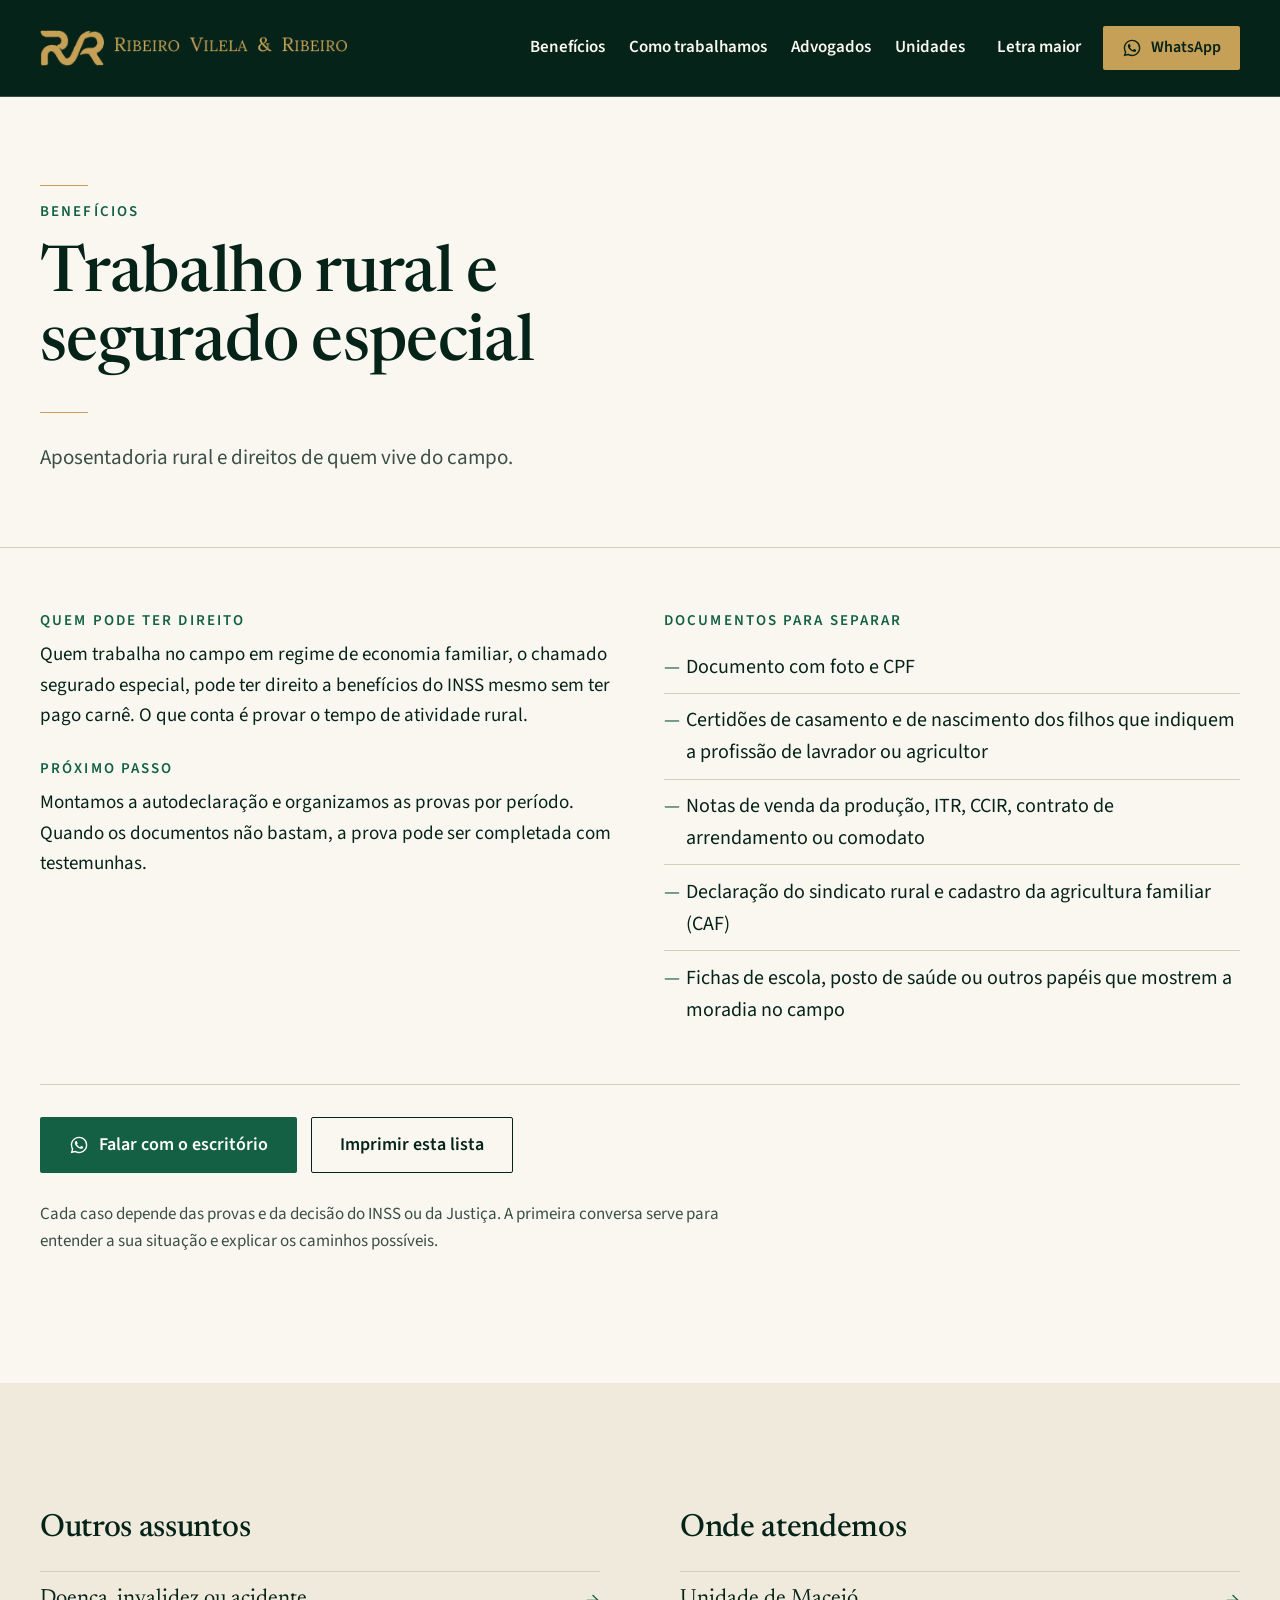
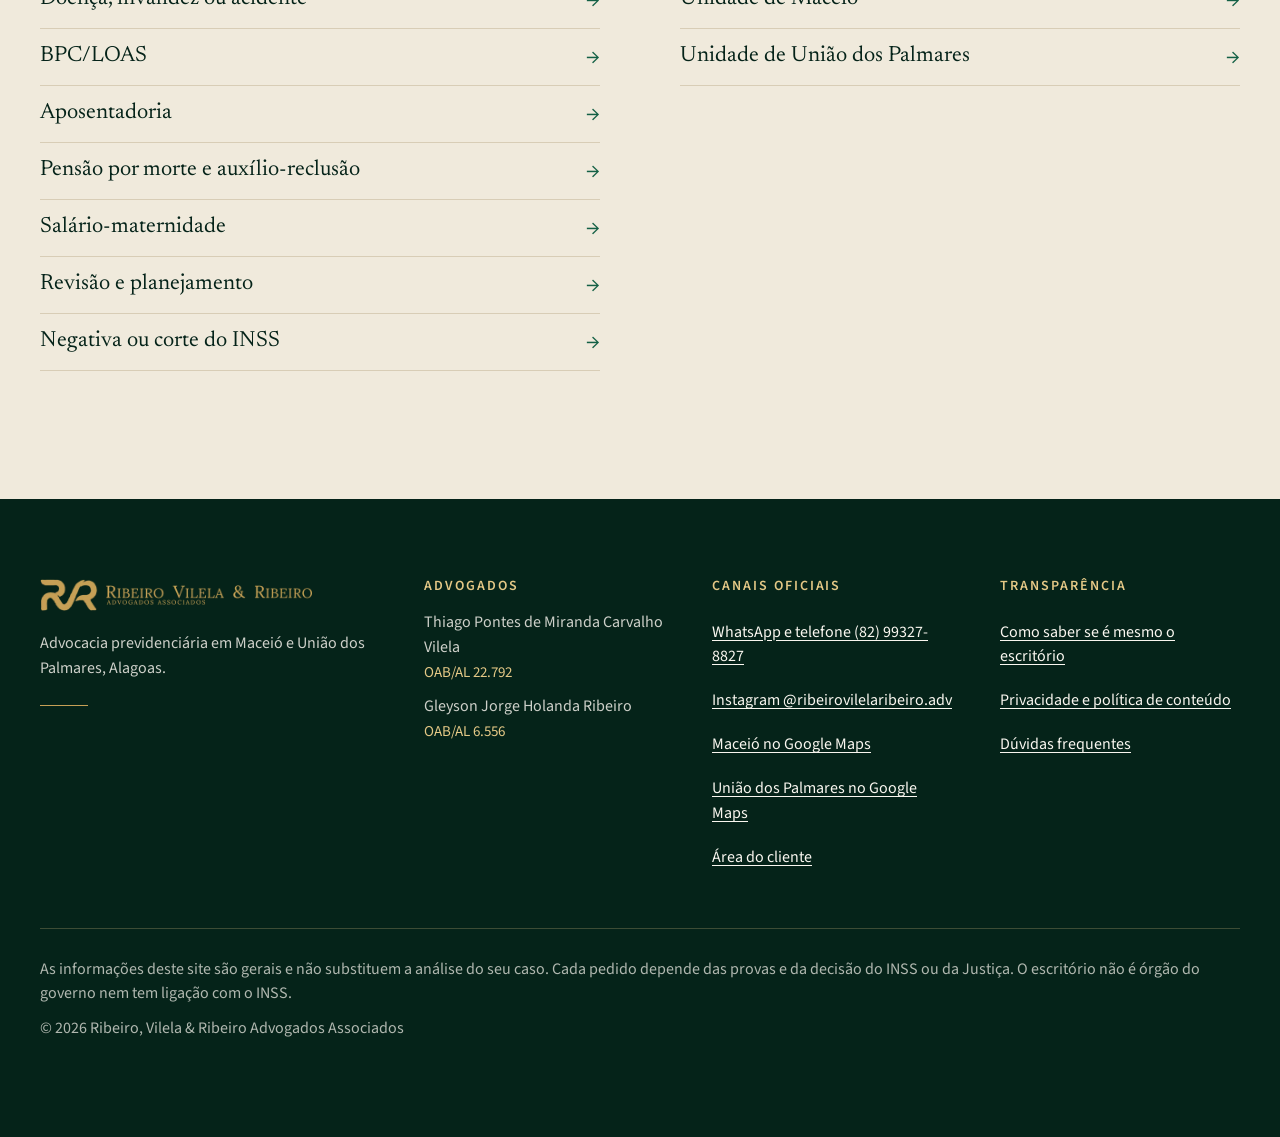
<file: beneficios/trabalhador-rural/index.html>
<!doctype html>
<html lang="pt-BR">
<head>
<meta charset="utf-8">
<meta name="viewport" content="width=device-width, initial-scale=1">
<title>Aposentadoria rural e segurado especial · Ribeiro, Vilela & Ribeiro</title>
<meta name="description" content="Aposentadoria rural e direitos de quem vive do campo. Quem trabalha no campo em regime de economia familiar, o chamado segurado especial, pode ter direito a…">
<meta name="theme-color" content="#052319">
<link rel="canonical" href="https://ribeirovilelaribeiro.com.br/beneficios/trabalhador-rural">
<link rel="icon" href="/favicon.ico" sizes="any">
<link rel="icon" type="image/png" href="/img/favicon.png">
<link rel="apple-touch-icon" href="/img/apple-touch-icon.png">
<meta property="og:type" content="website">
<meta property="og:locale" content="pt_BR">
<meta property="og:site_name" content="Ribeiro, Vilela & Ribeiro">
<meta property="og:title" content="Aposentadoria rural e segurado especial · Ribeiro, Vilela & Ribeiro">
<meta property="og:description" content="Aposentadoria rural e direitos de quem vive do campo. Quem trabalha no campo em regime de economia familiar, o chamado segurado especial, pode ter direito a…">
<meta property="og:url" content="https://ribeirovilelaribeiro.com.br/beneficios/trabalhador-rural">
<meta property="og:image" content="https://ribeirovilelaribeiro.com.br/img/og.jpg">
<meta property="og:image:width" content="1200">
<meta property="og:image:height" content="630">
<meta name="twitter:card" content="summary_large_image">
<link rel="preconnect" href="https://fonts.googleapis.com">
<link rel="preconnect" href="https://fonts.gstatic.com" crossorigin>
<link href="https://fonts.googleapis.com/css2?family=Newsreader:opsz,wght@6..72,400;6..72,500;6..72,600&family=Source+Sans+3:wght@400;600&display=swap" rel="stylesheet">
<link rel="stylesheet" href="/assets/site.css">
<script>
  // Preferências de leitura antes de desenhar a página (evita piscar).
  (function () {
    var h = document.documentElement;
    h.classList.add("js");
    try {
      var e = localStorage.getItem("rvr-escala"); if (e) h.style.setProperty("--escala", e);
      if (localStorage.getItem("rvr-contraste") === "1") h.setAttribute("data-contraste", "");
    } catch (err) {}
  })();
</script>
<script type="application/ld+json">
{
  "@context": "https://schema.org",
  "@type": "BreadcrumbList",
  "itemListElement": [
    {
      "@type": "ListItem",
      "position": 1,
      "name": "Início",
      "item": "https://ribeirovilelaribeiro.com.br/"
    },
    {
      "@type": "ListItem",
      "position": 2,
      "name": "Trabalho rural e segurado especial",
      "item": "https://ribeirovilelaribeiro.com.br/beneficios/trabalhador-rural"
    }
  ]
}
</script>
</head>
<body>

<nav class="pular" aria-label="Atalhos">
  <a href="#conteudo">Ir para o conteúdo</a>
  <a href="#menu">Ir para o menu</a>
  <a href="#rodape">Ir para o rodapé</a>
</nav>

<header class="topo">
  <div class="topo-in">
    <a class="marca" href="/" aria-label="Ribeiro, Vilela & Ribeiro, página inicial">
      <picture>
        <source srcset="/img/logo-cabecalho-ouro-720.webp" type="image/webp">
        <img src="/img/logo-cabecalho-ouro-720.png" alt="Ribeiro, Vilela & Ribeiro Advogados Associados" width="720" height="86">
      </picture>
    </a>
    <button class="menu-btn" type="button" aria-expanded="false" aria-controls="menu">Menu</button>
    <div class="menu" id="menu">
      <nav class="menu-links" aria-label="Seções do site">
        <a href="/#beneficios">Benefícios</a>
        <a href="/#como-trabalhamos">Como trabalhamos</a>
        <a href="/#advogados">Advogados</a>
        <a href="/#unidades">Unidades</a>
      </nav>
      <div class="menu-acoes">
        <div class="acess">
          <button type="button" class="link-topo" aria-expanded="false" aria-controls="acess-painel" data-acess-btn>Letra maior</button>
          <div class="acess-painel" id="acess-painel" hidden>
            <p class="acess-tit">Tamanho do texto</p>
            <div class="acess-linha">
              <button type="button" data-fonte="-1" aria-label="Diminuir o tamanho do texto">A−</button>
              <button type="button" data-fonte="0" aria-label="Tamanho normal do texto">A</button>
              <button type="button" data-fonte="1" aria-label="Aumentar o tamanho do texto">A+</button>
            </div>
            <button type="button" class="acess-opcao" data-contraste-btn aria-pressed="false">Alto contraste</button>
            <button type="button" class="acess-opcao" data-ouvir aria-pressed="false"><span>Ouvir esta página</span></button>
            <button type="button" class="acess-opcao" data-libras>Tradução em Libras</button>
          </div>
        </div>
        <a class="btn btn-ouro btn-peq" href="https://wa.me/5582993278827?text=Ol%C3%A1!%20Vim%20pelo%20site%20e%20gostaria%20de%20uma%20orienta%C3%A7%C3%A3o%20sobre%20um%20benef%C3%ADcio%20do%20INSS." target="_blank" rel="noopener">
          <svg aria-hidden="true" viewBox="0 0 24 24"><use href="#i-whats"/></svg> WhatsApp
        </a>
      </div>
    </div>
  </div>
</header>

<main id="conteudo" tabindex="-1">
<section class="pagina-topo">
  <div class="pagina-topo-in">
    <p class="rotulo"><a href="/#beneficios">Benefícios</a></p>
    <h1>Trabalho rural e segurado especial</h1>
    <p>Aposentadoria rural e direitos de quem vive do campo.</p>
  </div>
</section>

<section class="secao">
  <div class="secao-in assunto">
    <div class="momento-grade assunto-grade">
      <div>
        <h3>Quem pode ter direito</h3>
        <p>Quem trabalha no campo em regime de economia familiar, o chamado segurado especial, pode ter direito a benefícios do INSS mesmo sem ter pago carnê. O que conta é provar o tempo de atividade rural.</p>
        <h3>Próximo passo</h3>
        <p>Montamos a autodeclaração e organizamos as provas por período. Quando os documentos não bastam, a prova pode ser completada com testemunhas.</p>
      </div>
      <div>
        <h3>Documentos para separar</h3>
        <ul class="lista-docs">
          <li>Documento com foto e CPF</li>
          <li>Certidões de casamento e de nascimento dos filhos que indiquem a profissão de lavrador ou agricultor</li>
          <li>Notas de venda da produção, ITR, CCIR, contrato de arrendamento ou comodato</li>
          <li>Declaração do sindicato rural e cadastro da agricultura familiar (CAF)</li>
          <li>Fichas de escola, posto de saúde ou outros papéis que mostrem a moradia no campo</li>
        </ul>
      </div>
    </div>
    <div class="assunto-acoes">
      <a class="btn btn-verde" href="https://wa.me/5582993278827?text=Ol%C3%A1!%20Vim%20pelo%20site%20e%20gostaria%20de%20uma%20orienta%C3%A7%C3%A3o%20sobre%20um%20benef%C3%ADcio%20do%20INSS." target="_blank" rel="noopener">
        <svg aria-hidden="true" viewBox="0 0 24 24"><use href="#i-whats"/></svg> Falar com o escritório
      </a>
      <button type="button" class="btn btn-contorno" data-imprimir-pagina>Imprimir esta lista</button>
    </div>
    <p class="assunto-nota">Cada caso depende das provas e da decisão do INSS ou da Justiça. A primeira conversa serve para entender a sua situação e explicar os caminhos possíveis.</p>
  </div>
</section>

<section class="secao secao-pedra">
  <div class="secao-in assunto-mais">
    <div>
      <h2 class="assunto-mais-tit">Outros assuntos</h2>
      <ul class="assunto-lista">
          <li><a href="/beneficios/auxilio-doenca-e-invalidez">Doença, invalidez ou acidente</a></li>
          <li><a href="/beneficios/bpc-loas">BPC/LOAS</a></li>
          <li><a href="/beneficios/aposentadoria">Aposentadoria</a></li>
          <li><a href="/beneficios/pensao-por-morte">Pensão por morte e auxílio-reclusão</a></li>
          <li><a href="/beneficios/salario-maternidade">Salário-maternidade</a></li>
          <li><a href="/beneficios/revisao-e-planejamento">Revisão e planejamento</a></li>
          <li><a href="/beneficios/negativa-do-inss">Negativa ou corte do INSS</a></li>
      </ul>
    </div>
    <div>
      <h2 class="assunto-mais-tit">Onde atendemos</h2>
      <ul class="assunto-lista">
          <li><a href="/maceio">Unidade de Maceió</a></li>
          <li><a href="/uniao-dos-palmares">Unidade de União dos Palmares</a></li>
      </ul>
    </div>
  </div>
</section>
</main>

<footer class="rodape" id="rodape">
  <div class="rodape-in">
    <div class="rodape-marca">
      <picture>
        <source srcset="/img/logo-chapado-ouro-600.webp" type="image/webp">
        <img src="/img/logo-chapado-ouro-600.png" alt="Ribeiro, Vilela & Ribeiro Advogados Associados" width="600" height="72" loading="lazy">
      </picture>
      <p>Advocacia previdenciária em Maceió e União dos Palmares, Alagoas.</p>
    </div>
    <div>
      <h2 class="rodape-tit">Advogados</h2>
      <p>Thiago Pontes de Miranda Carvalho Vilela<br><span class="oab">OAB/AL 22.792</span></p>
      <p>Gleyson Jorge Holanda Ribeiro<br><span class="oab">OAB/AL 6.556</span></p>
    </div>
    <div>
      <h2 class="rodape-tit">Canais oficiais</h2>
      <p><a href="https://wa.me/5582993278827?text=Ol%C3%A1!%20Vim%20pelo%20site%20e%20gostaria%20de%20uma%20orienta%C3%A7%C3%A3o%20sobre%20um%20benef%C3%ADcio%20do%20INSS." target="_blank" rel="noopener">WhatsApp e telefone (82) 99327-8827</a></p>
      <p><a href="https://www.instagram.com/ribeirovilelaribeiro.adv/" target="_blank" rel="noopener">Instagram @ribeirovilelaribeiro.adv</a></p>
      <p><a href="https://www.google.com/maps/search/?api=1&amp;query=Rua+Sete+de+Setembro+188+Centro+Macei%C3%B3+AL+57020-700" target="_blank" rel="noopener">Maceió no Google Maps</a></p>
      <p><a href="https://www.google.com/maps/search/?api=1&amp;query=Rua+Dr.+Ant%C3%B4nio+Arecipo+227+Centro+Uni%C3%A3o+dos+Palmares+AL+57800-000" target="_blank" rel="noopener">União dos Palmares no Google Maps</a></p>
      <p><button type="button" class="link-rodape" data-abrir="cliente">Área do cliente</button></p>
    </div>
    <div>
      <h2 class="rodape-tit">Transparência</h2>
      <p><a href="/seguranca">Como saber se é mesmo o escritório</a></p>
      <p><a href="/privacidade">Privacidade e política de conteúdo</a></p>
      <p><a href="/#duvidas">Dúvidas frequentes</a></p>
    </div>
  </div>
  <div class="rodape-base">
    <p>As informações deste site são gerais e não substituem a análise do seu caso. Cada pedido depende das provas e da decisão do INSS ou da Justiça. O escritório não é órgão do governo nem tem ligação com o INSS.</p>
    <p>© <span data-ano>2026</span> Ribeiro, Vilela & Ribeiro Advogados Associados</p>
  </div>
</footer>

<a class="whats-flutuante" href="https://wa.me/5582993278827?text=Ol%C3%A1!%20Vim%20pelo%20site%20e%20gostaria%20de%20uma%20orienta%C3%A7%C3%A3o%20sobre%20um%20benef%C3%ADcio%20do%20INSS." target="_blank" rel="noopener" aria-label="Conversar com o escritório pelo WhatsApp">
  <svg aria-hidden="true" viewBox="0 0 24 24"><use href="#i-whats"/></svg>
</a>

<!-- Já sou cliente -->
<dialog class="janela" id="janela-cliente" aria-labelledby="cliente-tit">
  <form method="dialog" class="janela-fechar"><button aria-label="Fechar">×</button></form>
  <p class="rotulo">Área do cliente</p>
  <h2 id="cliente-tit">O que você precisa?</h2>
  <p>Escolha uma opção. O WhatsApp oficial do escritório abre com a mensagem pronta.</p>
  <div class="janela-opcoes">
    <a class="opcao" href="https://wa.me/5582993278827?text=Ol%C3%A1!%20Sou%20cliente%20do%20escrit%C3%B3rio%20e%20quero%20enviar%20um%20documento." target="_blank" rel="noopener">
      <span><strong>Enviar um documento</strong>Laudo, carta do INSS, comprovante</span>
    </a>
    <a class="opcao" href="https://wa.me/5582993278827?text=Ol%C3%A1!%20Sou%20cliente%20do%20escrit%C3%B3rio%20e%20quero%20saber%20como%20est%C3%A1%20o%20meu%20pedido." target="_blank" rel="noopener">
      <span><strong>Saber como está meu pedido</strong>Andamento no INSS ou na Justiça</span>
    </a>
    <a class="opcao" href="https://wa.me/5582993278827?text=Ol%C3%A1!%20Sou%20cliente%20do%20escrit%C3%B3rio%20e%20quero%20atualizar%20meu%20telefone%20ou%20endere%C3%A7o." target="_blank" rel="noopener">
      <span><strong>Atualizar telefone ou endereço</strong>Para não perder nenhum aviso</span>
    </a>
  </div>
  <p class="janela-nota">Confira sempre se o número é o (82) 99327-8827. <a href="/seguranca">Saiba como evitar golpes</a>.</p>
</dialog>

<!-- Aviso de saída para site do governo -->
<dialog class="janela" id="janela-saida" aria-labelledby="saida-tit">
  <form method="dialog" class="janela-fechar"><button aria-label="Fechar">×</button></form>
  <p class="rotulo">Você vai sair deste site</p>
  <h2 id="saida-tit">Abrir o site oficial do governo?</h2>
  <p>O link leva a <strong data-saida-dominio>gov.br</strong>, que é do governo federal e não do escritório. Lá você entra com a sua própria senha do gov.br, que não deve ser passada a ninguém.</p>
  <div class="janela-acoes">
    <a class="btn btn-verde" data-saida-ir href="#" target="_blank" rel="noopener">Continuar para o site oficial</a>
    <form method="dialog"><button class="btn btn-contorno">Ficar aqui</button></form>
  </div>
</dialog>

<svg width="0" height="0" style="position:absolute" aria-hidden="true">
  <defs>
    <symbol id="i-whats" viewBox="0 0 24 24"><path fill="currentColor" d="M12.04 2C6.58 2 2.13 6.45 2.13 11.91c0 1.75.46 3.45 1.32 4.95L2.05 22l5.25-1.38a9.86 9.86 0 0 0 4.74 1.21h.01c5.46 0 9.91-4.45 9.91-9.91 0-2.65-1.03-5.14-2.9-7.01A9.82 9.82 0 0 0 12.04 2Zm0 18.15h-.01a8.2 8.2 0 0 1-4.19-1.15l-.3-.18-3.12.82.83-3.04-.2-.31a8.2 8.2 0 0 1-1.26-4.38c0-4.54 3.7-8.23 8.25-8.23 2.2 0 4.27.86 5.82 2.42a8.18 8.18 0 0 1 2.41 5.82c0 4.54-3.7 8.23-8.23 8.23Zm4.52-6.16c-.25-.12-1.47-.72-1.69-.81-.23-.08-.39-.12-.56.13-.16.25-.64.81-.78.97-.14.17-.29.19-.54.06-.25-.12-1.05-.39-1.99-1.23-.74-.66-1.23-1.47-1.38-1.72-.14-.25-.02-.38.11-.51.11-.11.25-.29.37-.43.13-.15.17-.25.25-.42.08-.17.04-.31-.02-.43-.06-.12-.56-1.34-.76-1.84-.2-.48-.41-.42-.56-.43h-.48c-.17 0-.43.06-.66.31-.23.25-.86.85-.86 2.07 0 1.22.89 2.4 1.01 2.56.12.17 1.75 2.67 4.23 3.74.59.26 1.05.41 1.41.52.59.19 1.13.16 1.56.1.48-.07 1.47-.6 1.67-1.18.21-.58.21-1.07.14-1.18-.06-.1-.22-.16-.47-.29Z"/></symbol>
  </defs>
</svg>

<div vw class="enabled">
  <div vw-access-button class="active"></div>
  <div vw-plugin-wrapper><div class="vw-plugin-top-wrapper"></div></div>
</div>
<script src="https://vlibras.gov.br/app/vlibras-plugin.js" defer></script>
<script src="/assets/site.js" defer></script>
</body>
</html>
</file>
<file: assets/site.css>
/* Ribeiro, Vilela & Ribeiro · direção "Timbre": o papel timbrado do escritório na tela.
   Papel claro, tinta verde-noite, esmeralda nos botões e links, filete de 1 px como único ornamento.
   Proibido (auditoria de 22/10/2026): vidro, pílula, degradê, sombra decorativa, animação de movimento,
   mosaico, selos, setas ↗, ícones genéricos, itálico colorido, foto de banco, dourado como texto em fundo claro.
   22/10/2026: ponte com o Instagram (opção leve): abertura e advogados no verde dos posts, liso; parte do título
   da abertura em dourado; filete dourado acima de cada rótulo. */
:root {
  --escala: 1;
  --papel: #FAF7F0;
  --pedra: #F0EADC;
  --noite: #052319;
  --verde: #0D4834;
  --esmeralda: #136045;
  --texto-2: #3B4F46;
  --filete: #D8CDB6;
  --ouro: #C6A056;
  --ouro-claro: #E4C886;
  --serifa: "Newsreader", Georgia, "Times New Roman", serif;
  --sans: "Source Sans 3", "Segoe UI", system-ui, sans-serif;
  --larg: 1200px;
  --margem: 2rem;
  --respiro: 8rem;
}

*, *::before, *::after { box-sizing: border-box; }
html { font-size: calc(100% * var(--escala)); scroll-behavior: smooth; scroll-padding-top: 6.5rem; -webkit-text-size-adjust: 100%; }
body { margin: 0; background: var(--papel); color: var(--noite); font-family: var(--sans); font-size: 1.25rem; line-height: 1.6; overflow-x: hidden; }
img { display: block; max-width: 100%; height: auto; }
svg { display: block; }
a { color: var(--esmeralda); text-underline-offset: .2em; text-decoration-thickness: 1px; }
h1, h2, h3 { font-family: var(--serifa); font-weight: 500; margin: 0; color: var(--noite); font-optical-sizing: auto; }
h1 { font-size: 4rem; line-height: 1.08; letter-spacing: -.01em; }
h2 { font-size: 3.5rem; line-height: 1.1; letter-spacing: -.01em; }
h1, h2 { text-wrap: balance; }
h3 { font-size: 1.625rem; line-height: 1.25; }
p { margin: 0; }
strong { font-weight: 600; }
button { font: inherit; color: inherit; }
dl, dd { margin: 0; }
:focus-visible { outline: 3px solid var(--ouro); outline-offset: 3px; }
.so-leitor { position: absolute; width: 1px; height: 1px; overflow: hidden; clip: rect(0 0 0 0); white-space: nowrap; }
.pular a { position: absolute; left: -9999px; top: .5rem; z-index: 200; background: var(--esmeralda); color: #fff; padding: .6rem 1rem; }
.pular a:focus { left: .5rem; }

/* ---------- peças de base ---------- */
.rotulo { margin-bottom: 1.1rem; font-size: .9375rem; font-weight: 600; letter-spacing: .14em; text-transform: uppercase; color: var(--esmeralda); }
.rotulo::before { content: ""; display: block; width: 3rem; height: 1px; background: var(--ouro); margin-bottom: .9rem; }
.rotulo-claro { color: var(--ouro-claro); }
.filete-ouro { display: block; width: 3rem; height: 1px; background: var(--ouro); margin: 2rem 0; }

.btn {
  display: inline-flex; align-items: center; justify-content: center; gap: .6rem;
  min-height: 3.5rem; padding: 0 1.75rem; border: 1px solid transparent; border-radius: 2px;
  font-family: var(--sans); font-size: 1.125rem; font-weight: 600; text-decoration: none; cursor: pointer; white-space: nowrap;
  transition: background-color .15s, color .15s, border-color .15s;
}
.btn svg { width: 1.25rem; height: 1.25rem; flex: none; }
.btn-peq { min-height: 2.75rem; padding: 0 1.1rem; font-size: 1rem; }
.btn-verde { background: var(--esmeralda); color: #fff; }
.btn-verde:hover { background: var(--noite); }
.btn-contorno { background: transparent; border-color: var(--noite); color: var(--noite); }
.btn-contorno:hover { background: var(--noite); color: var(--papel); }
.link { background: none; border: 0; padding: 0; cursor: pointer; color: var(--esmeralda); font-size: 1.125rem; font-weight: 600; text-decoration: underline; text-underline-offset: .25em; text-decoration-thickness: 1px; }
.link:hover { color: var(--noite); }
.link-claro { color: var(--ouro-claro); }
.link-claro:hover { color: var(--papel); }

/* ---------- topo ---------- */
.topo { position: sticky; top: 0; z-index: 50; background: var(--noite); border-bottom: 1px solid rgba(228, 200, 134, .25); }
.topo-in { max-width: calc(var(--larg) + 2 * var(--margem)); margin: 0 auto; padding: 0 var(--margem); height: 6rem; display: flex; align-items: center; justify-content: space-between; gap: 2rem; }
.marca { flex: none; }
.marca img { width: clamp(17rem, 24vw, 22rem); }
.menu { display: flex; align-items: center; gap: 2rem; white-space: nowrap; }
.menu-links { display: flex; gap: 1.5rem; }
.menu-links a { font-size: 1.0625rem; font-weight: 600; color: var(--papel); text-decoration: none; padding: .3rem 0; border-bottom: 1px solid transparent; }
.menu-links a:hover { color: var(--ouro-claro); border-bottom-color: var(--ouro); }
.menu-acoes { display: flex; align-items: center; gap: 1.4rem; }
.link-topo { background: none; border: 0; padding: .3rem 0; cursor: pointer; font-size: 1.0625rem; font-weight: 600; color: var(--papel); }
.btn-ouro { background: var(--ouro); color: var(--noite); }
.btn-ouro:hover { background: var(--ouro-claro); }
.link-rodape { background: none; border: 0; padding: 0; cursor: pointer; color: var(--papel); text-decoration: underline; text-underline-offset: .2em; font-size: 1rem; }
.link-rodape:hover { color: var(--ouro-claro); }
.link-topo:hover, .link-topo[aria-expanded="true"] { color: var(--ouro-claro); text-decoration: underline; text-underline-offset: .25em; }
.menu-btn { display: none; }

.acess { position: relative; }
.acess-painel { position: absolute; right: 0; top: calc(100% + 1rem); z-index: 70; width: 17rem; background: #fff; border: 1px solid var(--filete); border-top: 2px solid var(--esmeralda); padding: 1.1rem; }
.acess-tit { font-size: .875rem; font-weight: 600; letter-spacing: .12em; text-transform: uppercase; color: var(--texto-2); margin-bottom: .6rem; }
.acess-linha { display: grid; grid-template-columns: repeat(3, 1fr); gap: .4rem; margin-bottom: .6rem; }
.acess-linha button, .acess-opcao { min-height: 2.75rem; border: 1px solid var(--filete); border-radius: 2px; background: var(--papel); cursor: pointer; font-size: 1rem; color: var(--noite); }
.acess-opcao { display: block; width: 100%; text-align: left; padding: 0 .9rem; margin-top: .4rem; }
.acess-linha button:hover, .acess-opcao:hover, .acess-opcao[aria-pressed="true"] { border-color: var(--esmeralda); color: var(--esmeralda); }
/* o botão azul do VLibras fica fora da tela; a Libras abre pelo painel de acessibilidade */
#vlibras-access-wrapper, [vw] [vw-access-button] { transform: translateX(-300vw) !important; visibility: hidden !important; }

/* ---------- abertura ---------- */
.hero { padding: 6rem var(--margem) var(--respiro); background: var(--verde); }
.hero-in { max-width: var(--larg); margin: 0 auto; display: grid; grid-template-columns: 7fr 5fr; gap: 5rem; align-items: start; }
.hero h1 { max-width: 12em; color: var(--papel); }
.hero h1 em { font-style: normal; color: var(--ouro-claro); } /* a parte do título que os posts destacam em dourado */
.hero-lead { max-width: 30em; font-size: 1.4375rem; line-height: 1.5; color: rgba(250, 247, 240, .85); }
.hero-acoes { margin-top: 2.5rem; display: flex; flex-wrap: wrap; align-items: center; gap: 1.75rem 2.25rem; }
/* uma única foto, em tom único, sem texto por cima */
.hero-foto { margin: 0; }
.hero-foto img { width: 100%; aspect-ratio: 4 / 5; object-fit: cover; object-position: center 35%; }

/* ficha do escritório, logo abaixo da abertura */
.ficha { border-top: 1px solid var(--filete); border-bottom: 1px solid var(--filete); padding: 0 var(--margem); }
.ficha-in { max-width: var(--larg); margin: 0 auto; display: grid; grid-template-columns: repeat(4, auto); justify-content: space-between; }
.ficha-in > div { padding: 2rem 0; }
.ficha-in > div + div { padding-left: 2.5rem; border-left: 1px solid var(--filete); }
.ficha dt { font-size: .875rem; font-weight: 600; letter-spacing: .12em; text-transform: uppercase; color: var(--esmeralda); margin-bottom: .35rem; }
.ficha dd { font-family: var(--serifa); font-size: 1.3125rem; line-height: 1.35; color: var(--noite); }
.ficha-tel a { font-size: 1.625rem; color: var(--noite); text-decoration: none; }
.ficha-tel a:hover { color: var(--esmeralda); }

/* ---------- seções (respiro variável: as de serviço respiram menos, a dos advogados mais) ---------- */
.secao { padding: var(--respiro) var(--margem); }
.secao-pedra { background: var(--pedra); }
.secao-in { max-width: var(--larg); margin: 0 auto; }
.secao-in.estreita { max-width: 46rem; }
.secao h2 { max-width: 16em; }
#beneficios { padding-top: 6rem; border-top: 1px solid var(--filete); }
#unidades { padding-top: 6rem; padding-bottom: 6rem; }
#duvidas { border-top: 1px solid var(--filete); padding-top: 5rem; padding-bottom: 7rem; }

/* benefícios */
.cab-duplo { display: grid; grid-template-columns: 7fr 5fr; gap: 5rem; align-items: end; margin-bottom: 3.5rem; }
.busca-campo label { display: block; font-size: .9375rem; font-weight: 600; letter-spacing: .14em; text-transform: uppercase; color: var(--esmeralda); margin-bottom: .4rem; }
.busca-linha { display: flex; align-items: center; gap: 1.25rem; border-bottom: 1px solid var(--noite); }
.busca-linha:focus-within { border-bottom-color: var(--esmeralda); box-shadow: 0 1px 0 var(--esmeralda); }
.busca-linha input { flex: 1; min-width: 0; height: 3.25rem; border: 0; background: transparent; font: inherit; font-size: 1.25rem; color: var(--noite); }
.busca-linha input::placeholder { color: #56635C; }
.busca-linha input:focus { outline: none; }
.busca-resultado { margin-top: .9rem; font-size: 1.0625rem; color: var(--esmeralda); }
.busca-resultado:empty { display: none; }

.indice { list-style: none; margin: 0; padding: 0; display: grid; grid-template-columns: 1fr 1fr; column-gap: 5rem; border-bottom: 1px solid var(--filete); }
.indice li { border-top: 1px solid var(--filete); }
.item { width: 100%; display: grid; grid-template-columns: 1fr auto; gap: 1.5rem; align-items: start; padding: 1.6rem 0; background: none; border: 0; text-align: left; cursor: pointer; color: inherit; text-decoration: none; }
.item-txt strong { display: block; font-family: var(--serifa); font-weight: 500; font-size: 1.625rem; line-height: 1.25; color: var(--noite); }
.item-txt small { display: block; margin-top: .4rem; font-size: 1.0625rem; line-height: 1.5; color: var(--texto-2); }
.item-seta { font-size: 1.375rem; color: var(--esmeralda); padding-top: .15rem; }
.item:hover .item-txt strong { color: var(--esmeralda); text-decoration: underline; text-decoration-thickness: 1px; text-underline-offset: .2em; }
.item.apagado { opacity: .35; }
.item.achado .item-txt strong { color: var(--esmeralda); text-decoration: underline; text-decoration-thickness: 1px; text-underline-offset: .2em; }

/* como trabalhamos */
.etapas { list-style: none; margin: 3.5rem 0 0; padding: 0; display: grid; grid-template-columns: repeat(4, 1fr); gap: 2.5rem; }
.etapas li { border-left: 1px solid var(--filete); padding-left: 1.5rem; display: flex; flex-direction: column; }
.etapa-n { font-family: var(--serifa); font-size: 3rem; line-height: 1; color: var(--esmeralda); }
.etapas h3 { margin-top: 1.25rem; }
.etapas p { margin-top: .8rem; font-size: 1.125rem; color: var(--texto-2); }
.etapas li > p:nth-of-type(1) { margin-bottom: 1.25rem; }
.etapas .etapa-leve { margin-top: auto; padding-top: 1rem; border-top: 1px solid var(--filete); font-size: 1.125rem; }
.etapas .etapa-leve strong { color: var(--noite); }

/* escritório: a única seção escura do meio */
.escritorio { background: var(--verde); color: var(--papel); padding: 10rem var(--margem); }
.escritorio h2 { color: var(--papel); }
.escritorio-intro { margin-top: 1.5rem; max-width: 36em; font-size: 1.25rem; color: rgba(250, 247, 240, .85); }
.advogados { margin-top: 4rem; display: grid; grid-template-columns: 1fr 1fr; gap: 3rem; }
.advogado { border-top: 1px solid rgba(228, 200, 134, .35); padding-top: 1.75rem; }
.advogado h3 { font-size: 2.25rem; color: var(--papel); }
.advogado-nome { margin-top: .5rem; font-size: 1.125rem; color: rgba(250, 247, 240, .82); }
.advogado .oab { margin-top: .9rem; font-size: .9375rem; font-weight: 600; letter-spacing: .14em; text-transform: uppercase; color: var(--ouro-claro); font-variant-numeric: tabular-nums; }
.canais { margin-top: 4.5rem; padding-top: 2rem; border-top: 1px solid rgba(228, 200, 134, .35); display: grid; grid-template-columns: 5fr 4fr 3fr; gap: 3rem; align-items: start; }
.canais h3 { color: var(--papel); }
.canais p { margin-top: .7rem; font-size: 1.125rem; color: rgba(250, 247, 240, .82); }
.canais dl > div + div { margin-top: 1rem; }
.canais dt { font-size: .875rem; font-weight: 600; letter-spacing: .12em; text-transform: uppercase; color: var(--ouro-claro); }
.canais dd { font-family: var(--serifa); font-size: 1.375rem; color: var(--papel); }
.canais dd a { color: var(--papel); text-decoration: none; }
.canais dd a:hover { text-decoration: underline; }

/* unidades */
.unidades { margin-top: 3.5rem; display: grid; grid-template-columns: 1fr 1fr; gap: 3rem; }
.unidade { border-left: 1px solid var(--filete); padding-left: 2rem; }
.unidade h3 { font-size: 1.75rem; }
.unidade-end { margin: 1rem 0 1.75rem; font-family: var(--serifa); font-size: 1.375rem; line-height: 1.45; }
.unidade-hora { margin: -.75rem 0 1.75rem; font-size: 1.125rem; color: var(--texto-2); }
.unidade-acoes { display: flex; flex-wrap: wrap; align-items: center; gap: 1rem 1.75rem; }
.fecho-end a { color: var(--texto-2); }
.fecho-end a:hover { color: var(--esmeralda); }
.unidades-nota { margin-top: 2.5rem; font-size: 1.125rem; color: var(--texto-2); }

/* dúvidas */
.duvidas-grade { display: grid; grid-template-columns: 5fr 7fr; gap: 5rem; align-items: start; }
.duvidas-cab { position: sticky; top: 8rem; }
.duvidas-cab p { margin-top: 1.5rem; font-size: 1.25rem; color: var(--texto-2); }
.duvidas-cab a { font-weight: 600; }
.duvidas { border-bottom: 1px solid var(--filete); }
.duvidas details { border-top: 1px solid var(--filete); }
.duvidas summary { list-style: none; cursor: pointer; position: relative; padding: 1.4rem 3rem 1.4rem 0; font-family: var(--serifa); font-size: 1.5rem; line-height: 1.3; color: var(--noite); }
.duvidas summary::-webkit-details-marker { display: none; }
.duvidas summary::after { content: "+"; position: absolute; right: .25rem; top: 1.3rem; font-family: var(--sans); font-size: 1.75rem; line-height: 1; color: var(--esmeralda); }
.duvidas details[open] summary::after { content: "−"; }
.duvidas summary:hover { color: var(--esmeralda); }
.duvidas details p { padding: 0 3rem 1.6rem 0; color: var(--texto-2); }
.duvidas details.escondido { display: none; }

/* fecho */
.fecho { background: var(--pedra); padding: var(--respiro) var(--margem); text-align: center; border-top: 1px solid var(--filete); }
.fecho-in { max-width: 56rem; margin: 0 auto; }
.fecho h2 { font-size: 2.25rem; }
.fecho-tel { margin: 1.25rem 0 2.25rem; font-family: var(--serifa); font-size: 3.5rem; line-height: 1; }
.fecho-tel a { color: var(--noite); text-decoration: none; }
.fecho-tel a:hover { color: var(--esmeralda); }
.fecho-end { margin-top: 2.25rem; font-size: 1.125rem; color: var(--texto-2); }
.fecho-cliente { margin-top: 1rem; font-size: 1.125rem; color: var(--texto-2); }
.fecho-cliente .link { font-size: 1.125rem; }

/* páginas internas */
.pagina-topo { border-bottom: 1px solid var(--filete); }
.pagina-topo-in { max-width: calc(var(--larg) + 2 * var(--margem)); margin: 0 auto; padding: 5.5rem var(--margem) 4.5rem; }
.pagina-topo h1 { max-width: 14em; }
.pagina-topo h1::after { content: ""; display: block; width: 3rem; height: 1px; background: var(--ouro); margin-top: 2rem; }
.pagina-topo p:not(.rotulo) { margin-top: 1.75rem; max-width: 34em; font-size: 1.3125rem; color: var(--texto-2); }
.texto-longo h2 { font-size: 2rem; margin: 3rem 0 .9rem; }
.texto-longo p { margin-top: .9rem; color: var(--texto-2); }
.texto-longo .btn { margin-top: 1.6rem; }
.nota-data { font-size: 1rem; }
.aviso { border-top: 2px solid var(--esmeralda); border-bottom: 1px solid var(--filete); padding: 2rem 0; }
.aviso h2 { font-size: 1.75rem; margin: 0; }
.aviso p { margin-top: .8rem; }
.cidade { display: grid; grid-template-columns: 1fr 1.15fr; gap: 4.5rem; align-items: start; }
.cidade h2 { font-size: 2rem; }
.cidade h2:not(:first-child) { margin-top: 3rem; }
.cidade p { margin-top: .9rem; color: var(--texto-2); }
.cidade-end { font-family: var(--serifa); font-size: 1.5rem; line-height: 1.45; color: var(--noite) !important; }
.cidade-acoes { margin-top: 1.8rem; display: flex; flex-wrap: wrap; gap: .9rem; }
.cidade-acoes .btn-linha { background: transparent; border-color: var(--noite); color: var(--noite); }
.mapa { position: relative; border: 1px solid var(--filete); background: var(--pedra); }
.mapa iframe { position: relative; display: block; width: 100%; aspect-ratio: 4 / 3.4; border: 0; }
.mapa-reserva { position: absolute; inset: 0; display: grid; place-items: center; padding: 2rem; text-align: center; font-family: var(--serifa); font-size: 1.25rem; color: var(--texto-2); }
/* 28/10/2026, auditoria: páginas das cidades mais completas e uma página para cada assunto */
.pagina-topo .rotulo a { color: inherit; text-decoration: none; }
.pagina-topo .rotulo a:hover { text-decoration: underline; }
.cidade-mais, .assunto-mais { display: grid; grid-template-columns: 1fr 1fr; gap: 5rem; align-items: start; }
.cidade-mais h2 { font-size: 2.25rem; }
.cidade-mais p { margin-top: 1rem; color: var(--texto-2); }
.cidade-mais p .link { display: inline-flex; align-items: center; min-height: 2.75rem; }
.cidade-advogados { list-style: none; margin: 1.5rem 0 0; padding: 0; border-top: 1px solid var(--filete); }
.cidade-advogados li { padding: 1rem 0; border-bottom: 1px solid var(--filete); }
.cidade-advogados strong { display: block; font-family: var(--serifa); font-weight: 500; font-size: 1.375rem; color: var(--noite); }
.cidade-advogados .oab { display: block; margin-top: .3rem; font-size: .9375rem; font-weight: 600; letter-spacing: .14em; text-transform: uppercase; color: var(--esmeralda); }
.cidade-assuntos, .assunto-lista { list-style: none; margin: 2.5rem 0 0; padding: 0; display: grid; grid-template-columns: 1fr 1fr; column-gap: 5rem; border-bottom: 1px solid var(--filete); }
.cidade-assuntos li, .assunto-lista li { border-top: 1px solid var(--filete); }
.cidade-assuntos a, .assunto-lista a { display: flex; align-items: center; min-height: 3.5rem; padding: .6rem 0; font-family: var(--serifa); font-size: 1.375rem; color: var(--noite); text-decoration: none; }
.cidade-assuntos a::after, .assunto-lista a::after { content: "→"; margin-left: auto; padding-left: 1rem; font-family: var(--sans); color: var(--esmeralda); }
.cidade-assuntos a:hover, .assunto-lista a:hover { color: var(--esmeralda); text-decoration: underline; text-decoration-thickness: 1px; text-underline-offset: .2em; }
.assunto-mais .assunto-lista { grid-template-columns: 1fr; margin-top: 1.5rem; }
.assunto-mais-tit { font-size: 2rem; }
.assunto .assunto-grade { margin-top: 0; }
.secao:has(> .assunto) { padding-top: 4rem; }
.assunto .assunto-grade p { font-size: 1.1875rem; }
.assunto-acoes { margin-top: 3rem; padding-top: 2rem; border-top: 1px solid var(--filete); display: flex; flex-wrap: wrap; gap: .9rem; }
.assunto-nota { margin-top: 1.75rem; max-width: 40em; font-size: 1.0625rem; color: var(--texto-2); }
.momento-pagina { margin-top: 1.75rem; }
.momento-pagina .link { display: inline-flex; align-items: center; min-height: 2.75rem; font-size: 1.0625rem; }
.foto-celular { display: none; margin: 0; }

.lista-docs { list-style: none; margin: .3rem 0 0; padding: 0; }
.lista-docs li { position: relative; padding: .65rem 0 .65rem 1.4rem; border-bottom: 1px solid var(--filete); }
.lista-docs li:last-child { border-bottom: 0; }
.lista-docs li::before { content: "—"; position: absolute; left: 0; color: var(--esmeralda); }

/* ---------- rodapé ---------- */
.rodape { background: var(--noite); color: rgba(250, 247, 240, .82); font-size: 1rem; }
.rodape-in { max-width: calc(var(--larg) + 2 * var(--margem)); margin: 0 auto; padding: 5rem var(--margem) 3rem; display: grid; grid-template-columns: 1.4fr 1fr 1fr 1fr; gap: 3rem; }
.rodape-marca img { width: 17rem; margin-bottom: 1.25rem; }
.rodape-marca::after { content: ""; display: block; width: 3rem; height: 1px; background: var(--ouro); margin-top: 1.5rem; }
.rodape-tit { font-family: var(--sans); font-size: .875rem; font-weight: 600; letter-spacing: .14em; text-transform: uppercase; color: var(--ouro-claro); margin-bottom: 1rem; }
.rodape p { margin-top: .6rem; line-height: 1.55; }
.rodape a { color: var(--papel); }
/* 28/10/2026, auditoria: links do rodapé com altura de toque de 44 px, para o dedo não errar */
.rodape-in a, .rodape-in .link-rodape { display: inline-block; padding: .6rem 0; }
.rodape-in p:has(> a, > button) { margin-top: 0; }
.rodape a:hover { color: var(--ouro-claro); }
.rodape .oab { color: var(--ouro-claro); font-size: .9375rem; }
.rodape-base::before { content: ""; display: block; border-top: 1px solid rgba(228, 200, 134, .25); margin-bottom: 1.75rem; }
.rodape-base { max-width: calc(var(--larg) + 2 * var(--margem)); margin: 0 auto; padding: 0 var(--margem) 6rem; font-size: 1rem; color: rgba(250, 247, 240, .7); }
.rodape-base p + p { margin-top: .6rem; }

/* ---------- WhatsApp flutuante (o único) ---------- */
.whats-flutuante { position: fixed; right: 1.25rem; bottom: 1.25rem; z-index: 60; width: 3.5rem; height: 3.5rem; border-radius: 2px; display: grid; place-items: center; background: var(--esmeralda); color: #fff; }
.whats-flutuante:hover { background: var(--noite); }
/* some quando já há outro botão de WhatsApp na tela (sem animação) */
.whats-flutuante.recolhido { visibility: hidden; }
@media (min-width: 1181px) { .whats-flutuante { display: none; } } /* no computador o WhatsApp já está no topo fixo */
.whats-flutuante svg { width: 1.6rem; height: 1.6rem; }

/* ---------- janelas ---------- */
.janela { width: min(36rem, calc(100% - 2rem)); max-height: calc(100% - 2rem); overflow: auto; border: 1px solid var(--filete); border-top: 3px solid var(--esmeralda); border-radius: 2px; padding: 2.75rem; background: var(--papel); color: var(--noite); }
.janela.janela-momento { width: min(60rem, calc(100% - 2rem)); }
.janela::backdrop { background: rgba(5, 35, 25, .6); }
.janela h2 { font-size: 2.25rem; padding-right: 3rem; }
.janela > p { margin-top: .9rem; color: var(--texto-2); }
.janela .rotulo { padding-right: 3rem; }
.janela-fechar { position: absolute; right: 1rem; top: 1rem; margin: 0; }
.janela-fechar button { width: 2.75rem; height: 2.75rem; border: 1px solid var(--filete); border-radius: 2px; background: var(--papel); font-size: 1.5rem; line-height: 1; cursor: pointer; color: var(--noite); }
.janela-fechar button:hover { border-color: var(--noite); }
.momento-grade { margin-top: 2rem; display: grid; grid-template-columns: 1fr 1fr; gap: 3rem; }
.momento-grade h3 { font-family: var(--sans); font-size: .9375rem; font-weight: 600; letter-spacing: .14em; text-transform: uppercase; color: var(--esmeralda); margin: 0 0 .6rem; }
.momento-grade p + h3 { margin-top: 1.8rem; }
.momento-grade p { font-size: 1.125rem; }
.janela-opcoes { margin-top: 1.6rem; border-top: 1px solid var(--filete); }
.opcao { display: block; padding: 1.1rem 0; border-bottom: 1px solid var(--filete); text-decoration: none; color: var(--texto-2); font-size: 1rem; }
.opcao strong { display: block; font-family: var(--serifa); font-weight: 500; font-size: 1.375rem; color: var(--noite); margin-bottom: .15rem; }
.opcao:hover strong { color: var(--esmeralda); text-decoration: underline; text-underline-offset: .2em; text-decoration-thickness: 1px; }
.janela-nota { font-size: 1rem; margin-top: 1.4rem !important; }
.janela-acoes { margin-top: 2.2rem; padding-top: 1.8rem; border-top: 1px solid var(--filete); display: flex; flex-wrap: wrap; gap: .9rem; }
.janela-acoes form { margin: 0; }

/* ---------- alto contraste ---------- */
html[data-contraste] body, html[data-contraste] body * { background-color: #000 !important; color: #fff !important; border-color: #fff !important; }
html[data-contraste] a, html[data-contraste] .link, html[data-contraste] .rotulo, html[data-contraste] .item-seta { color: #FFE14D !important; }
html[data-contraste] a { text-decoration: underline; }
html[data-contraste] .btn { background: #FFE14D !important; color: #000 !important; border: 2px solid #FFE14D !important; }
html[data-contraste] .btn * { color: #000 !important; }
html[data-contraste] .filete-ouro, html[data-contraste] .pagina-topo h1::after { background: #FFE14D !important; }
html[data-contraste] img { filter: grayscale(1) brightness(1.6); }

/* ---------- até 1180px: menu recolhido ---------- */
@media (max-width: 1180px) {
  .menu-btn { display: inline-flex; align-items: center; min-height: 2.75rem; padding: 0 1.2rem; border: 1px solid var(--ouro); border-radius: 2px; background: none; cursor: pointer; font-size: 1.0625rem; font-weight: 600; color: var(--papel); }
  .menu-btn[aria-expanded="true"] { background: var(--ouro); color: var(--noite); }
  .menu { position: absolute; top: 100%; left: 0; right: 0; display: none; flex-direction: column; align-items: stretch; gap: 0; background: var(--noite); border-bottom: 1px solid rgba(228, 200, 134, .25); padding: .5rem var(--margem) 1.75rem; }
  .menu.aberto { display: flex; }
  .menu-links { flex-direction: column; gap: 0; }
  .menu-links a { padding: 1rem 0; font-size: 1.1875rem; border-bottom: 1px solid rgba(228, 200, 134, .2); }
  .menu-acoes { flex-direction: column; align-items: stretch; gap: 0; }
  .link-topo { text-align: left; padding: 1rem 0; font-size: 1.1875rem; border-bottom: 1px solid rgba(228, 200, 134, .2); width: 100%; }
  .ficha-in { grid-template-columns: 1fr 1fr; }
  .ficha-in > div:nth-child(3) { padding-left: 0; border-left: 0; }
  .ficha-in > div:nth-child(n+3) { border-top: 1px solid var(--filete); }
  .acess-painel { position: static; width: auto; margin: .5rem 0 1rem; }
  .menu-acoes .btn { margin-top: 1.25rem; min-height: 3.5rem; font-size: 1.125rem; }
}

/* ---------- tablet ---------- */
@media (max-width: 1024px) {
  :root { --respiro: 6rem; }
  h1 { font-size: 3.25rem; }
  .hero-in, .cab-duplo, .duvidas-grade, .cidade { grid-template-columns: 1fr; gap: 3rem; }
  .duvidas-cab { position: static; }
  .escritorio { padding: 7rem var(--margem); }
  .indice { grid-template-columns: 1fr; }
  .etapas { grid-template-columns: 1fr 1fr; gap: 2.5rem 2rem; }
  .canais { grid-template-columns: 1fr 1fr; }
  .canais > a { grid-column: 1 / -1; }
  .rodape-in { grid-template-columns: 1fr 1fr; }
  .cidade-mais, .assunto-mais { grid-template-columns: 1fr; gap: 3.5rem; }
}

/* ---------- celular ---------- */
@media (max-width: 680px) {
  :root { --margem: 1rem; --respiro: 5rem; }
  body { font-size: 1.1875rem; }
  h1 { font-size: 2.5rem; }
  h2 { font-size: 2.25rem; }
  h3 { font-size: 1.4375rem; }
  .topo-in { height: 4.75rem; gap: 1rem; }
  .marca img { width: 13.5rem; }
  .hero h1 br { display: none; }
  .hero-foto img { aspect-ratio: 4 / 3.4; }
  .ficha-in { grid-template-columns: 1fr; }
  .ficha-in > div, .ficha-in > div + div, .ficha-in > div:nth-child(3) { padding: 1.25rem 0; border-left: 0; }
  .ficha-in > div + div { border-top: 1px solid var(--filete); }
  .escritorio { padding: 5rem var(--margem); }
  .advogado h3 { font-size: 1.875rem; }
  .fecho-tel { font-size: 2.75rem; }
  .hero { padding-top: 3.5rem; }
  .hero-lead { font-size: 1.3125rem; }
  .hero-acoes .btn { width: 100%; }
  .timbre { padding: 1.75rem 1.25rem; }
  .item-txt strong { font-size: 1.4375rem; }
  .etapas { grid-template-columns: 1fr; }
  .advogados, .unidades, .canais { grid-template-columns: 1fr; gap: 2.5rem; }
  .advogado h3 { font-size: 1.625rem; }
  .unidade { padding-left: 1.25rem; }
  .duvidas summary { font-size: 1.3125rem; padding-right: 2.5rem; }
  .duvidas details p { padding-right: 0; }
  .fecho-tel { font-size: 2.25rem; }
  .fecho .btn { width: 100%; }
  .rodape-in { grid-template-columns: 1fr; gap: 2rem; padding-top: 3.5rem; }
  .rodape-marca img { width: 14rem; }
  .pagina-topo-in { padding-top: 3.5rem; padding-bottom: 3rem; }
  .janela { padding: 2rem 1.25rem; }
  .janela h2 { font-size: 1.75rem; }
  .momento-grade { grid-template-columns: 1fr; gap: 1.5rem; }
  .janela-acoes .btn { width: 100%; }
  /* 28/10/2026, auditoria: no celular a foto vem depois da ficha (telefone e OAB na primeira tela) */
  .hero-foto { display: none; }
  .hero { padding-bottom: 2.5rem; }
  .ficha-in > div:nth-child(4) { order: -2; border-top: 0; }
  .ficha-in > div:nth-child(3) { order: -1; border-top: 1px solid var(--filete); }
  .foto-celular { display: block; }
  .foto-celular img { width: 100%; aspect-ratio: 16 / 9; object-fit: cover; object-position: center 35%; }
  /* endereço não fica embaixo do botão flutuante do WhatsApp */
  .cidade-end, .unidade-end { padding-right: 4rem; }
  .cidade-assuntos { grid-template-columns: 1fr; }
  .cidade-mais h2, .assunto-mais-tit { font-size: 1.875rem; }
  .assunto-acoes .btn { width: 100%; }
}

@media (prefers-reduced-motion: reduce) { html { scroll-behavior: auto; } }

/* ---------- impressão: só a lista escolhida ---------- */
#impressao { display: none; }
@media print {
  body.imprimindo > *:not(#impressao) { display: none !important; }
  body.imprimindo #impressao { display: block; font-size: 12pt; color: #000; }
  #impressao .momento-grade { display: block; }
  .topo, .rodape, .whats-flutuante, .pular, [vw], .assunto-acoes, .secao-pedra { display: none !important; }
}
</file>
